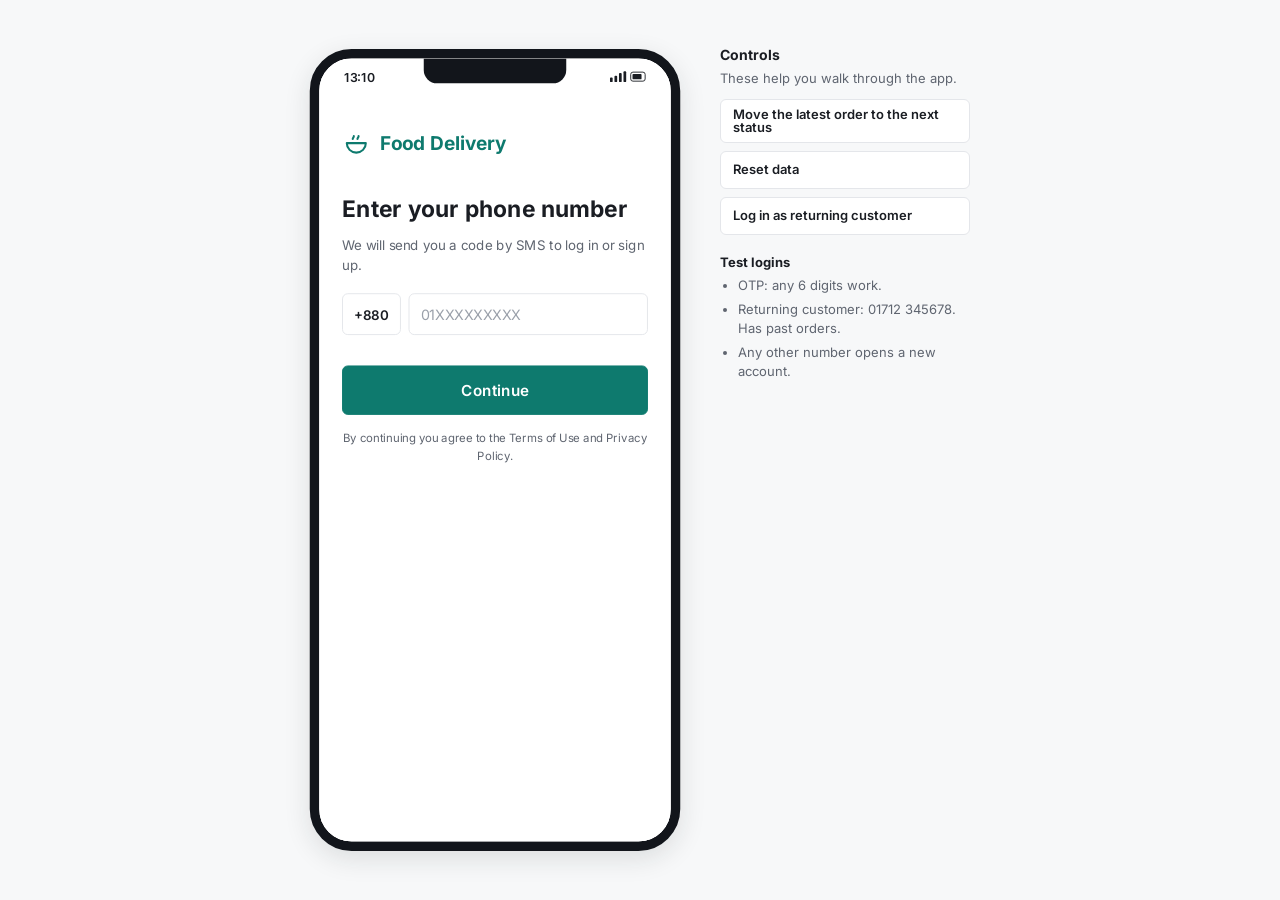
<file: food-delivery-app/index.html>
<!doctype html>
<html lang="en">
<head>
<meta charset="utf-8">
<meta name="viewport" content="width=device-width, initial-scale=1">
<title>FoodApp</title>
<link rel="icon" href="data:,">
<link rel="stylesheet" href="shared/app.css">
<link rel="stylesheet" href="customer.css">
</head>
<body>
<main class="bx-stage" id="bx-stage">
  <div class="bx-fit">
    <div class="fd-phone" id="bx-phone">
      <div class="fd-phone-notch" aria-hidden="true"></div>
      <div class="bx-app" id="bx-app" data-testid="customer-app">
      </div>
    </div>
  </div>
  <aside class="bx-proto" id="bx-proto" aria-label="Controls">
    <h2>Controls</h2>
    <p>These help you walk through the app.</p>
    <button type="button" class="fd-btn" id="bx-proto-advance" data-testid="customer-proto-advance">Move the latest order to the next status</button>
    <button type="button" class="fd-btn" id="bx-proto-reset" data-testid="customer-proto-reset">Reset data</button>
    <button type="button" class="fd-btn" data-testid="proto-login-returning" onclick="window.FD_LOGIN_RETURNING && window.FD_LOGIN_RETURNING()">Log in as returning customer</button>
    <h3>Test logins</h3>
    <ul>
      <li>OTP: any 6 digits work.</li>
      <li>Returning customer: 01712 345678. Has past orders.</li>
      <li>Any other number opens a new account.</li>
    </ul>
  </aside>
</main>
<script src="shared/data.js"></script>
<script src="shared/common.js"></script>
<script src="customer-bn.js"></script>
<script src="customer.js"></script>
</body>
</html>
</file>
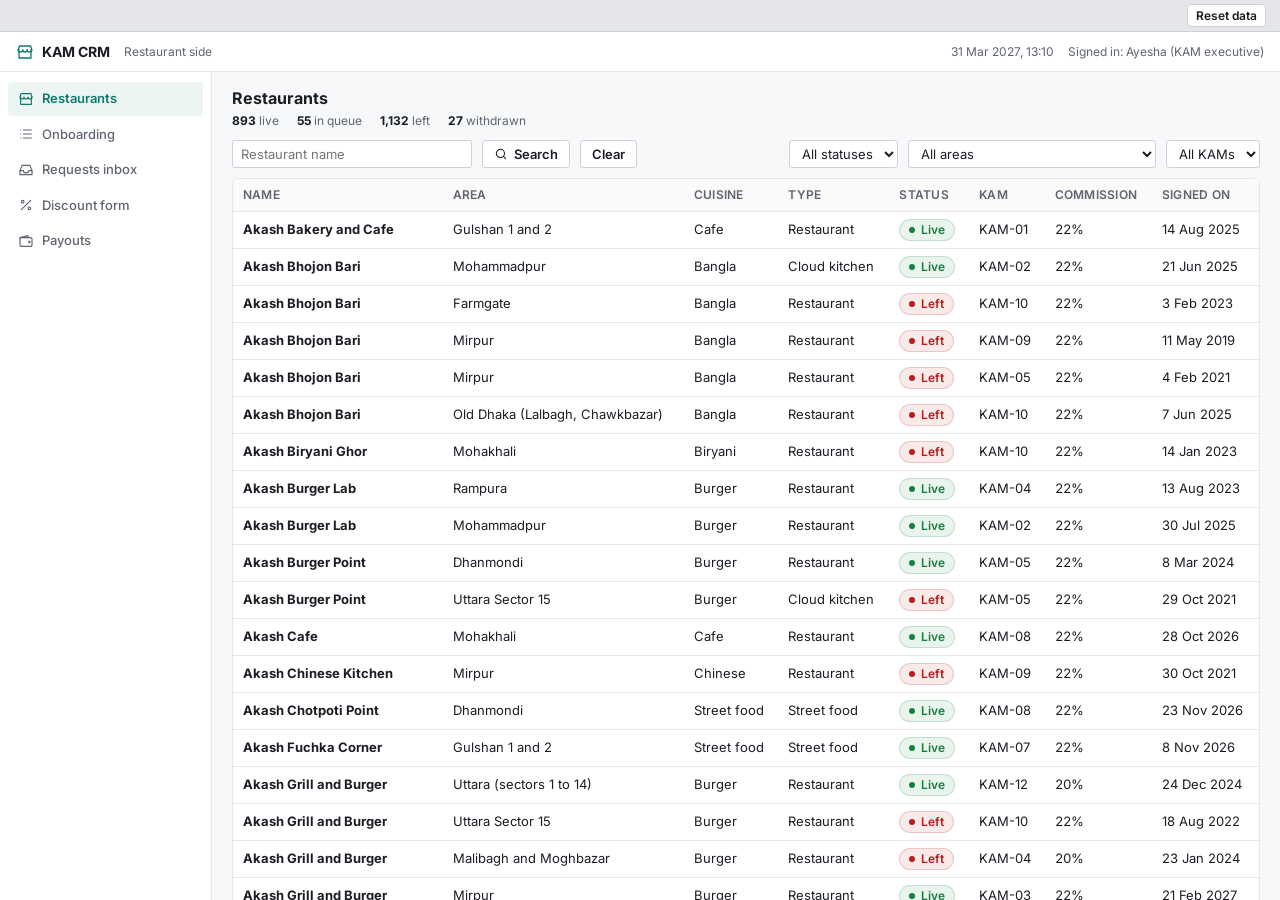
<file: kam-tool/index.html>
<!doctype html>
<html lang="en">
<head>
<meta charset="utf-8">
<meta name="viewport" content="width=device-width, initial-scale=1">
<title>KAM CRM</title>
<link rel="icon" href="data:,">
<link rel="stylesheet" href="shared/app.css">
<link rel="stylesheet" href="kam.css">
</head>
<body class="tool-strip-on">
<div class="tool-strip"><button type="button" class="tool-reset" data-testid="reset-data" onclick="if(confirm('Reset all saved data?')){try{FD_DATA.resetState()}catch(e){}location.reload()}">Reset data</button></div>
<div id="app-root" data-testid="kam-app"></div>

<script src="shared/data.js"></script>
<script src="shared/common.js"></script>
<script src="kam.js"></script>
</body>
</html>
</file>
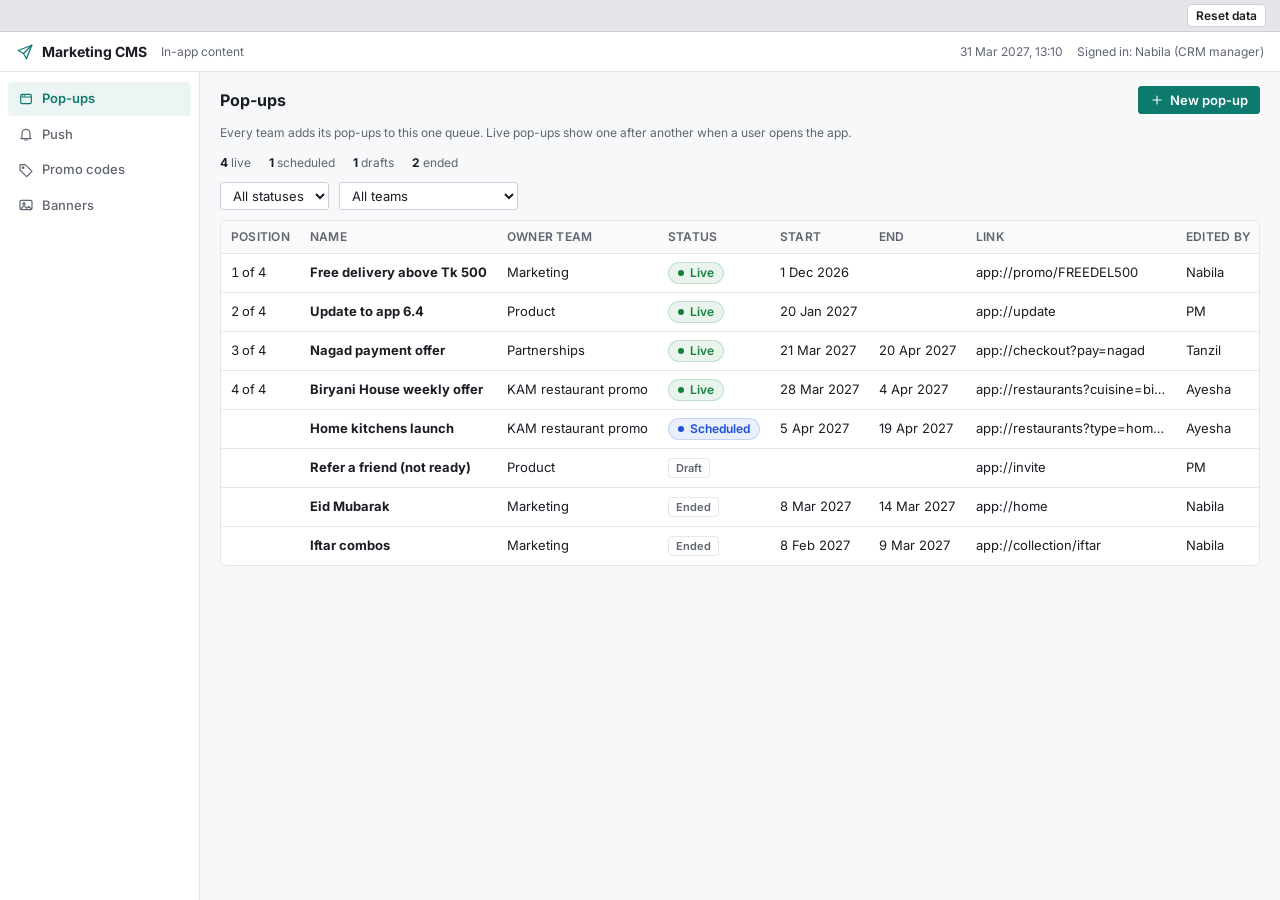
<file: marketing-tool/index.html>
<!doctype html>
<html lang="en">
<head>
<meta charset="utf-8">
<meta name="viewport" content="width=device-width, initial-scale=1">
<title>Marketing CMS</title>
<link rel="icon" href="data:,">
<link rel="stylesheet" href="shared/app.css">
<link rel="stylesheet" href="marketing.css">
</head>
<body class="tool-strip-on">
<div class="tool-strip"><button type="button" class="tool-reset" data-testid="reset-data" onclick="if(confirm('Reset all saved data?')){try{FD_DATA.resetState()}catch(e){}location.reload()}">Reset data</button></div>
<div id="app-root" data-testid="marketing-app"></div>

<script src="shared/data.js"></script>
<script src="shared/common.js"></script>
<script src="marketing.js"></script>
</body>
</html>
</file>
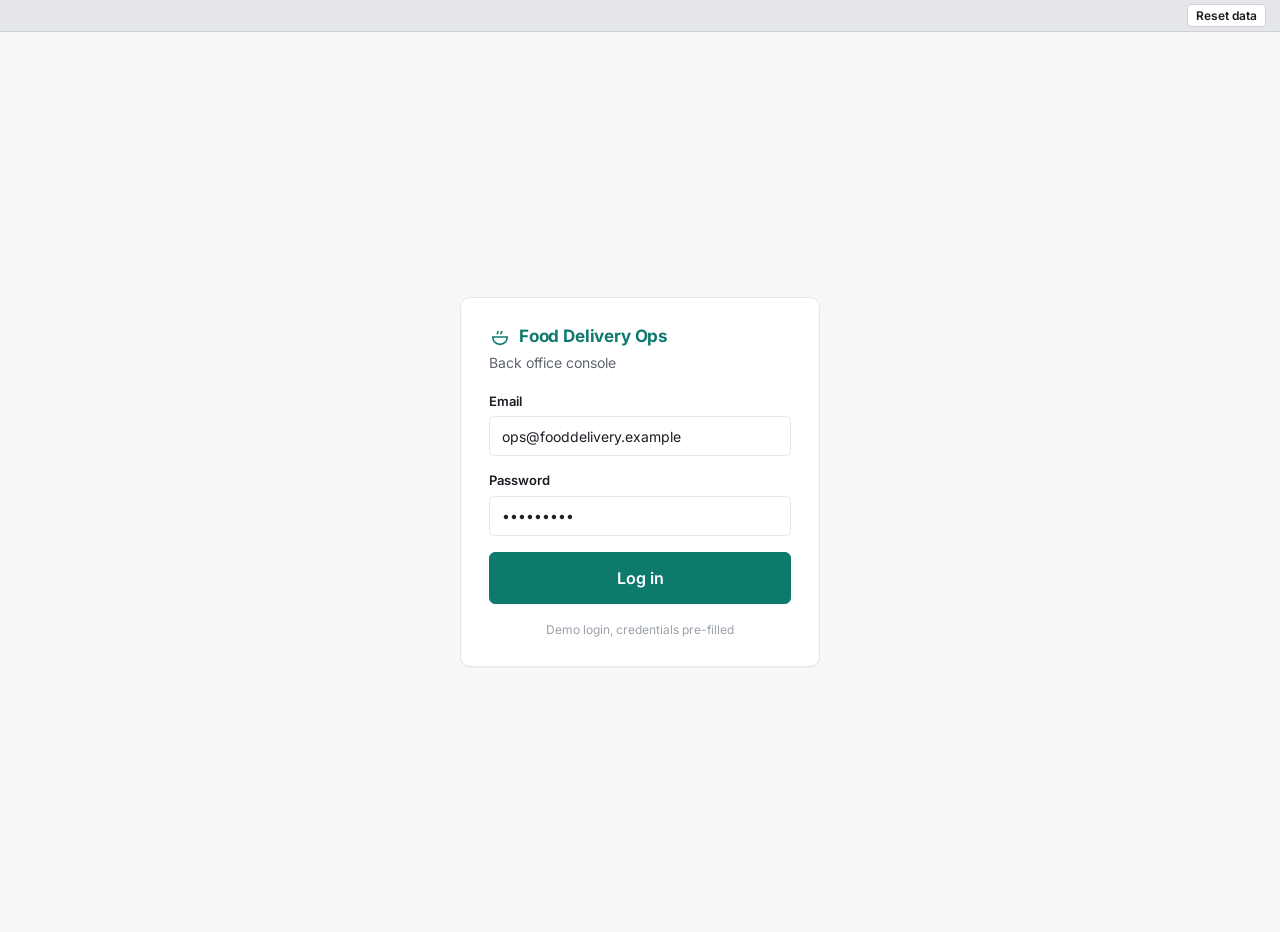
<file: ops-tool/index.html>
<!doctype html>
<html lang="en">
<head>
<meta charset="utf-8">
<meta name="viewport" content="width=device-width, initial-scale=1">
<title>Food Delivery Ops</title>
<link rel="icon" href="data:,">
<link rel="stylesheet" href="shared/app.css">
<link rel="stylesheet" href="shared/internal.css">
<link rel="stylesheet" href="ops.css">
</head>
<body class="tool-strip-on">
<div class="tool-strip"><button type="button" class="tool-reset" data-testid="reset-data" onclick="if(confirm('Reset all saved data?')){try{FD_DATA.resetState()}catch(e){}location.reload()}">Reset data</button></div>
<div id="ops-root" data-testid="ops-app"></div>

<script src="shared/data.js"></script>
<script src="shared/common.js"></script>
<script src="shared/login.js"></script>
<script src="shared/internal.js"></script>
<script src="ops.js"></script>
</body>
</html>
</file>
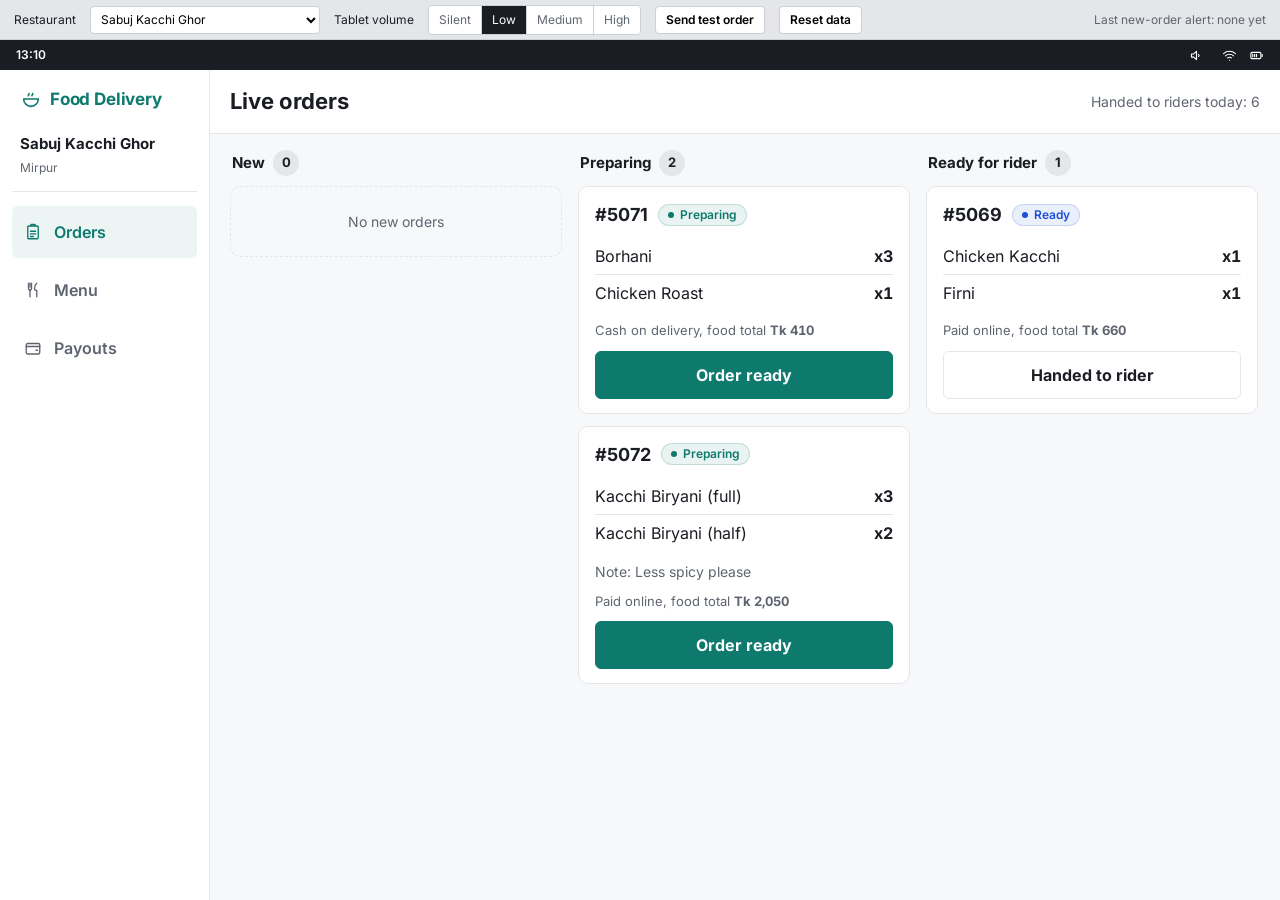
<file: restaurant-app/index.html>
<!doctype html>
<html lang="en">
<head>
<meta charset="utf-8">
<meta name="viewport" content="width=device-width, initial-scale=1">
<title>Food Delivery Restaurant</title>
<link rel="icon" href="data:,">
<link rel="stylesheet" href="shared/app.css">
<link rel="stylesheet" href="restaurant.css">
</head>
<body>
<div class="rc-root" id="rc-root" data-testid="restaurant-app"></div>

<script src="shared/data.js"></script>
<script src="shared/store.js"></script>
<script src="shared/common.js"></script>
<script src="restaurant.js"></script>
</body>
</html>
</file>
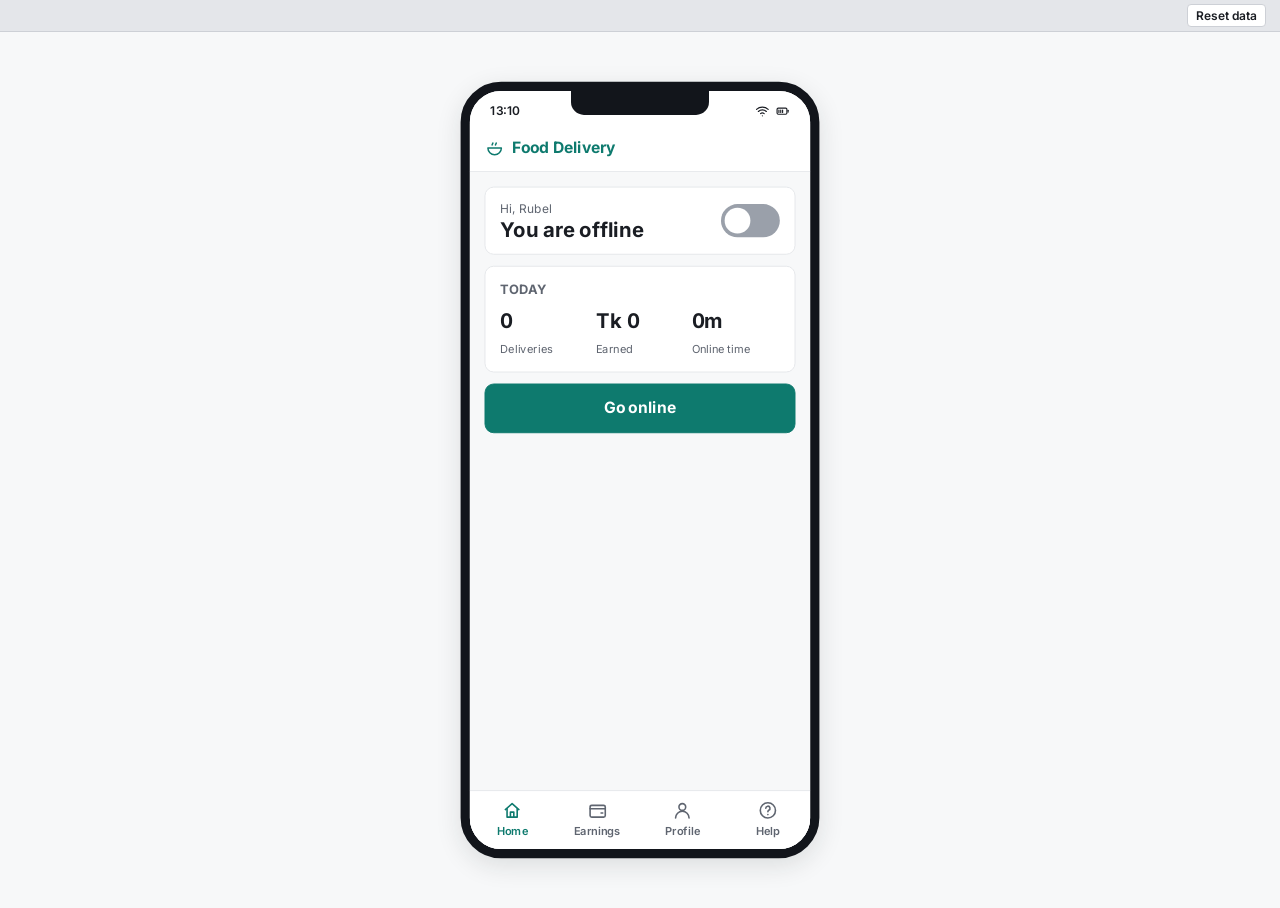
<file: rider-app/index.html>
<!doctype html>
<html lang="en">
<head>
<meta charset="utf-8">
<meta name="viewport" content="width=device-width, initial-scale=1">
<title>Food Delivery Rider</title>
<link rel="icon" href="data:,">
<link rel="stylesheet" href="shared/app.css">
<link rel="stylesheet" href="rider.css">
</head>
<body class="tool-strip-on">
<div class="tool-strip"><button type="button" class="tool-reset" data-testid="reset-data" onclick="if(confirm('Reset all saved data?')){try{FD_DATA.resetState()}catch(e){}location.reload()}">Reset data</button></div>
<main class="rd-stage" id="rd-stage">
  <div class="fd-phone" id="rd-phone">
    <div class="fd-phone-notch"></div>
    <div class="rd-app" id="rd-app" data-testid="rider-app"></div>
  </div>
</main>

<script src="shared/data.js"></script>
<script src="shared/common.js"></script>
<script src="rider.js"></script>
</body>
</html>
</file>
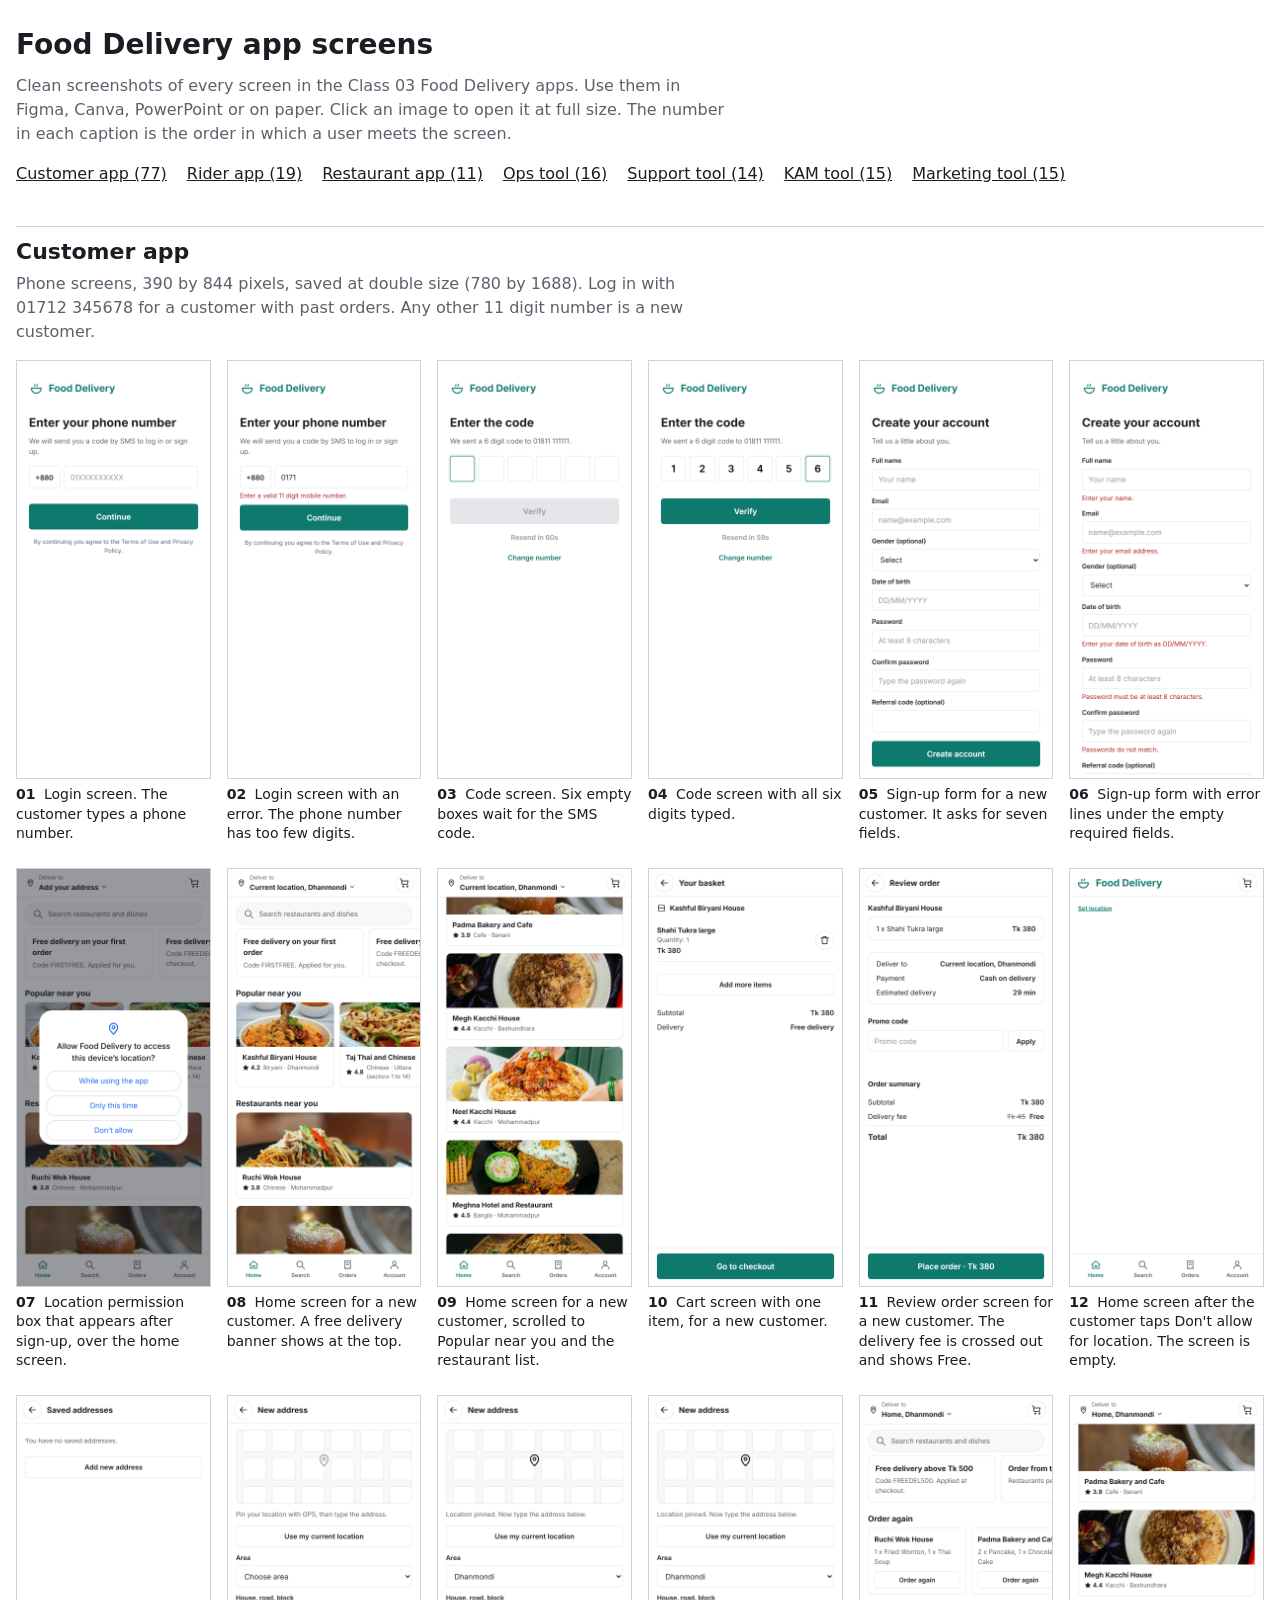
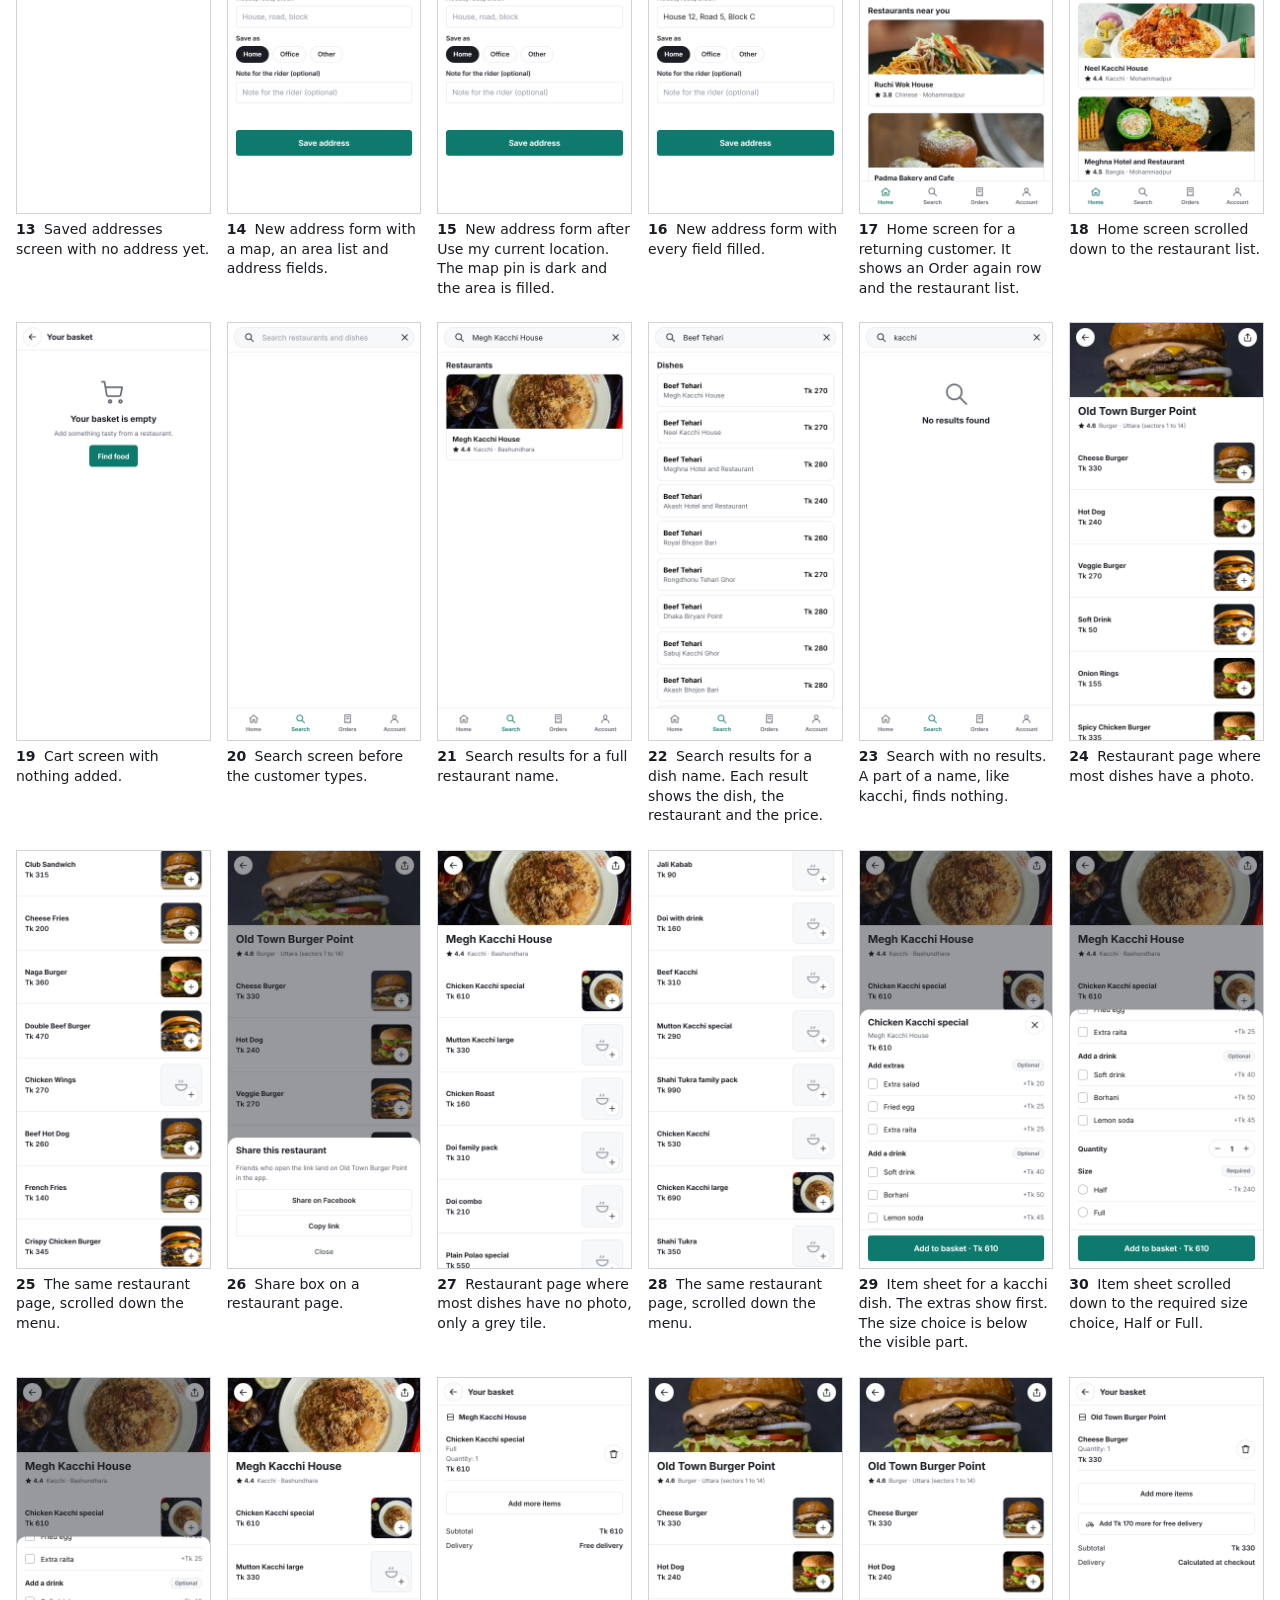
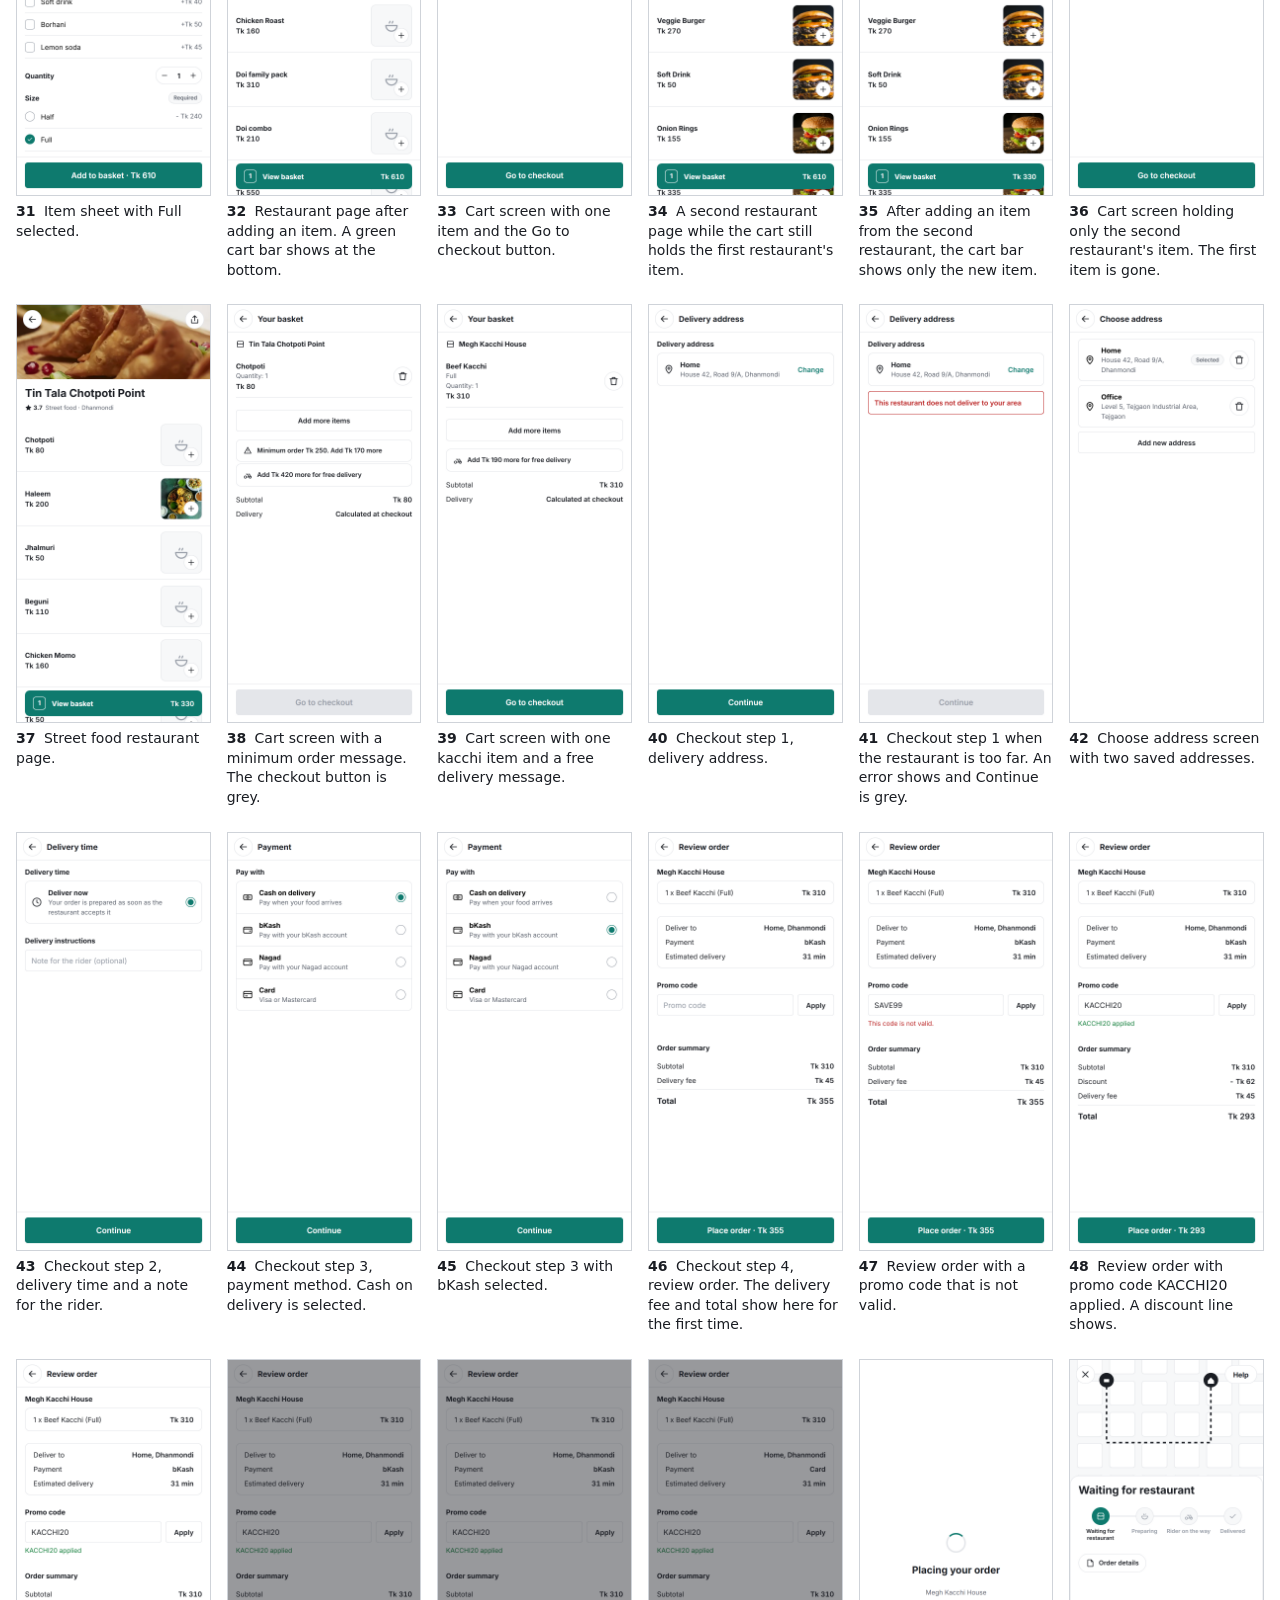
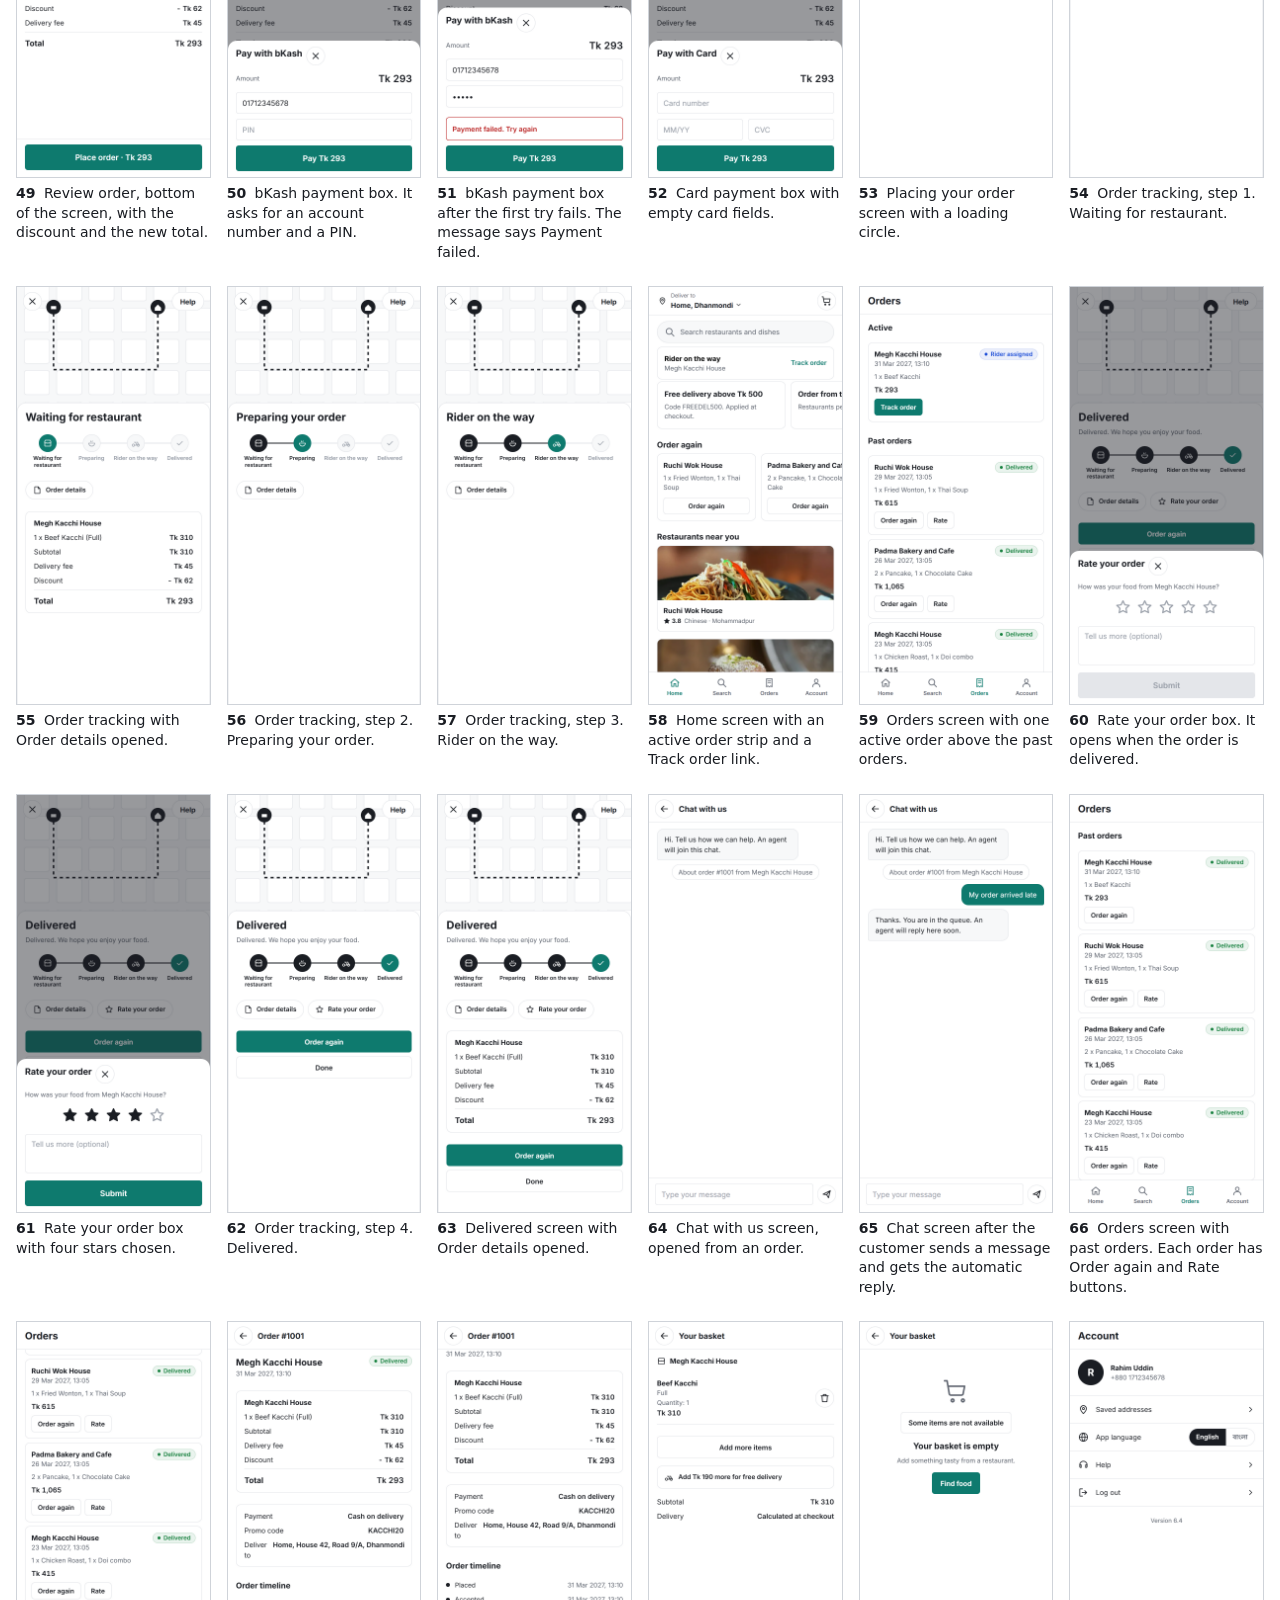
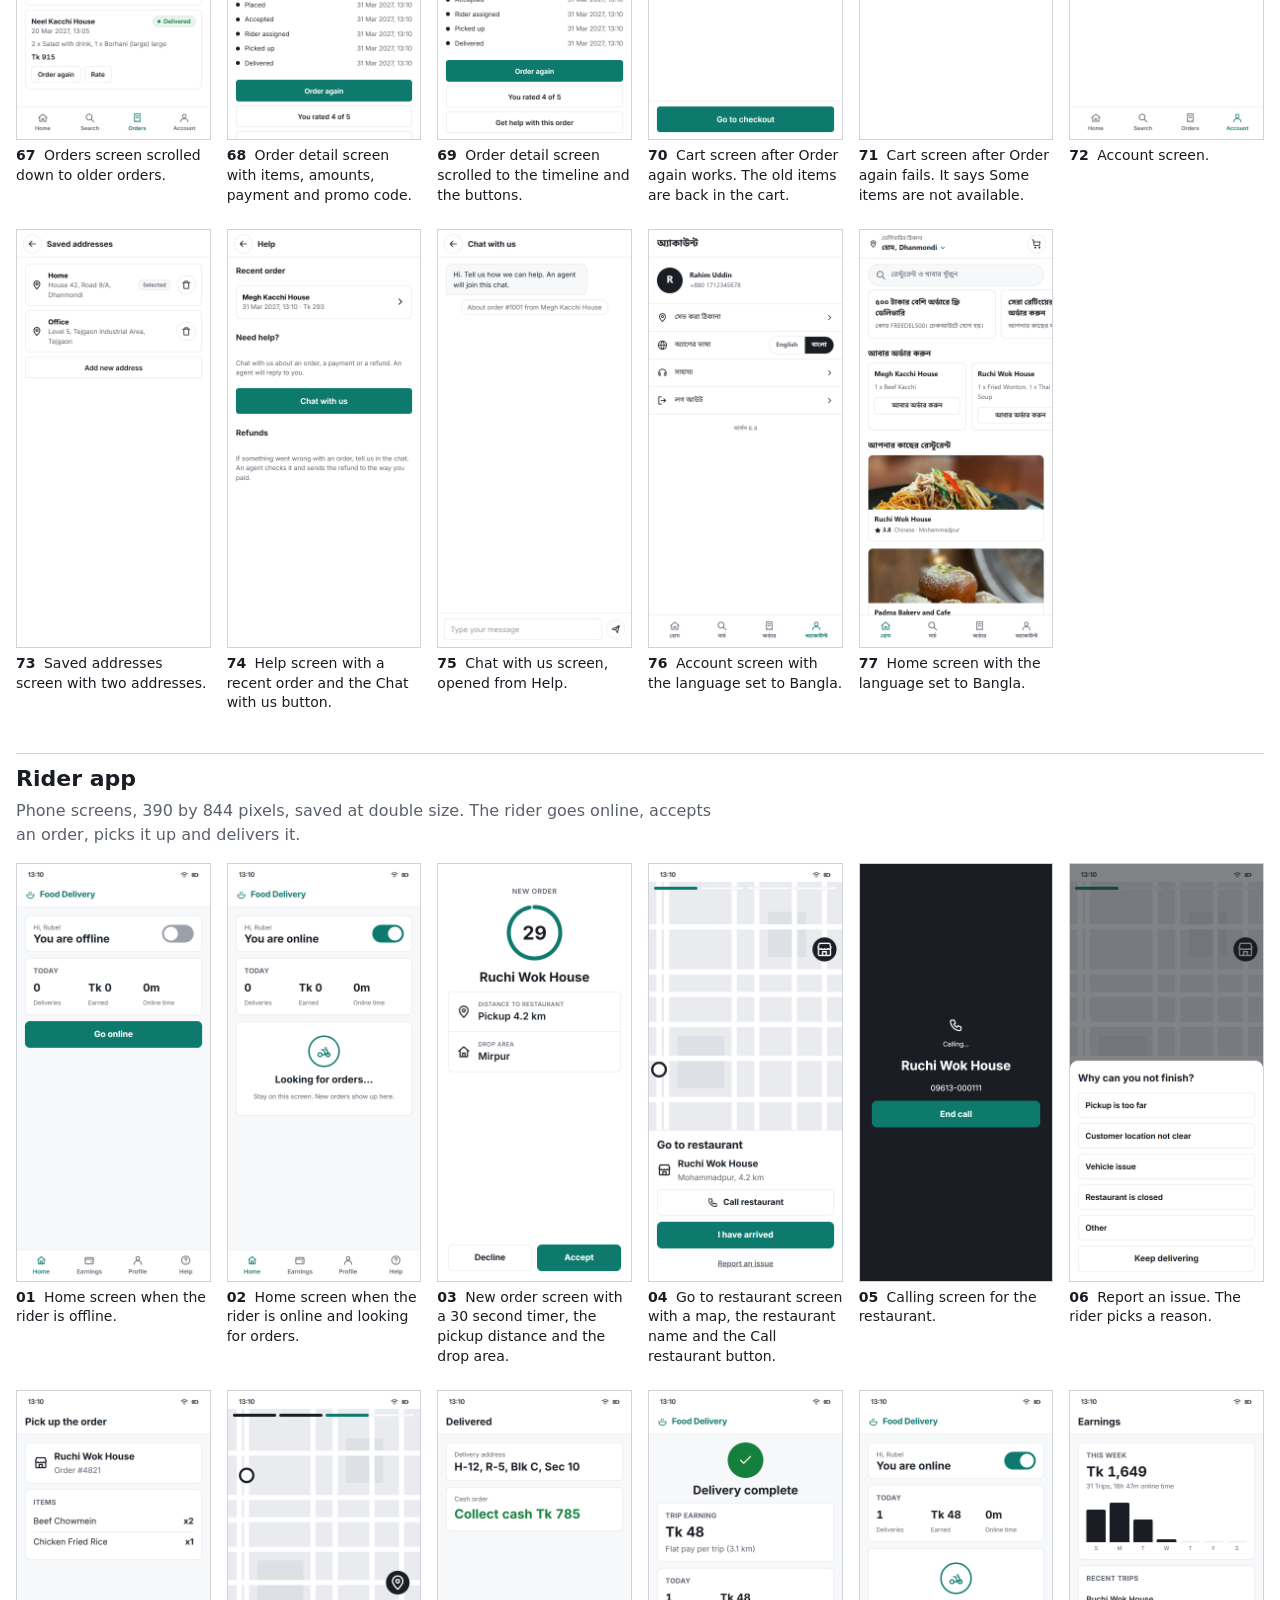
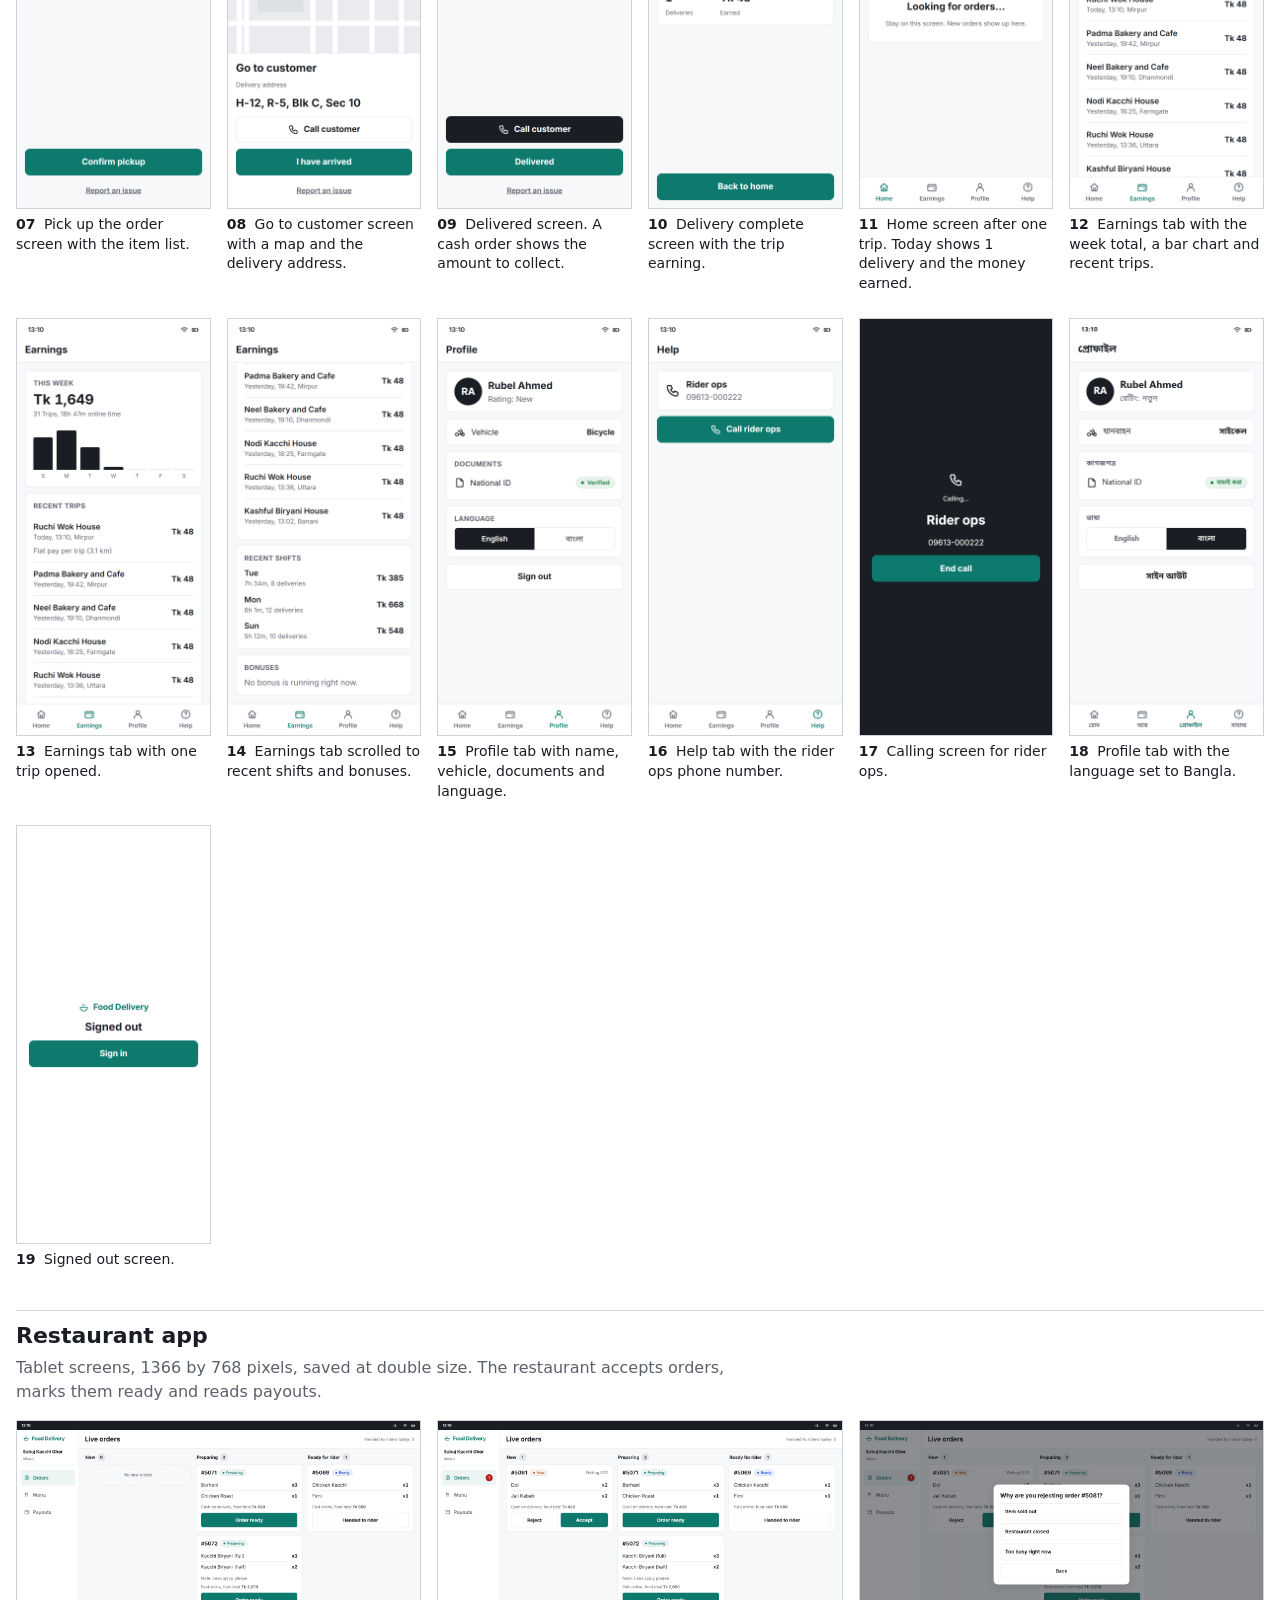
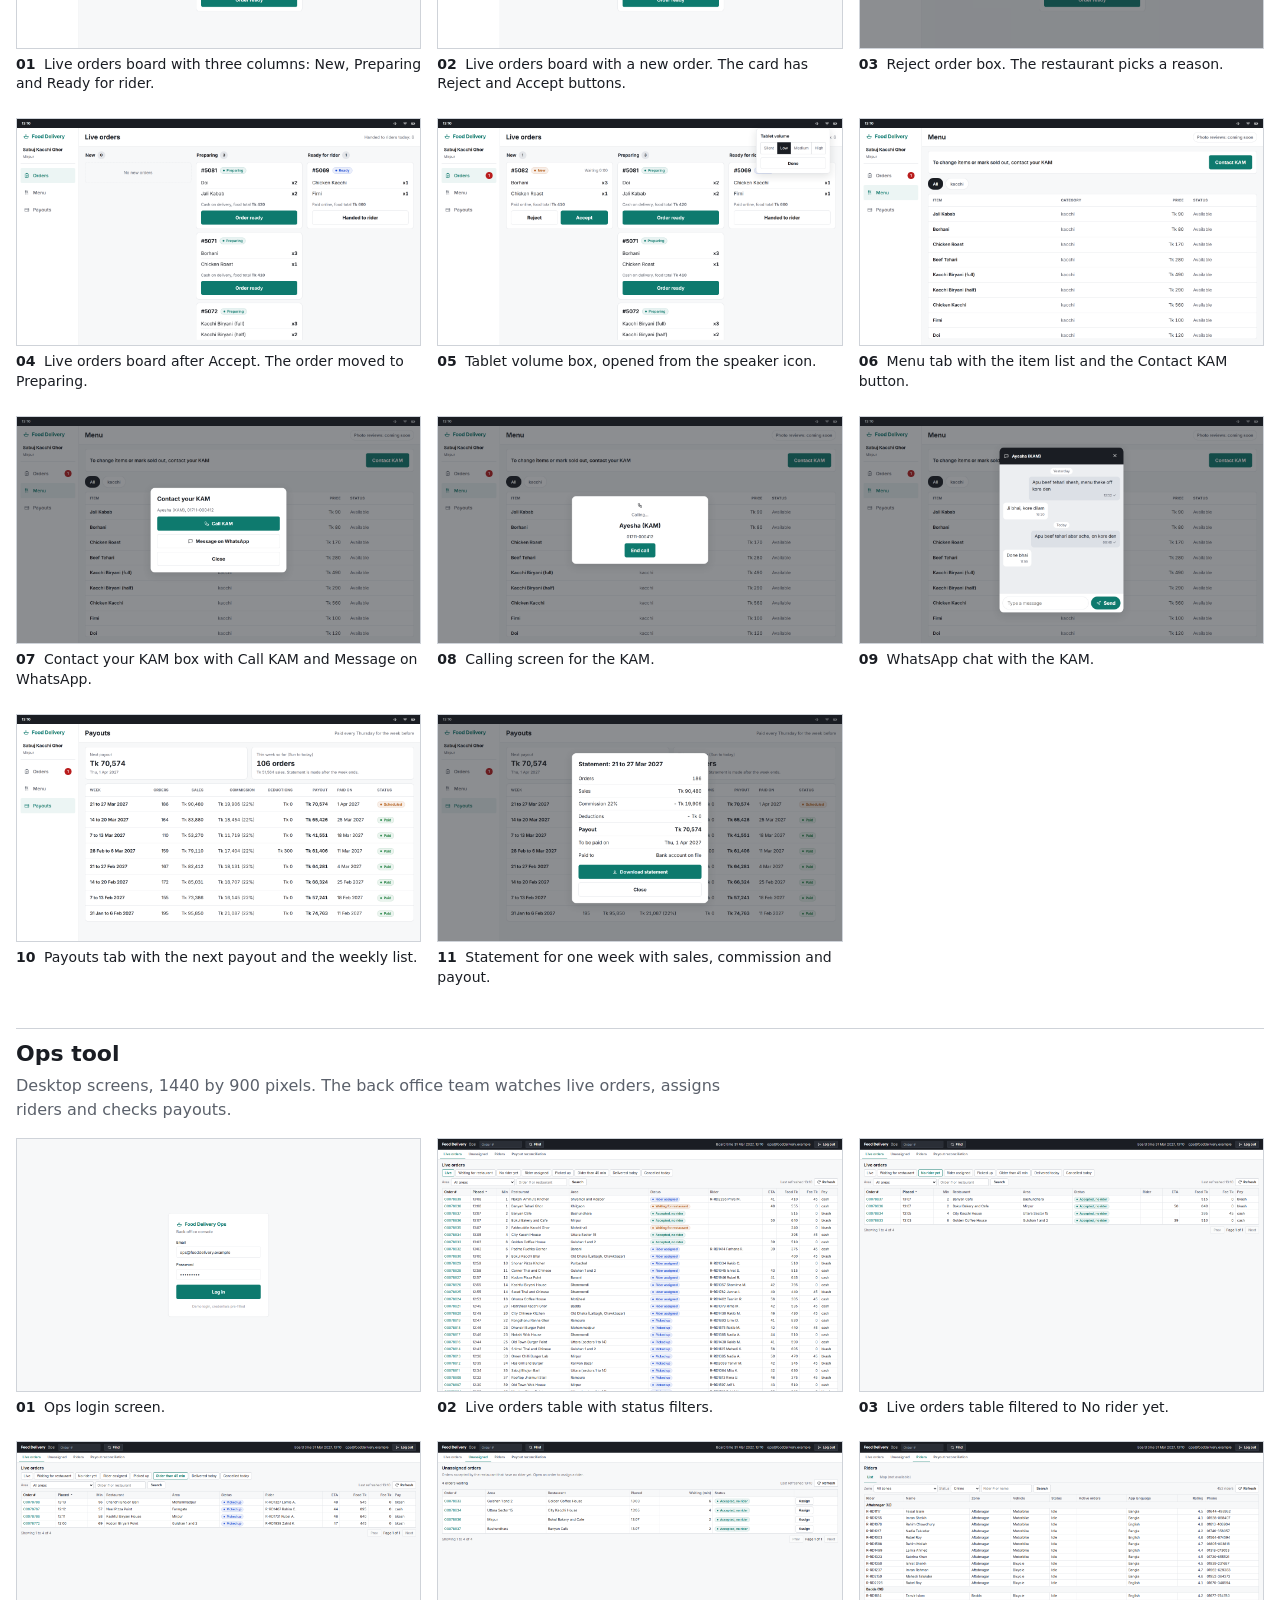
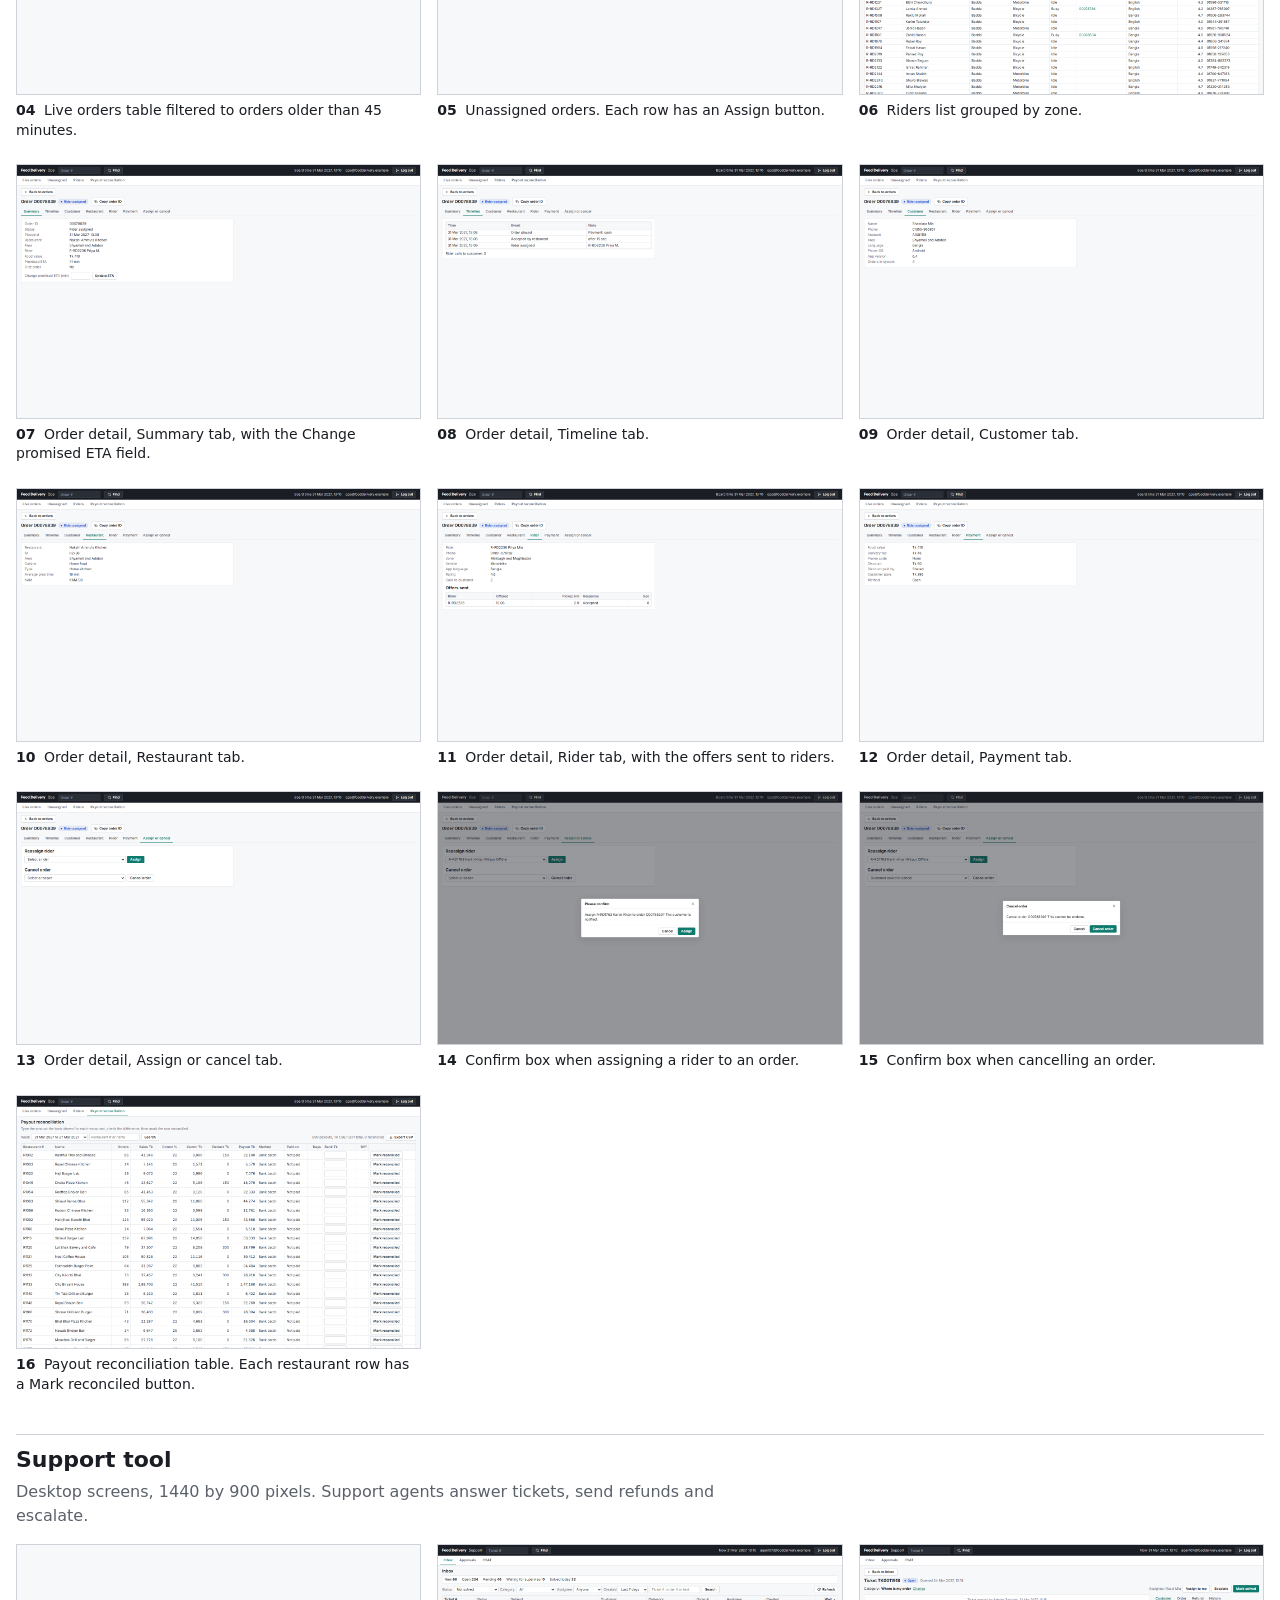
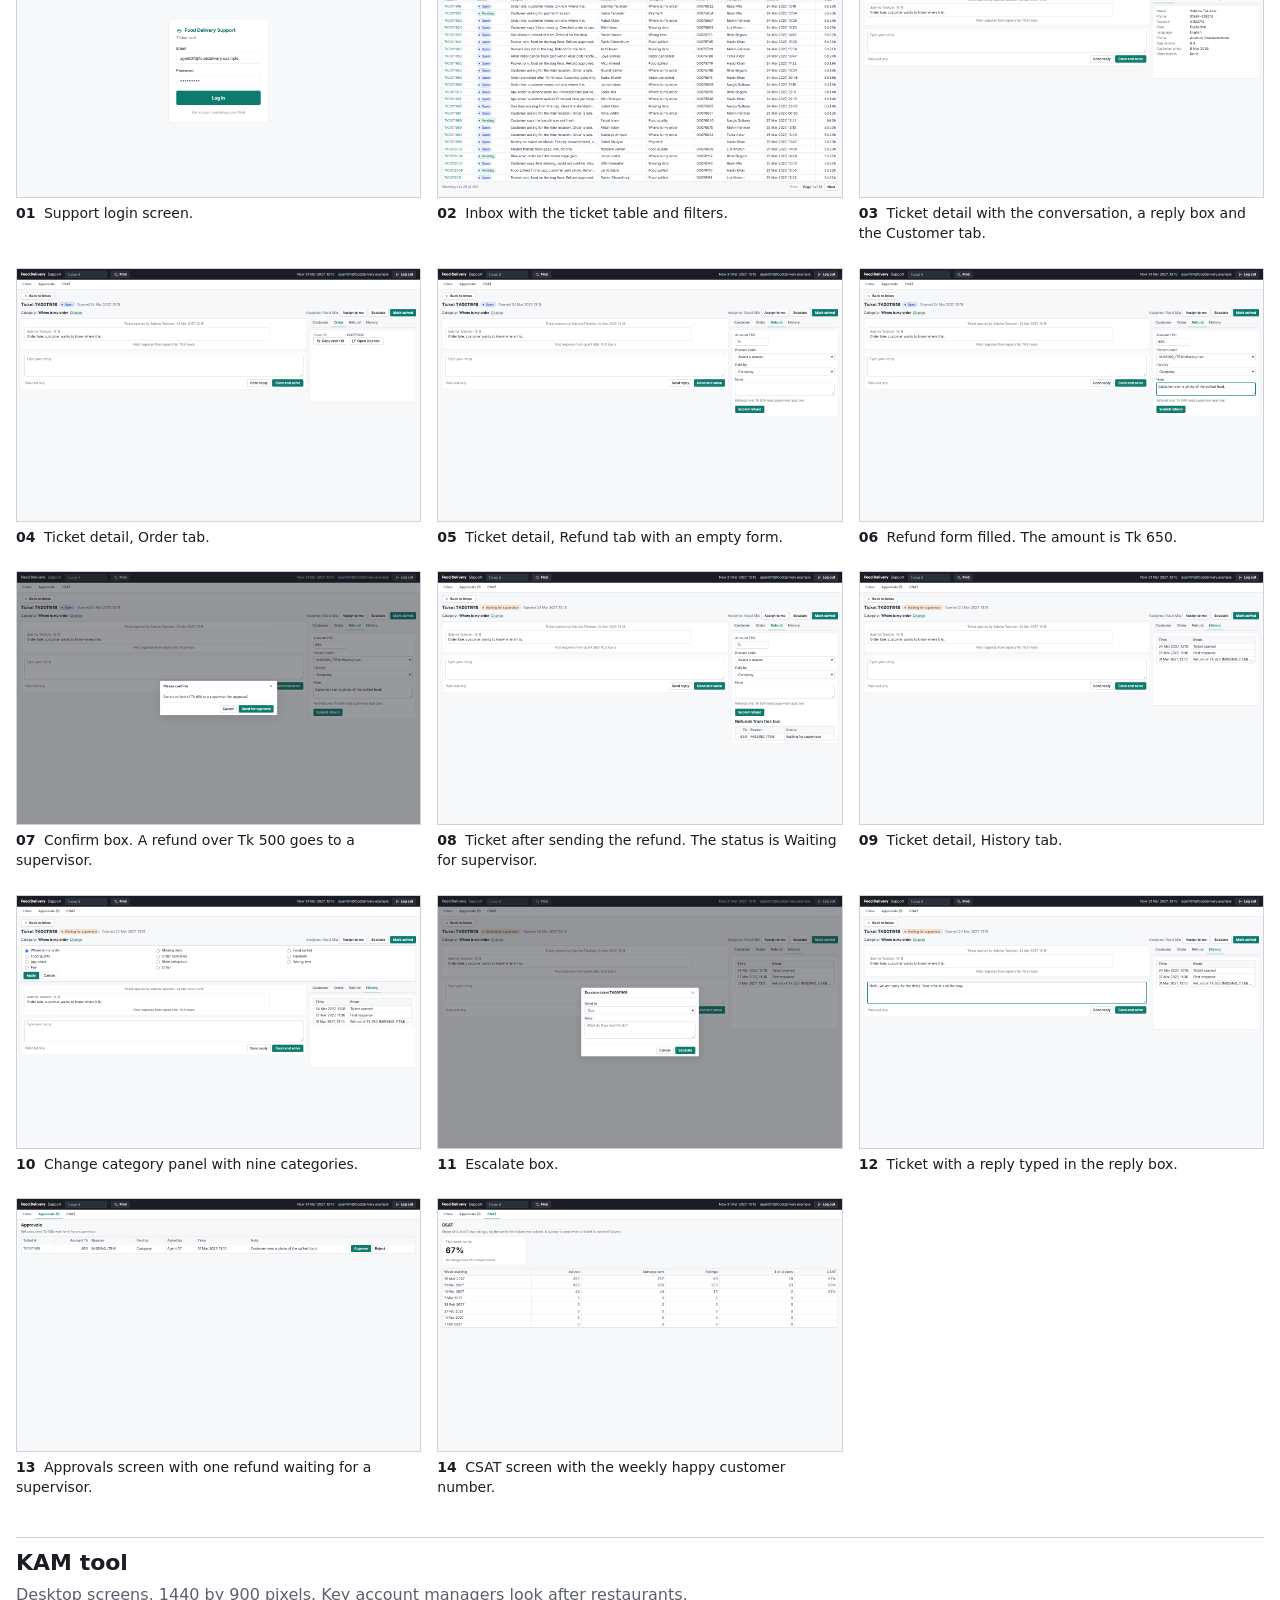
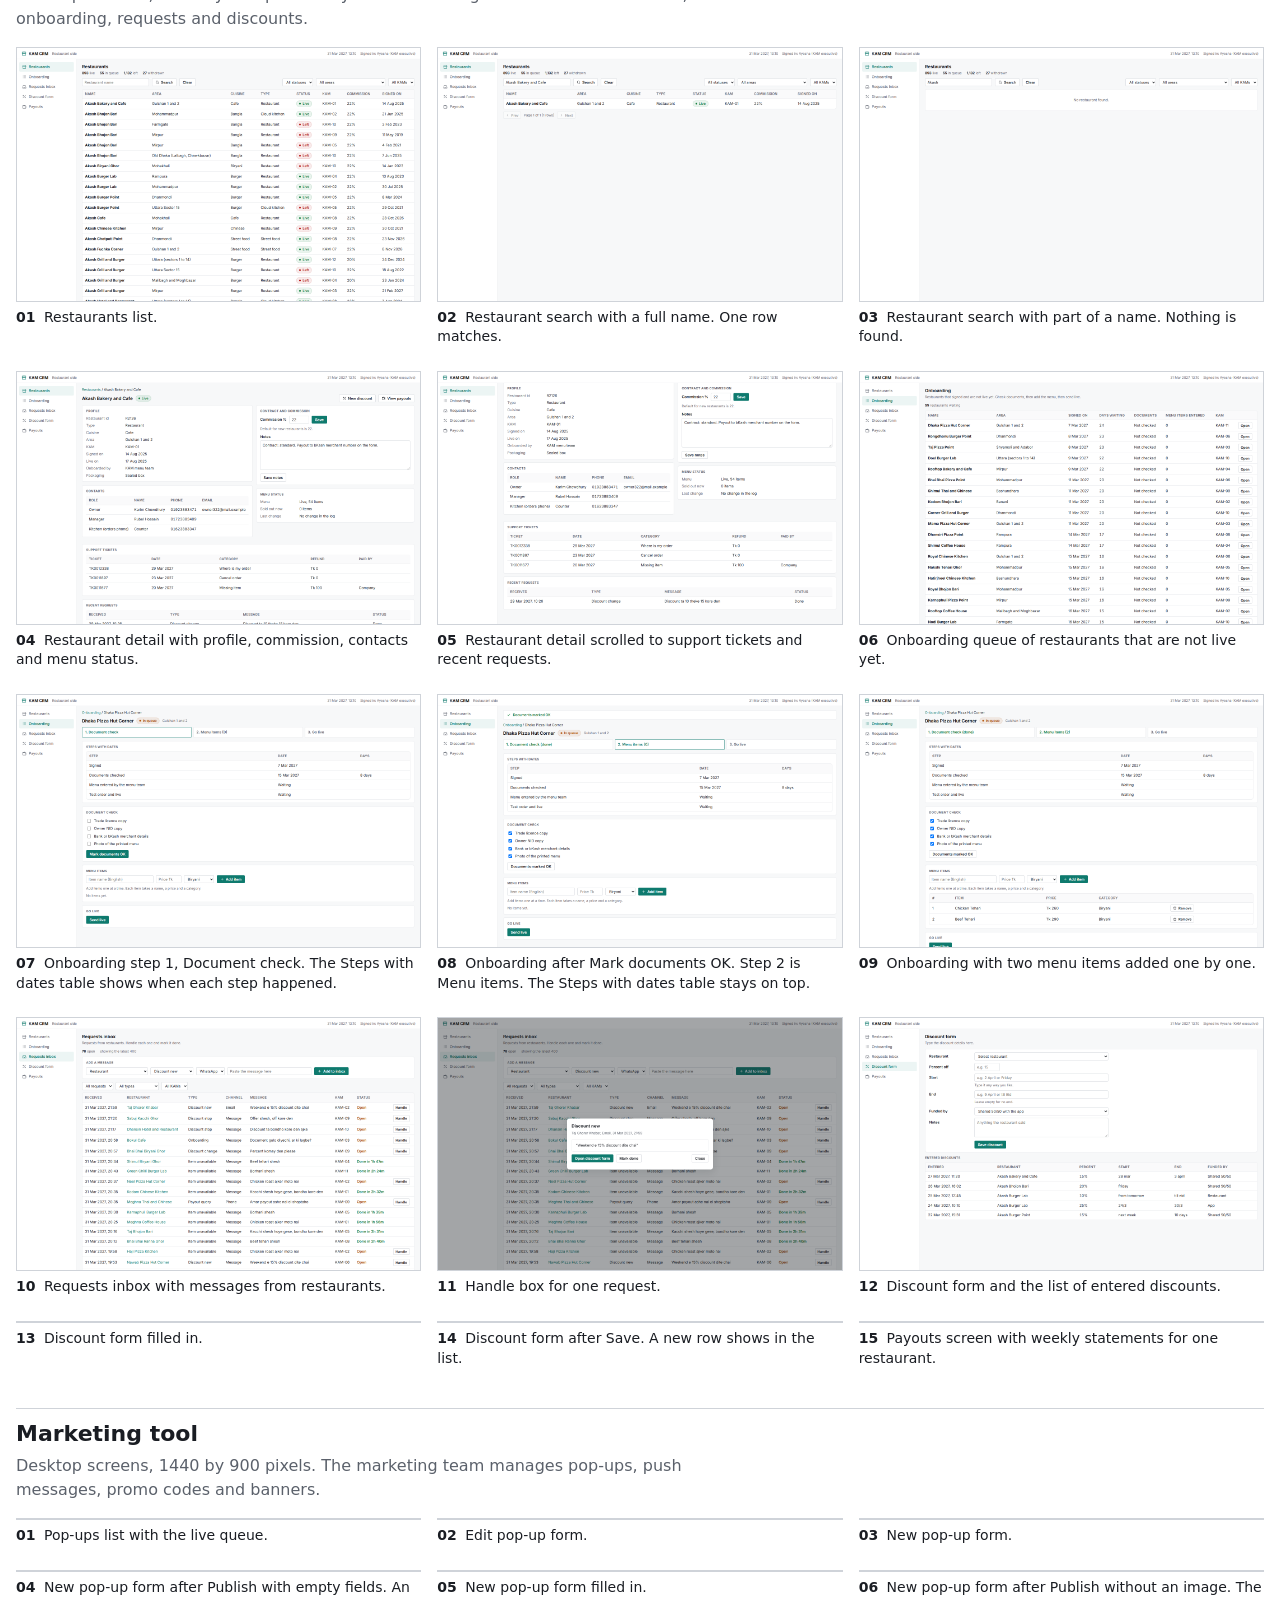
<file: screenshots/index.html>
<!doctype html>
<html lang="en">
<head>
<meta charset="utf-8">
<meta name="viewport" content="width=device-width, initial-scale=1">
<title>Food Delivery app screens</title>
<style>
:root{--ink:#1a1d23;--grey:#5b616b;--line:#cfd3d9;--bg:#ffffff}
@media (prefers-color-scheme: dark){:root{--ink:#e8eaed;--grey:#a0a6af;--line:#3a3f47;--bg:#14161a}}
*{box-sizing:border-box}
body{margin:0;background:var(--bg);color:var(--ink);font:16px/1.5 system-ui,-apple-system,"Segoe UI",Roboto,sans-serif}
main{max-width:1280px;margin:0 auto;padding:24px 16px 64px}
h1{font-size:28px;margin:0 0 8px}
h2{font-size:22px;margin:40px 0 4px;padding-top:8px;border-top:1px solid var(--line)}
p{margin:0 0 12px;color:var(--grey);max-width:70ch}
nav{display:flex;flex-wrap:wrap;gap:8px 20px;margin:16px 0 8px}
nav a{color:var(--ink)}
.grid{display:grid;gap:24px 16px;margin-top:16px}
.grid.phone{grid-template-columns:repeat(auto-fill,minmax(190px,1fr))}
.grid.wide{grid-template-columns:repeat(auto-fill,minmax(360px,1fr))}
figure{margin:0}
figure img{display:block;width:100%;height:auto;border:1px solid var(--line)}
figcaption{font-size:14px;line-height:1.4;margin-top:6px;color:var(--ink)}
figcaption b{margin-right:4px}
</style>
</head>
<body>
<main>
<h1>Food Delivery app screens</h1>
<p>Clean screenshots of every screen in the Class 03 Food Delivery apps. Use them in Figma, Canva, PowerPoint or on paper. Click an image to open it at full size. The number in each caption is the order in which a user meets the screen.</p>
<nav><a href="#customer">Customer app (77)</a>
<a href="#rider">Rider app (19)</a>
<a href="#restaurant">Restaurant app (11)</a>
<a href="#ops">Ops tool (16)</a>
<a href="#support">Support tool (14)</a>
<a href="#kam">KAM tool (15)</a>
<a href="#marketing">Marketing tool (15)</a></nav>
<section id="customer"><h2>Customer app</h2><p class="blurb">Phone screens, 390 by 844 pixels, saved at double size (780 by 1688). Log in with 01712 345678 for a customer with past orders. Any other 11 digit number is a new customer.</p><div class="grid phone"><figure><a href="customer/01-login-phone.png" target="_blank"><img src="customer/01-login-phone.png" alt="Login screen. The customer types a phone number." loading="lazy"></a><figcaption><b>01</b> Login screen. The customer types a phone number.</figcaption></figure>
<figure><a href="customer/02-login-phone-error.png" target="_blank"><img src="customer/02-login-phone-error.png" alt="Login screen with an error. The phone number has too few digits." loading="lazy"></a><figcaption><b>02</b> Login screen with an error. The phone number has too few digits.</figcaption></figure>
<figure><a href="customer/03-login-code.png" target="_blank"><img src="customer/03-login-code.png" alt="Code screen. Six empty boxes wait for the SMS code." loading="lazy"></a><figcaption><b>03</b> Code screen. Six empty boxes wait for the SMS code.</figcaption></figure>
<figure><a href="customer/04-login-code-filled.png" target="_blank"><img src="customer/04-login-code-filled.png" alt="Code screen with all six digits typed." loading="lazy"></a><figcaption><b>04</b> Code screen with all six digits typed.</figcaption></figure>
<figure><a href="customer/05-signup-form.png" target="_blank"><img src="customer/05-signup-form.png" alt="Sign-up form for a new customer. It asks for seven fields." loading="lazy"></a><figcaption><b>05</b> Sign-up form for a new customer. It asks for seven fields.</figcaption></figure>
<figure><a href="customer/06-signup-form-errors.png" target="_blank"><img src="customer/06-signup-form-errors.png" alt="Sign-up form with error lines under the empty required fields." loading="lazy"></a><figcaption><b>06</b> Sign-up form with error lines under the empty required fields.</figcaption></figure>
<figure><a href="customer/07-location-prompt.png" target="_blank"><img src="customer/07-location-prompt.png" alt="Location permission box that appears after sign-up, over the home screen." loading="lazy"></a><figcaption><b>07</b> Location permission box that appears after sign-up, over the home screen.</figcaption></figure>
<figure><a href="customer/08-home-new-customer.png" target="_blank"><img src="customer/08-home-new-customer.png" alt="Home screen for a new customer. A free delivery banner shows at the top." loading="lazy"></a><figcaption><b>08</b> Home screen for a new customer. A free delivery banner shows at the top.</figcaption></figure>
<figure><a href="customer/09-home-new-customer-scrolled.png" target="_blank"><img src="customer/09-home-new-customer-scrolled.png" alt="Home screen for a new customer, scrolled to Popular near you and the restaurant list." loading="lazy"></a><figcaption><b>09</b> Home screen for a new customer, scrolled to Popular near you and the restaurant list.</figcaption></figure>
<figure><a href="customer/10-cart-new-customer.png" target="_blank"><img src="customer/10-cart-new-customer.png" alt="Cart screen with one item, for a new customer." loading="lazy"></a><figcaption><b>10</b> Cart screen with one item, for a new customer.</figcaption></figure>
<figure><a href="customer/11-checkout-review-new-customer.png" target="_blank"><img src="customer/11-checkout-review-new-customer.png" alt="Review order screen for a new customer. The delivery fee is crossed out and shows Free." loading="lazy"></a><figcaption><b>11</b> Review order screen for a new customer. The delivery fee is crossed out and shows Free.</figcaption></figure>
<figure><a href="customer/12-home-location-denied.png" target="_blank"><img src="customer/12-home-location-denied.png" alt="Home screen after the customer taps Don&#x27;t allow for location. The screen is empty." loading="lazy"></a><figcaption><b>12</b> Home screen after the customer taps Don&#x27;t allow for location. The screen is empty.</figcaption></figure>
<figure><a href="customer/13-addresses-none.png" target="_blank"><img src="customer/13-addresses-none.png" alt="Saved addresses screen with no address yet." loading="lazy"></a><figcaption><b>13</b> Saved addresses screen with no address yet.</figcaption></figure>
<figure><a href="customer/14-add-address-form.png" target="_blank"><img src="customer/14-add-address-form.png" alt="New address form with a map, an area list and address fields." loading="lazy"></a><figcaption><b>14</b> New address form with a map, an area list and address fields.</figcaption></figure>
<figure><a href="customer/15-add-address-pinned.png" target="_blank"><img src="customer/15-add-address-pinned.png" alt="New address form after Use my current location. The map pin is dark and the area is filled." loading="lazy"></a><figcaption><b>15</b> New address form after Use my current location. The map pin is dark and the area is filled.</figcaption></figure>
<figure><a href="customer/16-add-address-filled.png" target="_blank"><img src="customer/16-add-address-filled.png" alt="New address form with every field filled." loading="lazy"></a><figcaption><b>16</b> New address form with every field filled.</figcaption></figure>
<figure><a href="customer/17-home.png" target="_blank"><img src="customer/17-home.png" alt="Home screen for a returning customer. It shows an Order again row and the restaurant list." loading="lazy"></a><figcaption><b>17</b> Home screen for a returning customer. It shows an Order again row and the restaurant list.</figcaption></figure>
<figure><a href="customer/18-home-scrolled.png" target="_blank"><img src="customer/18-home-scrolled.png" alt="Home screen scrolled down to the restaurant list." loading="lazy"></a><figcaption><b>18</b> Home screen scrolled down to the restaurant list.</figcaption></figure>
<figure><a href="customer/19-cart-empty.png" target="_blank"><img src="customer/19-cart-empty.png" alt="Cart screen with nothing added." loading="lazy"></a><figcaption><b>19</b> Cart screen with nothing added.</figcaption></figure>
<figure><a href="customer/20-search-empty.png" target="_blank"><img src="customer/20-search-empty.png" alt="Search screen before the customer types." loading="lazy"></a><figcaption><b>20</b> Search screen before the customer types.</figcaption></figure>
<figure><a href="customer/21-search-results-restaurant.png" target="_blank"><img src="customer/21-search-results-restaurant.png" alt="Search results for a full restaurant name." loading="lazy"></a><figcaption><b>21</b> Search results for a full restaurant name.</figcaption></figure>
<figure><a href="customer/22-search-results-dish.png" target="_blank"><img src="customer/22-search-results-dish.png" alt="Search results for a dish name. Each result shows the dish, the restaurant and the price." loading="lazy"></a><figcaption><b>22</b> Search results for a dish name. Each result shows the dish, the restaurant and the price.</figcaption></figure>
<figure><a href="customer/23-search-no-results.png" target="_blank"><img src="customer/23-search-no-results.png" alt="Search with no results. A part of a name, like kacchi, finds nothing." loading="lazy"></a><figcaption><b>23</b> Search with no results. A part of a name, like kacchi, finds nothing.</figcaption></figure>
<figure><a href="customer/24-restaurant-many-photos.png" target="_blank"><img src="customer/24-restaurant-many-photos.png" alt="Restaurant page where most dishes have a photo." loading="lazy"></a><figcaption><b>24</b> Restaurant page where most dishes have a photo.</figcaption></figure>
<figure><a href="customer/25-restaurant-many-photos-scrolled.png" target="_blank"><img src="customer/25-restaurant-many-photos-scrolled.png" alt="The same restaurant page, scrolled down the menu." loading="lazy"></a><figcaption><b>25</b> The same restaurant page, scrolled down the menu.</figcaption></figure>
<figure><a href="customer/26-share-sheet.png" target="_blank"><img src="customer/26-share-sheet.png" alt="Share box on a restaurant page." loading="lazy"></a><figcaption><b>26</b> Share box on a restaurant page.</figcaption></figure>
<figure><a href="customer/27-restaurant-few-photos.png" target="_blank"><img src="customer/27-restaurant-few-photos.png" alt="Restaurant page where most dishes have no photo, only a grey tile." loading="lazy"></a><figcaption><b>27</b> Restaurant page where most dishes have no photo, only a grey tile.</figcaption></figure>
<figure><a href="customer/28-restaurant-few-photos-scrolled.png" target="_blank"><img src="customer/28-restaurant-few-photos-scrolled.png" alt="The same restaurant page, scrolled down the menu." loading="lazy"></a><figcaption><b>28</b> The same restaurant page, scrolled down the menu.</figcaption></figure>
<figure><a href="customer/29-item-sheet-top.png" target="_blank"><img src="customer/29-item-sheet-top.png" alt="Item sheet for a kacchi dish. The extras show first. The size choice is below the visible part." loading="lazy"></a><figcaption><b>29</b> Item sheet for a kacchi dish. The extras show first. The size choice is below the visible part.</figcaption></figure>
<figure><a href="customer/30-item-sheet-size-choice.png" target="_blank"><img src="customer/30-item-sheet-size-choice.png" alt="Item sheet scrolled down to the required size choice, Half or Full." loading="lazy"></a><figcaption><b>30</b> Item sheet scrolled down to the required size choice, Half or Full.</figcaption></figure>
<figure><a href="customer/31-item-sheet-size-chosen.png" target="_blank"><img src="customer/31-item-sheet-size-chosen.png" alt="Item sheet with Full selected." loading="lazy"></a><figcaption><b>31</b> Item sheet with Full selected.</figcaption></figure>
<figure><a href="customer/32-restaurant-with-cart-bar.png" target="_blank"><img src="customer/32-restaurant-with-cart-bar.png" alt="Restaurant page after adding an item. A green cart bar shows at the bottom." loading="lazy"></a><figcaption><b>32</b> Restaurant page after adding an item. A green cart bar shows at the bottom.</figcaption></figure>
<figure><a href="customer/33-cart.png" target="_blank"><img src="customer/33-cart.png" alt="Cart screen with one item and the Go to checkout button." loading="lazy"></a><figcaption><b>33</b> Cart screen with one item and the Go to checkout button.</figcaption></figure>
<figure><a href="customer/34-restaurant-cart-bar-first-cart.png" target="_blank"><img src="customer/34-restaurant-cart-bar-first-cart.png" alt="A second restaurant page while the cart still holds the first restaurant&#x27;s item." loading="lazy"></a><figcaption><b>34</b> A second restaurant page while the cart still holds the first restaurant&#x27;s item.</figcaption></figure>
<figure><a href="customer/35-restaurant-cart-bar-second-restaurant.png" target="_blank"><img src="customer/35-restaurant-cart-bar-second-restaurant.png" alt="After adding an item from the second restaurant, the cart bar shows only the new item." loading="lazy"></a><figcaption><b>35</b> After adding an item from the second restaurant, the cart bar shows only the new item.</figcaption></figure>
<figure><a href="customer/36-cart-second-restaurant.png" target="_blank"><img src="customer/36-cart-second-restaurant.png" alt="Cart screen holding only the second restaurant&#x27;s item. The first item is gone." loading="lazy"></a><figcaption><b>36</b> Cart screen holding only the second restaurant&#x27;s item. The first item is gone.</figcaption></figure>
<figure><a href="customer/37-restaurant-street-food.png" target="_blank"><img src="customer/37-restaurant-street-food.png" alt="Street food restaurant page." loading="lazy"></a><figcaption><b>37</b> Street food restaurant page.</figcaption></figure>
<figure><a href="customer/38-cart-minimum-order.png" target="_blank"><img src="customer/38-cart-minimum-order.png" alt="Cart screen with a minimum order message. The checkout button is grey." loading="lazy"></a><figcaption><b>38</b> Cart screen with a minimum order message. The checkout button is grey.</figcaption></figure>
<figure><a href="customer/39-cart-before-checkout.png" target="_blank"><img src="customer/39-cart-before-checkout.png" alt="Cart screen with one kacchi item and a free delivery message." loading="lazy"></a><figcaption><b>39</b> Cart screen with one kacchi item and a free delivery message.</figcaption></figure>
<figure><a href="customer/40-checkout-address.png" target="_blank"><img src="customer/40-checkout-address.png" alt="Checkout step 1, delivery address." loading="lazy"></a><figcaption><b>40</b> Checkout step 1, delivery address.</figcaption></figure>
<figure><a href="customer/41-checkout-address-too-far.png" target="_blank"><img src="customer/41-checkout-address-too-far.png" alt="Checkout step 1 when the restaurant is too far. An error shows and Continue is grey." loading="lazy"></a><figcaption><b>41</b> Checkout step 1 when the restaurant is too far. An error shows and Continue is grey.</figcaption></figure>
<figure><a href="customer/42-checkout-choose-address.png" target="_blank"><img src="customer/42-checkout-choose-address.png" alt="Choose address screen with two saved addresses." loading="lazy"></a><figcaption><b>42</b> Choose address screen with two saved addresses.</figcaption></figure>
<figure><a href="customer/43-checkout-time.png" target="_blank"><img src="customer/43-checkout-time.png" alt="Checkout step 2, delivery time and a note for the rider." loading="lazy"></a><figcaption><b>43</b> Checkout step 2, delivery time and a note for the rider.</figcaption></figure>
<figure><a href="customer/44-checkout-payment.png" target="_blank"><img src="customer/44-checkout-payment.png" alt="Checkout step 3, payment method. Cash on delivery is selected." loading="lazy"></a><figcaption><b>44</b> Checkout step 3, payment method. Cash on delivery is selected.</figcaption></figure>
<figure><a href="customer/45-checkout-payment-bkash.png" target="_blank"><img src="customer/45-checkout-payment-bkash.png" alt="Checkout step 3 with bKash selected." loading="lazy"></a><figcaption><b>45</b> Checkout step 3 with bKash selected.</figcaption></figure>
<figure><a href="customer/46-checkout-review.png" target="_blank"><img src="customer/46-checkout-review.png" alt="Checkout step 4, review order. The delivery fee and total show here for the first time." loading="lazy"></a><figcaption><b>46</b> Checkout step 4, review order. The delivery fee and total show here for the first time.</figcaption></figure>
<figure><a href="customer/47-checkout-review-code-invalid.png" target="_blank"><img src="customer/47-checkout-review-code-invalid.png" alt="Review order with a promo code that is not valid." loading="lazy"></a><figcaption><b>47</b> Review order with a promo code that is not valid.</figcaption></figure>
<figure><a href="customer/48-checkout-review-code-applied.png" target="_blank"><img src="customer/48-checkout-review-code-applied.png" alt="Review order with promo code KACCHI20 applied. A discount line shows." loading="lazy"></a><figcaption><b>48</b> Review order with promo code KACCHI20 applied. A discount line shows.</figcaption></figure>
<figure><a href="customer/49-checkout-review-code-applied-bottom.png" target="_blank"><img src="customer/49-checkout-review-code-applied-bottom.png" alt="Review order, bottom of the screen, with the discount and the new total." loading="lazy"></a><figcaption><b>49</b> Review order, bottom of the screen, with the discount and the new total.</figcaption></figure>
<figure><a href="customer/50-pay-sheet-bkash.png" target="_blank"><img src="customer/50-pay-sheet-bkash.png" alt="bKash payment box. It asks for an account number and a PIN." loading="lazy"></a><figcaption><b>50</b> bKash payment box. It asks for an account number and a PIN.</figcaption></figure>
<figure><a href="customer/51-pay-sheet-bkash-failed.png" target="_blank"><img src="customer/51-pay-sheet-bkash-failed.png" alt="bKash payment box after the first try fails. The message says Payment failed." loading="lazy"></a><figcaption><b>51</b> bKash payment box after the first try fails. The message says Payment failed.</figcaption></figure>
<figure><a href="customer/52-pay-sheet-card.png" target="_blank"><img src="customer/52-pay-sheet-card.png" alt="Card payment box with empty card fields." loading="lazy"></a><figcaption><b>52</b> Card payment box with empty card fields.</figcaption></figure>
<figure><a href="customer/53-order-placing.png" target="_blank"><img src="customer/53-order-placing.png" alt="Placing your order screen with a loading circle." loading="lazy"></a><figcaption><b>53</b> Placing your order screen with a loading circle.</figcaption></figure>
<figure><a href="customer/54-tracking-waiting-for-restaurant.png" target="_blank"><img src="customer/54-tracking-waiting-for-restaurant.png" alt="Order tracking, step 1. Waiting for restaurant." loading="lazy"></a><figcaption><b>54</b> Order tracking, step 1. Waiting for restaurant.</figcaption></figure>
<figure><a href="customer/55-tracking-order-details.png" target="_blank"><img src="customer/55-tracking-order-details.png" alt="Order tracking with Order details opened." loading="lazy"></a><figcaption><b>55</b> Order tracking with Order details opened.</figcaption></figure>
<figure><a href="customer/56-tracking-preparing.png" target="_blank"><img src="customer/56-tracking-preparing.png" alt="Order tracking, step 2. Preparing your order." loading="lazy"></a><figcaption><b>56</b> Order tracking, step 2. Preparing your order.</figcaption></figure>
<figure><a href="customer/57-tracking-rider-on-the-way.png" target="_blank"><img src="customer/57-tracking-rider-on-the-way.png" alt="Order tracking, step 3. Rider on the way." loading="lazy"></a><figcaption><b>57</b> Order tracking, step 3. Rider on the way.</figcaption></figure>
<figure><a href="customer/58-home-with-active-order.png" target="_blank"><img src="customer/58-home-with-active-order.png" alt="Home screen with an active order strip and a Track order link." loading="lazy"></a><figcaption><b>58</b> Home screen with an active order strip and a Track order link.</figcaption></figure>
<figure><a href="customer/59-orders-list-active.png" target="_blank"><img src="customer/59-orders-list-active.png" alt="Orders screen with one active order above the past orders." loading="lazy"></a><figcaption><b>59</b> Orders screen with one active order above the past orders.</figcaption></figure>
<figure><a href="customer/60-rate-sheet.png" target="_blank"><img src="customer/60-rate-sheet.png" alt="Rate your order box. It opens when the order is delivered." loading="lazy"></a><figcaption><b>60</b> Rate your order box. It opens when the order is delivered.</figcaption></figure>
<figure><a href="customer/61-rate-sheet-stars-chosen.png" target="_blank"><img src="customer/61-rate-sheet-stars-chosen.png" alt="Rate your order box with four stars chosen." loading="lazy"></a><figcaption><b>61</b> Rate your order box with four stars chosen.</figcaption></figure>
<figure><a href="customer/62-tracking-delivered.png" target="_blank"><img src="customer/62-tracking-delivered.png" alt="Order tracking, step 4. Delivered." loading="lazy"></a><figcaption><b>62</b> Order tracking, step 4. Delivered.</figcaption></figure>
<figure><a href="customer/63-tracking-delivered-details.png" target="_blank"><img src="customer/63-tracking-delivered-details.png" alt="Delivered screen with Order details opened." loading="lazy"></a><figcaption><b>63</b> Delivered screen with Order details opened.</figcaption></figure>
<figure><a href="customer/64-chat.png" target="_blank"><img src="customer/64-chat.png" alt="Chat with us screen, opened from an order." loading="lazy"></a><figcaption><b>64</b> Chat with us screen, opened from an order.</figcaption></figure>
<figure><a href="customer/65-chat-reply.png" target="_blank"><img src="customer/65-chat-reply.png" alt="Chat screen after the customer sends a message and gets the automatic reply." loading="lazy"></a><figcaption><b>65</b> Chat screen after the customer sends a message and gets the automatic reply.</figcaption></figure>
<figure><a href="customer/66-orders-list.png" target="_blank"><img src="customer/66-orders-list.png" alt="Orders screen with past orders. Each order has Order again and Rate buttons." loading="lazy"></a><figcaption><b>66</b> Orders screen with past orders. Each order has Order again and Rate buttons.</figcaption></figure>
<figure><a href="customer/67-orders-list-scrolled.png" target="_blank"><img src="customer/67-orders-list-scrolled.png" alt="Orders screen scrolled down to older orders." loading="lazy"></a><figcaption><b>67</b> Orders screen scrolled down to older orders.</figcaption></figure>
<figure><a href="customer/68-order-detail.png" target="_blank"><img src="customer/68-order-detail.png" alt="Order detail screen with items, amounts, payment and promo code." loading="lazy"></a><figcaption><b>68</b> Order detail screen with items, amounts, payment and promo code.</figcaption></figure>
<figure><a href="customer/69-order-detail-scrolled.png" target="_blank"><img src="customer/69-order-detail-scrolled.png" alt="Order detail screen scrolled to the timeline and the buttons." loading="lazy"></a><figcaption><b>69</b> Order detail screen scrolled to the timeline and the buttons.</figcaption></figure>
<figure><a href="customer/70-order-again-cart.png" target="_blank"><img src="customer/70-order-again-cart.png" alt="Cart screen after Order again works. The old items are back in the cart." loading="lazy"></a><figcaption><b>70</b> Cart screen after Order again works. The old items are back in the cart.</figcaption></figure>
<figure><a href="customer/71-order-again-failed.png" target="_blank"><img src="customer/71-order-again-failed.png" alt="Cart screen after Order again fails. It says Some items are not available." loading="lazy"></a><figcaption><b>71</b> Cart screen after Order again fails. It says Some items are not available.</figcaption></figure>
<figure><a href="customer/72-account.png" target="_blank"><img src="customer/72-account.png" alt="Account screen." loading="lazy"></a><figcaption><b>72</b> Account screen.</figcaption></figure>
<figure><a href="customer/73-saved-addresses.png" target="_blank"><img src="customer/73-saved-addresses.png" alt="Saved addresses screen with two addresses." loading="lazy"></a><figcaption><b>73</b> Saved addresses screen with two addresses.</figcaption></figure>
<figure><a href="customer/74-help.png" target="_blank"><img src="customer/74-help.png" alt="Help screen with a recent order and the Chat with us button." loading="lazy"></a><figcaption><b>74</b> Help screen with a recent order and the Chat with us button.</figcaption></figure>
<figure><a href="customer/75-help-chat.png" target="_blank"><img src="customer/75-help-chat.png" alt="Chat with us screen, opened from Help." loading="lazy"></a><figcaption><b>75</b> Chat with us screen, opened from Help.</figcaption></figure>
<figure><a href="customer/76-account-bangla.png" target="_blank"><img src="customer/76-account-bangla.png" alt="Account screen with the language set to Bangla." loading="lazy"></a><figcaption><b>76</b> Account screen with the language set to Bangla.</figcaption></figure>
<figure><a href="customer/77-home-bangla.png" target="_blank"><img src="customer/77-home-bangla.png" alt="Home screen with the language set to Bangla." loading="lazy"></a><figcaption><b>77</b> Home screen with the language set to Bangla.</figcaption></figure></div></section>
<section id="rider"><h2>Rider app</h2><p class="blurb">Phone screens, 390 by 844 pixels, saved at double size. The rider goes online, accepts an order, picks it up and delivers it.</p><div class="grid phone"><figure><a href="rider/01-home-offline.png" target="_blank"><img src="rider/01-home-offline.png" alt="Home screen when the rider is offline." loading="lazy"></a><figcaption><b>01</b> Home screen when the rider is offline.</figcaption></figure>
<figure><a href="rider/02-home-online-searching.png" target="_blank"><img src="rider/02-home-online-searching.png" alt="Home screen when the rider is online and looking for orders." loading="lazy"></a><figcaption><b>02</b> Home screen when the rider is online and looking for orders.</figcaption></figure>
<figure><a href="rider/03-new-order-offer.png" target="_blank"><img src="rider/03-new-order-offer.png" alt="New order screen with a 30 second timer, the pickup distance and the drop area." loading="lazy"></a><figcaption><b>03</b> New order screen with a 30 second timer, the pickup distance and the drop area.</figcaption></figure>
<figure><a href="rider/04-go-to-restaurant.png" target="_blank"><img src="rider/04-go-to-restaurant.png" alt="Go to restaurant screen with a map, the restaurant name and the Call restaurant button." loading="lazy"></a><figcaption><b>04</b> Go to restaurant screen with a map, the restaurant name and the Call restaurant button.</figcaption></figure>
<figure><a href="rider/05-call-restaurant.png" target="_blank"><img src="rider/05-call-restaurant.png" alt="Calling screen for the restaurant." loading="lazy"></a><figcaption><b>05</b> Calling screen for the restaurant.</figcaption></figure>
<figure><a href="rider/06-issue-sheet.png" target="_blank"><img src="rider/06-issue-sheet.png" alt="Report an issue. The rider picks a reason." loading="lazy"></a><figcaption><b>06</b> Report an issue. The rider picks a reason.</figcaption></figure>
<figure><a href="rider/07-pick-up-the-order.png" target="_blank"><img src="rider/07-pick-up-the-order.png" alt="Pick up the order screen with the item list." loading="lazy"></a><figcaption><b>07</b> Pick up the order screen with the item list.</figcaption></figure>
<figure><a href="rider/08-go-to-customer.png" target="_blank"><img src="rider/08-go-to-customer.png" alt="Go to customer screen with a map and the delivery address." loading="lazy"></a><figcaption><b>08</b> Go to customer screen with a map and the delivery address.</figcaption></figure>
<figure><a href="rider/09-deliver-collect-payment.png" target="_blank"><img src="rider/09-deliver-collect-payment.png" alt="Delivered screen. A cash order shows the amount to collect." loading="lazy"></a><figcaption><b>09</b> Delivered screen. A cash order shows the amount to collect.</figcaption></figure>
<figure><a href="rider/10-delivery-complete.png" target="_blank"><img src="rider/10-delivery-complete.png" alt="Delivery complete screen with the trip earning." loading="lazy"></a><figcaption><b>10</b> Delivery complete screen with the trip earning.</figcaption></figure>
<figure><a href="rider/11-home-online-after-trip.png" target="_blank"><img src="rider/11-home-online-after-trip.png" alt="Home screen after one trip. Today shows 1 delivery and the money earned." loading="lazy"></a><figcaption><b>11</b> Home screen after one trip. Today shows 1 delivery and the money earned.</figcaption></figure>
<figure><a href="rider/12-earnings.png" target="_blank"><img src="rider/12-earnings.png" alt="Earnings tab with the week total, a bar chart and recent trips." loading="lazy"></a><figcaption><b>12</b> Earnings tab with the week total, a bar chart and recent trips.</figcaption></figure>
<figure><a href="rider/13-earnings-trip-open.png" target="_blank"><img src="rider/13-earnings-trip-open.png" alt="Earnings tab with one trip opened." loading="lazy"></a><figcaption><b>13</b> Earnings tab with one trip opened.</figcaption></figure>
<figure><a href="rider/14-earnings-scrolled.png" target="_blank"><img src="rider/14-earnings-scrolled.png" alt="Earnings tab scrolled to recent shifts and bonuses." loading="lazy"></a><figcaption><b>14</b> Earnings tab scrolled to recent shifts and bonuses.</figcaption></figure>
<figure><a href="rider/15-profile.png" target="_blank"><img src="rider/15-profile.png" alt="Profile tab with name, vehicle, documents and language." loading="lazy"></a><figcaption><b>15</b> Profile tab with name, vehicle, documents and language.</figcaption></figure>
<figure><a href="rider/16-help.png" target="_blank"><img src="rider/16-help.png" alt="Help tab with the rider ops phone number." loading="lazy"></a><figcaption><b>16</b> Help tab with the rider ops phone number.</figcaption></figure>
<figure><a href="rider/17-help-call-rider-ops.png" target="_blank"><img src="rider/17-help-call-rider-ops.png" alt="Calling screen for rider ops." loading="lazy"></a><figcaption><b>17</b> Calling screen for rider ops.</figcaption></figure>
<figure><a href="rider/18-profile-bangla.png" target="_blank"><img src="rider/18-profile-bangla.png" alt="Profile tab with the language set to Bangla." loading="lazy"></a><figcaption><b>18</b> Profile tab with the language set to Bangla.</figcaption></figure>
<figure><a href="rider/19-signed-out.png" target="_blank"><img src="rider/19-signed-out.png" alt="Signed out screen." loading="lazy"></a><figcaption><b>19</b> Signed out screen.</figcaption></figure></div></section>
<section id="restaurant"><h2>Restaurant app</h2><p class="blurb">Tablet screens, 1366 by 768 pixels, saved at double size. The restaurant accepts orders, marks them ready and reads payouts.</p><div class="grid wide"><figure><a href="restaurant/01-live-orders.png" target="_blank"><img src="restaurant/01-live-orders.png" alt="Live orders board with three columns: New, Preparing and Ready for rider." loading="lazy"></a><figcaption><b>01</b> Live orders board with three columns: New, Preparing and Ready for rider.</figcaption></figure>
<figure><a href="restaurant/02-live-orders-new-order.png" target="_blank"><img src="restaurant/02-live-orders-new-order.png" alt="Live orders board with a new order. The card has Reject and Accept buttons." loading="lazy"></a><figcaption><b>02</b> Live orders board with a new order. The card has Reject and Accept buttons.</figcaption></figure>
<figure><a href="restaurant/03-reject-order-reasons.png" target="_blank"><img src="restaurant/03-reject-order-reasons.png" alt="Reject order box. The restaurant picks a reason." loading="lazy"></a><figcaption><b>03</b> Reject order box. The restaurant picks a reason.</figcaption></figure>
<figure><a href="restaurant/04-live-orders-order-accepted.png" target="_blank"><img src="restaurant/04-live-orders-order-accepted.png" alt="Live orders board after Accept. The order moved to Preparing." loading="lazy"></a><figcaption><b>04</b> Live orders board after Accept. The order moved to Preparing.</figcaption></figure>
<figure><a href="restaurant/05-tablet-volume-popup.png" target="_blank"><img src="restaurant/05-tablet-volume-popup.png" alt="Tablet volume box, opened from the speaker icon." loading="lazy"></a><figcaption><b>05</b> Tablet volume box, opened from the speaker icon.</figcaption></figure>
<figure><a href="restaurant/06-menu.png" target="_blank"><img src="restaurant/06-menu.png" alt="Menu tab with the item list and the Contact KAM button." loading="lazy"></a><figcaption><b>06</b> Menu tab with the item list and the Contact KAM button.</figcaption></figure>
<figure><a href="restaurant/07-contact-kam.png" target="_blank"><img src="restaurant/07-contact-kam.png" alt="Contact your KAM box with Call KAM and Message on WhatsApp." loading="lazy"></a><figcaption><b>07</b> Contact your KAM box with Call KAM and Message on WhatsApp.</figcaption></figure>
<figure><a href="restaurant/08-kam-calling.png" target="_blank"><img src="restaurant/08-kam-calling.png" alt="Calling screen for the KAM." loading="lazy"></a><figcaption><b>08</b> Calling screen for the KAM.</figcaption></figure>
<figure><a href="restaurant/09-kam-whatsapp-chat.png" target="_blank"><img src="restaurant/09-kam-whatsapp-chat.png" alt="WhatsApp chat with the KAM." loading="lazy"></a><figcaption><b>09</b> WhatsApp chat with the KAM.</figcaption></figure>
<figure><a href="restaurant/10-payouts.png" target="_blank"><img src="restaurant/10-payouts.png" alt="Payouts tab with the next payout and the weekly list." loading="lazy"></a><figcaption><b>10</b> Payouts tab with the next payout and the weekly list.</figcaption></figure>
<figure><a href="restaurant/11-payout-statement.png" target="_blank"><img src="restaurant/11-payout-statement.png" alt="Statement for one week with sales, commission and payout." loading="lazy"></a><figcaption><b>11</b> Statement for one week with sales, commission and payout.</figcaption></figure></div></section>
<section id="ops"><h2>Ops tool</h2><p class="blurb">Desktop screens, 1440 by 900 pixels. The back office team watches live orders, assigns riders and checks payouts.</p><div class="grid wide"><figure><a href="ops/01-login.png" target="_blank"><img src="ops/01-login.png" alt="Ops login screen." loading="lazy"></a><figcaption><b>01</b> Ops login screen.</figcaption></figure>
<figure><a href="ops/02-live-orders.png" target="_blank"><img src="ops/02-live-orders.png" alt="Live orders table with status filters." loading="lazy"></a><figcaption><b>02</b> Live orders table with status filters.</figcaption></figure>
<figure><a href="ops/03-live-orders-no-rider-yet.png" target="_blank"><img src="ops/03-live-orders-no-rider-yet.png" alt="Live orders table filtered to No rider yet." loading="lazy"></a><figcaption><b>03</b> Live orders table filtered to No rider yet.</figcaption></figure>
<figure><a href="ops/04-live-orders-older-than-45-min.png" target="_blank"><img src="ops/04-live-orders-older-than-45-min.png" alt="Live orders table filtered to orders older than 45 minutes." loading="lazy"></a><figcaption><b>04</b> Live orders table filtered to orders older than 45 minutes.</figcaption></figure>
<figure><a href="ops/05-unassigned-orders.png" target="_blank"><img src="ops/05-unassigned-orders.png" alt="Unassigned orders. Each row has an Assign button." loading="lazy"></a><figcaption><b>05</b> Unassigned orders. Each row has an Assign button.</figcaption></figure>
<figure><a href="ops/06-riders-online.png" target="_blank"><img src="ops/06-riders-online.png" alt="Riders list grouped by zone." loading="lazy"></a><figcaption><b>06</b> Riders list grouped by zone.</figcaption></figure>
<figure><a href="ops/07-order-detail-summary.png" target="_blank"><img src="ops/07-order-detail-summary.png" alt="Order detail, Summary tab, with the Change promised ETA field." loading="lazy"></a><figcaption><b>07</b> Order detail, Summary tab, with the Change promised ETA field.</figcaption></figure>
<figure><a href="ops/08-order-detail-timeline.png" target="_blank"><img src="ops/08-order-detail-timeline.png" alt="Order detail, Timeline tab." loading="lazy"></a><figcaption><b>08</b> Order detail, Timeline tab.</figcaption></figure>
<figure><a href="ops/09-order-detail-customer.png" target="_blank"><img src="ops/09-order-detail-customer.png" alt="Order detail, Customer tab." loading="lazy"></a><figcaption><b>09</b> Order detail, Customer tab.</figcaption></figure>
<figure><a href="ops/10-order-detail-restaurant.png" target="_blank"><img src="ops/10-order-detail-restaurant.png" alt="Order detail, Restaurant tab." loading="lazy"></a><figcaption><b>10</b> Order detail, Restaurant tab.</figcaption></figure>
<figure><a href="ops/11-order-detail-rider.png" target="_blank"><img src="ops/11-order-detail-rider.png" alt="Order detail, Rider tab, with the offers sent to riders." loading="lazy"></a><figcaption><b>11</b> Order detail, Rider tab, with the offers sent to riders.</figcaption></figure>
<figure><a href="ops/12-order-detail-payment.png" target="_blank"><img src="ops/12-order-detail-payment.png" alt="Order detail, Payment tab." loading="lazy"></a><figcaption><b>12</b> Order detail, Payment tab.</figcaption></figure>
<figure><a href="ops/13-order-detail-assign.png" target="_blank"><img src="ops/13-order-detail-assign.png" alt="Order detail, Assign or cancel tab." loading="lazy"></a><figcaption><b>13</b> Order detail, Assign or cancel tab.</figcaption></figure>
<figure><a href="ops/14-order-detail-assign-confirm.png" target="_blank"><img src="ops/14-order-detail-assign-confirm.png" alt="Confirm box when assigning a rider to an order." loading="lazy"></a><figcaption><b>14</b> Confirm box when assigning a rider to an order.</figcaption></figure>
<figure><a href="ops/15-order-detail-cancel-confirm.png" target="_blank"><img src="ops/15-order-detail-cancel-confirm.png" alt="Confirm box when cancelling an order." loading="lazy"></a><figcaption><b>15</b> Confirm box when cancelling an order.</figcaption></figure>
<figure><a href="ops/16-payout-reconciliation.png" target="_blank"><img src="ops/16-payout-reconciliation.png" alt="Payout reconciliation table. Each restaurant row has a Mark reconciled button." loading="lazy"></a><figcaption><b>16</b> Payout reconciliation table. Each restaurant row has a Mark reconciled button.</figcaption></figure></div></section>
<section id="support"><h2>Support tool</h2><p class="blurb">Desktop screens, 1440 by 900 pixels. Support agents answer tickets, send refunds and escalate.</p><div class="grid wide"><figure><a href="support/01-login.png" target="_blank"><img src="support/01-login.png" alt="Support login screen." loading="lazy"></a><figcaption><b>01</b> Support login screen.</figcaption></figure>
<figure><a href="support/02-inbox.png" target="_blank"><img src="support/02-inbox.png" alt="Inbox with the ticket table and filters." loading="lazy"></a><figcaption><b>02</b> Inbox with the ticket table and filters.</figcaption></figure>
<figure><a href="support/03-ticket-detail.png" target="_blank"><img src="support/03-ticket-detail.png" alt="Ticket detail with the conversation, a reply box and the Customer tab." loading="lazy"></a><figcaption><b>03</b> Ticket detail with the conversation, a reply box and the Customer tab.</figcaption></figure>
<figure><a href="support/04-ticket-side-order.png" target="_blank"><img src="support/04-ticket-side-order.png" alt="Ticket detail, Order tab." loading="lazy"></a><figcaption><b>04</b> Ticket detail, Order tab.</figcaption></figure>
<figure><a href="support/05-ticket-side-refund.png" target="_blank"><img src="support/05-ticket-side-refund.png" alt="Ticket detail, Refund tab with an empty form." loading="lazy"></a><figcaption><b>05</b> Ticket detail, Refund tab with an empty form.</figcaption></figure>
<figure><a href="support/06-ticket-refund-filled.png" target="_blank"><img src="support/06-ticket-refund-filled.png" alt="Refund form filled. The amount is Tk 650." loading="lazy"></a><figcaption><b>06</b> Refund form filled. The amount is Tk 650.</figcaption></figure>
<figure><a href="support/07-ticket-refund-confirm.png" target="_blank"><img src="support/07-ticket-refund-confirm.png" alt="Confirm box. A refund over Tk 500 goes to a supervisor." loading="lazy"></a><figcaption><b>07</b> Confirm box. A refund over Tk 500 goes to a supervisor.</figcaption></figure>
<figure><a href="support/08-ticket-refund-submitted.png" target="_blank"><img src="support/08-ticket-refund-submitted.png" alt="Ticket after sending the refund. The status is Waiting for supervisor." loading="lazy"></a><figcaption><b>08</b> Ticket after sending the refund. The status is Waiting for supervisor.</figcaption></figure>
<figure><a href="support/09-ticket-side-history.png" target="_blank"><img src="support/09-ticket-side-history.png" alt="Ticket detail, History tab." loading="lazy"></a><figcaption><b>09</b> Ticket detail, History tab.</figcaption></figure>
<figure><a href="support/10-ticket-change-category.png" target="_blank"><img src="support/10-ticket-change-category.png" alt="Change category panel with nine categories." loading="lazy"></a><figcaption><b>10</b> Change category panel with nine categories.</figcaption></figure>
<figure><a href="support/11-ticket-escalate.png" target="_blank"><img src="support/11-ticket-escalate.png" alt="Escalate box." loading="lazy"></a><figcaption><b>11</b> Escalate box.</figcaption></figure>
<figure><a href="support/12-ticket-reply-typed.png" target="_blank"><img src="support/12-ticket-reply-typed.png" alt="Ticket with a reply typed in the reply box." loading="lazy"></a><figcaption><b>12</b> Ticket with a reply typed in the reply box.</figcaption></figure>
<figure><a href="support/13-approvals-refund-waiting.png" target="_blank"><img src="support/13-approvals-refund-waiting.png" alt="Approvals screen with one refund waiting for a supervisor." loading="lazy"></a><figcaption><b>13</b> Approvals screen with one refund waiting for a supervisor.</figcaption></figure>
<figure><a href="support/14-csat-weekly.png" target="_blank"><img src="support/14-csat-weekly.png" alt="CSAT screen with the weekly happy customer number." loading="lazy"></a><figcaption><b>14</b> CSAT screen with the weekly happy customer number.</figcaption></figure></div></section>
<section id="kam"><h2>KAM tool</h2><p class="blurb">Desktop screens, 1440 by 900 pixels. Key account managers look after restaurants, onboarding, requests and discounts.</p><div class="grid wide"><figure><a href="kam/01-restaurants-list.png" target="_blank"><img src="kam/01-restaurants-list.png" alt="Restaurants list." loading="lazy"></a><figcaption><b>01</b> Restaurants list.</figcaption></figure>
<figure><a href="kam/02-restaurants-search-result.png" target="_blank"><img src="kam/02-restaurants-search-result.png" alt="Restaurant search with a full name. One row matches." loading="lazy"></a><figcaption><b>02</b> Restaurant search with a full name. One row matches.</figcaption></figure>
<figure><a href="kam/03-restaurants-search-no-match.png" target="_blank"><img src="kam/03-restaurants-search-no-match.png" alt="Restaurant search with part of a name. Nothing is found." loading="lazy"></a><figcaption><b>03</b> Restaurant search with part of a name. Nothing is found.</figcaption></figure>
<figure><a href="kam/04-restaurant-detail.png" target="_blank"><img src="kam/04-restaurant-detail.png" alt="Restaurant detail with profile, commission, contacts and menu status." loading="lazy"></a><figcaption><b>04</b> Restaurant detail with profile, commission, contacts and menu status.</figcaption></figure>
<figure><a href="kam/05-restaurant-detail-scrolled.png" target="_blank"><img src="kam/05-restaurant-detail-scrolled.png" alt="Restaurant detail scrolled to support tickets and recent requests." loading="lazy"></a><figcaption><b>05</b> Restaurant detail scrolled to support tickets and recent requests.</figcaption></figure>
<figure><a href="kam/06-onboarding-queue.png" target="_blank"><img src="kam/06-onboarding-queue.png" alt="Onboarding queue of restaurants that are not live yet." loading="lazy"></a><figcaption><b>06</b> Onboarding queue of restaurants that are not live yet.</figcaption></figure>
<figure><a href="kam/07-onboarding-document-check.png" target="_blank"><img src="kam/07-onboarding-document-check.png" alt="Onboarding step 1, Document check. The Steps with dates table shows when each step happened." loading="lazy"></a><figcaption><b>07</b> Onboarding step 1, Document check. The Steps with dates table shows when each step happened.</figcaption></figure>
<figure><a href="kam/08-onboarding-documents-ok.png" target="_blank"><img src="kam/08-onboarding-documents-ok.png" alt="Onboarding after Mark documents OK. Step 2 is Menu items. The Steps with dates table stays on top." loading="lazy"></a><figcaption><b>08</b> Onboarding after Mark documents OK. Step 2 is Menu items. The Steps with dates table stays on top.</figcaption></figure>
<figure><a href="kam/09-onboarding-menu-items-added.png" target="_blank"><img src="kam/09-onboarding-menu-items-added.png" alt="Onboarding with two menu items added one by one." loading="lazy"></a><figcaption><b>09</b> Onboarding with two menu items added one by one.</figcaption></figure>
<figure><a href="kam/10-requests-inbox.png" target="_blank"><img src="kam/10-requests-inbox.png" alt="Requests inbox with messages from restaurants." loading="lazy"></a><figcaption><b>10</b> Requests inbox with messages from restaurants.</figcaption></figure>
<figure><a href="kam/11-request-handle.png" target="_blank"><img src="kam/11-request-handle.png" alt="Handle box for one request." loading="lazy"></a><figcaption><b>11</b> Handle box for one request.</figcaption></figure>
<figure><a href="kam/12-discount-form.png" target="_blank"><img src="kam/12-discount-form.png" alt="Discount form and the list of entered discounts." loading="lazy"></a><figcaption><b>12</b> Discount form and the list of entered discounts.</figcaption></figure>
<figure><a href="kam/13-discount-form-filled.png" target="_blank"><img src="kam/13-discount-form-filled.png" alt="Discount form filled in." loading="lazy"></a><figcaption><b>13</b> Discount form filled in.</figcaption></figure>
<figure><a href="kam/14-discount-saved.png" target="_blank"><img src="kam/14-discount-saved.png" alt="Discount form after Save. A new row shows in the list." loading="lazy"></a><figcaption><b>14</b> Discount form after Save. A new row shows in the list.</figcaption></figure>
<figure><a href="kam/15-payouts.png" target="_blank"><img src="kam/15-payouts.png" alt="Payouts screen with weekly statements for one restaurant." loading="lazy"></a><figcaption><b>15</b> Payouts screen with weekly statements for one restaurant.</figcaption></figure></div></section>
<section id="marketing"><h2>Marketing tool</h2><p class="blurb">Desktop screens, 1440 by 900 pixels. The marketing team manages pop-ups, push messages, promo codes and banners.</p><div class="grid wide"><figure><a href="marketing/01-popups-list.png" target="_blank"><img src="marketing/01-popups-list.png" alt="Pop-ups list with the live queue." loading="lazy"></a><figcaption><b>01</b> Pop-ups list with the live queue.</figcaption></figure>
<figure><a href="marketing/02-popup-edit.png" target="_blank"><img src="marketing/02-popup-edit.png" alt="Edit pop-up form." loading="lazy"></a><figcaption><b>02</b> Edit pop-up form.</figcaption></figure>
<figure><a href="marketing/03-popup-new.png" target="_blank"><img src="marketing/03-popup-new.png" alt="New pop-up form." loading="lazy"></a><figcaption><b>03</b> New pop-up form.</figcaption></figure>
<figure><a href="marketing/04-popup-new-publish-errors.png" target="_blank"><img src="marketing/04-popup-new-publish-errors.png" alt="New pop-up form after Publish with empty fields. An error shows." loading="lazy"></a><figcaption><b>04</b> New pop-up form after Publish with empty fields. An error shows.</figcaption></figure>
<figure><a href="marketing/05-popup-new-filled.png" target="_blank"><img src="marketing/05-popup-new-filled.png" alt="New pop-up form filled in." loading="lazy"></a><figcaption><b>05</b> New pop-up form filled in.</figcaption></figure>
<figure><a href="marketing/06-popup-publish-result.png" target="_blank"><img src="marketing/06-popup-publish-result.png" alt="New pop-up form after Publish without an image. The error says Choose an image." loading="lazy"></a><figcaption><b>06</b> New pop-up form after Publish without an image. The error says Choose an image.</figcaption></figure>
<figure><a href="marketing/07-push-list.png" target="_blank"><img src="marketing/07-push-list.png" alt="Push messages list and the custom audience tickets." loading="lazy"></a><figcaption><b>07</b> Push messages list and the custom audience tickets.</figcaption></figure>
<figure><a href="marketing/08-push-engineering-ticket.png" target="_blank"><img src="marketing/08-push-engineering-ticket.png" alt="Ticket to Engineering box for a custom audience." loading="lazy"></a><figcaption><b>08</b> Ticket to Engineering box for a custom audience.</figcaption></figure>
<figure><a href="marketing/09-push-new.png" target="_blank"><img src="marketing/09-push-new.png" alt="New push form." loading="lazy"></a><figcaption><b>09</b> New push form.</figcaption></figure>
<figure><a href="marketing/10-push-send-confirm.png" target="_blank"><img src="marketing/10-push-send-confirm.png" alt="New push form with the Send to All users confirm step." loading="lazy"></a><figcaption><b>10</b> New push form with the Send to All users confirm step.</figcaption></figure>
<figure><a href="marketing/11-promo-codes-list.png" target="_blank"><img src="marketing/11-promo-codes-list.png" alt="Promo codes list." loading="lazy"></a><figcaption><b>11</b> Promo codes list.</figcaption></figure>
<figure><a href="marketing/12-promo-code-edit-end-date.png" target="_blank"><img src="marketing/12-promo-code-edit-end-date.png" alt="Edit end date box for one promo code." loading="lazy"></a><figcaption><b>12</b> Edit end date box for one promo code.</figcaption></figure>
<figure><a href="marketing/13-promo-code-new.png" target="_blank"><img src="marketing/13-promo-code-new.png" alt="New promo code form." loading="lazy"></a><figcaption><b>13</b> New promo code form.</figcaption></figure>
<figure><a href="marketing/14-banners-list.png" target="_blank"><img src="marketing/14-banners-list.png" alt="Banners list with five home screen slots." loading="lazy"></a><figcaption><b>14</b> Banners list with five home screen slots.</figcaption></figure>
<figure><a href="marketing/15-banner-edit.png" target="_blank"><img src="marketing/15-banner-edit.png" alt="Edit banner box for slot 1." loading="lazy"></a><figcaption><b>15</b> Edit banner box for slot 1.</figcaption></figure></div></section>
</main>
</body>
</html>
</file>
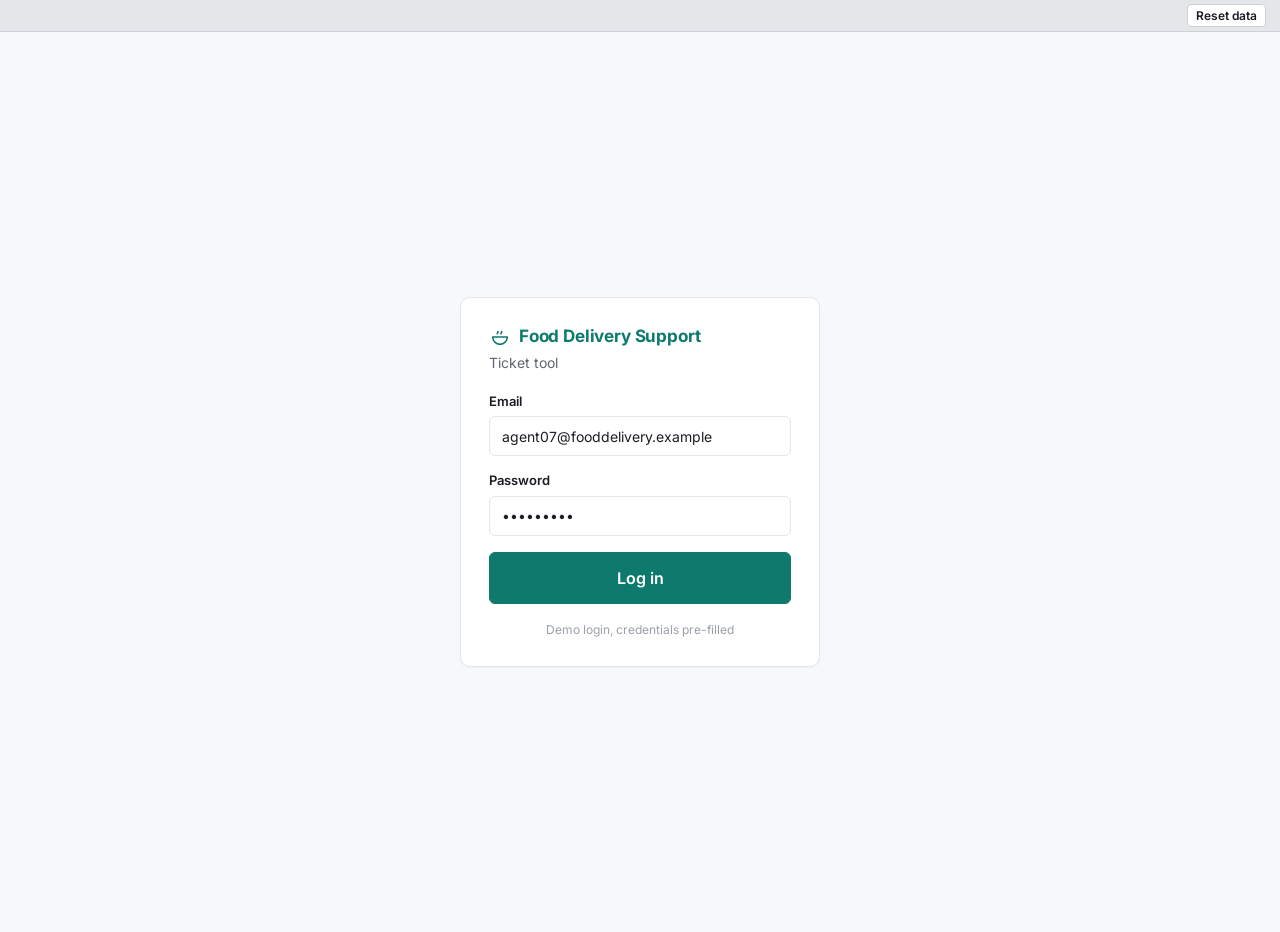
<file: support-tool/index.html>
<!doctype html>
<html lang="en">
<head>
<meta charset="utf-8">
<meta name="viewport" content="width=device-width, initial-scale=1">
<title>Food Delivery Support</title>
<link rel="icon" href="data:,">
<link rel="stylesheet" href="shared/app.css">
<link rel="stylesheet" href="shared/internal.css">
<link rel="stylesheet" href="support.css">
</head>
<body class="tool-strip-on">
<div class="tool-strip"><button type="button" class="tool-reset" data-testid="reset-data" onclick="if(confirm('Reset all saved data?')){try{FD_DATA.resetState()}catch(e){}location.reload()}">Reset data</button></div>
<div id="support-root" data-testid="support-app"></div>

<script src="shared/data.js"></script>
<script src="shared/common.js"></script>
<script src="shared/login.js"></script>
<script src="shared/internal.js"></script>
<script src="support.js"></script>
</body>
</html>
</file>
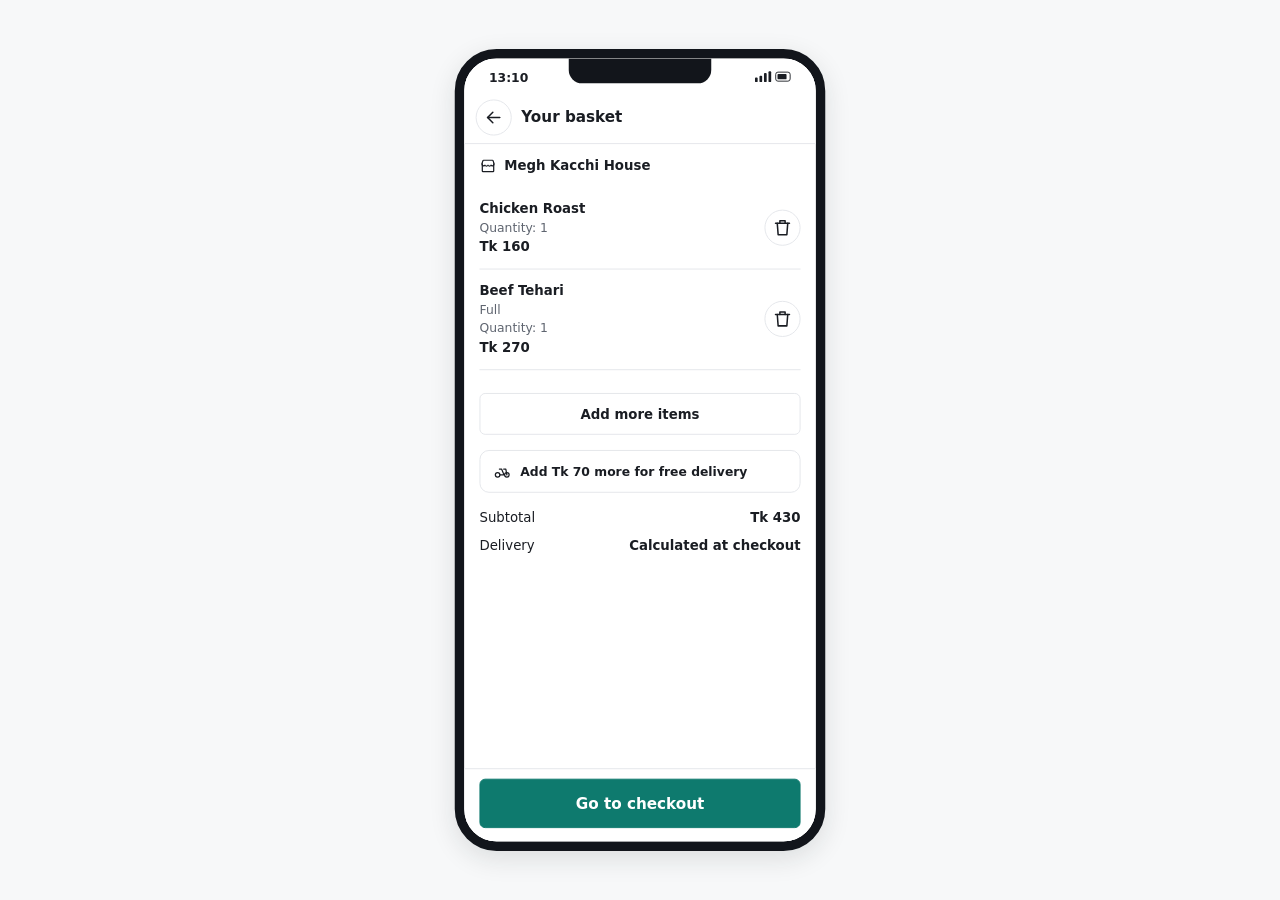
<file: screens/cart.html>
<!doctype html>
<html lang="en">
<head>
<meta charset="utf-8">
<meta name="viewport" content="width=device-width, initial-scale=1">
<title>FoodApp basket screen</title>
<link rel="icon" href="data:,">
<style>
:root {
  --fd-primary: #0E7A6E;
  --fd-primary-dark: #0A5F56;
  --fd-ink: #1A1D23;
  --fd-grey: #5F6570;
  --fd-grey-light: #9AA0AA;
  --fd-hair: #E4E6EA;
  --fd-bg: #F7F8F9;
  --fd-white: #FFFFFF;
  --fd-radius: 10px;
  --fd-radius-sm: 6px;
  --fd-status-placed: #B45309;
  --fd-status-accepted: #0E7A6E;
  --fd-status-transit: #1D4ED8;
  --fd-status-delivered: #15803D;
  --fd-status-cancelled: #B91C1C;
  --fd-font: "Inter", system-ui, -apple-system, "Segoe UI", Roboto, "Noto Sans Bengali", "Nirmala UI", sans-serif;
  --fd-font-bn: "Noto Sans Bengali", "Nirmala UI", sans-serif;
  --fd-shadow-card: 0 1px 2px rgba(26, 29, 35, .04);
  --fd-shadow-pop: 0 8px 28px rgba(26, 29, 35, .12);
  --fd-t: 160ms;
}
*, *::before, *::after { box-sizing: border-box; }
html, body { margin: 0; padding: 0; }
body {
  font-family: var(--fd-font);
  color: var(--fd-ink);
  background: var(--fd-bg);
  font-size: 14px;
  line-height: 1.5;
  -webkit-font-smoothing: antialiased;
  text-rendering: optimizeLegibility;
}
a { color: var(--fd-primary); text-decoration: none; }
a:hover { text-decoration: underline; }
.fd-phone {
  position: relative;
  width: 390px;
  height: 844px;
  flex: none;
  background: var(--fd-white);
  border: 10px solid #12151B;
  border-radius: 44px;
  box-shadow: var(--fd-shadow-pop);
  overflow: hidden;
  transform-origin: center center;
}
@media (max-height: 900px) {
.fd-phone { transform: scale(.92); }
}
@media (max-height: 820px) {
.fd-phone { transform: scale(.86); }
}
@media (max-height: 760px) {
.fd-phone { transform: scale(.80); }
}
@media (max-height: 700px) {
.fd-phone { transform: scale(.74); }
}
.fd-phone-notch {
  position: absolute;
  top: 0;
  left: 50%;
  transform: translateX(-50%);
  width: 150px;
  height: 26px;
  background: #12151B;
  border-bottom-left-radius: 14px;
  border-bottom-right-radius: 14px;
  z-index: 5;
}
.bx-stage {
  min-height: 100vh;
  display: flex;
  align-items: center;
  justify-content: center;
  gap: 40px;
  padding: 20px;
  background: var(--fd-bg);
}
:root { --bx-scale: 1; }
@media (max-height: 900px) {
:root { --bx-scale: 0.95; }
}
@media (max-height: 840px) {
:root { --bx-scale: 0.88; }
}
@media (max-height: 780px) {
:root { --bx-scale: 0.84; }
}
@media (max-height: 720px) {
:root { --bx-scale: 0.76; }
}
.bx-fit {
  width: calc(390px * var(--bx-scale));
  height: calc(844px * var(--bx-scale));
  flex: none;
  display: flex;
  align-items: center;
  justify-content: center;
}
.bx-fit > .fd-phone { transform: scale(var(--bx-scale)); transform-origin: center center; position: relative; }
.bx-app {
  position: absolute;
  inset: 0;
  display: flex;
  flex-direction: column;
  overflow: hidden;
  background: var(--fd-white);
  font-family: var(--fd-font);
  color: var(--fd-ink);
}
.bx-status {
  flex: none;
  height: 34px;
  padding: 8px 26px 0;
  display: flex;
  align-items: center;
  justify-content: space-between;
  font-size: 13px;
  font-weight: 600;
  background: var(--fd-white);
}
.bx-sysicons { width: 38px; height: 12px; fill: currentColor; }
.bx-status-icons .bx-ic { display: none; }
.bx-view { flex: 1 1 auto; min-height: 0; position: relative; overflow: hidden; }
.bx-screen, .bx-col { display: flex; flex-direction: column; height: 100%; min-height: 0; }
.bx-body { flex: 1 1 auto; min-height: 0; overflow-y: auto; overflow-x: hidden; overscroll-behavior: contain; }
.bx-grow { flex: 1 1 auto; min-width: 0; }
.bx-left { text-align: left; }
.bx-spacer { height: 24px; flex: none; }
.bx-muted { color: var(--fd-grey); font-size: 13px; }
.bx-pad { padding: 12px 16px; }
.bx-money { font-variant-numeric: tabular-nums; white-space: nowrap; font-weight: 600; }
.bx-ic { width: 22px; height: 22px; flex: none; fill: none; stroke: currentColor; stroke-width: 1.75; stroke-linecap: round; stroke-linejoin: round; }
.bx-ic-sm { width: 18px; height: 18px; }
.bx-ic-xl { width: 56px; height: 56px; stroke-width: 1.4; }
.bx-hd {
  flex: none;
  display: flex;
  align-items: center;
  gap: 10px;
  min-height: 56px;
  padding: 8px 12px;
  background: var(--fd-white);
  border-bottom: 1px solid var(--fd-hair);
}
.bx-hd-title { font-size: 16px; font-weight: 700; }
.bx-iconbtn {
  position: relative;
  flex: none;
  width: 38px; height: 38px;
  display: inline-flex; align-items: center; justify-content: center;
  background: var(--fd-white);
  color: var(--fd-ink);
  border: 1px solid var(--fd-hair);
  border-radius: 999px;
  cursor: pointer;
}
.bx-iconbtn:hover { border-color: var(--fd-grey-light); }
.bx-btn:focus-visible, .bx-iconbtn:focus-visible { outline: 2px solid var(--fd-primary); outline-offset: 2px; }
.bx-btn {
  display: inline-flex; align-items: center; justify-content: center; gap: 8px;
  height: 44px; padding: 0 16px;
  font-family: inherit; font-size: 14px; font-weight: 600;
  color: var(--fd-ink);
  background: var(--fd-white);
  border: 1px solid var(--fd-hair);
  border-radius: var(--fd-radius-sm);
  cursor: pointer;
}
.bx-btn:hover { border-color: var(--fd-grey-light); }
.bx-btn:disabled { opacity: .5; cursor: not-allowed; }
.bx-btn-primary { color: var(--fd-white); background: var(--fd-primary); border-color: var(--fd-primary); }
.bx-btn-primary:hover { background: var(--fd-primary-dark); border-color: var(--fd-primary-dark); }
.bx-btn-block { display: flex; width: 100%; }
.bx-btn-lg { height: 52px; font-size: 16px; }
.bx-rc-name { font-weight: 700; font-size: 14px; }
.bx-empty { display: flex; flex-direction: column; align-items: center; gap: 6px; padding: 56px 32px; text-align: center; color: var(--fd-grey); }
.bx-empty h3 { margin: 8px 0 0; font-size: 17px; color: var(--fd-ink); }
.bx-empty p { margin: 0 0 8px; }
.bx-layer { position: absolute; inset: 0; pointer-events: none; z-index: 20; }
.bx-layer > * { pointer-events: auto; }
.bx-toast {
  position: absolute; left: 24px; right: 24px; bottom: 84px; padding: 12px 16px; text-align: center;
  font-size: 13px; font-weight: 600; color: var(--fd-white); background: var(--fd-ink); border-radius: var(--fd-radius-sm); z-index: 60;
}
.bx-cart-rest { display: flex; align-items: center; gap: 8px; }
.bx-lines { padding-top: 0; }
.bx-line { display: flex; align-items: center; gap: 12px; padding: 12px 0; border-bottom: 1px solid var(--fd-hair); }
.bx-nudge { display: flex; align-items: center; gap: 10px; margin: 4px 16px; padding: 12px 14px; font-size: 13px; font-weight: 600; background: var(--fd-white); border: 1px solid var(--fd-hair); border-radius: var(--fd-radius); }
.bx-bill { display: flex; flex-direction: column; gap: 8px; }
.bx-bill-row { display: flex; justify-content: space-between; gap: 12px; font-size: 14px; }
.bx-foot { flex: none; padding: 10px 16px 14px; background: var(--fd-white); border-top: 1px solid var(--fd-hair); }
@media (max-width: 500px) {
.bx-stage { padding: 0; min-height: 100vh; display: block; }
.bx-fit { width: 100%; height: 100vh; height: 100dvh; display: block; }
.bx-fit > .fd-phone {
    width: 100%; height: 100%; border: 0; border-radius: 0; box-shadow: none; transform: none;
  }
.fd-phone-notch, .bx-status { display: none; }
}
.bx-btn-primary:disabled, .bx-btn-primary:disabled:hover { opacity: 1; color: var(--fd-grey-light); background: var(--fd-hair); border-color: var(--fd-hair); }
</style>
</head>
<body>
<!-- FoodApp basket screen. One file, no other files needed. Open it in a browser. -->
<main class="bx-stage">
  <div class="bx-fit">
    <div class="fd-phone">
      <div class="fd-phone-notch" aria-hidden="true"></div>
      <div class="bx-app">
<div class="bx-status" aria-hidden="true"><span class="bx-status-time">13:10</span><span class="bx-status-icons"><svg viewBox="0 0 40 12" class="bx-sysicons"><rect x="0" y="7" width="3" height="5" rx="1"/><rect x="5" y="5" width="3" height="7" rx="1"/><rect x="10" y="2" width="3" height="10" rx="1"/><rect x="15" y="0" width="3" height="12" rx="1"/><rect x="23" y="1" width="16" height="10" rx="2.5" fill="none" stroke="currentColor"/><rect x="25" y="3" width="10" height="6" rx="1"/></svg></span></div><div class="bx-view"><div class="bx-col bx-screen"><div class="bx-hd"><button type="button" class="bx-iconbtn" data-go="Goes back to the previous screen" aria-label="Back"><svg viewBox="0 0 24 24" class="bx-ic " aria-hidden="true"><path d="M19 12H5"/><path d="m11 6-6 6 6 6"/></svg></button><div class="bx-hd-title">Your basket</div><div class="bx-grow"></div></div><div class="bx-body" id="body"></div><div class="bx-foot" id="foot"></div></div></div>
        <div class="bx-layer"></div>
      </div>
    </div>
  </div>
</main>
<script>
var ICONS = {"store":"<path d=\"M4 9v10a1 1 0 0 0 1 1h14a1 1 0 0 0 1-1V9\"/><path d=\"M3.5 9l1.4-4.4A1 1 0 0 1 5.85 4h12.3a1 1 0 0 1 .95.6L20.5 9a2.5 2.5 0 0 1-4.25 2 2.5 2.5 0 0 1-4.25 0 2.5 2.5 0 0 1-4.25 0A2.5 2.5 0 0 1 3.5 9Z\"/>","trash":"<path d=\"M4 7h16\"/><path d=\"M9 7V4h6v3\"/><path d=\"M6 7l1 13h10l1-13\"/>","bike":"<circle cx=\"5.5\" cy=\"17.5\" r=\"3.2\"/><circle cx=\"18.5\" cy=\"17.5\" r=\"3.2\"/><path d=\"M8.5 17.5h6l-3.5-8H8\"/><path d=\"M14 9.5h3l1.5 8\"/>","cart":"<circle cx=\"9\" cy=\"20\" r=\"1.2\"/><circle cx=\"18\" cy=\"20\" r=\"1.2\"/><path d=\"M2 3h2.2l1.9 11.2a1.5 1.5 0 0 0 1.5 1.25h9.1a1.5 1.5 0 0 0 1.47-1.2l1.33-6.55H5.4\"/>"};
var layer = document.querySelector('.bx-layer');
function toast(msg) {
  var old = layer.querySelectorAll('.bx-toast');
  for (var i = 0; i < old.length; i++) { old[i].remove(); }
  var n = document.createElement('div');
  n.className = 'bx-toast'; n.setAttribute('role', 'status'); n.textContent = msg;
  layer.appendChild(n);
  setTimeout(function () { n.remove(); }, 2400);
}
function money(n) {
  var s = String(Math.round(n)), head = s.slice(0, -3), tail = s.slice(-3);
  if (s.length > 3) { s = head.replace(/\B(?=(\d{2})+(?!\d))/g, ',') + ',' + tail; }
  return 'Tk ' + s;
}
function icon(name, cls) {
  return '<svg viewBox="0 0 24 24" class="bx-ic ' + (cls || '') + '" aria-hidden="true">' + ICONS[name] + '</svg>';
}
function esc(s) { return String(s).replace(/&/g, '&amp;').replace(/</g, '&lt;').replace(/>/g, '&gt;'); }

var FREE_DELIVERY_MIN = 500;
var lines = [
  { name: 'Chicken Roast', opts: [], qty: 1, unit: 160 },
  { name: 'Beef Tehari', opts: ['Full'], qty: 1, unit: 270 }
];

function paint() {
  var body = document.getElementById('body'), foot = document.getElementById('foot');
  if (!lines.length) {
    body.innerHTML = '<div class="bx-empty">' + icon('cart', 'bx-ic-xl') + '<h3>Your basket is empty</h3><p class="bx-muted">Add something tasty from a restaurant.</p>' +
      '<button type="button" class="bx-btn bx-btn-primary" data-go="Opens the home screen">Find food</button></div>';
    foot.innerHTML = '';
    return;
  }
  var sub = 0;
  lines.forEach(function (l) { sub += l.unit * l.qty; });
  var free = sub >= FREE_DELIVERY_MIN;
  var h = '<div class="bx-pad"><div class="bx-cart-rest">' + icon('store', 'bx-ic-sm') + '<span class="bx-rc-name">Megh Kacchi House</span></div></div><div class="bx-pad bx-lines">';
  lines.forEach(function (l, i) {
    h += '<div class="bx-line"><div class="bx-grow bx-left"><div class="bx-rc-name">' + esc(l.name) + '</div>' +
      (l.opts.length ? '<div class="bx-muted">' + esc(l.opts.join(', ')) + '</div>' : '') +
      '<div class="bx-muted">Quantity: ' + l.qty + '</div><div class="bx-money">' + money(l.unit * l.qty) + '</div></div>' +
      '<button type="button" class="bx-iconbtn" data-remove="' + i + '" aria-label="Delete">' + icon('trash') + '</button></div>';
  });
  h += '</div><div class="bx-pad"><button type="button" class="bx-btn bx-btn-block" data-go="Opens the restaurant menu">Add more items</button></div>';
  if (!free) {
    h += '<div class="bx-nudge">' + icon('bike', 'bx-ic-sm') + '<span>Add ' + money(FREE_DELIVERY_MIN - sub) + ' more for free delivery</span></div>';
  }
  h += '<div class="bx-pad bx-bill"><div class="bx-bill-row"><span>Subtotal</span><span class="bx-money">' + money(sub) + '</span></div>' +
    '<div class="bx-bill-row"><span>Delivery</span><span class="bx-money">' + (free ? 'Free delivery' : 'Calculated at checkout') + '</span></div></div><div class="bx-spacer"></div>';
  body.innerHTML = h;
  foot.innerHTML = '<button type="button" class="bx-btn bx-btn-primary bx-btn-block bx-btn-lg" data-go="Opens the checkout screen">Go to checkout</button>';
}

document.addEventListener('click', function (e) {
  var rm = e.target.closest('[data-remove]');
  if (rm) { lines.splice(Number(rm.getAttribute('data-remove')), 1); paint(); return; }
  var go = e.target.closest('[data-go]');
  if (go) { toast(go.getAttribute('data-go')); }
});
paint();
</script>
</body>
</html>
</file>
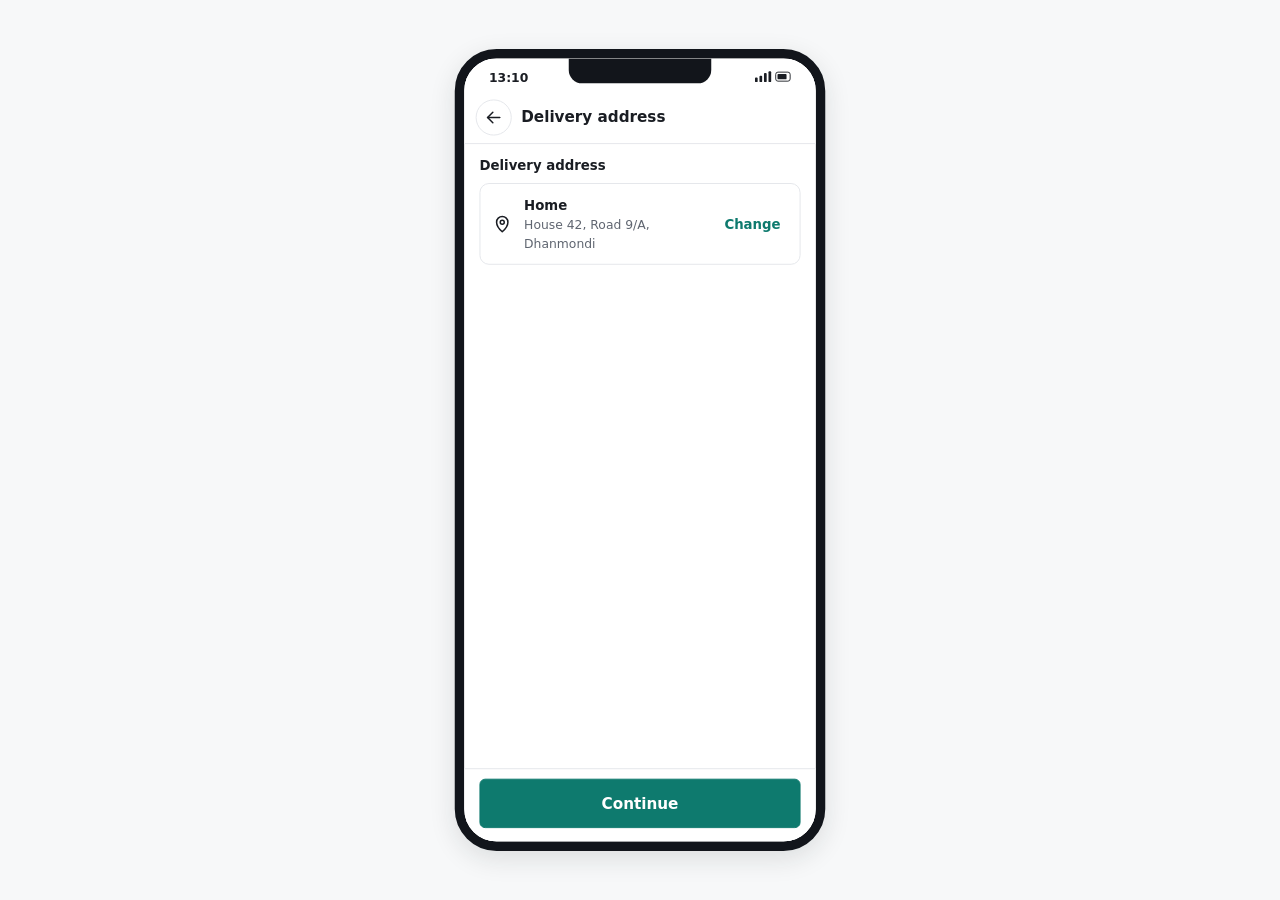
<file: screens/checkout.html>
<!doctype html>
<html lang="en">
<head>
<meta charset="utf-8">
<meta name="viewport" content="width=device-width, initial-scale=1">
<title>FoodApp checkout screens</title>
<link rel="icon" href="data:,">
<style>
:root {
  --fd-primary: #0E7A6E;
  --fd-primary-dark: #0A5F56;
  --fd-ink: #1A1D23;
  --fd-grey: #5F6570;
  --fd-grey-light: #9AA0AA;
  --fd-hair: #E4E6EA;
  --fd-bg: #F7F8F9;
  --fd-white: #FFFFFF;
  --fd-radius: 10px;
  --fd-radius-sm: 6px;
  --fd-status-placed: #B45309;
  --fd-status-accepted: #0E7A6E;
  --fd-status-transit: #1D4ED8;
  --fd-status-delivered: #15803D;
  --fd-status-cancelled: #B91C1C;
  --fd-font: "Inter", system-ui, -apple-system, "Segoe UI", Roboto, "Noto Sans Bengali", "Nirmala UI", sans-serif;
  --fd-font-bn: "Noto Sans Bengali", "Nirmala UI", sans-serif;
  --fd-shadow-card: 0 1px 2px rgba(26, 29, 35, .04);
  --fd-shadow-pop: 0 8px 28px rgba(26, 29, 35, .12);
  --fd-t: 160ms;
}
*, *::before, *::after { box-sizing: border-box; }
html, body { margin: 0; padding: 0; }
body {
  font-family: var(--fd-font);
  color: var(--fd-ink);
  background: var(--fd-bg);
  font-size: 14px;
  line-height: 1.5;
  -webkit-font-smoothing: antialiased;
  text-rendering: optimizeLegibility;
}
a { color: var(--fd-primary); text-decoration: none; }
a:hover { text-decoration: underline; }
.fd-phone {
  position: relative;
  width: 390px;
  height: 844px;
  flex: none;
  background: var(--fd-white);
  border: 10px solid #12151B;
  border-radius: 44px;
  box-shadow: var(--fd-shadow-pop);
  overflow: hidden;
  transform-origin: center center;
}
@media (max-height: 900px) {
.fd-phone { transform: scale(.92); }
}
@media (max-height: 820px) {
.fd-phone { transform: scale(.86); }
}
@media (max-height: 760px) {
.fd-phone { transform: scale(.80); }
}
@media (max-height: 700px) {
.fd-phone { transform: scale(.74); }
}
.fd-phone-notch {
  position: absolute;
  top: 0;
  left: 50%;
  transform: translateX(-50%);
  width: 150px;
  height: 26px;
  background: #12151B;
  border-bottom-left-radius: 14px;
  border-bottom-right-radius: 14px;
  z-index: 5;
}
.bx-stage {
  min-height: 100vh;
  display: flex;
  align-items: center;
  justify-content: center;
  gap: 40px;
  padding: 20px;
  background: var(--fd-bg);
}
:root { --bx-scale: 1; }
@media (max-height: 900px) {
:root { --bx-scale: 0.95; }
}
@media (max-height: 840px) {
:root { --bx-scale: 0.88; }
}
@media (max-height: 780px) {
:root { --bx-scale: 0.84; }
}
@media (max-height: 720px) {
:root { --bx-scale: 0.76; }
}
.bx-fit {
  width: calc(390px * var(--bx-scale));
  height: calc(844px * var(--bx-scale));
  flex: none;
  display: flex;
  align-items: center;
  justify-content: center;
}
.bx-fit > .fd-phone { transform: scale(var(--bx-scale)); transform-origin: center center; position: relative; }
.bx-app {
  position: absolute;
  inset: 0;
  display: flex;
  flex-direction: column;
  overflow: hidden;
  background: var(--fd-white);
  font-family: var(--fd-font);
  color: var(--fd-ink);
}
.bx-status {
  flex: none;
  height: 34px;
  padding: 8px 26px 0;
  display: flex;
  align-items: center;
  justify-content: space-between;
  font-size: 13px;
  font-weight: 600;
  background: var(--fd-white);
}
.bx-sysicons { width: 38px; height: 12px; fill: currentColor; }
.bx-status-icons .bx-ic { display: none; }
.bx-view { flex: 1 1 auto; min-height: 0; position: relative; overflow: hidden; }
.bx-screen, .bx-col { display: flex; flex-direction: column; height: 100%; min-height: 0; }
.bx-body { flex: 1 1 auto; min-height: 0; overflow-y: auto; overflow-x: hidden; overscroll-behavior: contain; }
.bx-grow { flex: 1 1 auto; min-width: 0; }
.bx-left { text-align: left; }
.bx-spacer { height: 24px; flex: none; }
.bx-muted { color: var(--fd-grey); font-size: 13px; }
.bx-pad { padding: 12px 16px; }
.bx-money { font-variant-numeric: tabular-nums; white-space: nowrap; font-weight: 600; }
.bx-h3 { margin: 0 0 8px; font-size: 14px; }
.bx-ic { width: 22px; height: 22px; flex: none; fill: none; stroke: currentColor; stroke-width: 1.75; stroke-linecap: round; stroke-linejoin: round; }
.bx-hd {
  flex: none;
  display: flex;
  align-items: center;
  gap: 10px;
  min-height: 56px;
  padding: 8px 12px;
  background: var(--fd-white);
  border-bottom: 1px solid var(--fd-hair);
}
.bx-hd-title { font-size: 16px; font-weight: 700; }
.bx-iconbtn {
  position: relative;
  flex: none;
  width: 38px; height: 38px;
  display: inline-flex; align-items: center; justify-content: center;
  background: var(--fd-white);
  color: var(--fd-ink);
  border: 1px solid var(--fd-hair);
  border-radius: 999px;
  cursor: pointer;
}
.bx-iconbtn:hover { border-color: var(--fd-grey-light); }
.bx-btn:focus-visible, .bx-iconbtn:focus-visible { outline: 2px solid var(--fd-primary); outline-offset: 2px; }
.bx-btn {
  display: inline-flex; align-items: center; justify-content: center; gap: 8px;
  height: 44px; padding: 0 16px;
  font-family: inherit; font-size: 14px; font-weight: 600;
  color: var(--fd-ink);
  background: var(--fd-white);
  border: 1px solid var(--fd-hair);
  border-radius: var(--fd-radius-sm);
  cursor: pointer;
}
.bx-btn:hover { border-color: var(--fd-grey-light); }
.bx-btn:disabled { opacity: .5; cursor: not-allowed; }
.bx-btn-primary { color: var(--fd-white); background: var(--fd-primary); border-color: var(--fd-primary); }
.bx-btn-primary:hover { background: var(--fd-primary-dark); border-color: var(--fd-primary-dark); }
.bx-btn-block { display: flex; width: 100%; }
.bx-btn-lg { height: 52px; font-size: 16px; }
.bx-link { background: none; border: 0; padding: 4px 8px; font: inherit; font-weight: 600; color: var(--fd-primary); cursor: pointer; }
.bx-link:disabled { color: var(--fd-grey-light); cursor: default; }
.bx-input {
  width: 100%; height: 44px; padding: 0 12px;
  font-family: inherit; font-size: 15px; color: var(--fd-ink);
  background: var(--fd-white);
  border: 1px solid var(--fd-hair);
  border-radius: var(--fd-radius-sm);
}
.bx-input:focus { outline: none; border-color: var(--fd-primary); box-shadow: 0 0 0 3px rgba(14, 122, 110, .12); }
.bx-input::placeholder { color: var(--fd-grey-light); }
select.bx-input { appearance: auto; }
.bx-error { color: var(--fd-status-cancelled); font-size: 13px; min-height: 18px; margin: 6px 0; }
.bx-ok { color: var(--fd-status-delivered); font-size: 13px; min-height: 18px; margin: 6px 0; }
.bx-card { background: var(--fd-white); border: 1px solid var(--fd-hair); border-radius: var(--fd-radius); }
.bx-rc-name { font-weight: 700; font-size: 14px; }
.bx-layer { position: absolute; inset: 0; pointer-events: none; z-index: 20; }
.bx-layer > * { pointer-events: auto; }
.bx-mark { flex: none; width: 20px; height: 20px; display: inline-flex; align-items: center; justify-content: center; border: 1.5px solid var(--fd-grey-light); border-radius: 999px; }
.bx-mark.is-on { border-color: var(--fd-primary); background: var(--fd-primary); color: var(--fd-white); }
.bx-mark.is-radio.is-on { box-shadow: inset 0 0 0 3px var(--fd-white); }
.bx-toast {
  position: absolute; left: 24px; right: 24px; bottom: 84px; padding: 12px 16px; text-align: center;
  font-size: 13px; font-weight: 600; color: var(--fd-white); background: var(--fd-ink); border-radius: var(--fd-radius-sm); z-index: 60;
}
.bx-bill { display: flex; flex-direction: column; gap: 8px; }
.bx-bill-row { display: flex; justify-content: space-between; gap: 12px; font-size: 14px; }
.bx-bill-row.is-total { padding-top: 10px; border-top: 1px solid var(--fd-hair); font-weight: 700; font-size: 16px; }
.bx-foot { flex: none; padding: 10px 16px 14px; background: var(--fd-white); border-top: 1px solid var(--fd-hair); }
.bx-addrcard { display: flex; align-items: center; gap: 12px; padding: 12px; }
.bx-paylist { overflow: hidden; }
.bx-pay { display: flex; align-items: center; gap: 12px; width: 100%; padding: 12px; font: inherit; text-align: left; background: var(--fd-white); border: 0; border-bottom: 1px solid var(--fd-hair); cursor: pointer; }
.bx-pay:last-child { border-bottom: 0; }
.bx-promo-row { display: flex; gap: 8px; }
.bx-promo-row .bx-btn { flex: none; }
@media (max-width: 500px) {
.bx-stage { padding: 0; min-height: 100vh; display: block; }
.bx-fit { width: 100%; height: 100vh; height: 100dvh; display: block; }
.bx-fit > .fd-phone {
    width: 100%; height: 100%; border: 0; border-radius: 0; box-shadow: none; transform: none;
  }
.fd-phone-notch, .bx-status { display: none; }
}
.bx-btn-primary:disabled, .bx-btn-primary:disabled:hover { opacity: 1; color: var(--fd-grey-light); background: var(--fd-hair); border-color: var(--fd-hair); }
.bx-strike { margin-right: 4px; font-weight: 400; color: var(--fd-grey); }
</style>
</head>
<body>
<!-- FoodApp checkout, four steps in one file. Open it in a browser. -->
<main class="bx-stage">
  <div class="bx-fit">
    <div class="fd-phone">
      <div class="fd-phone-notch" aria-hidden="true"></div>
      <div class="bx-app">
<div class="bx-status" aria-hidden="true"><span class="bx-status-time">13:10</span><span class="bx-status-icons"><svg viewBox="0 0 40 12" class="bx-sysicons"><rect x="0" y="7" width="3" height="5" rx="1"/><rect x="5" y="5" width="3" height="7" rx="1"/><rect x="10" y="2" width="3" height="10" rx="1"/><rect x="15" y="0" width="3" height="12" rx="1"/><rect x="23" y="1" width="16" height="10" rx="2.5" fill="none" stroke="currentColor"/><rect x="25" y="3" width="10" height="6" rx="1"/></svg></span></div><div class="bx-view"><div class="bx-col bx-screen" id="screen"><div class="bx-hd"><button type="button" class="bx-iconbtn" id="back" aria-label="Back"><svg viewBox="0 0 24 24" class="bx-ic " aria-hidden="true"><path d="M19 12H5"/><path d="m11 6-6 6 6 6"/></svg></button><div class="bx-hd-title" id="title"></div><div class="bx-grow"></div></div><div class="bx-body" id="body"></div><div class="bx-foot" id="foot"></div></div></div>
        <div class="bx-layer"></div>
      </div>
    </div>
  </div>
</main>
<script>
var ICONS = {"pin":"<path d=\"M12 21s-6.5-5.7-6.5-11a6.5 6.5 0 0 1 13 0c0 5.3-6.5 11-6.5 11z\"/><circle cx=\"12\" cy=\"10\" r=\"2.3\"/>","clock":"<circle cx=\"12\" cy=\"12\" r=\"9\"/><path d=\"M12 7v5l3 2\"/>","cash":"<rect x=\"3\" y=\"7\" width=\"18\" height=\"10\" rx=\"1.5\"/><circle cx=\"12\" cy=\"12\" r=\"2.5\"/><path d=\"M6.5 12h.01M17.5 12h.01\"/>","wallet":"<rect x=\"3\" y=\"6\" width=\"18\" height=\"13\" rx=\"2\"/><path d=\"M3 10h18\"/><path d=\"M16 14.5h2\"/>","card":"<rect x=\"3\" y=\"5\" width=\"18\" height=\"14\" rx=\"2\"/><path d=\"M3 10h18\"/><path d=\"M7 15h4\"/>"};
var layer = document.querySelector('.bx-layer');
function toast(msg) {
  var old = layer.querySelectorAll('.bx-toast');
  for (var i = 0; i < old.length; i++) { old[i].remove(); }
  var n = document.createElement('div');
  n.className = 'bx-toast'; n.setAttribute('role', 'status'); n.textContent = msg;
  layer.appendChild(n);
  setTimeout(function () { n.remove(); }, 2400);
}
function money(n) {
  var s = String(Math.round(n)), head = s.slice(0, -3), tail = s.slice(-3);
  if (s.length > 3) { s = head.replace(/\B(?=(\d{2})+(?!\d))/g, ',') + ',' + tail; }
  return 'Tk ' + s;
}
function icon(name, cls) {
  return '<svg viewBox="0 0 24 24" class="bx-ic ' + (cls || '') + '" aria-hidden="true">' + ICONS[name] + '</svg>';
}
function esc(s) { return String(s).replace(/&/g, '&amp;').replace(/</g, '&lt;').replace(/>/g, '&gt;'); }

var STEPS = ['address', 'time', 'payment', 'review'];
var TITLES = { address: 'Delivery address', time: 'Delivery time', payment: 'Payment', review: 'Review order' };
var FREE_DELIVERY_MIN = 500, DELIVERY_FEE = 45;
var lines = [
  { name: 'Chicken Roast', opts: [], qty: 1, unit: 160 },
  { name: 'Beef Tehari', opts: ['Full'], qty: 1, unit: 270 }
];
var PAY = [
  ['cash', 'Cash on delivery', 'Pay when your food arrives', 'cash'],
  ['bkash', 'bKash', 'Pay with your bKash account', 'wallet'],
  ['nagad', 'Nagad', 'Pay with your Nagad account', 'wallet'],
  ['card', 'Card', 'Visa or Mastercard', 'card']
];
var step = 0, method = 'cash', promo = '', promoMsg = '', promoOk = false;

function subtotal() { var s = 0; lines.forEach(function (l) { s += l.unit * l.qty; }); return s; }

function pricing() {
  var sub = subtotal(), discount = 0;
  var free = promoOk || sub - discount >= FREE_DELIVERY_MIN;
  return { sub: sub, free: free, fee: free ? 0 : DELIVERY_FEE, total: sub - discount + (free ? 0 : DELIVERY_FEE) };
}

function applyPromo(code) {
  code = code.trim().toUpperCase();
  promo = code; promoOk = false; promoMsg = '';
  if (!code) { return; }
  if (code === 'FREEDEL500') {
    if (subtotal() >= FREE_DELIVERY_MIN) { promoOk = true; promoMsg = code + ' applied'; }
    else { promoMsg = 'Add ' + money(FREE_DELIVERY_MIN - subtotal()) + ' more to use this code.'; }
  } else { promoMsg = 'This code is not valid.'; }
}

function paint() {
  var s = STEPS[step], body = document.getElementById('body'), foot = document.getElementById('foot');
  document.getElementById('title').textContent = TITLES[s];
  document.getElementById('screen').setAttribute('data-step', s);
  var h = '', label = 'Continue';
  if (s === 'address') {
    h = '<div class="bx-pad"><h3 class="bx-h3">Delivery address</h3><div class="bx-card bx-addrcard">' + icon('pin') +
      '<div class="bx-grow bx-left"><div class="bx-rc-name">Home</div><div class="bx-muted">House 42, Road 9/A, Dhanmondi</div></div>' +
      '<button type="button" class="bx-link" data-note="Opens the address list">Change</button></div></div>';
  } else if (s === 'time') {
    h = '<div class="bx-pad"><h3 class="bx-h3">Delivery time</h3><div class="bx-card bx-paylist"><div class="bx-pay is-on" role="radio" aria-checked="true">' + icon('clock') +
      '<div class="bx-grow bx-left"><div class="bx-rc-name">Deliver now</div><div class="bx-muted">Your order is prepared as soon as the restaurant accepts it</div></div><span class="bx-mark is-radio is-on"></span></div></div></div>' +
      '<div class="bx-pad"><h3 class="bx-h3">Delivery instructions</h3><input class="bx-input" placeholder="Note for the rider (optional)"></div>';
  } else if (s === 'payment') {
    h = '<div class="bx-pad"><h3 class="bx-h3">Pay with</h3><div class="bx-card bx-paylist">';
    PAY.forEach(function (m) {
      var on = method === m[0];
      h += '<button type="button" class="bx-pay' + (on ? ' is-on' : '') + '" data-pay="' + m[0] + '" role="radio" aria-checked="' + on + '">' + icon(m[3]) +
        '<div class="bx-grow bx-left"><div class="bx-rc-name">' + m[1] + '</div><div class="bx-muted">' + m[2] + '</div></div><span class="bx-mark is-radio' + (on ? ' is-on' : '') + '"></span></button>';
    });
    h += '</div></div>';
  } else {
    var p = pricing(), payName = PAY.filter(function (m) { return m[0] === method; })[0][1];
    h = '<div class="bx-pad"><h3 class="bx-h3">Megh Kacchi House</h3><div class="bx-card bx-pad bx-bill">';
    lines.forEach(function (l) {
      h += '<div class="bx-bill-row"><span>' + l.qty + ' x ' + esc(l.name) + (l.opts.length ? ' (' + esc(l.opts.join(', ')) + ')' : '') + '</span><span class="bx-money">' + money(l.unit * l.qty) + '</span></div>';
    });
    h += '</div></div><div class="bx-pad"><div class="bx-card bx-pad bx-bill"><div class="bx-bill-row"><span>Deliver to</span><span class="bx-money">Home, Dhanmondi</span></div>' +
      '<div class="bx-bill-row"><span>Payment</span><span class="bx-money">' + payName + '</span></div>' +
      '<div class="bx-bill-row"><span>Estimated delivery</span><span class="bx-money">35 min</span></div></div></div>' +
      '<div class="bx-pad"><h3 class="bx-h3">Promo code</h3><div class="bx-promo-row"><input class="bx-input" id="promo" placeholder="Promo code" value="' + esc(promo) + '" aria-label="Promo code">' +
      '<button type="button" class="bx-btn" data-apply="1">Apply</button></div><div class="' + (promoOk || !promoMsg ? 'bx-ok' : 'bx-error') + '">' + esc(promoMsg) + '</div></div>' +
      '<div class="bx-pad bx-bill"><h3 class="bx-h3">Order summary</h3><div class="bx-bill-row"><span>Subtotal</span><span class="bx-money">' + money(p.sub) + '</span></div>' +
      '<div class="bx-bill-row"><span>Delivery fee</span><span class="bx-money">' + (p.free ? '<s class="bx-strike">' + money(DELIVERY_FEE) + '</s> Free' : money(p.fee)) + '</span></div>' +
      '<div class="bx-bill-row is-total"><span>Total</span><span class="bx-money">' + money(p.total) + '</span></div></div>';
    label = 'Place order &middot; ' + money(p.total);
  }
  body.innerHTML = h + '<div class="bx-spacer"></div>';
  foot.innerHTML = '<button type="button" class="bx-btn bx-btn-primary bx-btn-block bx-btn-lg" data-next="1">' + label + '</button>';
  body.scrollTop = 0;
}

document.addEventListener('click', function (e) {
  var t;
  if ((t = e.target.closest('[data-pay]'))) { method = t.getAttribute('data-pay'); paint(); return; }
  if (e.target.closest('[data-apply]')) { applyPromo(document.getElementById('promo').value); paint(); return; }
  if ((t = e.target.closest('[data-note]'))) { toast(t.getAttribute('data-note')); return; }
  if (e.target.closest('[data-next]')) {
    if (step < STEPS.length - 1) { step += 1; paint(); } else { toast('Order placed'); }
    return;
  }
  if (e.target.closest('#back')) {
    if (step > 0) { step -= 1; paint(); } else { toast('Goes back to the basket'); }
  }
});
paint();
</script>
</body>
</html>
</file>
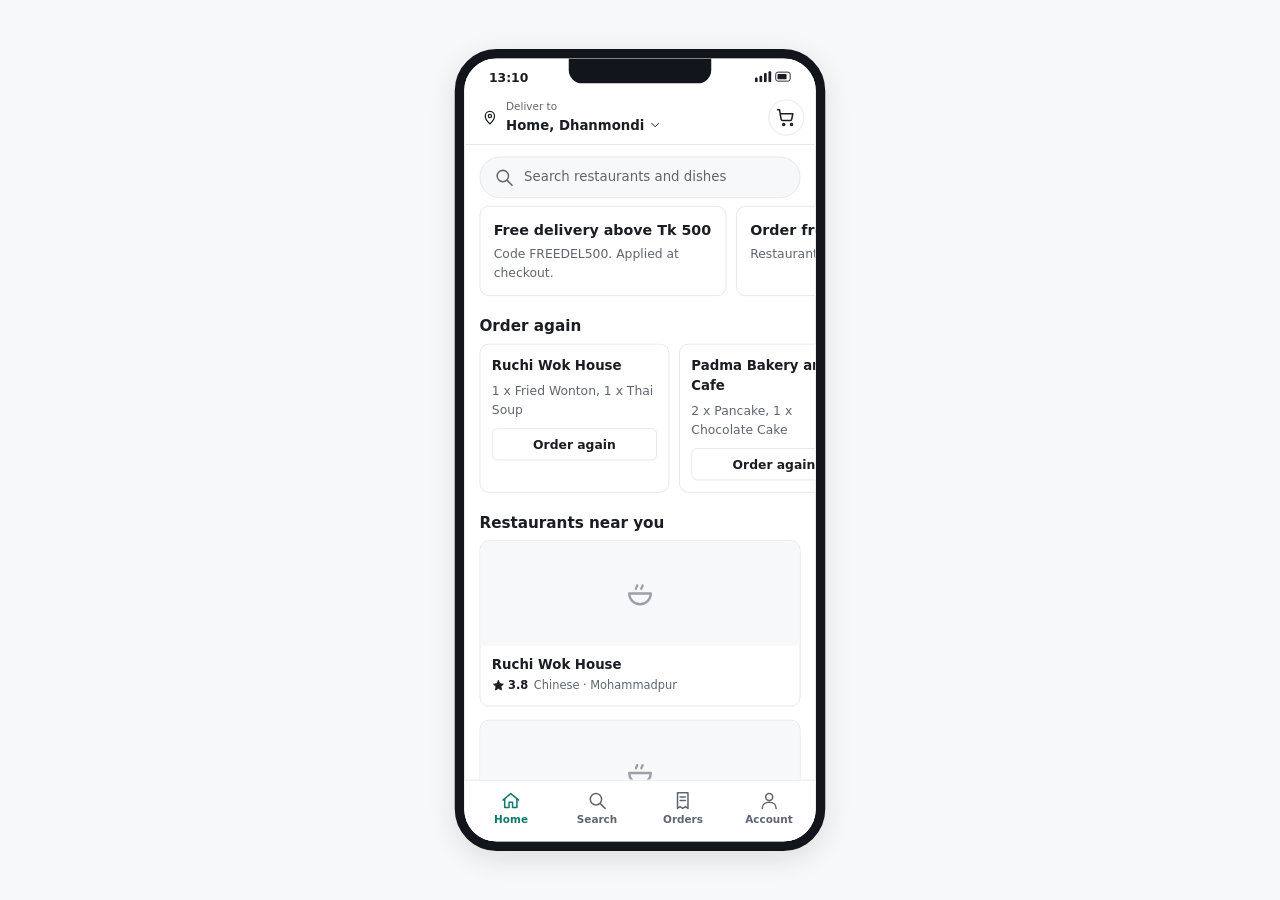
<file: screens/home.html>
<!doctype html>
<html lang="en">
<head>
<meta charset="utf-8">
<meta name="viewport" content="width=device-width, initial-scale=1">
<title>FoodApp home screen</title>
<link rel="icon" href="data:,">
<style>
:root {
  --fd-primary: #0E7A6E;
  --fd-primary-dark: #0A5F56;
  --fd-ink: #1A1D23;
  --fd-grey: #5F6570;
  --fd-grey-light: #9AA0AA;
  --fd-hair: #E4E6EA;
  --fd-bg: #F7F8F9;
  --fd-white: #FFFFFF;
  --fd-radius: 10px;
  --fd-radius-sm: 6px;
  --fd-status-placed: #B45309;
  --fd-status-accepted: #0E7A6E;
  --fd-status-transit: #1D4ED8;
  --fd-status-delivered: #15803D;
  --fd-status-cancelled: #B91C1C;
  --fd-font: "Inter", system-ui, -apple-system, "Segoe UI", Roboto, "Noto Sans Bengali", "Nirmala UI", sans-serif;
  --fd-font-bn: "Noto Sans Bengali", "Nirmala UI", sans-serif;
  --fd-shadow-card: 0 1px 2px rgba(26, 29, 35, .04);
  --fd-shadow-pop: 0 8px 28px rgba(26, 29, 35, .12);
  --fd-t: 160ms;
}
*, *::before, *::after { box-sizing: border-box; }
html, body { margin: 0; padding: 0; }
body {
  font-family: var(--fd-font);
  color: var(--fd-ink);
  background: var(--fd-bg);
  font-size: 14px;
  line-height: 1.5;
  -webkit-font-smoothing: antialiased;
  text-rendering: optimizeLegibility;
}
a { color: var(--fd-primary); text-decoration: none; }
a:hover { text-decoration: underline; }
.fd-phone {
  position: relative;
  width: 390px;
  height: 844px;
  flex: none;
  background: var(--fd-white);
  border: 10px solid #12151B;
  border-radius: 44px;
  box-shadow: var(--fd-shadow-pop);
  overflow: hidden;
  transform-origin: center center;
}
@media (max-height: 900px) {
.fd-phone { transform: scale(.92); }
}
@media (max-height: 820px) {
.fd-phone { transform: scale(.86); }
}
@media (max-height: 760px) {
.fd-phone { transform: scale(.80); }
}
@media (max-height: 700px) {
.fd-phone { transform: scale(.74); }
}
.fd-phone-notch {
  position: absolute;
  top: 0;
  left: 50%;
  transform: translateX(-50%);
  width: 150px;
  height: 26px;
  background: #12151B;
  border-bottom-left-radius: 14px;
  border-bottom-right-radius: 14px;
  z-index: 5;
}
.bx-stage {
  min-height: 100vh;
  display: flex;
  align-items: center;
  justify-content: center;
  gap: 40px;
  padding: 20px;
  background: var(--fd-bg);
}
:root { --bx-scale: 1; }
@media (max-height: 900px) {
:root { --bx-scale: 0.95; }
}
@media (max-height: 840px) {
:root { --bx-scale: 0.88; }
}
@media (max-height: 780px) {
:root { --bx-scale: 0.84; }
}
@media (max-height: 720px) {
:root { --bx-scale: 0.76; }
}
.bx-fit {
  width: calc(390px * var(--bx-scale));
  height: calc(844px * var(--bx-scale));
  flex: none;
  display: flex;
  align-items: center;
  justify-content: center;
}
.bx-fit > .fd-phone { transform: scale(var(--bx-scale)); transform-origin: center center; position: relative; }
.bx-app {
  position: absolute;
  inset: 0;
  display: flex;
  flex-direction: column;
  overflow: hidden;
  background: var(--fd-white);
  font-family: var(--fd-font);
  color: var(--fd-ink);
}
.bx-status {
  flex: none;
  height: 34px;
  padding: 8px 26px 0;
  display: flex;
  align-items: center;
  justify-content: space-between;
  font-size: 13px;
  font-weight: 600;
  background: var(--fd-white);
}
.bx-sysicons { width: 38px; height: 12px; fill: currentColor; }
.bx-status-icons .bx-ic { display: none; }
.bx-view { flex: 1 1 auto; min-height: 0; position: relative; overflow: hidden; }
.bx-screen, .bx-col { display: flex; flex-direction: column; height: 100%; min-height: 0; }
.bx-body { flex: 1 1 auto; min-height: 0; overflow-y: auto; overflow-x: hidden; overscroll-behavior: contain; }
.bx-grow { flex: 1 1 auto; min-width: 0; }
.bx-spacer { height: 24px; flex: none; }
.bx-muted { color: var(--fd-grey); font-size: 13px; }
.bx-clamp { display: -webkit-box; -webkit-line-clamp: 2; -webkit-box-orient: vertical; overflow: hidden; }
.bx-ic { width: 22px; height: 22px; flex: none; fill: none; stroke: currentColor; stroke-width: 1.75; stroke-linecap: round; stroke-linejoin: round; }
.bx-ic-xs { width: 14px; height: 14px; }
.bx-ic-sm { width: 18px; height: 18px; }
.bx-hd {
  flex: none;
  display: flex;
  align-items: center;
  gap: 10px;
  min-height: 56px;
  padding: 8px 12px;
  background: var(--fd-white);
  border-bottom: 1px solid var(--fd-hair);
}
.bx-iconbtn {
  position: relative;
  flex: none;
  width: 38px; height: 38px;
  display: inline-flex; align-items: center; justify-content: center;
  background: var(--fd-white);
  color: var(--fd-ink);
  border: 1px solid var(--fd-hair);
  border-radius: 999px;
  cursor: pointer;
}
.bx-iconbtn:hover { border-color: var(--fd-grey-light); }
.bx-tabbar {
  flex: none;
  display: flex;
  background: var(--fd-white);
  border-top: 1px solid var(--fd-hair);
  padding: 6px 4px 10px;
}
.bx-tab {
  flex: 1;
  display: flex; flex-direction: column; align-items: center; gap: 2px;
  padding: 4px 0;
  background: none; border: 0;
  font: inherit; font-size: 11px; font-weight: 600;
  color: var(--fd-grey);
  cursor: pointer;
}
.bx-tab.is-active { color: var(--fd-primary); }
.bx-tab:focus-visible, .bx-btn:focus-visible, .bx-iconbtn:focus-visible { outline: 2px solid var(--fd-primary); outline-offset: 2px; }
.bx-btn {
  display: inline-flex; align-items: center; justify-content: center; gap: 8px;
  height: 44px; padding: 0 16px;
  font-family: inherit; font-size: 14px; font-weight: 600;
  color: var(--fd-ink);
  background: var(--fd-white);
  border: 1px solid var(--fd-hair);
  border-radius: var(--fd-radius-sm);
  cursor: pointer;
}
.bx-btn:hover { border-color: var(--fd-grey-light); }
.bx-btn:disabled { opacity: .5; cursor: not-allowed; }
.bx-btn-sm { height: 34px; padding: 0 12px; font-size: 13px; }
.bx-tile {
  display: flex; align-items: center; justify-content: center;
  width: 100%; height: 100%;
  background: var(--fd-bg);
  color: var(--fd-grey-light);
}
.bx-tile .bx-ic { width: 34px; height: 34px; }
.bx-sec-hd { display: flex; align-items: center; justify-content: space-between; padding: 14px 16px 6px; }
.bx-sec-hd h3 { margin: 0; font-size: 16px; }
.bx-hd-home { gap: 8px; }
.bx-addr { display: flex; align-items: center; gap: 8px; min-width: 0; background: none; border: 0; font: inherit; color: var(--fd-ink); cursor: pointer; text-align: left; }
.bx-addr-text { display: flex; flex-direction: column; min-width: 0; }
.bx-addr-l { font-size: 11px; color: var(--fd-grey); }
.bx-addr-v { display: inline-flex; align-items: center; gap: 4px; font-size: 14px; font-weight: 700; white-space: nowrap; overflow: hidden; text-overflow: ellipsis; }
.bx-searchbar {
  display: flex; align-items: center; gap: 10px;
  width: calc(100% - 32px); margin: 12px 16px 4px; height: 44px; padding: 0 14px;
  font: inherit; font-size: 14px; color: var(--fd-grey);
  background: var(--fd-bg); border: 1px solid var(--fd-hair); border-radius: 999px; cursor: pointer; text-align: left;
}
.bx-banners { display: flex; gap: 10px; padding: 4px 16px 6px; overflow-x: auto; scrollbar-width: none; }
.bx-banner { flex: none; width: 260px; padding: 14px; background: var(--fd-white); border: 1px solid var(--fd-hair); border-radius: var(--fd-radius); }
.bx-banner-t { font-weight: 700; font-size: 15px; margin-bottom: 4px; }
.bx-hscroll { display: flex; gap: 10px; padding: 0 16px 6px; overflow-x: auto; scrollbar-width: none; }
.bx-again { flex: none; width: 200px; display: flex; flex-direction: column; gap: 6px; padding: 12px; background: var(--fd-white); border: 1px solid var(--fd-hair); border-radius: var(--fd-radius); }
.bx-again .bx-btn { margin-top: 4px; }
.bx-list { display: flex; flex-direction: column; gap: 14px; padding: 0 16px; }
.bx-rc {
  display: flex; flex-direction: column; text-align: left; padding: 0;
  font: inherit; color: var(--fd-ink); cursor: pointer; overflow: hidden;
  background: var(--fd-white); border: 1px solid var(--fd-hair); border-radius: var(--fd-radius);
}
.bx-rc .bx-tile { height: 110px; border-radius: 0; }
.bx-rc-body { padding: 10px 12px 12px; display: flex; flex-direction: column; gap: 2px; }
.bx-rc-name { font-weight: 700; font-size: 14px; }
.bx-rc-meta { display: flex; align-items: center; gap: 6px; font-size: 12px; color: var(--fd-grey); }
.bx-rating { display: inline-flex; align-items: center; gap: 3px; font-weight: 700; color: var(--fd-ink); }
.bx-rating .bx-ic { fill: var(--fd-ink); }
.bx-body > .bx-rc { width: calc(100% - 32px); margin: 0 16px 12px; }
.bx-layer { position: absolute; inset: 0; pointer-events: none; z-index: 20; }
.bx-layer > * { pointer-events: auto; }
.bx-toast {
  position: absolute; left: 24px; right: 24px; bottom: 84px; padding: 12px 16px; text-align: center;
  font-size: 13px; font-weight: 600; color: var(--fd-white); background: var(--fd-ink); border-radius: var(--fd-radius-sm); z-index: 60;
}
@media (max-width: 500px) {
.bx-stage { padding: 0; min-height: 100vh; display: block; }
.bx-fit { width: 100%; height: 100vh; height: 100dvh; display: block; }
.bx-fit > .fd-phone {
    width: 100%; height: 100%; border: 0; border-radius: 0; box-shadow: none; transform: none;
  }
.fd-phone-notch, .bx-status { display: none; }
}
</style>
</head>
<body>
<!-- FoodApp home screen. One file, no other files needed. Open it in a browser. -->
<main class="bx-stage">
  <div class="bx-fit">
    <div class="fd-phone">
      <div class="fd-phone-notch" aria-hidden="true"></div>
      <div class="bx-app">
<div class="bx-status" aria-hidden="true"><span class="bx-status-time">13:10</span><span class="bx-status-icons"><svg viewBox="0 0 40 12" class="bx-sysicons"><rect x="0" y="7" width="3" height="5" rx="1"/><rect x="5" y="5" width="3" height="7" rx="1"/><rect x="10" y="2" width="3" height="10" rx="1"/><rect x="15" y="0" width="3" height="12" rx="1"/><rect x="23" y="1" width="16" height="10" rx="2.5" fill="none" stroke="currentColor"/><rect x="25" y="3" width="10" height="6" rx="1"/></svg></span></div><div class="bx-view"><div class="bx-col bx-screen"><div class="bx-hd bx-hd-home"><button type="button" class="bx-addr" data-go="address"><svg viewBox="0 0 24 24" class="bx-ic bx-ic-sm" aria-hidden="true"><path d="M12 21s-6.5-5.7-6.5-11a6.5 6.5 0 0 1 13 0c0 5.3-6.5 11-6.5 11z"/><circle cx="12" cy="10" r="2.3"/></svg><span class="bx-addr-text"><span class="bx-addr-l">Deliver to</span><span class="bx-addr-v">Home, Dhanmondi<svg viewBox="0 0 24 24" class="bx-ic bx-ic-xs" aria-hidden="true"><path d="m6 9 6 6 6-6"/></svg></span></span></button><div class="bx-grow"></div><button type="button" class="bx-iconbtn" data-go="basket" aria-label="Basket"><svg viewBox="0 0 24 24" class="bx-ic " aria-hidden="true"><circle cx="9" cy="20" r="1.2"/><circle cx="18" cy="20" r="1.2"/><path d="M2 3h2.2l1.9 11.2a1.5 1.5 0 0 0 1.5 1.25h9.1a1.5 1.5 0 0 0 1.47-1.2l1.33-6.55H5.4"/></svg></button></div><div class="bx-body"><button type="button" class="bx-searchbar" data-go="search"><svg viewBox="0 0 24 24" class="bx-ic " aria-hidden="true"><circle cx="10.5" cy="10.5" r="6.5"/><path d="M15.5 15.5 21 21"/></svg><span>Search restaurants and dishes</span></button><div class="bx-banners"><div class="bx-banner"><div class="bx-banner-t">Free delivery above Tk 500</div><div class="bx-muted">Code FREEDEL500. Applied at checkout.</div></div><div class="bx-banner"><div class="bx-banner-t">Order from the best rated</div><div class="bx-muted">Restaurants people near you love.</div></div></div><div class="bx-sec-hd"><h3>Order again</h3></div><div class="bx-hscroll"><div class="bx-again"><div class="bx-rc-name">Ruchi Wok House</div><div class="bx-muted bx-clamp">1 x Fried Wonton, 1 x Thai Soup</div><button type="button" class="bx-btn bx-btn-sm" data-go="Order again">Order again</button></div><div class="bx-again"><div class="bx-rc-name">Padma Bakery and Cafe</div><div class="bx-muted bx-clamp">2 x Pancake, 1 x Chocolate Cake</div><button type="button" class="bx-btn bx-btn-sm" data-go="Order again">Order again</button></div></div><div class="bx-sec-hd"><h3>Restaurants near you</h3></div><div class="bx-list"><button type="button" class="bx-rc" data-restaurant="Ruchi Wok House"><div class="bx-tile"><svg viewBox="0 0 24 24" class="bx-ic " aria-hidden="true"><path d="M4 12h16a8 8 0 0 1-16 0Z"/><path d="M9 8.5c0-1.2.9-1.2.9-2.4M13 8.5c0-1.2.9-1.2.9-2.4"/></svg></div><div class="bx-rc-body"><div class="bx-rc-name">Ruchi Wok House</div><div class="bx-rc-meta"><span class="bx-rating"><svg viewBox="0 0 24 24" class="bx-ic bx-ic-xs" aria-hidden="true"><path d="m12 3 2.7 5.6 6.1.8-4.5 4.3 1.1 6.1L12 17l-5.4 2.8 1.1-6.1L3.2 9.4l6.1-.8z"/></svg>3.8</span><span>Chinese &middot; Mohammadpur</span></div></div></button><button type="button" class="bx-rc" data-restaurant="Padma Bakery and Cafe"><div class="bx-tile"><svg viewBox="0 0 24 24" class="bx-ic " aria-hidden="true"><path d="M4 12h16a8 8 0 0 1-16 0Z"/><path d="M9 8.5c0-1.2.9-1.2.9-2.4M13 8.5c0-1.2.9-1.2.9-2.4"/></svg></div><div class="bx-rc-body"><div class="bx-rc-name">Padma Bakery and Cafe</div><div class="bx-rc-meta"><span class="bx-rating"><svg viewBox="0 0 24 24" class="bx-ic bx-ic-xs" aria-hidden="true"><path d="m12 3 2.7 5.6 6.1.8-4.5 4.3 1.1 6.1L12 17l-5.4 2.8 1.1-6.1L3.2 9.4l6.1-.8z"/></svg>3.9</span><span>Cafe &middot; Banani</span></div></div></button><button type="button" class="bx-rc" data-restaurant="Megh Kacchi House"><div class="bx-tile"><svg viewBox="0 0 24 24" class="bx-ic " aria-hidden="true"><path d="M4 12h16a8 8 0 0 1-16 0Z"/><path d="M9 8.5c0-1.2.9-1.2.9-2.4M13 8.5c0-1.2.9-1.2.9-2.4"/></svg></div><div class="bx-rc-body"><div class="bx-rc-name">Megh Kacchi House</div><div class="bx-rc-meta"><span class="bx-rating"><svg viewBox="0 0 24 24" class="bx-ic bx-ic-xs" aria-hidden="true"><path d="m12 3 2.7 5.6 6.1.8-4.5 4.3 1.1 6.1L12 17l-5.4 2.8 1.1-6.1L3.2 9.4l6.1-.8z"/></svg>4.4</span><span>Kacchi &middot; Bashundhara</span></div></div></button><button type="button" class="bx-rc" data-restaurant="Neel Kacchi House"><div class="bx-tile"><svg viewBox="0 0 24 24" class="bx-ic " aria-hidden="true"><path d="M4 12h16a8 8 0 0 1-16 0Z"/><path d="M9 8.5c0-1.2.9-1.2.9-2.4M13 8.5c0-1.2.9-1.2.9-2.4"/></svg></div><div class="bx-rc-body"><div class="bx-rc-name">Neel Kacchi House</div><div class="bx-rc-meta"><span class="bx-rating"><svg viewBox="0 0 24 24" class="bx-ic bx-ic-xs" aria-hidden="true"><path d="m12 3 2.7 5.6 6.1.8-4.5 4.3 1.1 6.1L12 17l-5.4 2.8 1.1-6.1L3.2 9.4l6.1-.8z"/></svg>4.4</span><span>Kacchi &middot; Mohammadpur</span></div></div></button><button type="button" class="bx-rc" data-restaurant="Meghna Hotel and Restaurant"><div class="bx-tile"><svg viewBox="0 0 24 24" class="bx-ic " aria-hidden="true"><path d="M4 12h16a8 8 0 0 1-16 0Z"/><path d="M9 8.5c0-1.2.9-1.2.9-2.4M13 8.5c0-1.2.9-1.2.9-2.4"/></svg></div><div class="bx-rc-body"><div class="bx-rc-name">Meghna Hotel and Restaurant</div><div class="bx-rc-meta"><span class="bx-rating"><svg viewBox="0 0 24 24" class="bx-ic bx-ic-xs" aria-hidden="true"><path d="m12 3 2.7 5.6 6.1.8-4.5 4.3 1.1 6.1L12 17l-5.4 2.8 1.1-6.1L3.2 9.4l6.1-.8z"/></svg>4.5</span><span>Bangla &middot; Mohammadpur</span></div></div></button><button type="button" class="bx-rc" data-restaurant="Haji Grill and Burger"><div class="bx-tile"><svg viewBox="0 0 24 24" class="bx-ic " aria-hidden="true"><path d="M4 12h16a8 8 0 0 1-16 0Z"/><path d="M9 8.5c0-1.2.9-1.2.9-2.4M13 8.5c0-1.2.9-1.2.9-2.4"/></svg></div><div class="bx-rc-body"><div class="bx-rc-name">Haji Grill and Burger</div><div class="bx-rc-meta"><span class="bx-rating"><svg viewBox="0 0 24 24" class="bx-ic bx-ic-xs" aria-hidden="true"><path d="m12 3 2.7 5.6 6.1.8-4.5 4.3 1.1 6.1L12 17l-5.4 2.8 1.1-6.1L3.2 9.4l6.1-.8z"/></svg>3.6</span><span>Burger &middot; Mohammadpur</span></div></div></button></div><div class="bx-spacer"></div></div></div></div><nav class="bx-tabbar" aria-label="Main"><button type="button" class="bx-tab is-active" data-tab="home"><svg viewBox="0 0 24 24" class="bx-ic " aria-hidden="true"><path d="M3 11.5 12 4l9 7.5"/><path d="M5 10v10h5v-6h4v6h5V10"/></svg><span>Home</span></button><button type="button" class="bx-tab" data-tab="search"><svg viewBox="0 0 24 24" class="bx-ic " aria-hidden="true"><circle cx="10.5" cy="10.5" r="6.5"/><path d="M15.5 15.5 21 21"/></svg><span>Search</span></button><button type="button" class="bx-tab" data-tab="orders"><svg viewBox="0 0 24 24" class="bx-ic " aria-hidden="true"><path d="M6 3h12v18l-3-2-3 2-3-2-3 2z"/><path d="M9 8h6M9 12h6"/></svg><span>Orders</span></button><button type="button" class="bx-tab" data-tab="account"><svg viewBox="0 0 24 24" class="bx-ic " aria-hidden="true"><circle cx="12" cy="8" r="4"/><path d="M4 21c0-4.4 3.6-7 8-7s8 2.6 8 7"/></svg><span>Account</span></button></nav>
        <div class="bx-layer"></div>
      </div>
    </div>
  </div>
</main>
<script>
var ICONS = {"pin":"<path d=\"M12 21s-6.5-5.7-6.5-11a6.5 6.5 0 0 1 13 0c0 5.3-6.5 11-6.5 11z\"/><circle cx=\"12\" cy=\"10\" r=\"2.3\"/>"};
var layer = document.querySelector('.bx-layer');
function toast(msg) {
  var old = layer.querySelectorAll('.bx-toast');
  for (var i = 0; i < old.length; i++) { old[i].remove(); }
  var n = document.createElement('div');
  n.className = 'bx-toast'; n.setAttribute('role', 'status'); n.textContent = msg;
  layer.appendChild(n);
  setTimeout(function () { n.remove(); }, 2400);
}
function money(n) {
  var s = String(Math.round(n)), head = s.slice(0, -3), tail = s.slice(-3);
  if (s.length > 3) { s = head.replace(/\B(?=(\d{2})+(?!\d))/g, ',') + ',' + tail; }
  return 'Tk ' + s;
}
function icon(name, cls) {
  return '<svg viewBox="0 0 24 24" class="bx-ic ' + (cls || '') + '" aria-hidden="true">' + ICONS[name] + '</svg>';
}
function esc(s) { return String(s).replace(/&/g, '&amp;').replace(/</g, '&lt;').replace(/>/g, '&gt;'); }

var notes = {
  address: 'Opens the address list',
  basket: 'Opens the basket screen',
  search: 'Opens the search screen',
  'Order again': 'Adds the last order to the basket'
};
document.addEventListener('click', function (e) {
  var go = e.target.closest('[data-go]');
  if (go) { toast(notes[go.getAttribute('data-go')] || 'Opens another screen'); return; }
  var rc = e.target.closest('[data-restaurant]');
  if (rc) { toast('Opens the menu of ' + rc.getAttribute('data-restaurant')); return; }
  var tab = e.target.closest('[data-tab]');
  if (tab && tab.getAttribute('data-tab') !== 'home') { toast('Opens the ' + tab.getAttribute('data-tab') + ' screen'); }
});
</script>
</body>
</html>
</file>
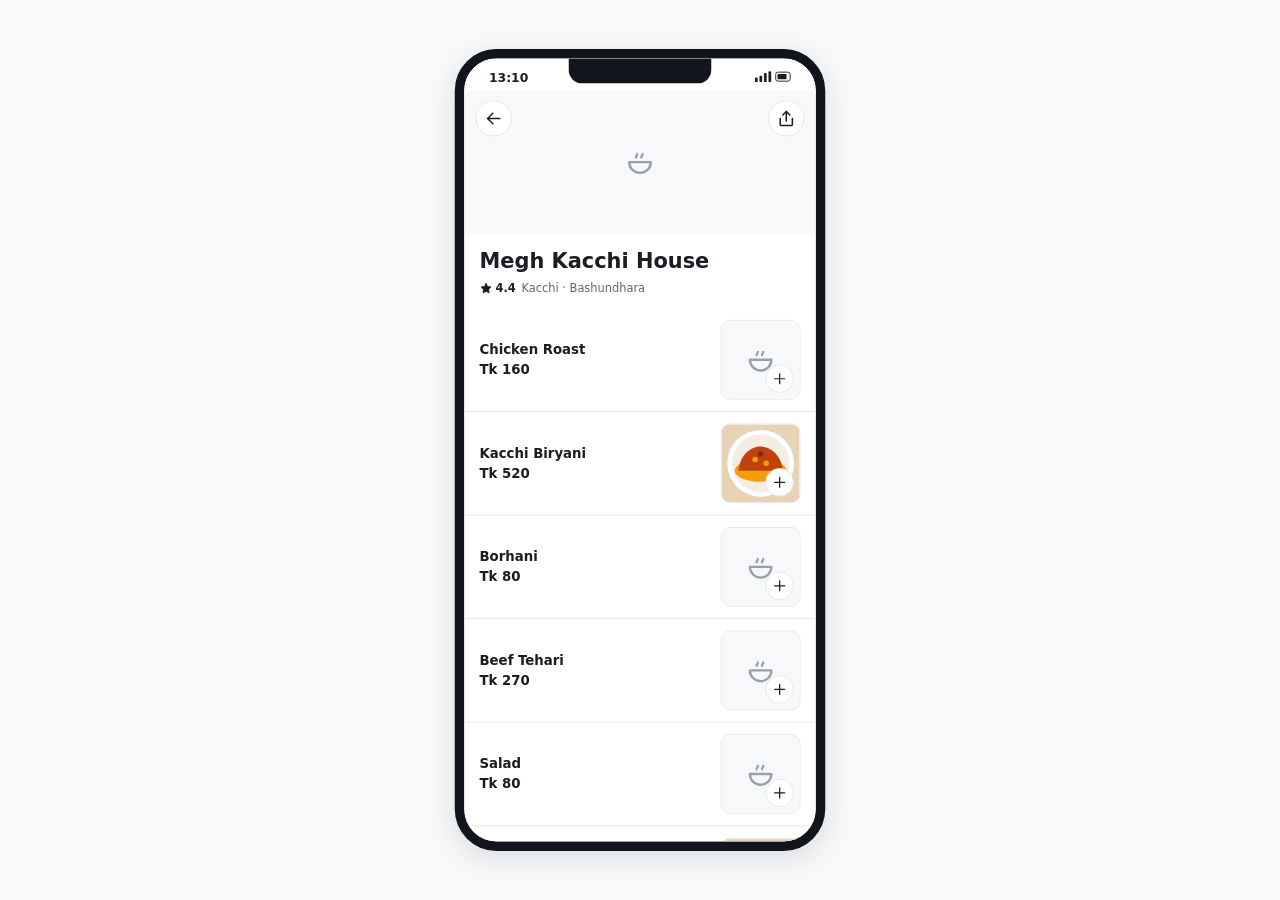
<file: screens/restaurant.html>
<!doctype html>
<html lang="en">
<head>
<meta charset="utf-8">
<meta name="viewport" content="width=device-width, initial-scale=1">
<title>FoodApp restaurant menu screen</title>
<link rel="icon" href="data:,">
<style>
:root {
  --fd-primary: #0E7A6E;
  --fd-primary-dark: #0A5F56;
  --fd-ink: #1A1D23;
  --fd-grey: #5F6570;
  --fd-grey-light: #9AA0AA;
  --fd-hair: #E4E6EA;
  --fd-bg: #F7F8F9;
  --fd-white: #FFFFFF;
  --fd-radius: 10px;
  --fd-radius-sm: 6px;
  --fd-status-placed: #B45309;
  --fd-status-accepted: #0E7A6E;
  --fd-status-transit: #1D4ED8;
  --fd-status-delivered: #15803D;
  --fd-status-cancelled: #B91C1C;
  --fd-font: "Inter", system-ui, -apple-system, "Segoe UI", Roboto, "Noto Sans Bengali", "Nirmala UI", sans-serif;
  --fd-font-bn: "Noto Sans Bengali", "Nirmala UI", sans-serif;
  --fd-shadow-card: 0 1px 2px rgba(26, 29, 35, .04);
  --fd-shadow-pop: 0 8px 28px rgba(26, 29, 35, .12);
  --fd-t: 160ms;
}
*, *::before, *::after { box-sizing: border-box; }
html, body { margin: 0; padding: 0; }
body {
  font-family: var(--fd-font);
  color: var(--fd-ink);
  background: var(--fd-bg);
  font-size: 14px;
  line-height: 1.5;
  -webkit-font-smoothing: antialiased;
  text-rendering: optimizeLegibility;
}
a { color: var(--fd-primary); text-decoration: none; }
a:hover { text-decoration: underline; }
.fd-phone {
  position: relative;
  width: 390px;
  height: 844px;
  flex: none;
  background: var(--fd-white);
  border: 10px solid #12151B;
  border-radius: 44px;
  box-shadow: var(--fd-shadow-pop);
  overflow: hidden;
  transform-origin: center center;
}
@media (max-height: 900px) {
.fd-phone { transform: scale(.92); }
}
@media (max-height: 820px) {
.fd-phone { transform: scale(.86); }
}
@media (max-height: 760px) {
.fd-phone { transform: scale(.80); }
}
@media (max-height: 700px) {
.fd-phone { transform: scale(.74); }
}
.fd-phone-notch {
  position: absolute;
  top: 0;
  left: 50%;
  transform: translateX(-50%);
  width: 150px;
  height: 26px;
  background: #12151B;
  border-bottom-left-radius: 14px;
  border-bottom-right-radius: 14px;
  z-index: 5;
}
.bx-stage {
  min-height: 100vh;
  display: flex;
  align-items: center;
  justify-content: center;
  gap: 40px;
  padding: 20px;
  background: var(--fd-bg);
}
:root { --bx-scale: 1; }
@media (max-height: 900px) {
:root { --bx-scale: 0.95; }
}
@media (max-height: 840px) {
:root { --bx-scale: 0.88; }
}
@media (max-height: 780px) {
:root { --bx-scale: 0.84; }
}
@media (max-height: 720px) {
:root { --bx-scale: 0.76; }
}
.bx-fit {
  width: calc(390px * var(--bx-scale));
  height: calc(844px * var(--bx-scale));
  flex: none;
  display: flex;
  align-items: center;
  justify-content: center;
}
.bx-fit > .fd-phone { transform: scale(var(--bx-scale)); transform-origin: center center; position: relative; }
.bx-app {
  position: absolute;
  inset: 0;
  display: flex;
  flex-direction: column;
  overflow: hidden;
  background: var(--fd-white);
  font-family: var(--fd-font);
  color: var(--fd-ink);
}
.bx-status {
  flex: none;
  height: 34px;
  padding: 8px 26px 0;
  display: flex;
  align-items: center;
  justify-content: space-between;
  font-size: 13px;
  font-weight: 600;
  background: var(--fd-white);
}
.bx-sysicons { width: 38px; height: 12px; fill: currentColor; }
.bx-status-icons .bx-ic { display: none; }
.bx-view { flex: 1 1 auto; min-height: 0; position: relative; overflow: hidden; }
.bx-screen, .bx-col { display: flex; flex-direction: column; height: 100%; min-height: 0; }
.bx-rel { position: relative; }
.bx-body { flex: 1 1 auto; min-height: 0; overflow-y: auto; overflow-x: hidden; overscroll-behavior: contain; }
.bx-grow { flex: 1 1 auto; min-width: 0; }
.bx-left { text-align: left; }
.bx-spacer { height: 24px; flex: none; }
.bx-muted { color: var(--fd-grey); font-size: 13px; }
.bx-pad { padding: 12px 16px; }
.bx-money { font-variant-numeric: tabular-nums; white-space: nowrap; font-weight: 600; }
.bx-ic { width: 22px; height: 22px; flex: none; fill: none; stroke: currentColor; stroke-width: 1.75; stroke-linecap: round; stroke-linejoin: round; }
.bx-ic-xs { width: 14px; height: 14px; }
.bx-iconbtn {
  position: relative;
  flex: none;
  width: 38px; height: 38px;
  display: inline-flex; align-items: center; justify-content: center;
  background: var(--fd-white);
  color: var(--fd-ink);
  border: 1px solid var(--fd-hair);
  border-radius: 999px;
  cursor: pointer;
}
.bx-iconbtn:hover { border-color: var(--fd-grey-light); }
.bx-btn:focus-visible, .bx-iconbtn:focus-visible { outline: 2px solid var(--fd-primary); outline-offset: 2px; }
.bx-btn {
  display: inline-flex; align-items: center; justify-content: center; gap: 8px;
  height: 44px; padding: 0 16px;
  font-family: inherit; font-size: 14px; font-weight: 600;
  color: var(--fd-ink);
  background: var(--fd-white);
  border: 1px solid var(--fd-hair);
  border-radius: var(--fd-radius-sm);
  cursor: pointer;
}
.bx-btn:hover { border-color: var(--fd-grey-light); }
.bx-btn:disabled { opacity: .5; cursor: not-allowed; }
.bx-btn-primary { color: var(--fd-white); background: var(--fd-primary); border-color: var(--fd-primary); }
.bx-btn-primary:hover { background: var(--fd-primary-dark); border-color: var(--fd-primary-dark); }
.bx-btn-block { display: flex; width: 100%; }
.bx-btn-lg { height: 52px; font-size: 16px; }
.bx-chip-tag {
  flex: none; display: inline-block; padding: 2px 9px; font-size: 11px; font-weight: 600;
  color: var(--fd-grey); background: var(--fd-bg); border: 1px solid var(--fd-hair); border-radius: 999px;
}
.bx-tile {
  display: flex; align-items: center; justify-content: center;
  width: 100%; height: 100%;
  background: var(--fd-bg);
  color: var(--fd-grey-light);
}
.bx-tile .bx-ic { width: 34px; height: 34px; }
.bx-rc-name { font-weight: 700; font-size: 14px; }
.bx-rc-meta { display: flex; align-items: center; gap: 6px; font-size: 12px; color: var(--fd-grey); }
.bx-rating { display: inline-flex; align-items: center; gap: 3px; font-weight: 700; color: var(--fd-ink); }
.bx-rating .bx-ic { fill: var(--fd-ink); }
.bx-hero { position: relative; height: 150px; flex: none; }
.bx-hero .bx-tile { border-radius: 0; }
.bx-hero-top { position: absolute; top: 10px; left: 12px; right: 12px; display: flex; align-items: center; z-index: 2; }
.bx-hero-top .bx-iconbtn { background: var(--fd-white); }
.bx-rest-head h1 { margin: 0 0 4px; font-size: 22px; }
.bx-menu-item { display: flex; align-items: center; gap: 12px; padding: 12px 16px; border-bottom: 1px solid var(--fd-hair); }
.bx-item-img { position: relative; flex: none; width: 84px; height: 84px; border: 1px solid var(--fd-hair); border-radius: var(--fd-radius); overflow: hidden; }
.bx-plus {
  position: absolute; right: 6px; bottom: 6px;
  width: 30px; height: 30px; display: inline-flex; align-items: center; justify-content: center;
  color: var(--fd-ink); background: var(--fd-white); border: 1px solid var(--fd-hair); border-radius: 999px; cursor: pointer;
}
.bx-plus:disabled { opacity: .4; cursor: not-allowed; }
.bx-plus .bx-ic { width: 18px; height: 18px; }
.bx-cartbar-wrap { position: absolute; left: 0; right: 0; bottom: 0; padding: 0 16px 12px; pointer-events: none; }
.bx-cartbar {
  pointer-events: auto; display: flex; align-items: center; gap: 12px; width: 100%; height: 52px; padding: 0 16px;
  font: inherit; font-weight: 700; color: var(--fd-white); background: var(--fd-primary); border: 0; border-radius: var(--fd-radius); cursor: pointer;
}
.bx-cartbar-n { display: inline-flex; align-items: center; justify-content: center; min-width: 26px; height: 26px; border: 1px solid var(--fd-white); border-radius: 6px; font-size: 13px; }
.bx-layer { position: absolute; inset: 0; pointer-events: none; z-index: 20; }
.bx-layer > * { pointer-events: auto; }
.bx-sheet-wrap { position: absolute; inset: 0; display: flex; flex-direction: column; justify-content: flex-end; }
.bx-scrim { position: absolute; inset: 0; background: rgba(26, 29, 35, .45); }
.bx-sheet { position: relative; max-height: 88%; overflow-y: auto; background: var(--fd-white); border-radius: 18px 18px 0 0; animation: bx-up 200ms ease; }
.bx-sheet-title { margin: 0 0 4px; font-size: 18px; }
.bx-item-head { display: flex; align-items: flex-start; gap: 8px; margin-bottom: 4px; }
.bx-item-price { margin-bottom: 6px; }
.bx-opt-hd { display: flex; align-items: center; justify-content: space-between; margin: 14px 0 4px; }
.bx-opt { display: flex; align-items: center; gap: 12px; width: 100%; padding: 12px 0; font: inherit; text-align: left; background: none; border: 0; border-bottom: 1px solid var(--fd-hair); cursor: pointer; }
.bx-mark { flex: none; width: 20px; height: 20px; display: inline-flex; align-items: center; justify-content: center; border: 1.5px solid var(--fd-grey-light); border-radius: 999px; }
.bx-mark.is-box { border-radius: 5px; }
.bx-opt.is-on .bx-mark, .bx-mark.is-on { border-color: var(--fd-primary); background: var(--fd-primary); color: var(--fd-white); }
.bx-qtyrow { display: flex; align-items: center; justify-content: space-between; margin: 16px 0; }
.bx-stepper { display: inline-flex; align-items: center; border: 1px solid var(--fd-hair); border-radius: 999px; }
.bx-stepper button { width: 34px; height: 34px; display: inline-flex; align-items: center; justify-content: center; background: none; border: 0; cursor: pointer; color: var(--fd-ink); }
.bx-stepper .bx-ic { width: 16px; height: 16px; }
.bx-stepper-n { min-width: 24px; text-align: center; font-weight: 700; }
.bx-toast {
  position: absolute; left: 24px; right: 24px; bottom: 84px; padding: 12px 16px; text-align: center;
  font-size: 13px; font-weight: 600; color: var(--fd-white); background: var(--fd-ink); border-radius: var(--fd-radius-sm); z-index: 60;
}
@media (max-width: 500px) {
.bx-stage { padding: 0; min-height: 100vh; display: block; }
.bx-fit { width: 100%; height: 100vh; height: 100dvh; display: block; }
.bx-fit > .fd-phone {
    width: 100%; height: 100%; border: 0; border-radius: 0; box-shadow: none; transform: none;
  }
.fd-phone-notch, .bx-status { display: none; }
}
.bx-photo { width: 100%; height: 100%; }
.bx-photo svg { display: block; width: 100%; height: 100%; }
.bx-sheet.bx-sheet-item { display: flex; flex-direction: column; overflow: hidden; max-height: 62%; }
.bx-sheet-in { display: flex; flex-direction: column; flex: 1 1 auto; min-height: 0; }
.bx-sheet-scroll { flex: 1 1 auto; min-height: 0; overflow-y: auto; overscroll-behavior: contain; }
.bx-sheet-foot { flex: none; padding: 10px 16px 14px; background: var(--fd-white); border-top: 1px solid var(--fd-hair); }
.bx-btn-primary:disabled, .bx-btn-primary:disabled:hover { opacity: 1; color: var(--fd-grey-light); background: var(--fd-hair); border-color: var(--fd-hair); }
</style>
</head>
<body>
<!-- FoodApp restaurant menu screen. One file, no other files needed. Open it in a browser. -->
<main class="bx-stage">
  <div class="bx-fit">
    <div class="fd-phone">
      <div class="fd-phone-notch" aria-hidden="true"></div>
      <div class="bx-app">
<div class="bx-status" aria-hidden="true"><span class="bx-status-time">13:10</span><span class="bx-status-icons"><svg viewBox="0 0 40 12" class="bx-sysicons"><rect x="0" y="7" width="3" height="5" rx="1"/><rect x="5" y="5" width="3" height="7" rx="1"/><rect x="10" y="2" width="3" height="10" rx="1"/><rect x="15" y="0" width="3" height="12" rx="1"/><rect x="23" y="1" width="16" height="10" rx="2.5" fill="none" stroke="currentColor"/><rect x="25" y="3" width="10" height="6" rx="1"/></svg></span></div><div class="bx-view"><div class="bx-col bx-rel bx-screen"><div class="bx-body"><div class="bx-hero"><div class="bx-tile"><svg viewBox="0 0 24 24" class="bx-ic " aria-hidden="true"><path d="M4 12h16a8 8 0 0 1-16 0Z"/><path d="M9 8.5c0-1.2.9-1.2.9-2.4M13 8.5c0-1.2.9-1.2.9-2.4"/></svg></div><div class="bx-hero-top"><button type="button" class="bx-iconbtn" data-go="Back to the previous screen" aria-label="Back"><svg viewBox="0 0 24 24" class="bx-ic " aria-hidden="true"><path d="M19 12H5"/><path d="m11 6-6 6 6 6"/></svg></button><div class="bx-grow"></div><button type="button" class="bx-iconbtn" data-go="Share" aria-label="Share"><svg viewBox="0 0 24 24" class="bx-ic " aria-hidden="true"><path d="M12 15V4"/><path d="m8 8 4-4 4 4"/><path d="M5 12v7a1 1 0 0 0 1 1h12a1 1 0 0 0 1-1v-7"/></svg></button></div></div><div class="bx-pad bx-rest-head"><h1>Megh Kacchi House</h1><div class="bx-rc-meta"><span class="bx-rating"><svg viewBox="0 0 24 24" class="bx-ic bx-ic-xs" aria-hidden="true"><path d="m12 3 2.7 5.6 6.1.8-4.5 4.3 1.1 6.1L12 17l-5.4 2.8 1.1-6.1L3.2 9.4l6.1-.8z"/></svg>4.4</span><span>Kacchi &middot; Bashundhara</span></div></div><div class="bx-cat bx-menu-list" id="menu"></div><div class="bx-spacer"></div></div><div class="bx-cartbar-wrap" id="cartbar"></div></div></div>
        <div class="bx-layer"></div>
      </div>
    </div>
  </div>
</main>
<script>
var ICONS = {"bowl":"<path d=\"M4 12h16a8 8 0 0 1-16 0Z\"/><path d=\"M9 8.5c0-1.2.9-1.2.9-2.4M13 8.5c0-1.2.9-1.2.9-2.4\"/>","plus":"<path d=\"M12 5v14M5 12h14\"/>","x":"<path d=\"M6 6l12 12M18 6 6 18\"/>","check":"<path d=\"m5 12.5 4.5 4.5L19 7.5\"/>","minus":"<path d=\"M5 12h14\"/>"};
var layer = document.querySelector('.bx-layer');
function toast(msg) {
  var old = layer.querySelectorAll('.bx-toast');
  for (var i = 0; i < old.length; i++) { old[i].remove(); }
  var n = document.createElement('div');
  n.className = 'bx-toast'; n.setAttribute('role', 'status'); n.textContent = msg;
  layer.appendChild(n);
  setTimeout(function () { n.remove(); }, 2400);
}
function money(n) {
  var s = String(Math.round(n)), head = s.slice(0, -3), tail = s.slice(-3);
  if (s.length > 3) { s = head.replace(/\B(?=(\d{2})+(?!\d))/g, ',') + ',' + tail; }
  return 'Tk ' + s;
}
function icon(name, cls) {
  return '<svg viewBox="0 0 24 24" class="bx-ic ' + (cls || '') + '" aria-hidden="true">' + ICONS[name] + '</svg>';
}
function esc(s) { return String(s).replace(/&/g, '&amp;').replace(/</g, '&lt;').replace(/>/g, '&gt;'); }

var MENU = [["Chicken Roast",160,0,"Mains",0],["Kacchi Biryani",520,1,"Mains",250],["Borhani",80,0,"Drinks",0],["Beef Tehari",270,0,"Mains",130],["Salad",80,0,"Mains",0],["Mutton Rezala",580,1,"Mains",0],["Firni",90,0,"Desserts",0],["Chicken Kacchi",530,0,"Mains",210],["Jali Kabab",90,0,"Mains",0],["Plain Polao",140,1,"Mains",0],["Soft Drink",60,0,"Drinks",0],["Doi",110,0,"Desserts",0]];
var PHOTOS = ["<svg viewBox=\"0 0 84 84\" aria-hidden=\"true\"><rect width=\"84\" height=\"84\" fill=\"#E7D3B5\"/><circle cx=\"42\" cy=\"42\" r=\"36\" fill=\"#FFFFFF\"/><circle cx=\"42\" cy=\"42\" r=\"31\" fill=\"#F3EDE3\"/><ellipse cx=\"42\" cy=\"50\" rx=\"28\" ry=\"12\" fill=\"#FCA5A5\"/><path d=\"M18 50c2-18 14-26 24-26s22 8 24 26z\" fill=\"#B91C1C\"/><circle cx=\"36\" cy=\"38\" r=\"3\" fill=\"#FCA5A5\"/><circle cx=\"48\" cy=\"42\" r=\"3\" fill=\"#FCA5A5\"/><circle cx=\"42\" cy=\"32\" r=\"3\" fill=\"#7F1D1D\"/></svg>","<svg viewBox=\"0 0 84 84\" aria-hidden=\"true\"><rect width=\"84\" height=\"84\" fill=\"#E7D3B5\"/><circle cx=\"42\" cy=\"42\" r=\"36\" fill=\"#FFFFFF\"/><circle cx=\"42\" cy=\"42\" r=\"31\" fill=\"#F3EDE3\"/><ellipse cx=\"42\" cy=\"50\" rx=\"28\" ry=\"12\" fill=\"#F59E0B\"/><path d=\"M18 50c2-18 14-26 24-26s22 8 24 26z\" fill=\"#C2410C\"/><circle cx=\"36\" cy=\"38\" r=\"3\" fill=\"#F59E0B\"/><circle cx=\"48\" cy=\"42\" r=\"3\" fill=\"#F59E0B\"/><circle cx=\"42\" cy=\"32\" r=\"3\" fill=\"#7C2D12\"/></svg>","<svg viewBox=\"0 0 84 84\" aria-hidden=\"true\"><rect width=\"84\" height=\"84\" fill=\"#E7D3B5\"/><circle cx=\"42\" cy=\"42\" r=\"36\" fill=\"#FFFFFF\"/><circle cx=\"42\" cy=\"42\" r=\"31\" fill=\"#F3EDE3\"/><ellipse cx=\"42\" cy=\"50\" rx=\"28\" ry=\"12\" fill=\"#FDE68A\"/><path d=\"M18 50c2-18 14-26 24-26s22 8 24 26z\" fill=\"#A16207\"/><circle cx=\"36\" cy=\"38\" r=\"3\" fill=\"#FDE68A\"/><circle cx=\"48\" cy=\"42\" r=\"3\" fill=\"#FDE68A\"/><circle cx=\"42\" cy=\"32\" r=\"3\" fill=\"#713F12\"/></svg>"];
// MENU rows: [name, price, hasPhoto, kind, half-size price drop]
var EXTRAS = [['Extra salad', 20], ['Fried egg', 25], ['Extra raita', 25]];
var DRINKS = [['Soft drink', 40], ['Borhani', 50], ['Lemon soda', 45]];
var basket = [];

function paintMenu() {
  var html = '';
  MENU.forEach(function (m, i) {
    var img = m[2] ? '<div class="bx-photo">' + PHOTOS[i % PHOTOS.length] + '</div>' : '<div class="bx-tile">' + icon('bowl') + '</div>';
    html += '<div class="bx-menu-item"><div class="bx-grow bx-left"><div class="bx-rc-name">' + esc(m[0]) + '</div><div class="bx-money">' + money(m[1]) + '</div></div>' +
      '<div class="bx-item-img">' + img + '<button type="button" class="bx-plus" data-add="' + i + '" aria-label="Add ' + esc(m[0]) + '">' + icon('plus') + '</button></div></div>';
  });
  document.getElementById('menu').innerHTML = html;
}

function paintBar() {
  var bar = document.getElementById('cartbar');
  if (!basket.length) { bar.innerHTML = ''; return; }
  var n = 0, total = 0;
  basket.forEach(function (l) { n += l.qty; total += l.unit * l.qty; });
  bar.innerHTML = '<button type="button" class="bx-cartbar" data-basket="1"><span class="bx-cartbar-n">' + n + '</span><span class="bx-grow bx-left">View basket</span><span class="bx-money">' + money(total) + '</span></button>';
}

function groupsFor(m) {
  var sized = m[4] > 0;
  if (m[3] !== 'Mains' && !sized) { return []; }
  var g = [{ id: 'extra', title: 'Add extras', required: false, multi: true, choices: EXTRAS.map(function (c) { return { label: c[0], price: c[1] }; }) }];
  if (sized) {
    g.push({ id: 'drink', title: 'Add a drink', required: false, multi: true, choices: DRINKS.map(function (c) { return { label: c[0], price: c[1] }; }) });
    g.push({ id: 'size', title: 'Size', required: true, multi: false, choices: [{ label: 'Half', price: -m[4] }, { label: 'Full', price: 0 }] });
  }
  return g;
}

function optMoney(p) { return p > 0 ? '+' + money(p) : (p < 0 ? '- ' + money(-p) : ''); }

function openItem(m) {
  var groups = groupsFor(m), sel = {}, qty = 1;
  var wrap = document.createElement('div');
  wrap.className = 'bx-sheet-wrap';
  wrap.innerHTML = '<div class="bx-scrim"></div><div class="bx-sheet bx-sheet-item" role="dialog"><div class="bx-sheet-in"><div class="bx-sheet-scroll bx-pad"></div><div class="bx-sheet-foot"></div></div></div>';
  layer.appendChild(wrap);
  var scroller = wrap.querySelector('.bx-sheet-scroll'), foot = wrap.querySelector('.bx-sheet-foot');
  function close() { wrap.remove(); }
  wrap.querySelector('.bx-scrim').addEventListener('click', close);

  function unit() {
    var p = m[1];
    groups.forEach(function (g) { (sel[g.id] || []).forEach(function (i) { p += g.choices[i].price; }); });
    return p;
  }
  function valid() { return groups.every(function (g) { return !g.required || (sel[g.id] || []).length > 0; }); }
  function group(g) {
    var picked = sel[g.id] || [];
    var h = '<div class="bx-opt-hd"><span class="bx-rc-name">' + g.title + '</span><span class="bx-chip-tag">' + (g.required ? 'Required' : 'Optional') + '</span></div>';
    g.choices.forEach(function (c, i) {
      var on = picked.indexOf(i) !== -1;
      h += '<button type="button" class="bx-opt' + (on ? ' is-on' : '') + '" data-group="' + g.id + '" data-i="' + i + '" role="' + (g.multi ? 'checkbox' : 'radio') + '" aria-checked="' + on + '">' +
        '<span class="bx-mark' + (g.multi ? ' is-box' : '') + '">' + (on ? icon('check', 'bx-ic-xs') : '') + '</span><span class="bx-grow bx-left">' + c.label + '</span><span class="bx-muted">' + optMoney(c.price) + '</span></button>';
    });
    return h;
  }
  function draw() {
    var keep = scroller.scrollTop;
    var h = '<div class="bx-item-head"><div class="bx-grow bx-left"><h3 class="bx-sheet-title">' + esc(m[0]) + '</h3><div class="bx-muted">Megh Kacchi House</div></div>' +
      '<button type="button" class="bx-iconbtn" data-close="1" aria-label="Close">' + icon('x') + '</button></div><div class="bx-money bx-item-price">' + money(m[1]) + '</div>';
    groups.filter(function (g) { return !g.required; }).forEach(function (g) { h += group(g); });
    h += '<div class="bx-qtyrow"><span class="bx-rc-name">Quantity</span><div class="bx-stepper"><button type="button" data-qty="-1" aria-label="Less">' + icon('minus') +
      '</button><span class="bx-stepper-n">' + qty + '</span><button type="button" data-qty="1" aria-label="More">' + icon('plus') + '</button></div></div>';
    groups.filter(function (g) { return g.required; }).forEach(function (g) { h += group(g); });
    scroller.innerHTML = h;
    scroller.scrollTop = keep;
    foot.innerHTML = '<button type="button" class="bx-btn bx-btn-primary bx-btn-block bx-btn-lg" data-confirm="1">Add to basket &middot; ' + money(unit() * qty) + '</button>';
  }
  wrap.addEventListener('click', function (e) {
    var t;
    if ((t = e.target.closest('[data-close]'))) { close(); return; }
    if ((t = e.target.closest('[data-qty]'))) { qty = Math.max(1, qty + Number(t.getAttribute('data-qty'))); draw(); return; }
    if ((t = e.target.closest('[data-group]'))) {
      var gid = t.getAttribute('data-group'), i = Number(t.getAttribute('data-i'));
      var g = groups.filter(function (x) { return x.id === gid; })[0], picked = sel[gid] || [];
      if (g.multi) { sel[gid] = picked.indexOf(i) !== -1 ? picked.filter(function (x) { return x !== i; }) : picked.concat([i]); }
      else { sel[gid] = [i]; }
      draw(); return;
    }
    if ((t = e.target.closest('[data-confirm]'))) {
      if (!valid()) { return; }
      var labels = [];
      groups.forEach(function (g) { (sel[g.id] || []).forEach(function (i) { labels.push(g.choices[i].label); }); });
      basket.push({ name: m[0], opts: labels, qty: qty, unit: unit() });
      close(); paintBar(); toast('Added to basket');
    }
  });
  draw();
}

document.addEventListener('click', function (e) {
  var add = e.target.closest('[data-add]');
  if (add) { openItem(MENU[Number(add.getAttribute('data-add'))]); return; }
  if (e.target.closest('[data-basket]')) { toast('Opens the basket screen'); return; }
  var go = e.target.closest('[data-go]');
  if (go) { toast(go.getAttribute('data-go') === 'Share' ? 'Opens the share options' : 'Goes back to the previous screen'); }
});
paintMenu();
</script>
</body>
</html>
</file>
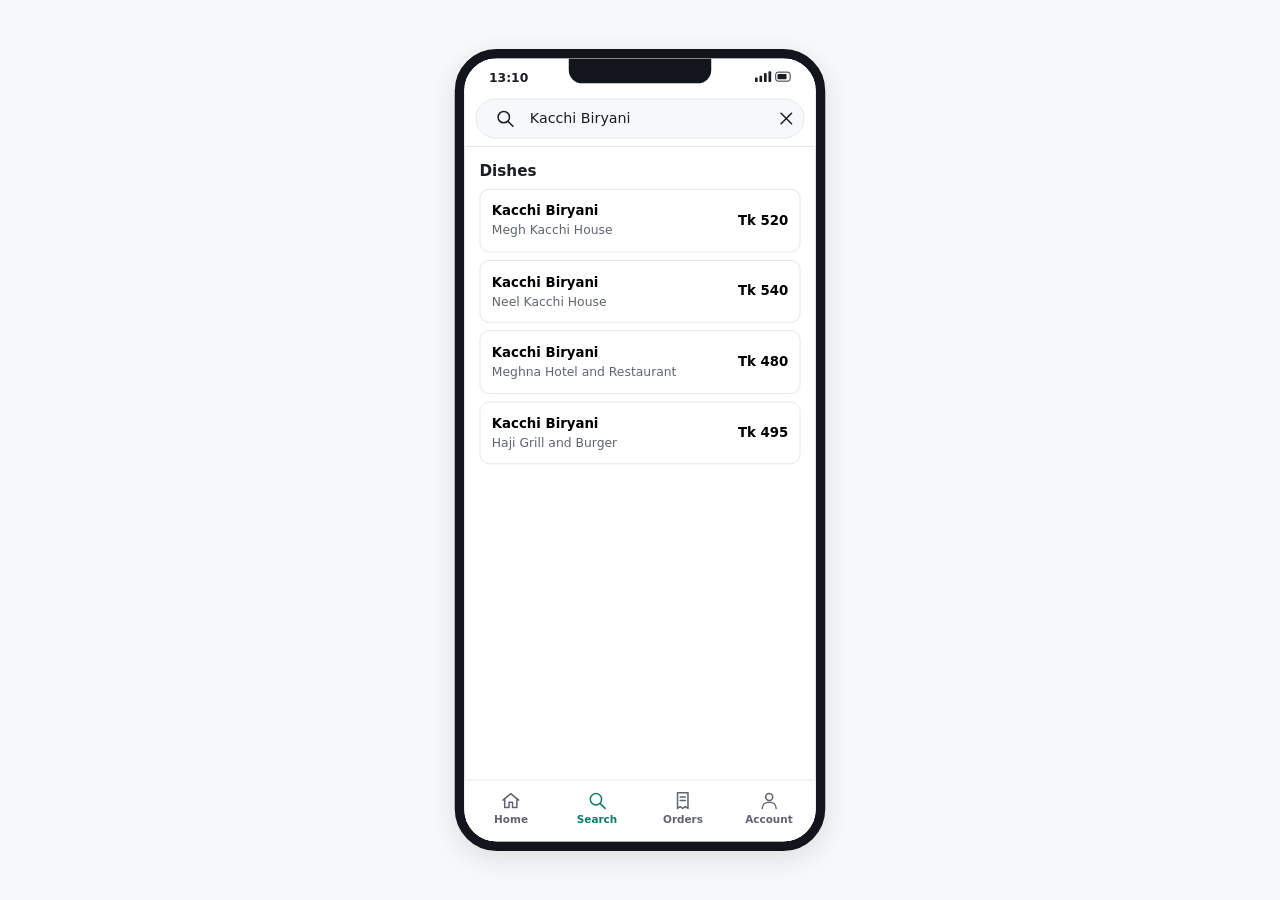
<file: screens/search.html>
<!doctype html>
<html lang="en">
<head>
<meta charset="utf-8">
<meta name="viewport" content="width=device-width, initial-scale=1">
<title>FoodApp search results screen</title>
<link rel="icon" href="data:,">
<style>
:root {
  --fd-primary: #0E7A6E;
  --fd-primary-dark: #0A5F56;
  --fd-ink: #1A1D23;
  --fd-grey: #5F6570;
  --fd-grey-light: #9AA0AA;
  --fd-hair: #E4E6EA;
  --fd-bg: #F7F8F9;
  --fd-white: #FFFFFF;
  --fd-radius: 10px;
  --fd-radius-sm: 6px;
  --fd-status-placed: #B45309;
  --fd-status-accepted: #0E7A6E;
  --fd-status-transit: #1D4ED8;
  --fd-status-delivered: #15803D;
  --fd-status-cancelled: #B91C1C;
  --fd-font: "Inter", system-ui, -apple-system, "Segoe UI", Roboto, "Noto Sans Bengali", "Nirmala UI", sans-serif;
  --fd-font-bn: "Noto Sans Bengali", "Nirmala UI", sans-serif;
  --fd-shadow-card: 0 1px 2px rgba(26, 29, 35, .04);
  --fd-shadow-pop: 0 8px 28px rgba(26, 29, 35, .12);
  --fd-t: 160ms;
}
*, *::before, *::after { box-sizing: border-box; }
html, body { margin: 0; padding: 0; }
body {
  font-family: var(--fd-font);
  color: var(--fd-ink);
  background: var(--fd-bg);
  font-size: 14px;
  line-height: 1.5;
  -webkit-font-smoothing: antialiased;
  text-rendering: optimizeLegibility;
}
a { color: var(--fd-primary); text-decoration: none; }
a:hover { text-decoration: underline; }
.fd-phone {
  position: relative;
  width: 390px;
  height: 844px;
  flex: none;
  background: var(--fd-white);
  border: 10px solid #12151B;
  border-radius: 44px;
  box-shadow: var(--fd-shadow-pop);
  overflow: hidden;
  transform-origin: center center;
}
@media (max-height: 900px) {
.fd-phone { transform: scale(.92); }
}
@media (max-height: 820px) {
.fd-phone { transform: scale(.86); }
}
@media (max-height: 760px) {
.fd-phone { transform: scale(.80); }
}
@media (max-height: 700px) {
.fd-phone { transform: scale(.74); }
}
.fd-phone-notch {
  position: absolute;
  top: 0;
  left: 50%;
  transform: translateX(-50%);
  width: 150px;
  height: 26px;
  background: #12151B;
  border-bottom-left-radius: 14px;
  border-bottom-right-radius: 14px;
  z-index: 5;
}
.bx-stage {
  min-height: 100vh;
  display: flex;
  align-items: center;
  justify-content: center;
  gap: 40px;
  padding: 20px;
  background: var(--fd-bg);
}
:root { --bx-scale: 1; }
@media (max-height: 900px) {
:root { --bx-scale: 0.95; }
}
@media (max-height: 840px) {
:root { --bx-scale: 0.88; }
}
@media (max-height: 780px) {
:root { --bx-scale: 0.84; }
}
@media (max-height: 720px) {
:root { --bx-scale: 0.76; }
}
.bx-fit {
  width: calc(390px * var(--bx-scale));
  height: calc(844px * var(--bx-scale));
  flex: none;
  display: flex;
  align-items: center;
  justify-content: center;
}
.bx-fit > .fd-phone { transform: scale(var(--bx-scale)); transform-origin: center center; position: relative; }
.bx-app {
  position: absolute;
  inset: 0;
  display: flex;
  flex-direction: column;
  overflow: hidden;
  background: var(--fd-white);
  font-family: var(--fd-font);
  color: var(--fd-ink);
}
.bx-status {
  flex: none;
  height: 34px;
  padding: 8px 26px 0;
  display: flex;
  align-items: center;
  justify-content: space-between;
  font-size: 13px;
  font-weight: 600;
  background: var(--fd-white);
}
.bx-sysicons { width: 38px; height: 12px; fill: currentColor; }
.bx-status-icons .bx-ic { display: none; }
.bx-view { flex: 1 1 auto; min-height: 0; position: relative; overflow: hidden; }
.bx-screen, .bx-col { display: flex; flex-direction: column; height: 100%; min-height: 0; }
.bx-body { flex: 1 1 auto; min-height: 0; overflow-y: auto; overflow-x: hidden; overscroll-behavior: contain; }
.bx-grow { flex: 1 1 auto; min-width: 0; }
.bx-left { text-align: left; }
.bx-muted { color: var(--fd-grey); font-size: 13px; }
.bx-money { font-variant-numeric: tabular-nums; white-space: nowrap; font-weight: 600; }
.bx-ic { width: 22px; height: 22px; flex: none; fill: none; stroke: currentColor; stroke-width: 1.75; stroke-linecap: round; stroke-linejoin: round; }
.bx-ic-xs { width: 14px; height: 14px; }
.bx-ic-xl { width: 56px; height: 56px; stroke-width: 1.4; }
.bx-hd {
  flex: none;
  display: flex;
  align-items: center;
  gap: 10px;
  min-height: 56px;
  padding: 8px 12px;
  background: var(--fd-white);
  border-bottom: 1px solid var(--fd-hair);
}
.bx-iconbtn {
  position: relative;
  flex: none;
  width: 38px; height: 38px;
  display: inline-flex; align-items: center; justify-content: center;
  background: var(--fd-white);
  color: var(--fd-ink);
  border: 1px solid var(--fd-hair);
  border-radius: 999px;
  cursor: pointer;
}
.bx-iconbtn:hover { border-color: var(--fd-grey-light); }
.bx-tabbar {
  flex: none;
  display: flex;
  background: var(--fd-white);
  border-top: 1px solid var(--fd-hair);
  padding: 6px 4px 10px;
}
.bx-tab {
  flex: 1;
  display: flex; flex-direction: column; align-items: center; gap: 2px;
  padding: 4px 0;
  background: none; border: 0;
  font: inherit; font-size: 11px; font-weight: 600;
  color: var(--fd-grey);
  cursor: pointer;
}
.bx-tab.is-active { color: var(--fd-primary); }
.bx-tab:focus-visible, .bx-iconbtn:focus-visible { outline: 2px solid var(--fd-primary); outline-offset: 2px; }
.bx-input {
  width: 100%; height: 44px; padding: 0 12px;
  font-family: inherit; font-size: 15px; color: var(--fd-ink);
  background: var(--fd-white);
  border: 1px solid var(--fd-hair);
  border-radius: var(--fd-radius-sm);
}
.bx-input:focus { outline: none; border-color: var(--fd-primary); box-shadow: 0 0 0 3px rgba(14, 122, 110, .12); }
.bx-input::placeholder { color: var(--fd-grey-light); }
select.bx-input { appearance: auto; }
.bx-tile {
  display: flex; align-items: center; justify-content: center;
  width: 100%; height: 100%;
  background: var(--fd-bg);
  color: var(--fd-grey-light);
}
.bx-tile .bx-ic { width: 34px; height: 34px; }
.bx-sec-hd { display: flex; align-items: center; justify-content: space-between; padding: 14px 16px 6px; }
.bx-sec-hd h3 { margin: 0; font-size: 16px; }
.bx-rc {
  display: flex; flex-direction: column; text-align: left; padding: 0;
  font: inherit; color: var(--fd-ink); cursor: pointer; overflow: hidden;
  background: var(--fd-white); border: 1px solid var(--fd-hair); border-radius: var(--fd-radius);
}
.bx-rc .bx-tile { height: 110px; border-radius: 0; }
.bx-rc-body { padding: 10px 12px 12px; display: flex; flex-direction: column; gap: 2px; }
.bx-rc-name { font-weight: 700; font-size: 14px; }
.bx-rc-meta { display: flex; align-items: center; gap: 6px; font-size: 12px; color: var(--fd-grey); }
.bx-rating { display: inline-flex; align-items: center; gap: 3px; font-weight: 700; color: var(--fd-ink); }
.bx-rating .bx-ic { fill: var(--fd-ink); }
.bx-searchfield { flex: 1; display: flex; align-items: center; gap: 8px; padding-left: 12px; background: var(--fd-bg); border: 1px solid var(--fd-hair); border-radius: 999px; height: 42px; color: var(--fd-grey); }
.bx-searchfield .bx-input { border: 0; background: transparent; height: 40px; padding: 0; box-shadow: none; }
.bx-searchfield .bx-input::-webkit-search-cancel-button { display: none; }
.bx-searchfield .bx-iconbtn { border: 0; background: transparent; width: 36px; height: 36px; }
.bx-dish { display: flex; align-items: center; gap: 12px; width: calc(100% - 32px); margin: 0 16px 8px; padding: 12px; font: inherit; text-align: left; cursor: pointer; background: var(--fd-white); border: 1px solid var(--fd-hair); border-radius: var(--fd-radius); }
.bx-body > .bx-rc { width: calc(100% - 32px); margin: 0 16px 12px; }
.bx-empty { display: flex; flex-direction: column; align-items: center; gap: 6px; padding: 56px 32px; text-align: center; color: var(--fd-grey); }
.bx-empty h3 { margin: 8px 0 0; font-size: 17px; color: var(--fd-ink); }
.bx-empty p { margin: 0 0 8px; }
.bx-layer { position: absolute; inset: 0; pointer-events: none; z-index: 20; }
.bx-layer > * { pointer-events: auto; }
.bx-toast {
  position: absolute; left: 24px; right: 24px; bottom: 84px; padding: 12px 16px; text-align: center;
  font-size: 13px; font-weight: 600; color: var(--fd-white); background: var(--fd-ink); border-radius: var(--fd-radius-sm); z-index: 60;
}
@media (max-width: 500px) {
.bx-stage { padding: 0; min-height: 100vh; display: block; }
.bx-fit { width: 100%; height: 100vh; height: 100dvh; display: block; }
.bx-fit > .fd-phone {
    width: 100%; height: 100%; border: 0; border-radius: 0; box-shadow: none; transform: none;
  }
.fd-phone-notch, .bx-status { display: none; }
}
</style>
</head>
<body>
<!-- FoodApp search results screen. One file, no other files needed. Open it in a browser. -->
<main class="bx-stage">
  <div class="bx-fit">
    <div class="fd-phone">
      <div class="fd-phone-notch" aria-hidden="true"></div>
      <div class="bx-app">
<div class="bx-status" aria-hidden="true"><span class="bx-status-time">13:10</span><span class="bx-status-icons"><svg viewBox="0 0 40 12" class="bx-sysicons"><rect x="0" y="7" width="3" height="5" rx="1"/><rect x="5" y="5" width="3" height="7" rx="1"/><rect x="10" y="2" width="3" height="10" rx="1"/><rect x="15" y="0" width="3" height="12" rx="1"/><rect x="23" y="1" width="16" height="10" rx="2.5" fill="none" stroke="currentColor"/><rect x="25" y="3" width="10" height="6" rx="1"/></svg></span></div><div class="bx-view"><div class="bx-col bx-screen"><div class="bx-hd"><div class="bx-searchfield"><button type="button" class="bx-iconbtn" id="go" aria-label="Search"><svg viewBox="0 0 24 24" class="bx-ic " aria-hidden="true"><circle cx="10.5" cy="10.5" r="6.5"/><path d="M15.5 15.5 21 21"/></svg></button><input class="bx-input bx-input-search" id="q" type="search" enterkeyhint="search" placeholder="Search restaurants and dishes" aria-label="Search" value="Kacchi Biryani"><button type="button" class="bx-iconbtn" id="clear" aria-label="Clear"><svg viewBox="0 0 24 24" class="bx-ic " aria-hidden="true"><path d="M6 6l12 12M18 6 6 18"/></svg></button></div></div><div class="bx-body" id="results"></div></div></div><nav class="bx-tabbar" aria-label="Main"><button type="button" class="bx-tab" data-tab="home"><svg viewBox="0 0 24 24" class="bx-ic " aria-hidden="true"><path d="M3 11.5 12 4l9 7.5"/><path d="M5 10v10h5v-6h4v6h5V10"/></svg><span>Home</span></button><button type="button" class="bx-tab is-active" data-tab="search"><svg viewBox="0 0 24 24" class="bx-ic " aria-hidden="true"><circle cx="10.5" cy="10.5" r="6.5"/><path d="M15.5 15.5 21 21"/></svg><span>Search</span></button><button type="button" class="bx-tab" data-tab="orders"><svg viewBox="0 0 24 24" class="bx-ic " aria-hidden="true"><path d="M6 3h12v18l-3-2-3 2-3-2-3 2z"/><path d="M9 8h6M9 12h6"/></svg><span>Orders</span></button><button type="button" class="bx-tab" data-tab="account"><svg viewBox="0 0 24 24" class="bx-ic " aria-hidden="true"><circle cx="12" cy="8" r="4"/><path d="M4 21c0-4.4 3.6-7 8-7s8 2.6 8 7"/></svg><span>Account</span></button></nav>
        <div class="bx-layer"></div>
      </div>
    </div>
  </div>
</main>
<script>
var ICONS = {"bowl":"<path d=\"M4 12h16a8 8 0 0 1-16 0Z\"/><path d=\"M9 8.5c0-1.2.9-1.2.9-2.4M13 8.5c0-1.2.9-1.2.9-2.4\"/>","star":"<path d=\"m12 3 2.7 5.6 6.1.8-4.5 4.3 1.1 6.1L12 17l-5.4 2.8 1.1-6.1L3.2 9.4l6.1-.8z\"/>","search":"<circle cx=\"10.5\" cy=\"10.5\" r=\"6.5\"/><path d=\"M15.5 15.5 21 21\"/>"};
var layer = document.querySelector('.bx-layer');
function toast(msg) {
  var old = layer.querySelectorAll('.bx-toast');
  for (var i = 0; i < old.length; i++) { old[i].remove(); }
  var n = document.createElement('div');
  n.className = 'bx-toast'; n.setAttribute('role', 'status'); n.textContent = msg;
  layer.appendChild(n);
  setTimeout(function () { n.remove(); }, 2400);
}
function money(n) {
  var s = String(Math.round(n)), head = s.slice(0, -3), tail = s.slice(-3);
  if (s.length > 3) { s = head.replace(/\B(?=(\d{2})+(?!\d))/g, ',') + ',' + tail; }
  return 'Tk ' + s;
}
function icon(name, cls) {
  return '<svg viewBox="0 0 24 24" class="bx-ic ' + (cls || '') + '" aria-hidden="true">' + ICONS[name] + '</svg>';
}
function esc(s) { return String(s).replace(/&/g, '&amp;').replace(/</g, '&lt;').replace(/>/g, '&gt;'); }

var DATA = {"restaurants":[{"name":"Ruchi Wok House","rating":"3.8","cuisine":"Chinese","area":"Mohammadpur"},{"name":"Padma Bakery and Cafe","rating":"3.9","cuisine":"Cafe","area":"Banani"},{"name":"Megh Kacchi House","rating":"4.4","cuisine":"Kacchi","area":"Bashundhara"},{"name":"Neel Kacchi House","rating":"4.4","cuisine":"Kacchi","area":"Mohammadpur"},{"name":"Meghna Hotel and Restaurant","rating":"4.5","cuisine":"Bangla","area":"Mohammadpur"},{"name":"Haji Grill and Burger","rating":"3.6","cuisine":"Burger","area":"Mohammadpur"}],"dishes":[["Kacchi Biryani","Megh Kacchi House",520],["Kacchi Biryani","Neel Kacchi House",540],["Kacchi Biryani","Meghna Hotel and Restaurant",480],["Kacchi Biryani","Haji Grill and Burger",495],["Chicken Roast","Megh Kacchi House",160],["Chicken Roast","Neel Kacchi House",170],["Beef Burger","Haji Grill and Burger",320],["Fried Wonton","Ruchi Wok House",210],["Pancake","Padma Bakery and Cafe",240]]};

var q = document.getElementById('q');
var results = document.getElementById('results');

function run() {
  var text = q.value.trim().toLowerCase();
  results.innerHTML = '';
  if (!text) { return; }
  var rs = DATA.restaurants.filter(function (r) { return r.name.toLowerCase() === text; });
  var ds = DATA.dishes.filter(function (d) { return d[0].toLowerCase() === text; });
  if (!rs.length && !ds.length) {
    results.innerHTML = '<div class="bx-empty">' + icon('search', 'bx-ic-xl') + '<h3>No results found</h3></div>';
    return;
  }
  var html = '';
  if (rs.length) {
    html += '<div class="bx-sec-hd"><h3>Restaurants</h3></div>';
    rs.forEach(function (r) {
      html += '<button type="button" class="bx-rc" data-restaurant="' + esc(r.name) + '"><div class="bx-tile">' + icon('bowl') + '</div>' +
        '<div class="bx-rc-body"><div class="bx-rc-name">' + esc(r.name) + '</div><div class="bx-rc-meta"><span class="bx-rating">' +
        icon('star', 'bx-ic-xs') + r.rating + '</span><span>' + r.cuisine + ' &middot; ' + r.area + '</span></div></div></button>';
    });
  }
  if (ds.length) {
    html += '<div class="bx-sec-hd"><h3>Dishes</h3></div>';
    ds.forEach(function (d) {
      html += '<button type="button" class="bx-dish" data-restaurant="' + esc(d[1]) + '"><div class="bx-grow bx-left"><div class="bx-rc-name">' +
        esc(d[0]) + '</div><div class="bx-muted">' + esc(d[1]) + '</div></div><span class="bx-money">' + money(d[2]) + '</span></button>';
    });
  }
  results.innerHTML = html;
}
q.addEventListener('keydown', function (e) { if (e.key === 'Enter') { run(); } });
document.getElementById('go').addEventListener('click', run);
document.getElementById('clear').addEventListener('click', function () { q.value = ''; run(); q.focus(); });
document.addEventListener('click', function (e) {
  var rc = e.target.closest('[data-restaurant]');
  if (rc) { toast('Opens the menu of ' + rc.getAttribute('data-restaurant')); return; }
  var tab = e.target.closest('[data-tab]');
  if (tab && tab.getAttribute('data-tab') !== 'search') { toast('Opens the ' + tab.getAttribute('data-tab') + ' screen'); }
});
run();
</script>
</body>
</html>
</file>
<file: food-delivery-app/shared/app.css>
@font-face {
  font-family: "Inter";
  font-style: normal;
  font-weight: 400;
  font-display: swap;
  src: url("fonts/inter-400.woff2") format("woff2");
}
@font-face {
  font-family: "Inter";
  font-style: normal;
  font-weight: 500;
  font-display: swap;
  src: url("fonts/inter-500.woff2") format("woff2");
}
@font-face {
  font-family: "Inter";
  font-style: normal;
  font-weight: 600;
  font-display: swap;
  src: url("fonts/inter-600.woff2") format("woff2");
}
@font-face {
  font-family: "Inter";
  font-style: normal;
  font-weight: 700;
  font-display: swap;
  src: url("fonts/inter-700.woff2") format("woff2");
}
@font-face {
  font-family: "Noto Sans Bengali";
  font-style: normal;
  font-weight: 400;
  font-display: swap;
  src: url("fonts/noto-bengali-400.woff2") format("woff2");
}
@font-face {
  font-family: "Noto Sans Bengali";
  font-style: normal;
  font-weight: 600;
  font-display: swap;
  src: url("fonts/noto-bengali-600.woff2") format("woff2");
}
@font-face {
  font-family: "Noto Sans Bengali";
  font-style: normal;
  font-weight: 700;
  font-display: swap;
  src: url("fonts/noto-bengali-700.woff2") format("woff2");
}

:root {
  --fd-primary: #0E7A6E;
  --fd-primary-dark: #0A5F56;
  --fd-ink: #1A1D23;
  --fd-grey: #5F6570;
  --fd-grey-light: #9AA0AA;
  --fd-hair: #E4E6EA;
  --fd-bg: #F7F8F9;
  --fd-white: #FFFFFF;
  --fd-radius: 10px;
  --fd-radius-sm: 6px;
  --fd-status-placed: #B45309;
  --fd-status-accepted: #0E7A6E;
  --fd-status-transit: #1D4ED8;
  --fd-status-delivered: #15803D;
  --fd-status-cancelled: #B91C1C;

  --fd-font: "Inter", "Noto Sans Bengali", "Nirmala UI", system-ui, sans-serif;
  --fd-font-bn: "Noto Sans Bengali", "Nirmala UI", sans-serif;
  --fd-shadow-card: 0 1px 2px rgba(26, 29, 35, .04);
  --fd-shadow-pop: 0 8px 28px rgba(26, 29, 35, .12);
  --fd-t: 160ms;
}

*, *::before, *::after { box-sizing: border-box; }
html, body { margin: 0; padding: 0; }
body {
  font-family: var(--fd-font);
  color: var(--fd-ink);
  background: var(--fd-bg);
  font-size: 14px;
  line-height: 1.5;
  -webkit-font-smoothing: antialiased;
  text-rendering: optimizeLegibility;
}
a { color: var(--fd-primary); text-decoration: none; }
a:hover { text-decoration: underline; }
.fd-bn { font-family: var(--fd-font-bn); }

.nomotion *, .nomotion *::before, .nomotion *::after {
  animation-duration: 0s !important;
  animation-delay: 0s !important;
  transition-duration: 0s !important;
  transition-delay: 0s !important;
}

.fd-icon {
  width: 24px;
  height: 24px;
  flex: none;
  fill: none;
  stroke: currentColor;
  stroke-width: 1.75;
  stroke-linecap: round;
  stroke-linejoin: round;
}
.fd-icon-sm { width: 18px; height: 18px; }
.fd-icon-lg { width: 32px; height: 32px; }

.fd-wordmark {
  display: inline-flex;
  align-items: center;
  gap: 8px;
  color: var(--fd-primary);
  line-height: 1;
}
.fd-wordmark-mark {
  width: 22px;
  height: 22px;
  fill: none;
  stroke: currentColor;
  stroke-width: 1.75;
  stroke-linecap: round;
  stroke-linejoin: round;
}
.fd-wordmark-text {
  font-weight: 700;
  font-size: 17px;
  letter-spacing: -.01em;
  color: var(--fd-primary);
}

.fd-topbar {
  display: flex;
  align-items: center;
  gap: 16px;
  height: 56px;
  padding: 0 20px;
  background: var(--fd-white);
  border-bottom: 1px solid var(--fd-hair);
}
.fd-topbar-spacer { flex: 1 1 auto; }
.fd-topbar .fd-topbar-nav {
  display: flex;
  align-items: center;
  gap: 4px;
}
.fd-topbar-nav a {
  color: var(--fd-grey);
  padding: 6px 10px;
  border-radius: var(--fd-radius-sm);
  font-weight: 500;
  text-decoration: none;
}
.fd-topbar-nav a:hover { color: var(--fd-ink); background: var(--fd-bg); }
.fd-topbar-nav a.is-active { color: var(--fd-primary); background: rgba(14, 122, 110, .08); }

.fd-card {
  background: var(--fd-white);
  border: 1px solid var(--fd-hair);
  border-radius: var(--fd-radius);
  box-shadow: var(--fd-shadow-card);
}
.fd-card-pad { padding: 16px; }

.fd-btn {
  display: inline-flex;
  align-items: center;
  justify-content: center;
  gap: 8px;
  height: 40px;
  padding: 0 16px;
  font-family: inherit;
  font-size: 14px;
  font-weight: 600;
  line-height: 1;
  color: var(--fd-ink);
  background: var(--fd-white);
  border: 1px solid var(--fd-hair);
  border-radius: var(--fd-radius-sm);
  cursor: pointer;
  transition: background var(--fd-t) ease, border-color var(--fd-t) ease, color var(--fd-t) ease;
}
.fd-btn:hover { border-color: var(--fd-grey-light); }
.fd-btn:focus-visible { outline: 2px solid var(--fd-primary); outline-offset: 2px; }
.fd-btn:disabled { opacity: .5; cursor: not-allowed; }
.fd-btn .fd-icon { width: 18px; height: 18px; }

.fd-btn-primary {
  color: var(--fd-white);
  background: var(--fd-primary);
  border-color: var(--fd-primary);
}
.fd-btn-primary:hover { background: var(--fd-primary-dark); border-color: var(--fd-primary-dark); }

.fd-btn-ghost {
  color: var(--fd-grey);
  background: transparent;
  border-color: transparent;
}
.fd-btn-ghost:hover { color: var(--fd-ink); background: var(--fd-bg); border-color: transparent; }

.fd-btn-block { width: 100%; }
.fd-btn-lg { height: 52px; padding: 0 20px; font-size: 16px; }

.fd-pill {
  display: inline-flex;
  align-items: center;
  gap: 6px;
  height: 22px;
  padding: 0 9px;
  font-size: 12px;
  font-weight: 600;
  line-height: 1;
  border-radius: 999px;
  border: 1px solid transparent;
  white-space: nowrap;
}
.fd-pill::before {
  content: "";
  width: 6px;
  height: 6px;
  border-radius: 999px;
  background: currentColor;
}
.fd-pill[data-status="placed"]     { color: var(--fd-status-placed);    background: rgba(180, 83, 9, .09);  border-color: rgba(180, 83, 9, .18); }
.fd-pill[data-status="accepted"]   { color: var(--fd-status-accepted);  background: rgba(14, 122, 110, .09); border-color: rgba(14, 122, 110, .18); }
.fd-pill[data-status="transit"]    { color: var(--fd-status-transit);   background: rgba(29, 78, 216, .09); border-color: rgba(29, 78, 216, .18); }
.fd-pill[data-status="delivered"]  { color: var(--fd-status-delivered); background: rgba(21, 128, 61, .09); border-color: rgba(21, 128, 61, .18); }
.fd-pill[data-status="cancelled"]  { color: var(--fd-status-cancelled); background: rgba(185, 28, 28, .09); border-color: rgba(185, 28, 28, .18); }

.fd-table {
  width: 100%;
  border-collapse: collapse;
  font-size: 14px;
}
.fd-table th {
  text-align: left;
  font-weight: 600;
  color: var(--fd-grey);
  font-size: 12px;
  letter-spacing: .02em;
  text-transform: uppercase;
  padding: 10px 12px;
  border-bottom: 1px solid var(--fd-hair);
  white-space: nowrap;
}
.fd-table td {
  padding: 12px;
  border-bottom: 1px solid var(--fd-hair);
  vertical-align: middle;
}
.fd-table tbody tr:hover { background: var(--fd-bg); }
.fd-table tbody tr:last-child td { border-bottom: none; }
.fd-table-dense th { padding: 7px 10px; }
.fd-table-dense td { padding: 7px 10px; font-size: 13px; }

.fd-input {
  width: 100%;
  height: 40px;
  padding: 0 12px;
  font-family: inherit;
  font-size: 14px;
  color: var(--fd-ink);
  background: var(--fd-white);
  border: 1px solid var(--fd-hair);
  border-radius: var(--fd-radius-sm);
  transition: border-color var(--fd-t) ease, box-shadow var(--fd-t) ease;
}
.fd-input::placeholder { color: var(--fd-grey-light); }
.fd-input:focus {
  outline: none;
  border-color: var(--fd-primary);
  box-shadow: 0 0 0 3px rgba(14, 122, 110, .12);
}
textarea.fd-input { height: auto; padding: 10px 12px; resize: vertical; }

.fd-field { display: flex; flex-direction: column; gap: 6px; }
.fd-field > label {
  font-size: 13px;
  font-weight: 600;
  color: var(--fd-ink);
}
.fd-field .fd-field-hint { font-size: 12px; color: var(--fd-grey); }

.fd-money {
  font-variant-numeric: tabular-nums;
  font-feature-settings: "tnum" 1;
  white-space: nowrap;
}
td.fd-money, th.fd-money { text-align: right; }

.fd-phone-stage {
  min-height: 100vh;
  display: flex;
  align-items: center;
  justify-content: center;
  padding: 24px;
  background: var(--fd-bg);
}
.fd-phone {
  position: relative;
  width: 390px;
  height: 844px;
  flex: none;
  background: var(--fd-white);
  border: 10px solid #12151B;
  border-radius: 44px;
  box-shadow: var(--fd-shadow-pop);
  overflow: hidden;
  transform-origin: center center;
}
@media (max-height: 900px) { .fd-phone { transform: scale(.92); } }
@media (max-height: 820px) { .fd-phone { transform: scale(.86); } }
@media (max-height: 760px) { .fd-phone { transform: scale(.80); } }
@media (max-height: 700px) { .fd-phone { transform: scale(.74); } }
.fd-phone-notch {
  position: absolute;
  top: 0;
  left: 50%;
  transform: translateX(-50%);
  width: 150px;
  height: 26px;
  background: #12151B;
  border-bottom-left-radius: 14px;
  border-bottom-right-radius: 14px;
  z-index: 5;
}
.fd-phone-screen {
  position: absolute;
  inset: 0;
  overflow-y: auto;
  overflow-x: hidden;
  -webkit-overflow-scrolling: touch;
}

.fd-muted { color: var(--fd-grey); }
.fd-hair { border-bottom: 1px solid var(--fd-hair); }
.fd-stack { display: flex; flex-direction: column; }
.fd-row { display: flex; align-items: center; }
.fd-gap-8 { gap: 8px; }
.fd-gap-12 { gap: 12px; }
.fd-gap-16 { gap: 16px; }

:root { --ws-strip: 0px; }
body.ws-strip-on { --ws-strip: 32px; }
.ws-strip { flex: none; height: 32px; display: flex; align-items: center; gap: 14px; padding: 0 14px; background: #E4E6EA; color: var(--fd-grey); font-size: 12px; border-bottom: 1px solid #CDD0D6; white-space: nowrap; overflow: hidden; }
.ws-back { display: inline-flex; align-items: center; gap: 4px; color: var(--fd-ink); font-weight: 600; font-size: 12px; text-decoration: none; padding: 3px 8px 3px 4px; border: 1px solid #CDD0D6; border-radius: 4px; background: #fff; }
.ws-back:hover { border-color: var(--fd-grey-light); text-decoration: none; }
.ws-back svg { width: 14px; height: 14px; flex: none; }
.ws-panel-link { margin: 0 0 14px; }
body.ws-strip-narrow .ws-strip { display: none; }
@media (max-width: 760px) {
  body.ws-strip-narrow { --ws-strip: 32px; }
  body.ws-strip-narrow .ws-strip { display: flex; }
}
@media (max-width: 520px) { .ws-note { display: none; } }

.ws-reset { margin-left: auto; cursor: pointer; padding: 3px 8px; font-family: inherit; }
</file>
<file: food-delivery-app/customer.css>
.bx-stage {
  min-height: calc(100vh - var(--ws-strip, 0px));
  display: flex;
  align-items: center;
  justify-content: center;
  gap: 40px;
  padding: 20px;
  background: var(--fd-bg);
}
:root { --bx-scale: 1; }
@media (max-height: 900px) { :root { --bx-scale: 0.95; } }
@media (max-height: 840px) { :root { --bx-scale: 0.88; } }
@media (max-height: 780px) { :root { --bx-scale: 0.84; } }
@media (max-height: 720px) { :root { --bx-scale: 0.76; } }
.bx-fit {
  width: calc(390px * var(--bx-scale));
  height: calc(844px * var(--bx-scale));
  flex: none;
  display: flex;
  align-items: center;
  justify-content: center;
}
.bx-fit > .fd-phone { transform: scale(var(--bx-scale)); transform-origin: center center; position: relative; }

.bx-proto {
  width: 250px;
  flex: none;
  font-size: 13px;
  color: var(--fd-grey);
}
.bx-proto h2 { margin: 0 0 4px; font-size: 14px; color: var(--fd-ink); }
.bx-proto h3 { margin: 18px 0 4px; font-size: 13px; color: var(--fd-ink); }
.bx-proto p { margin: 0 0 10px; }
.bx-proto .fd-btn { display: flex; width: 100%; height: auto; min-height: 38px; padding: 8px 12px; margin-bottom: 8px; text-align: left; justify-content: flex-start; font-size: 13px; }
.bx-proto ul { margin: 0; padding-left: 18px; }
.bx-proto li { margin-bottom: 4px; }
@media (max-width: 760px) { .bx-proto { display: none; } }

.bx-proto { align-self: flex-start; padding-top: 24px; }

.bx-app {
  position: absolute;
  inset: 0;
  display: flex;
  flex-direction: column;
  overflow: hidden;
  background: var(--fd-white);
  font-family: var(--fd-font);
  color: var(--fd-ink);
}
.bx-app.is-bn { font-family: var(--fd-font-bn); }
.bx-status {
  flex: none;
  height: 34px;
  padding: 8px 26px 0;
  display: flex;
  align-items: center;
  justify-content: space-between;
  font-size: 13px;
  font-weight: 600;
  background: var(--fd-white);
}
.bx-sysicons { width: 38px; height: 12px; fill: currentColor; }
.bx-status-icons .bx-ic { display: none; }
.bx-view { flex: 1 1 auto; min-height: 0; position: relative; overflow: hidden; }
.bx-screen, .bx-col { display: flex; flex-direction: column; height: 100%; min-height: 0; }
.bx-rel { position: relative; }
.bx-body { flex: 1 1 auto; min-height: 0; overflow-y: auto; overflow-x: hidden; overscroll-behavior: contain; }
.bx-grow { flex: 1 1 auto; min-width: 0; }
.bx-left { text-align: left; }
.bx-center { text-align: center; margin-top: 12px; }
.bx-spacer { height: 24px; flex: none; }
.bx-hidden { display: none !important; }
.bx-muted { color: var(--fd-grey); font-size: 13px; }
.bx-pad { padding: 12px 16px; }
.bx-stack-8 { display: flex; flex-direction: column; gap: 8px; }
.bx-stack-12 { display: flex; flex-direction: column; gap: 12px; }
.bx-clamp { display: -webkit-box; -webkit-line-clamp: 2; -webkit-box-orient: vertical; overflow: hidden; }
.bx-money { font-variant-numeric: tabular-nums; white-space: nowrap; font-weight: 600; }
.bx-h2 { margin: 0; font-size: 18px; }
.bx-h3 { margin: 0 0 8px; font-size: 14px; }

.bx-ic { width: 22px; height: 22px; flex: none; fill: none; stroke: currentColor; stroke-width: 1.75; stroke-linecap: round; stroke-linejoin: round; }
.bx-ic-xs { width: 14px; height: 14px; }
.bx-ic-sm { width: 18px; height: 18px; }
.bx-ic-lg { width: 30px; height: 30px; }
.bx-ic-xl { width: 56px; height: 56px; stroke-width: 1.4; }
.bx-star { width: 34px; height: 34px; color: var(--fd-grey-light); }
.bx-star.is-on { fill: var(--fd-ink); color: var(--fd-ink); }

.bx-hd {
  flex: none;
  display: flex;
  align-items: center;
  gap: 10px;
  min-height: 56px;
  padding: 8px 12px;
  background: var(--fd-white);
  border-bottom: 1px solid var(--fd-hair);
}
.bx-hd-title { font-size: 16px; font-weight: 700; }
.bx-hd-title.bx-big { font-size: 20px; padding-left: 4px; }
.bx-iconbtn {
  position: relative;
  flex: none;
  width: 38px; height: 38px;
  display: inline-flex; align-items: center; justify-content: center;
  background: var(--fd-white);
  color: var(--fd-ink);
  border: 1px solid var(--fd-hair);
  border-radius: 999px;
  cursor: pointer;
}
.bx-iconbtn:hover { border-color: var(--fd-grey-light); }
.bx-badge {
  position: absolute; top: -4px; right: -4px;
  min-width: 18px; height: 18px; padding: 0 5px;
  border-radius: 999px;
  background: var(--fd-primary); color: var(--fd-white);
  font-size: 11px; font-weight: 700; line-height: 18px; text-align: center;
}
.bx-tabbar {
  flex: none;
  display: flex;
  background: var(--fd-white);
  border-top: 1px solid var(--fd-hair);
  padding: 6px 4px 10px;
}
.bx-tabbar.is-hidden { display: none; }
.bx-tab {
  flex: 1;
  display: flex; flex-direction: column; align-items: center; gap: 2px;
  padding: 4px 0;
  background: none; border: 0;
  font: inherit; font-size: 11px; font-weight: 600;
  color: var(--fd-grey);
  cursor: pointer;
}
.bx-tab.is-active { color: var(--fd-primary); }
.bx-tab:focus-visible, .bx-btn:focus-visible, .bx-iconbtn:focus-visible { outline: 2px solid var(--fd-primary); outline-offset: 2px; }

.bx-btn {
  display: inline-flex; align-items: center; justify-content: center; gap: 8px;
  height: 44px; padding: 0 16px;
  font-family: inherit; font-size: 14px; font-weight: 600;
  color: var(--fd-ink);
  background: var(--fd-white);
  border: 1px solid var(--fd-hair);
  border-radius: var(--fd-radius-sm);
  cursor: pointer;
}
.bx-btn:hover { border-color: var(--fd-grey-light); }
.bx-btn:disabled { opacity: .5; cursor: not-allowed; }
.bx-btn-primary { color: var(--fd-white); background: var(--fd-primary); border-color: var(--fd-primary); }
.bx-btn-primary:hover { background: var(--fd-primary-dark); border-color: var(--fd-primary-dark); }
.bx-btn-ghost { border-color: transparent; background: transparent; color: var(--fd-grey); }
.bx-btn-block { display: flex; width: 100%; }
.bx-btn-lg { height: 52px; font-size: 16px; }
.bx-btn-sm { height: 34px; padding: 0 12px; font-size: 13px; }
.bx-link { background: none; border: 0; padding: 4px 8px; font: inherit; font-weight: 600; color: var(--fd-primary); cursor: pointer; }
.bx-link:disabled { color: var(--fd-grey-light); cursor: default; }
.bx-link-text { color: var(--fd-primary); font-weight: 600; font-size: 13px; }
.bx-input {
  width: 100%; height: 44px; padding: 0 12px;
  font-family: inherit; font-size: 15px; color: var(--fd-ink);
  background: var(--fd-white);
  border: 1px solid var(--fd-hair);
  border-radius: var(--fd-radius-sm);
}
.bx-input:focus { outline: none; border-color: var(--fd-primary); box-shadow: 0 0 0 3px rgba(14, 122, 110, .12); }
.bx-input::placeholder { color: var(--fd-grey-light); }
select.bx-input { appearance: auto; }
.bx-ta { height: auto; padding: 10px 12px; margin-bottom: 12px; resize: none; }
.bx-field { display: flex; flex-direction: column; gap: 6px; }
.bx-field label { font-size: 13px; font-weight: 600; }
.bx-error { color: var(--fd-status-cancelled); font-size: 13px; min-height: 18px; margin: 6px 0; }
.bx-ok { color: var(--fd-status-delivered); font-size: 13px; min-height: 18px; margin: 6px 0; }
.bx-fine { font-size: 12px; color: var(--fd-grey); text-align: center; margin: 16px 0 0; }
.bx-two { display: grid; grid-template-columns: 1fr 1fr; gap: 10px; }

.bx-card { background: var(--fd-white); border: 1px solid var(--fd-hair); border-radius: var(--fd-radius); }
.bx-chips { display: flex; gap: 8px; padding: 6px 16px 10px; overflow-x: auto; scrollbar-width: none; }
.bx-field .bx-chips { padding: 0; }
.bx-chips.bx-wrap { flex-wrap: wrap; overflow: visible; }
.bx-chip {
  flex: none; height: 34px; padding: 0 14px;
  font: inherit; font-size: 13px; font-weight: 600;
  color: var(--fd-ink); background: var(--fd-white);
  border: 1px solid var(--fd-hair); border-radius: 999px; cursor: pointer;
}
.bx-chip.is-on { color: var(--fd-white); background: var(--fd-ink); border-color: var(--fd-ink); }
.bx-chip-tag {
  flex: none; display: inline-block; padding: 2px 9px; font-size: 11px; font-weight: 600;
  color: var(--fd-grey); background: var(--fd-bg); border: 1px solid var(--fd-hair); border-radius: 999px;
}
.bx-tile {
  display: flex; align-items: center; justify-content: center;
  width: 100%; height: 100%;
  background: var(--fd-bg);
  color: var(--fd-grey-light);
}
.bx-tile .bx-ic { width: 34px; height: 34px; }
.bx-sec-hd { display: flex; align-items: center; justify-content: space-between; padding: 14px 16px 6px; }
.bx-sec-hd h3 { margin: 0; font-size: 16px; }

.bx-login { display: flex; flex-direction: column; height: 100%; overflow-y: auto; background: var(--fd-white); }
.bx-login-top { padding: 40px 24px 8px; }
.bx-wordmark { display: inline-flex; align-items: center; gap: 10px; color: var(--fd-primary); font-weight: 700; font-size: 20px; }
.bx-login-body { padding: 24px; }
.bx-login-body h1 { margin: 0 0 8px; font-size: 24px; }
.bx-login-body .bx-muted { margin: 0 0 20px; font-size: 14px; }
.bx-phone-row { display: flex; gap: 8px; }
.bx-prefix { display: inline-flex; align-items: center; padding: 0 12px; height: 44px; font-weight: 600; border: 1px solid var(--fd-hair); border-radius: var(--fd-radius-sm); }
.bx-login-body .bx-btn { margin-top: 8px; }
.bx-otp-row { display: flex; gap: 8px; justify-content: space-between; margin-bottom: 8px; }
.bx-otp { width: 100%; min-width: 0; height: 52px; text-align: center; font-size: 20px; font-weight: 600; font-family: inherit; border: 1px solid var(--fd-hair); border-radius: var(--fd-radius-sm); }
.bx-otp:focus { outline: none; border-color: var(--fd-primary); box-shadow: 0 0 0 3px rgba(14, 122, 110, .12); }

.bx-hd-home { gap: 8px; }
.bx-addr { display: flex; align-items: center; gap: 8px; min-width: 0; background: none; border: 0; font: inherit; color: var(--fd-ink); cursor: pointer; text-align: left; }
.bx-addr-text { display: flex; flex-direction: column; min-width: 0; }
.bx-addr-l { font-size: 11px; color: var(--fd-grey); }
.bx-addr-v { display: inline-flex; align-items: center; gap: 4px; font-size: 14px; font-weight: 700; white-space: nowrap; overflow: hidden; text-overflow: ellipsis; }
.bx-searchbar {
  display: flex; align-items: center; gap: 10px;
  width: calc(100% - 32px); margin: 12px 16px 4px; height: 44px; padding: 0 14px;
  font: inherit; font-size: 14px; color: var(--fd-grey);
  background: var(--fd-bg); border: 1px solid var(--fd-hair); border-radius: 999px; cursor: pointer; text-align: left;
}
.bx-active {
  display: flex; align-items: center; justify-content: space-between; gap: 8px;
  width: calc(100% - 32px); margin: 8px 16px 0; padding: 12px 14px;
  font: inherit; text-align: left; cursor: pointer;
  background: var(--fd-white); border: 1px solid var(--fd-hair); border-radius: var(--fd-radius);
}
.bx-active-t { font-weight: 700; }
.bx-banners { display: flex; gap: 10px; padding: 4px 16px 6px; overflow-x: auto; scrollbar-width: none; }
.bx-banner { flex: none; width: 260px; padding: 14px; background: var(--fd-white); border: 1px solid var(--fd-hair); border-radius: var(--fd-radius); }
.bx-banner-t { font-weight: 700; font-size: 15px; margin-bottom: 4px; }
.bx-hscroll { display: flex; gap: 10px; padding: 0 16px 6px; overflow-x: auto; scrollbar-width: none; }
.bx-again { flex: none; width: 200px; display: flex; flex-direction: column; gap: 6px; padding: 12px; background: var(--fd-white); border: 1px solid var(--fd-hair); border-radius: var(--fd-radius); }
.bx-again .bx-btn { margin-top: 4px; }
.bx-invite {
  display: flex; align-items: center; gap: 12px;
  width: calc(100% - 32px); margin: 12px 16px 0; padding: 14px;
  font: inherit; cursor: pointer;
  background: var(--fd-white); border: 1px solid var(--fd-hair); border-radius: var(--fd-radius);
}
.bx-list { display: flex; flex-direction: column; gap: 14px; padding: 0 16px; }
.bx-rc {
  display: flex; flex-direction: column; text-align: left; padding: 0;
  font: inherit; color: var(--fd-ink); cursor: pointer; overflow: hidden;
  background: var(--fd-white); border: 1px solid var(--fd-hair); border-radius: var(--fd-radius);
}
.bx-rc .bx-tile { height: 110px; border-radius: 0; }
.bx-rc-body { padding: 10px 12px 12px; display: flex; flex-direction: column; gap: 2px; }
.bx-rc-name { font-weight: 700; font-size: 14px; }
.bx-rc-meta { display: flex; align-items: center; gap: 6px; font-size: 12px; color: var(--fd-grey); }
.bx-rating { display: inline-flex; align-items: center; gap: 3px; font-weight: 700; color: var(--fd-ink); }
.bx-rating .bx-ic { fill: var(--fd-ink); }
.bx-closed { font-size: 12px; font-weight: 600; color: var(--fd-status-cancelled); }
.bx-rc.is-compact { flex: none; width: 200px; }
.bx-rc.is-compact .bx-tile { height: 90px; }

.bx-searchfield { flex: 1; display: flex; align-items: center; gap: 8px; padding-left: 12px; background: var(--fd-bg); border: 1px solid var(--fd-hair); border-radius: 999px; height: 42px; color: var(--fd-grey); }
.bx-searchfield .bx-input { border: 0; background: transparent; height: 40px; padding: 0; box-shadow: none; }
.bx-searchfield .bx-input::-webkit-search-cancel-button { display: none; }
.bx-searchfield .bx-iconbtn { border: 0; background: transparent; width: 36px; height: 36px; }
.bx-dish { display: flex; align-items: center; gap: 12px; width: calc(100% - 32px); margin: 0 16px 8px; padding: 12px; font: inherit; text-align: left; cursor: pointer; background: var(--fd-white); border: 1px solid var(--fd-hair); border-radius: var(--fd-radius); }
.bx-body > .bx-rc { width: calc(100% - 32px); margin: 0 16px 12px; }
.bx-empty { display: flex; flex-direction: column; align-items: center; gap: 6px; padding: 56px 32px; text-align: center; color: var(--fd-grey); }
.bx-empty h3 { margin: 8px 0 0; font-size: 17px; color: var(--fd-ink); }
.bx-empty p { margin: 0 0 8px; }

.bx-hero { position: relative; height: 150px; flex: none; }
.bx-hero .bx-tile { border-radius: 0; }
.bx-hero-top { position: absolute; top: 10px; left: 12px; right: 12px; display: flex; align-items: center; z-index: 2; }
.bx-hero-top .bx-iconbtn { background: var(--fd-white); }
.bx-rest-head h1 { margin: 0 0 4px; font-size: 22px; }
.bx-infobox { display: flex; gap: 12px; margin-top: 12px; padding: 12px; background: var(--fd-white); border: 1px solid var(--fd-hair); border-radius: var(--fd-radius); }
.bx-info-col { flex: 1; display: flex; align-items: center; gap: 8px; }
.bx-info-t { font-weight: 700; font-size: 13px; }
.bx-closed-bar { margin-top: 10px; padding: 10px 12px; font-size: 13px; font-weight: 600; color: var(--fd-status-cancelled); background: var(--fd-white); border: 1px solid var(--fd-status-cancelled); border-radius: var(--fd-radius-sm); }
.bx-cattabs { position: sticky; top: 0; z-index: 3; display: flex; gap: 6px; overflow-x: auto; padding: 8px 12px; background: var(--fd-white); border-bottom: 1px solid var(--fd-hair); scrollbar-width: none; }
.bx-cattab { flex: none; padding: 6px 12px; font: inherit; font-size: 13px; font-weight: 600; color: var(--fd-grey); background: none; border: 0; cursor: pointer; }
.bx-cattab:hover { color: var(--fd-ink); }
.bx-cat-t { margin: 0; padding: 16px 16px 6px; font-size: 16px; }
.bx-menu-item { display: flex; align-items: center; gap: 12px; padding: 12px 16px; border-bottom: 1px solid var(--fd-hair); }
.bx-item-img { position: relative; flex: none; width: 84px; height: 84px; border: 1px solid var(--fd-hair); border-radius: var(--fd-radius); overflow: hidden; }
.bx-plus {
  position: absolute; right: 6px; bottom: 6px;
  width: 30px; height: 30px; display: inline-flex; align-items: center; justify-content: center;
  color: var(--fd-ink); background: var(--fd-white); border: 1px solid var(--fd-hair); border-radius: 999px; cursor: pointer;
}
.bx-plus:disabled { opacity: .4; cursor: not-allowed; }
.bx-plus .bx-ic { width: 18px; height: 18px; }
.bx-cartbar-wrap { position: absolute; left: 0; right: 0; bottom: 0; padding: 0 16px 12px; pointer-events: none; }
.bx-cartbar {
  pointer-events: auto; display: flex; align-items: center; gap: 12px; width: 100%; height: 52px; padding: 0 16px;
  font: inherit; font-weight: 700; color: var(--fd-white); background: var(--fd-primary); border: 0; border-radius: var(--fd-radius); cursor: pointer;
}
.bx-cartbar-n { display: inline-flex; align-items: center; justify-content: center; min-width: 26px; height: 26px; border: 1px solid var(--fd-white); border-radius: 6px; font-size: 13px; }

.bx-layer { position: absolute; inset: 0; pointer-events: none; z-index: 20; }
.bx-layer > * { pointer-events: auto; }
.bx-sheet-wrap { position: absolute; inset: 0; display: flex; flex-direction: column; justify-content: flex-end; }
.bx-scrim { position: absolute; inset: 0; background: rgba(26, 29, 35, .45); }
.bx-sheet { position: relative; max-height: 88%; overflow-y: auto; background: var(--fd-white); border-radius: 18px 18px 0 0; animation: bx-up 200ms ease; }
@keyframes bx-up { from { transform: translateY(40px); opacity: 0; } to { transform: none; opacity: 1; } }
.bx-sheet-title { margin: 0 0 4px; font-size: 18px; }
.bx-item-head { display: flex; align-items: flex-start; gap: 8px; margin-bottom: 4px; }
.bx-item-price { margin-bottom: 6px; }
.bx-opt-hd { display: flex; align-items: center; justify-content: space-between; margin: 14px 0 4px; }
.bx-opt { display: flex; align-items: center; gap: 12px; width: 100%; padding: 12px 0; font: inherit; text-align: left; background: none; border: 0; border-bottom: 1px solid var(--fd-hair); cursor: pointer; }
.bx-mark { flex: none; width: 20px; height: 20px; display: inline-flex; align-items: center; justify-content: center; border: 1.5px solid var(--fd-grey-light); border-radius: 999px; }
.bx-mark.is-box { border-radius: 5px; }
.bx-opt.is-on .bx-mark, .bx-mark.is-on { border-color: var(--fd-primary); background: var(--fd-primary); color: var(--fd-white); }
.bx-mark.is-radio.is-on { box-shadow: inset 0 0 0 3px var(--fd-white); }
.bx-qtyrow { display: flex; align-items: center; justify-content: space-between; margin: 16px 0; }
.bx-stepper { display: inline-flex; align-items: center; border: 1px solid var(--fd-hair); border-radius: 999px; }
.bx-stepper button { width: 34px; height: 34px; display: inline-flex; align-items: center; justify-content: center; background: none; border: 0; cursor: pointer; color: var(--fd-ink); }
.bx-stepper .bx-ic { width: 16px; height: 16px; }
.bx-stepper-n { min-width: 24px; text-align: center; font-weight: 700; }
.bx-toast {
  position: absolute; left: 24px; right: 24px; bottom: 84px; padding: 12px 16px; text-align: center;
  font-size: 13px; font-weight: 600; color: var(--fd-white); background: var(--fd-ink); border-radius: var(--fd-radius-sm); z-index: 60;
}
.bx-popup { position: absolute; inset: 0; z-index: 50; display: flex; flex-direction: column; background: var(--fd-white); }
.bx-popup-x { position: absolute; top: 12px; right: 12px; z-index: 2; width: 40px; height: 40px; display: inline-flex; align-items: center; justify-content: center; color: var(--fd-ink); background: var(--fd-white); border: 1px solid var(--fd-hair); border-radius: 999px; cursor: pointer; }
.bx-popup-art { flex: 1; display: flex; align-items: center; justify-content: center; background: var(--fd-bg); color: var(--fd-grey-light); }
.bx-popup-body { padding: 24px 20px 28px; }
.bx-popup-body h2 { margin: 0 0 8px; font-size: 22px; }
.bx-popup-body p { margin: 0 0 20px; color: var(--fd-grey); }
.bx-placing { position: absolute; inset: 0; z-index: 55; display: flex; flex-direction: column; align-items: center; justify-content: center; gap: 8px; background: var(--fd-white); text-align: center; }
.bx-placing h2 { margin: 12px 0 0; font-size: 20px; }
.bx-spin { display: inline-block; width: 22px; height: 22px; border: 3px solid var(--fd-hair); border-top-color: var(--fd-primary); border-radius: 50%; animation: bx-rot 800ms linear infinite; }
.bx-btn-primary .bx-spin { border-color: rgba(255, 255, 255, .4); border-top-color: var(--fd-white); }
.bx-placing .bx-spin { width: 40px; height: 40px; }
@keyframes bx-rot { to { transform: rotate(360deg); } }

.bx-cart-rest { display: flex; align-items: center; gap: 8px; }
.bx-lines { padding-top: 0; }
.bx-line { display: flex; align-items: center; gap: 12px; padding: 12px 0; border-bottom: 1px solid var(--fd-hair); }
.bx-nudge { display: flex; align-items: center; gap: 10px; margin: 4px 16px; padding: 12px 14px; font-size: 13px; font-weight: 600; background: var(--fd-white); border: 1px solid var(--fd-hair); border-radius: var(--fd-radius); }
.bx-bill { display: flex; flex-direction: column; gap: 8px; }
.bx-bill-row { display: flex; justify-content: space-between; gap: 12px; font-size: 14px; }
.bx-bill-row.is-total { padding-top: 10px; border-top: 1px solid var(--fd-hair); font-weight: 700; font-size: 16px; }
.bx-foot { flex: none; padding: 10px 16px 14px; background: var(--fd-white); border-top: 1px solid var(--fd-hair); }
.bx-addrcard { display: flex; align-items: center; gap: 12px; padding: 12px; }
.bx-wide { width: 100%; font: inherit; cursor: pointer; }
.bx-addr-main { flex: 1; display: flex; align-items: center; gap: 12px; min-width: 0; font: inherit; text-align: left; background: none; border: 0; padding: 0; cursor: pointer; }
.bx-delivery-time { display: flex; align-items: center; gap: 8px; margin-top: 10px; font-size: 13px; color: var(--fd-grey); }
.bx-paylist { overflow: hidden; }
.bx-pay { display: flex; align-items: center; gap: 12px; width: 100%; padding: 12px; font: inherit; text-align: left; background: var(--fd-white); border: 0; border-bottom: 1px solid var(--fd-hair); cursor: pointer; }
.bx-pay:last-child { border-bottom: 0; }
.bx-promo-row { display: flex; gap: 8px; }
.bx-promo-row .bx-btn { flex: none; }
.bx-pay-fail { margin: 10px 0; padding: 12px; font-size: 14px; font-weight: 600; color: var(--fd-status-cancelled); background: var(--fd-white); border: 1px solid var(--fd-status-cancelled); border-radius: var(--fd-radius-sm); }
.bx-pay-fail[hidden] { display: none; }
.bx-pay-amt { display: flex; align-items: center; justify-content: space-between; margin: 12px 0; }
.bx-pay-amt-v { font-size: 20px; }
.bx-sheet .bx-input { margin-bottom: 10px; }
.bx-sheet .bx-two .bx-input { margin-bottom: 0; }
.bx-sheet .bx-two { margin-bottom: 10px; }

.bx-statusmap { position: relative; flex: none; height: 250px; }
.bx-map { display: block; width: 100%; height: 100%; }
.bx-map-bg { fill: var(--fd-bg); }
.bx-map-block { fill: var(--fd-white); stroke: var(--fd-hair); }
.bx-map-route { fill: none; stroke: var(--fd-ink); stroke-width: 3; stroke-dasharray: 6 6; }
.bx-map-pin { fill: var(--fd-ink); }
.bx-map-glyph { fill: var(--fd-white); }
.bx-map-rider { fill: var(--fd-primary); opacity: .25; }
.bx-map-rider-dot { fill: var(--fd-primary); }
.bx-helpchip { height: 38px; padding: 0 16px; font: inherit; font-weight: 700; color: var(--fd-ink); background: var(--fd-white); border: 1px solid var(--fd-hair); border-radius: 999px; cursor: pointer; }
.bx-statussheet { background: var(--fd-white); border-top-left-radius: 18px; border-top-right-radius: 18px; margin-top: -16px; position: relative; border: 1px solid var(--fd-hair); border-bottom: 0; }
.bx-status-title { margin: 0 0 4px; font-size: 22px; }
.bx-steps { display: flex; justify-content: space-between; margin-top: 18px; position: relative; }
.bx-step { flex: 1; display: flex; flex-direction: column; align-items: center; gap: 6px; text-align: center; position: relative; color: var(--fd-grey-light); }
.bx-step::before { content: ""; position: absolute; top: 17px; left: -50%; width: 100%; height: 2px; background: var(--fd-hair); z-index: 0; }
.bx-step:first-child::before { display: none; }
.bx-step.is-done::before { background: var(--fd-ink); }
.bx-step-dot { position: relative; z-index: 1; width: 36px; height: 36px; display: inline-flex; align-items: center; justify-content: center; border-radius: 999px; background: var(--fd-bg); border: 1px solid var(--fd-hair); }
.bx-step.is-done .bx-step-dot { background: var(--fd-ink); border-color: var(--fd-ink); color: var(--fd-white); }
.bx-step.is-now .bx-step-dot { background: var(--fd-primary); border-color: var(--fd-primary); }
.bx-step.is-done { color: var(--fd-ink); }
.bx-step-l { font-size: 11px; font-weight: 600; line-height: 1.25; }
.bx-riderline { display: flex; align-items: center; gap: 8px; margin-top: 16px; font-size: 14px; font-weight: 600; }
.bx-actions { display: flex; flex-wrap: wrap; gap: 8px; }
.bx-chipbtn { display: inline-flex; align-items: center; gap: 8px; height: 38px; padding: 0 14px; font: inherit; font-size: 13px; font-weight: 600; color: var(--fd-ink); background: var(--fd-white); border: 1px solid var(--fd-hair); border-radius: 999px; cursor: pointer; }
.bx-livemap { flex: 1; min-height: 0; background: var(--fd-bg); }
.bx-livemap .bx-map { height: 100%; }
.bx-rate { display: flex; justify-content: center; gap: 6px; margin: 8px 0 16px; }
.bx-ratebtn { background: none; border: 0; padding: 2px; cursor: pointer; }

.bx-order { padding: 12px; display: flex; flex-direction: column; gap: 8px; }
.bx-order-tap { display: flex; flex-direction: column; gap: 6px; width: 100%; padding: 0; font: inherit; text-align: left; color: var(--fd-ink); background: none; border: 0; cursor: pointer; }
.bx-order-top { display: flex; align-items: flex-start; gap: 8px; width: 100%; }
.bx-order-bottom { display: flex; justify-content: space-between; }
.bx-order-acts { display: flex; gap: 8px; }
.bx-timeline { display: flex; flex-direction: column; gap: 10px; }
.bx-tl-row { display: flex; align-items: center; gap: 10px; font-size: 13px; }
.bx-tl-dot { width: 8px; height: 8px; border-radius: 999px; background: var(--fd-ink); flex: none; }

.bx-chat { padding: 12px 16px; display: flex; flex-direction: column; gap: 8px; }
.bx-bubble { max-width: 80%; padding: 10px 14px; font-size: 14px; background: var(--fd-bg); border: 1px solid var(--fd-hair); border-radius: 14px 14px 14px 4px; align-self: flex-start; }
.bx-bubble.is-mine { align-self: flex-end; color: var(--fd-white); background: var(--fd-primary); border-color: var(--fd-primary); border-radius: 14px 14px 4px 14px; }
.bx-chat-order { align-self: center; padding: 4px 12px; background: var(--fd-white); border: 1px solid var(--fd-hair); border-radius: 999px; }
.bx-chat-bar { flex: none; display: flex; align-items: center; gap: 8px; padding: 10px 12px 14px; border-top: 1px solid var(--fd-hair); }

.bx-addmap { position: relative; height: 150px; overflow: hidden; border: 1px solid var(--fd-hair); border-radius: var(--fd-radius); }
.bx-addmap .bx-map { height: 100%; }
.bx-pinmark { position: absolute; top: 50%; left: 50%; transform: translate(-50%, -80%); color: var(--fd-grey-light); }
.bx-pinmark.is-on { color: var(--fd-ink); }
.bx-pinmark .bx-ic { fill: var(--fd-white); }
.bx-profile { display: flex; align-items: center; gap: 14px; padding: 20px 16px; }
.bx-avatar { width: 52px; height: 52px; display: inline-flex; align-items: center; justify-content: center; font-size: 20px; font-weight: 700; color: var(--fd-white); background: var(--fd-ink); border-radius: 999px; }
.bx-menu { border-top: 1px solid var(--fd-hair); }
.bx-menu-row { display: flex; align-items: center; gap: 14px; width: 100%; min-height: 56px; padding: 8px 16px; font: inherit; color: var(--fd-ink); background: none; border: 0; border-bottom: 1px solid var(--fd-hair); cursor: pointer; }
.bx-menu-lang { cursor: default; }
.bx-seg { display: inline-flex; border: 1px solid var(--fd-hair); border-radius: 999px; overflow: hidden; }
.bx-seg button { height: 34px; padding: 0 14px; font: inherit; font-size: 13px; font-weight: 600; color: var(--fd-grey); background: var(--fd-white); border: 0; cursor: pointer; }
.bx-seg button.is-on { color: var(--fd-white); background: var(--fd-ink); }
.bx-version { padding: 20px 16px; text-align: center; font-size: 12px; color: var(--fd-grey); }

@media (max-width: 500px) {
  .bx-stage { padding: 0; min-height: calc(100vh - var(--ws-strip, 0px)); display: block; }
  .bx-fit { width: 100%; height: calc(100vh - var(--ws-strip, 0px)); height: calc(100dvh - var(--ws-strip, 0px)); display: block; }
  .bx-fit > .fd-phone {
    width: 100%; height: 100%; border: 0; border-radius: 0; box-shadow: none; transform: none;
  }
  .fd-phone-notch, .bx-status { display: none; }
}

.bx-photo { width: 100%; height: 100%; }
.bx-photo svg { display: block; width: 100%; height: 100%; }
.bx-img { display: block; width: 100%; height: 100%; object-fit: cover; background: var(--fd-bg); }
.bx-cover { overflow: hidden; }

.bx-sheet.bx-sheet-item { display: flex; flex-direction: column; overflow: hidden; max-height: 62%; }
.bx-sheet-in { display: flex; flex-direction: column; flex: 1 1 auto; min-height: 0; }
.bx-sheet-scroll { flex: 1 1 auto; min-height: 0; overflow-y: auto; overscroll-behavior: contain; }
.bx-sheet-foot { flex: none; padding: 10px 16px 14px; background: var(--fd-white); border-top: 1px solid var(--fd-hair); }

.bx-btn-primary:disabled, .bx-btn-primary:disabled:hover { opacity: 1; color: var(--fd-grey-light); background: var(--fd-hair); border-color: var(--fd-hair); }

.bx-demo { margin-top: 28px; padding: 10px 12px; font-size: 12px; color: var(--fd-grey); background: var(--fd-white); border: 1px solid var(--fd-hair); border-radius: var(--fd-radius); }
.bx-demo-l { margin-bottom: 8px; font-weight: 600; }
.bx-demo-row { display: flex; align-items: center; justify-content: space-between; gap: 12px; }
.bx-su-field label { font-size: 13px; font-weight: 600; }
.bx-su-err { min-height: 0; margin: 0; }
.bx-su-err:empty { display: none; }

.bx-sys-wrap { position: absolute; inset: 0; z-index: 70; display: flex; align-items: center; justify-content: center; padding: 28px; }
.bx-sys-scrim { position: absolute; inset: 0; background: rgba(26, 29, 35, .45); }
.bx-sysdlg { position: relative; width: 100%; max-width: 300px; background: #F2F2F5; color: #111; border-radius: 14px; text-align: center; overflow: hidden; }
.bx-sysdlg-t { padding: 18px 18px 6px; font-size: 16px; font-weight: 600; }
.bx-sysdlg-b { padding: 0 18px 16px; font-size: 13px; }
.bx-sysdlg-btns { display: flex; flex-direction: column; }
.bx-sysdlg-btns button { height: 46px; font: inherit; font-size: 15px; color: #1D6BF3; background: none; border: 0; border-top: 1px solid #D4D4D8; cursor: pointer; }
.bx-sysdlg.is-android { background: #fff; border-radius: 26px; text-align: left; padding: 22px 0 8px; }
.bx-sysdlg.is-android .bx-sysdlg-ic { display: flex; justify-content: center; margin-bottom: 8px; color: #1D6BF3; }
.bx-sysdlg.is-android .bx-sysdlg-t { text-align: center; padding: 0 22px 14px; font-weight: 500; }
.bx-sysdlg.is-android .bx-sysdlg-btns { padding: 0 14px; gap: 8px; }
.bx-sysdlg.is-android .bx-sysdlg-btns button { border: 1px solid #D4D4D8; border-radius: 999px; height: 42px; }

.bx-link-sm { padding: 0; font-size: 12px; font-weight: 600; text-decoration: underline; }

.bx-cart-notice { margin-top: 8px; padding: 10px 14px; font-size: 14px; font-weight: 600; color: var(--fd-ink); background: var(--fd-white); border: 1px solid var(--fd-hair); border-radius: var(--fd-radius-sm); }

.bx-login-body .bx-stack-12 + .bx-btn { margin-top: 18px; }
.bx-strike { margin-right: 4px; font-weight: 400; color: var(--fd-grey); }
</file>
<file: kam-tool/shared/app.css>
@font-face {
  font-family: "Inter";
  font-style: normal;
  font-weight: 400;
  font-display: swap;
  src: url("fonts/inter-400.woff2") format("woff2");
}
@font-face {
  font-family: "Inter";
  font-style: normal;
  font-weight: 500;
  font-display: swap;
  src: url("fonts/inter-500.woff2") format("woff2");
}
@font-face {
  font-family: "Inter";
  font-style: normal;
  font-weight: 600;
  font-display: swap;
  src: url("fonts/inter-600.woff2") format("woff2");
}
@font-face {
  font-family: "Inter";
  font-style: normal;
  font-weight: 700;
  font-display: swap;
  src: url("fonts/inter-700.woff2") format("woff2");
}
@font-face {
  font-family: "Noto Sans Bengali";
  font-style: normal;
  font-weight: 400;
  font-display: swap;
  src: url("fonts/noto-bengali-400.woff2") format("woff2");
}
@font-face {
  font-family: "Noto Sans Bengali";
  font-style: normal;
  font-weight: 600;
  font-display: swap;
  src: url("fonts/noto-bengali-600.woff2") format("woff2");
}
@font-face {
  font-family: "Noto Sans Bengali";
  font-style: normal;
  font-weight: 700;
  font-display: swap;
  src: url("fonts/noto-bengali-700.woff2") format("woff2");
}

:root {
  --fd-primary: #0E7A6E;
  --fd-primary-dark: #0A5F56;
  --fd-ink: #1A1D23;
  --fd-grey: #5F6570;
  --fd-grey-light: #9AA0AA;
  --fd-hair: #E4E6EA;
  --fd-bg: #F7F8F9;
  --fd-white: #FFFFFF;
  --fd-radius: 10px;
  --fd-radius-sm: 6px;
  --fd-status-placed: #B45309;
  --fd-status-accepted: #0E7A6E;
  --fd-status-transit: #1D4ED8;
  --fd-status-delivered: #15803D;
  --fd-status-cancelled: #B91C1C;

  --fd-font: "Inter", "Noto Sans Bengali", "Nirmala UI", system-ui, sans-serif;
  --fd-font-bn: "Noto Sans Bengali", "Nirmala UI", sans-serif;
  --fd-shadow-card: 0 1px 2px rgba(26, 29, 35, .04);
  --fd-shadow-pop: 0 8px 28px rgba(26, 29, 35, .12);
  --fd-t: 160ms;
}

*, *::before, *::after { box-sizing: border-box; }
html, body { margin: 0; padding: 0; }
body {
  font-family: var(--fd-font);
  color: var(--fd-ink);
  background: var(--fd-bg);
  font-size: 14px;
  line-height: 1.5;
  -webkit-font-smoothing: antialiased;
  text-rendering: optimizeLegibility;
}
a { color: var(--fd-primary); text-decoration: none; }
a:hover { text-decoration: underline; }
.fd-bn { font-family: var(--fd-font-bn); }

.nomotion *, .nomotion *::before, .nomotion *::after {
  animation-duration: 0s !important;
  animation-delay: 0s !important;
  transition-duration: 0s !important;
  transition-delay: 0s !important;
}

.fd-icon {
  width: 24px;
  height: 24px;
  flex: none;
  fill: none;
  stroke: currentColor;
  stroke-width: 1.75;
  stroke-linecap: round;
  stroke-linejoin: round;
}
.fd-icon-sm { width: 18px; height: 18px; }
.fd-icon-lg { width: 32px; height: 32px; }

.fd-wordmark {
  display: inline-flex;
  align-items: center;
  gap: 8px;
  color: var(--fd-primary);
  line-height: 1;
}
.fd-wordmark-mark {
  width: 22px;
  height: 22px;
  fill: none;
  stroke: currentColor;
  stroke-width: 1.75;
  stroke-linecap: round;
  stroke-linejoin: round;
}
.fd-wordmark-text {
  font-weight: 700;
  font-size: 17px;
  letter-spacing: -.01em;
  color: var(--fd-primary);
}

.fd-topbar {
  display: flex;
  align-items: center;
  gap: 16px;
  height: 56px;
  padding: 0 20px;
  background: var(--fd-white);
  border-bottom: 1px solid var(--fd-hair);
}
.fd-topbar-spacer { flex: 1 1 auto; }
.fd-topbar .fd-topbar-nav {
  display: flex;
  align-items: center;
  gap: 4px;
}
.fd-topbar-nav a {
  color: var(--fd-grey);
  padding: 6px 10px;
  border-radius: var(--fd-radius-sm);
  font-weight: 500;
  text-decoration: none;
}
.fd-topbar-nav a:hover { color: var(--fd-ink); background: var(--fd-bg); }
.fd-topbar-nav a.is-active { color: var(--fd-primary); background: rgba(14, 122, 110, .08); }

.fd-card {
  background: var(--fd-white);
  border: 1px solid var(--fd-hair);
  border-radius: var(--fd-radius);
  box-shadow: var(--fd-shadow-card);
}
.fd-card-pad { padding: 16px; }

.fd-btn {
  display: inline-flex;
  align-items: center;
  justify-content: center;
  gap: 8px;
  height: 40px;
  padding: 0 16px;
  font-family: inherit;
  font-size: 14px;
  font-weight: 600;
  line-height: 1;
  color: var(--fd-ink);
  background: var(--fd-white);
  border: 1px solid var(--fd-hair);
  border-radius: var(--fd-radius-sm);
  cursor: pointer;
  transition: background var(--fd-t) ease, border-color var(--fd-t) ease, color var(--fd-t) ease;
}
.fd-btn:hover { border-color: var(--fd-grey-light); }
.fd-btn:focus-visible { outline: 2px solid var(--fd-primary); outline-offset: 2px; }
.fd-btn:disabled { opacity: .5; cursor: not-allowed; }
.fd-btn .fd-icon { width: 18px; height: 18px; }

.fd-btn-primary {
  color: var(--fd-white);
  background: var(--fd-primary);
  border-color: var(--fd-primary);
}
.fd-btn-primary:hover { background: var(--fd-primary-dark); border-color: var(--fd-primary-dark); }

.fd-btn-ghost {
  color: var(--fd-grey);
  background: transparent;
  border-color: transparent;
}
.fd-btn-ghost:hover { color: var(--fd-ink); background: var(--fd-bg); border-color: transparent; }

.fd-btn-block { width: 100%; }
.fd-btn-lg { height: 52px; padding: 0 20px; font-size: 16px; }

.fd-pill {
  display: inline-flex;
  align-items: center;
  gap: 6px;
  height: 22px;
  padding: 0 9px;
  font-size: 12px;
  font-weight: 600;
  line-height: 1;
  border-radius: 999px;
  border: 1px solid transparent;
  white-space: nowrap;
}
.fd-pill::before {
  content: "";
  width: 6px;
  height: 6px;
  border-radius: 999px;
  background: currentColor;
}
.fd-pill[data-status="placed"]     { color: var(--fd-status-placed);    background: rgba(180, 83, 9, .09);  border-color: rgba(180, 83, 9, .18); }
.fd-pill[data-status="accepted"]   { color: var(--fd-status-accepted);  background: rgba(14, 122, 110, .09); border-color: rgba(14, 122, 110, .18); }
.fd-pill[data-status="transit"]    { color: var(--fd-status-transit);   background: rgba(29, 78, 216, .09); border-color: rgba(29, 78, 216, .18); }
.fd-pill[data-status="delivered"]  { color: var(--fd-status-delivered); background: rgba(21, 128, 61, .09); border-color: rgba(21, 128, 61, .18); }
.fd-pill[data-status="cancelled"]  { color: var(--fd-status-cancelled); background: rgba(185, 28, 28, .09); border-color: rgba(185, 28, 28, .18); }

.fd-table {
  width: 100%;
  border-collapse: collapse;
  font-size: 14px;
}
.fd-table th {
  text-align: left;
  font-weight: 600;
  color: var(--fd-grey);
  font-size: 12px;
  letter-spacing: .02em;
  text-transform: uppercase;
  padding: 10px 12px;
  border-bottom: 1px solid var(--fd-hair);
  white-space: nowrap;
}
.fd-table td {
  padding: 12px;
  border-bottom: 1px solid var(--fd-hair);
  vertical-align: middle;
}
.fd-table tbody tr:hover { background: var(--fd-bg); }
.fd-table tbody tr:last-child td { border-bottom: none; }
.fd-table-dense th { padding: 7px 10px; }
.fd-table-dense td { padding: 7px 10px; font-size: 13px; }

.fd-input {
  width: 100%;
  height: 40px;
  padding: 0 12px;
  font-family: inherit;
  font-size: 14px;
  color: var(--fd-ink);
  background: var(--fd-white);
  border: 1px solid var(--fd-hair);
  border-radius: var(--fd-radius-sm);
  transition: border-color var(--fd-t) ease, box-shadow var(--fd-t) ease;
}
.fd-input::placeholder { color: var(--fd-grey-light); }
.fd-input:focus {
  outline: none;
  border-color: var(--fd-primary);
  box-shadow: 0 0 0 3px rgba(14, 122, 110, .12);
}
textarea.fd-input { height: auto; padding: 10px 12px; resize: vertical; }

.fd-field { display: flex; flex-direction: column; gap: 6px; }
.fd-field > label {
  font-size: 13px;
  font-weight: 600;
  color: var(--fd-ink);
}
.fd-field .fd-field-hint { font-size: 12px; color: var(--fd-grey); }

.fd-money {
  font-variant-numeric: tabular-nums;
  font-feature-settings: "tnum" 1;
  white-space: nowrap;
}
td.fd-money, th.fd-money { text-align: right; }

.fd-phone-stage {
  min-height: 100vh;
  display: flex;
  align-items: center;
  justify-content: center;
  padding: 24px;
  background: var(--fd-bg);
}
.fd-phone {
  position: relative;
  width: 390px;
  height: 844px;
  flex: none;
  background: var(--fd-white);
  border: 10px solid #12151B;
  border-radius: 44px;
  box-shadow: var(--fd-shadow-pop);
  overflow: hidden;
  transform-origin: center center;
}
@media (max-height: 900px) { .fd-phone { transform: scale(.92); } }
@media (max-height: 820px) { .fd-phone { transform: scale(.86); } }
@media (max-height: 760px) { .fd-phone { transform: scale(.80); } }
@media (max-height: 700px) { .fd-phone { transform: scale(.74); } }
.fd-phone-notch {
  position: absolute;
  top: 0;
  left: 50%;
  transform: translateX(-50%);
  width: 150px;
  height: 26px;
  background: #12151B;
  border-bottom-left-radius: 14px;
  border-bottom-right-radius: 14px;
  z-index: 5;
}
.fd-phone-screen {
  position: absolute;
  inset: 0;
  overflow-y: auto;
  overflow-x: hidden;
  -webkit-overflow-scrolling: touch;
}

.fd-muted { color: var(--fd-grey); }
.fd-hair { border-bottom: 1px solid var(--fd-hair); }
.fd-stack { display: flex; flex-direction: column; }
.fd-row { display: flex; align-items: center; }
.fd-gap-8 { gap: 8px; }
.fd-gap-12 { gap: 12px; }
.fd-gap-16 { gap: 16px; }

:root { --ws-strip: 0px; }
body.ws-strip-on { --ws-strip: 32px; }
.ws-strip { flex: none; height: 32px; display: flex; align-items: center; gap: 14px; padding: 0 14px; background: #E4E6EA; color: var(--fd-grey); font-size: 12px; border-bottom: 1px solid #CDD0D6; white-space: nowrap; overflow: hidden; }
.ws-back { display: inline-flex; align-items: center; gap: 4px; color: var(--fd-ink); font-weight: 600; font-size: 12px; text-decoration: none; padding: 3px 8px 3px 4px; border: 1px solid #CDD0D6; border-radius: 4px; background: #fff; }
.ws-back:hover { border-color: var(--fd-grey-light); text-decoration: none; }
.ws-back svg { width: 14px; height: 14px; flex: none; }
.ws-panel-link { margin: 0 0 14px; }
body.ws-strip-narrow .ws-strip { display: none; }
@media (max-width: 760px) {
  body.ws-strip-narrow { --ws-strip: 32px; }
  body.ws-strip-narrow .ws-strip { display: flex; }
}
@media (max-width: 520px) { .ws-note { display: none; } }

.ws-reset { margin-left: auto; cursor: pointer; padding: 3px 8px; font-family: inherit; }

:root { --tool-strip: 0px; }
body.tool-strip-on { --tool-strip: 32px; }
.tool-strip { flex: none; height: 32px; display: flex; align-items: center; justify-content: flex-end; padding: 0 14px; background: #E4E6EA; border-bottom: 1px solid #CDD0D6; }
.tool-reset { cursor: pointer; padding: 3px 8px; font-family: inherit; font-size: 12px; font-weight: 600; color: var(--fd-ink); border: 1px solid #CDD0D6; border-radius: 4px; background: #fff; }
.tool-reset:hover { border-color: var(--fd-grey-light); }
</file>
<file: kam-tool/kam.css>
html, body { height: 100%; background: var(--fd-bg); }
body { font-size: 13px; overflow: hidden; }
#app-root { height: calc(100vh - var(--tool-strip, 0px)); display: flex; flex-direction: column; min-width: 1100px; }

.kam-top {
  height: 40px; flex: none; display: flex; align-items: center; gap: 14px;
  padding: 0 16px; background: var(--fd-white); border-bottom: 1px solid var(--fd-hair);
}
.kam-brand { font-weight: 700; font-size: 14px; display: flex; align-items: center; gap: 8px; color: var(--fd-ink); }
.kam-brand svg { width: 18px; height: 18px; color: var(--fd-primary); }
.kam-top-sp { flex: 1; }
.kam-top-meta { color: var(--fd-grey); font-size: 12px; }

.kam-body { flex: 1; display: flex; min-height: 0; }
.kam-nav {
  width: 212px; flex: none; background: var(--fd-white); border-right: 1px solid var(--fd-hair);
  padding: 10px 8px; display: flex; flex-direction: column; gap: 2px; overflow-y: auto;
}
.kam-nav a {
  display: flex; align-items: center; gap: 8px; padding: 7px 10px; border-radius: 4px;
  color: var(--fd-grey); font-weight: 500; text-decoration: none; cursor: pointer;
}
.kam-nav a:hover { background: var(--fd-bg); color: var(--fd-ink); text-decoration: none; }
.kam-nav a.is-active { color: var(--fd-primary); background: rgba(14,122,110,.08); font-weight: 600; }
.kam-nav a svg { width: 16px; height: 16px; }
.kam-nav-sep { height: 1px; background: var(--fd-hair); margin: 8px 4px; }
.kam-nav-count { margin-left: auto; font-size: 11px; color: var(--fd-grey); }

.kam-main { flex: 1; min-width: 0; overflow: auto; padding: 14px 20px 40px; }
.kam-h1 { font-size: 16px; font-weight: 700; margin: 0 0 2px; }
.kam-sub { color: var(--fd-grey); font-size: 12px; margin: 0 0 12px; }
.kam-h2 { font-size: 11px; font-weight: 700; text-transform: uppercase; letter-spacing: .04em; color: var(--fd-grey); margin: 0 0 8px; }
.kam-crumb { font-size: 12px; margin-bottom: 8px; }
.kam-crumb a { cursor: pointer; }

.kam-bar { display: flex; align-items: center; flex-wrap: wrap; gap: 10px; margin-bottom: 10px; }
.kam-bar-sp { flex: 1; }
.kam-in, select.kam-in, textarea.kam-in {
  height: 28px; padding: 0 8px; font-family: inherit; font-size: 13px; color: var(--fd-ink);
  background: var(--fd-white); border: 1px solid #CDD1D7; border-radius: 3px; width: auto;
}
textarea.kam-in { height: auto; padding: 6px 8px; width: 100%; resize: vertical; line-height: 1.4; }
.kam-in:focus { outline: 2px solid rgba(14,122,110,.35); outline-offset: 0; border-color: var(--fd-primary); }
.kam-in.is-w100 { width: 100%; }
.kam-in.is-err { border-color: var(--fd-status-cancelled); }
.kam-b {
  display: inline-flex; align-items: center; justify-content: center; gap: 6px; height: 28px;
  padding: 0 11px; font-family: inherit; font-size: 13px; font-weight: 600; color: var(--fd-ink);
  background: var(--fd-white); border: 1px solid #CDD1D7; border-radius: 3px; cursor: pointer;
}
.kam-b:hover { border-color: var(--fd-grey-light); background: var(--fd-bg); }
.kam-b:disabled { opacity: .45; cursor: not-allowed; }
.kam-b svg { width: 14px; height: 14px; fill: none; stroke: currentColor; stroke-width: 1.8; stroke-linecap: round; stroke-linejoin: round; }
.kam-b.is-primary { color: #fff; background: var(--fd-primary); border-color: var(--fd-primary); }
.kam-b.is-primary:hover { background: var(--fd-primary-dark); }
.kam-b.is-sm { height: 24px; padding: 0 8px; font-size: 12px; }
.kam-link { color: var(--fd-primary); cursor: pointer; background: none; border: none; font: inherit; padding: 0; }
.kam-link:hover { text-decoration: underline; }

.kam-tw { background: var(--fd-white); border: 1px solid var(--fd-hair); border-radius: 6px; overflow-x: auto; }
.kam-tw table.fd-table { font-size: 13px; }
.kam-tw th { background: #FAFAFB; }
.kam-tw td, .kam-tw th { white-space: nowrap; }
.kam-tw td.is-wrap { white-space: normal; min-width: 220px; }
.kam-tw tr.is-click { cursor: pointer; }
.kam-empty { padding: 28px 12px; text-align: center; color: var(--fd-grey); }
.kam-pager { display: flex; align-items: center; gap: 10px; margin-top: 10px; color: var(--fd-grey); font-size: 12px; }

.kam-box { background: var(--fd-white); border: 1px solid var(--fd-hair); border-radius: 6px; padding: 12px 14px; margin-bottom: 12px; }
.kam-grid2 { display: grid; grid-template-columns: 1fr 1fr; gap: 12px; align-items: start; }
.kam-grid2 > .kam-box { margin-bottom: 0; }
.kam-kv { display: grid; grid-template-columns: 130px 1fr; gap: 6px 10px; margin: 0; }
.kam-kv dt { color: var(--fd-grey); }
.kam-kv dd { margin: 0; }
.kam-form { display: grid; grid-template-columns: 150px 1fr; gap: 10px 12px; align-items: center; max-width: 640px; }
.kam-form > label { color: var(--fd-ink); font-weight: 600; }
.kam-form > .is-top { align-self: start; padding-top: 6px; }
.kam-form .kam-hint { grid-column: 2; margin-top: -6px; }
.kam-hint { color: var(--fd-grey); font-size: 12px; }
.kam-flash {
  display: flex; align-items: center; gap: 8px; padding: 7px 12px; margin-bottom: 10px;
  background: var(--fd-white); border: 1px solid var(--fd-hair); border-radius: 4px; color: var(--fd-status-delivered); font-size: 12px; font-weight: 600;
}
.kam-flash svg { width: 14px; height: 14px; fill: none; stroke: currentColor; stroke-width: 2; stroke-linecap: round; stroke-linejoin: round; }
.kam-flash.is-err { color: var(--fd-status-cancelled); }
.kam-note {
  display: flex; gap: 8px; padding: 8px 12px; margin-bottom: 10px; background: var(--fd-white);
  border: 1px solid var(--fd-hair); border-radius: 4px; color: var(--fd-grey); font-size: 12px;
}
.kam-note svg { width: 15px; height: 15px; flex: none; margin-top: 1px; fill: none; stroke: currentColor; stroke-width: 1.8; stroke-linecap: round; stroke-linejoin: round; }
.kam-note.is-warn { color: var(--fd-status-placed); border-color: var(--fd-status-placed); }
.kam-chip { display: inline-flex; align-items: center; height: 20px; padding: 0 7px; font-size: 11px; font-weight: 600; color: var(--fd-grey); border: 1px solid var(--fd-hair); border-radius: 4px; background: var(--fd-white); white-space: nowrap; }
.kam-stats { display: flex; gap: 18px; margin: 0 0 10px; color: var(--fd-grey); font-size: 12px; }
.kam-stats b { color: var(--fd-ink); }
.kam-check { display: flex; align-items: center; gap: 8px; padding: 4px 0; }
.kam-steps { display: flex; gap: 6px; margin-bottom: 12px; }
.kam-step { flex: 1; padding: 8px 10px; border: 1px solid var(--fd-hair); border-radius: 4px; background: var(--fd-white); color: var(--fd-grey); font-weight: 600; }
.kam-step.is-on { color: var(--fd-primary); border-color: var(--fd-primary); }
.kam-step.is-done { color: var(--fd-status-delivered); }

.kam-ov { position: fixed; inset: 0; background: rgba(26,29,35,.4); z-index: 50; display: flex; align-items: center; justify-content: center; }
.kam-modal { width: 940px; max-width: calc(100vw - 40px); height: 560px; max-height: calc(100vh - 40px); background: var(--fd-white); border-radius: 8px; display: flex; box-shadow: var(--fd-shadow-pop); overflow: hidden; }
.kam-modal.is-small { width: 520px; height: auto; display: block; padding: 16px; }
.kam-wz-side { width: 190px; flex: none; border-right: 1px solid var(--fd-hair); padding: 18px 14px; }
.kam-wz-side h3 { margin: 0 0 18px; font-size: 15px; }
.kam-wz-st { display: flex; align-items: center; gap: 8px; padding: 6px 4px; color: var(--fd-grey); }
.kam-wz-st i { width: 18px; height: 18px; border-radius: 50%; border: 1px solid var(--fd-hair); display: inline-flex; align-items: center; justify-content: center; font-style: normal; font-size: 11px; font-weight: 700; }
.kam-wz-st.is-on { color: var(--fd-ink); font-weight: 600; }
.kam-wz-st.is-on i { background: var(--fd-primary); color: #fff; border-color: var(--fd-primary); }
.kam-wz-st.is-done i { background: var(--fd-white); color: var(--fd-status-delivered); border-color: var(--fd-status-delivered); }
.kam-wz-main { flex: 1; min-width: 0; display: flex; flex-direction: column; }
.kam-wz-head { display: flex; align-items: center; padding: 12px 18px; border-bottom: 1px solid var(--fd-hair); font-weight: 700; font-size: 14px; }
.kam-wz-head .kam-b { margin-left: auto; }
.kam-wz-body { flex: 1; overflow: auto; padding: 14px 18px; }
.kam-wz-foot { display: flex; align-items: center; gap: 8px; padding: 10px 18px; border-top: 1px solid var(--fd-hair); }
.kam-wz-foot .kam-bar-sp { flex: 1; }
.kam-drop { border: 1px dashed #B5BAC2; border-radius: 6px; padding: 26px; text-align: center; color: var(--fd-grey); }
.kam-badge-ok { color: var(--fd-status-delivered); font-weight: 600; }
.kam-badge-err { color: var(--fd-status-cancelled); font-weight: 600; }
.kam-badge-warn { color: var(--fd-status-placed); font-weight: 600; }
.kam-mono { font-variant-numeric: tabular-nums; }
.kam-wz-st i svg { width: 12px; height: 12px; stroke-width: 2.4; }
</file>
<file: marketing-tool/shared/app.css>
@font-face {
  font-family: "Inter";
  font-style: normal;
  font-weight: 400;
  font-display: swap;
  src: url("fonts/inter-400.woff2") format("woff2");
}
@font-face {
  font-family: "Inter";
  font-style: normal;
  font-weight: 500;
  font-display: swap;
  src: url("fonts/inter-500.woff2") format("woff2");
}
@font-face {
  font-family: "Inter";
  font-style: normal;
  font-weight: 600;
  font-display: swap;
  src: url("fonts/inter-600.woff2") format("woff2");
}
@font-face {
  font-family: "Inter";
  font-style: normal;
  font-weight: 700;
  font-display: swap;
  src: url("fonts/inter-700.woff2") format("woff2");
}
@font-face {
  font-family: "Noto Sans Bengali";
  font-style: normal;
  font-weight: 400;
  font-display: swap;
  src: url("fonts/noto-bengali-400.woff2") format("woff2");
}
@font-face {
  font-family: "Noto Sans Bengali";
  font-style: normal;
  font-weight: 600;
  font-display: swap;
  src: url("fonts/noto-bengali-600.woff2") format("woff2");
}
@font-face {
  font-family: "Noto Sans Bengali";
  font-style: normal;
  font-weight: 700;
  font-display: swap;
  src: url("fonts/noto-bengali-700.woff2") format("woff2");
}

:root {
  --fd-primary: #0E7A6E;
  --fd-primary-dark: #0A5F56;
  --fd-ink: #1A1D23;
  --fd-grey: #5F6570;
  --fd-grey-light: #9AA0AA;
  --fd-hair: #E4E6EA;
  --fd-bg: #F7F8F9;
  --fd-white: #FFFFFF;
  --fd-radius: 10px;
  --fd-radius-sm: 6px;
  --fd-status-placed: #B45309;
  --fd-status-accepted: #0E7A6E;
  --fd-status-transit: #1D4ED8;
  --fd-status-delivered: #15803D;
  --fd-status-cancelled: #B91C1C;

  --fd-font: "Inter", "Noto Sans Bengali", "Nirmala UI", system-ui, sans-serif;
  --fd-font-bn: "Noto Sans Bengali", "Nirmala UI", sans-serif;
  --fd-shadow-card: 0 1px 2px rgba(26, 29, 35, .04);
  --fd-shadow-pop: 0 8px 28px rgba(26, 29, 35, .12);
  --fd-t: 160ms;
}

*, *::before, *::after { box-sizing: border-box; }
html, body { margin: 0; padding: 0; }
body {
  font-family: var(--fd-font);
  color: var(--fd-ink);
  background: var(--fd-bg);
  font-size: 14px;
  line-height: 1.5;
  -webkit-font-smoothing: antialiased;
  text-rendering: optimizeLegibility;
}
a { color: var(--fd-primary); text-decoration: none; }
a:hover { text-decoration: underline; }
.fd-bn { font-family: var(--fd-font-bn); }

.nomotion *, .nomotion *::before, .nomotion *::after {
  animation-duration: 0s !important;
  animation-delay: 0s !important;
  transition-duration: 0s !important;
  transition-delay: 0s !important;
}

.fd-icon {
  width: 24px;
  height: 24px;
  flex: none;
  fill: none;
  stroke: currentColor;
  stroke-width: 1.75;
  stroke-linecap: round;
  stroke-linejoin: round;
}
.fd-icon-sm { width: 18px; height: 18px; }
.fd-icon-lg { width: 32px; height: 32px; }

.fd-wordmark {
  display: inline-flex;
  align-items: center;
  gap: 8px;
  color: var(--fd-primary);
  line-height: 1;
}
.fd-wordmark-mark {
  width: 22px;
  height: 22px;
  fill: none;
  stroke: currentColor;
  stroke-width: 1.75;
  stroke-linecap: round;
  stroke-linejoin: round;
}
.fd-wordmark-text {
  font-weight: 700;
  font-size: 17px;
  letter-spacing: -.01em;
  color: var(--fd-primary);
}

.fd-topbar {
  display: flex;
  align-items: center;
  gap: 16px;
  height: 56px;
  padding: 0 20px;
  background: var(--fd-white);
  border-bottom: 1px solid var(--fd-hair);
}
.fd-topbar-spacer { flex: 1 1 auto; }
.fd-topbar .fd-topbar-nav {
  display: flex;
  align-items: center;
  gap: 4px;
}
.fd-topbar-nav a {
  color: var(--fd-grey);
  padding: 6px 10px;
  border-radius: var(--fd-radius-sm);
  font-weight: 500;
  text-decoration: none;
}
.fd-topbar-nav a:hover { color: var(--fd-ink); background: var(--fd-bg); }
.fd-topbar-nav a.is-active { color: var(--fd-primary); background: rgba(14, 122, 110, .08); }

.fd-card {
  background: var(--fd-white);
  border: 1px solid var(--fd-hair);
  border-radius: var(--fd-radius);
  box-shadow: var(--fd-shadow-card);
}
.fd-card-pad { padding: 16px; }

.fd-btn {
  display: inline-flex;
  align-items: center;
  justify-content: center;
  gap: 8px;
  height: 40px;
  padding: 0 16px;
  font-family: inherit;
  font-size: 14px;
  font-weight: 600;
  line-height: 1;
  color: var(--fd-ink);
  background: var(--fd-white);
  border: 1px solid var(--fd-hair);
  border-radius: var(--fd-radius-sm);
  cursor: pointer;
  transition: background var(--fd-t) ease, border-color var(--fd-t) ease, color var(--fd-t) ease;
}
.fd-btn:hover { border-color: var(--fd-grey-light); }
.fd-btn:focus-visible { outline: 2px solid var(--fd-primary); outline-offset: 2px; }
.fd-btn:disabled { opacity: .5; cursor: not-allowed; }
.fd-btn .fd-icon { width: 18px; height: 18px; }

.fd-btn-primary {
  color: var(--fd-white);
  background: var(--fd-primary);
  border-color: var(--fd-primary);
}
.fd-btn-primary:hover { background: var(--fd-primary-dark); border-color: var(--fd-primary-dark); }

.fd-btn-ghost {
  color: var(--fd-grey);
  background: transparent;
  border-color: transparent;
}
.fd-btn-ghost:hover { color: var(--fd-ink); background: var(--fd-bg); border-color: transparent; }

.fd-btn-block { width: 100%; }
.fd-btn-lg { height: 52px; padding: 0 20px; font-size: 16px; }

.fd-pill {
  display: inline-flex;
  align-items: center;
  gap: 6px;
  height: 22px;
  padding: 0 9px;
  font-size: 12px;
  font-weight: 600;
  line-height: 1;
  border-radius: 999px;
  border: 1px solid transparent;
  white-space: nowrap;
}
.fd-pill::before {
  content: "";
  width: 6px;
  height: 6px;
  border-radius: 999px;
  background: currentColor;
}
.fd-pill[data-status="placed"]     { color: var(--fd-status-placed);    background: rgba(180, 83, 9, .09);  border-color: rgba(180, 83, 9, .18); }
.fd-pill[data-status="accepted"]   { color: var(--fd-status-accepted);  background: rgba(14, 122, 110, .09); border-color: rgba(14, 122, 110, .18); }
.fd-pill[data-status="transit"]    { color: var(--fd-status-transit);   background: rgba(29, 78, 216, .09); border-color: rgba(29, 78, 216, .18); }
.fd-pill[data-status="delivered"]  { color: var(--fd-status-delivered); background: rgba(21, 128, 61, .09); border-color: rgba(21, 128, 61, .18); }
.fd-pill[data-status="cancelled"]  { color: var(--fd-status-cancelled); background: rgba(185, 28, 28, .09); border-color: rgba(185, 28, 28, .18); }

.fd-table {
  width: 100%;
  border-collapse: collapse;
  font-size: 14px;
}
.fd-table th {
  text-align: left;
  font-weight: 600;
  color: var(--fd-grey);
  font-size: 12px;
  letter-spacing: .02em;
  text-transform: uppercase;
  padding: 10px 12px;
  border-bottom: 1px solid var(--fd-hair);
  white-space: nowrap;
}
.fd-table td {
  padding: 12px;
  border-bottom: 1px solid var(--fd-hair);
  vertical-align: middle;
}
.fd-table tbody tr:hover { background: var(--fd-bg); }
.fd-table tbody tr:last-child td { border-bottom: none; }
.fd-table-dense th { padding: 7px 10px; }
.fd-table-dense td { padding: 7px 10px; font-size: 13px; }

.fd-input {
  width: 100%;
  height: 40px;
  padding: 0 12px;
  font-family: inherit;
  font-size: 14px;
  color: var(--fd-ink);
  background: var(--fd-white);
  border: 1px solid var(--fd-hair);
  border-radius: var(--fd-radius-sm);
  transition: border-color var(--fd-t) ease, box-shadow var(--fd-t) ease;
}
.fd-input::placeholder { color: var(--fd-grey-light); }
.fd-input:focus {
  outline: none;
  border-color: var(--fd-primary);
  box-shadow: 0 0 0 3px rgba(14, 122, 110, .12);
}
textarea.fd-input { height: auto; padding: 10px 12px; resize: vertical; }

.fd-field { display: flex; flex-direction: column; gap: 6px; }
.fd-field > label {
  font-size: 13px;
  font-weight: 600;
  color: var(--fd-ink);
}
.fd-field .fd-field-hint { font-size: 12px; color: var(--fd-grey); }

.fd-money {
  font-variant-numeric: tabular-nums;
  font-feature-settings: "tnum" 1;
  white-space: nowrap;
}
td.fd-money, th.fd-money { text-align: right; }

.fd-phone-stage {
  min-height: 100vh;
  display: flex;
  align-items: center;
  justify-content: center;
  padding: 24px;
  background: var(--fd-bg);
}
.fd-phone {
  position: relative;
  width: 390px;
  height: 844px;
  flex: none;
  background: var(--fd-white);
  border: 10px solid #12151B;
  border-radius: 44px;
  box-shadow: var(--fd-shadow-pop);
  overflow: hidden;
  transform-origin: center center;
}
@media (max-height: 900px) { .fd-phone { transform: scale(.92); } }
@media (max-height: 820px) { .fd-phone { transform: scale(.86); } }
@media (max-height: 760px) { .fd-phone { transform: scale(.80); } }
@media (max-height: 700px) { .fd-phone { transform: scale(.74); } }
.fd-phone-notch {
  position: absolute;
  top: 0;
  left: 50%;
  transform: translateX(-50%);
  width: 150px;
  height: 26px;
  background: #12151B;
  border-bottom-left-radius: 14px;
  border-bottom-right-radius: 14px;
  z-index: 5;
}
.fd-phone-screen {
  position: absolute;
  inset: 0;
  overflow-y: auto;
  overflow-x: hidden;
  -webkit-overflow-scrolling: touch;
}

.fd-muted { color: var(--fd-grey); }
.fd-hair { border-bottom: 1px solid var(--fd-hair); }
.fd-stack { display: flex; flex-direction: column; }
.fd-row { display: flex; align-items: center; }
.fd-gap-8 { gap: 8px; }
.fd-gap-12 { gap: 12px; }
.fd-gap-16 { gap: 16px; }

:root { --ws-strip: 0px; }
body.ws-strip-on { --ws-strip: 32px; }
.ws-strip { flex: none; height: 32px; display: flex; align-items: center; gap: 14px; padding: 0 14px; background: #E4E6EA; color: var(--fd-grey); font-size: 12px; border-bottom: 1px solid #CDD0D6; white-space: nowrap; overflow: hidden; }
.ws-back { display: inline-flex; align-items: center; gap: 4px; color: var(--fd-ink); font-weight: 600; font-size: 12px; text-decoration: none; padding: 3px 8px 3px 4px; border: 1px solid #CDD0D6; border-radius: 4px; background: #fff; }
.ws-back:hover { border-color: var(--fd-grey-light); text-decoration: none; }
.ws-back svg { width: 14px; height: 14px; flex: none; }
.ws-panel-link { margin: 0 0 14px; }
body.ws-strip-narrow .ws-strip { display: none; }
@media (max-width: 760px) {
  body.ws-strip-narrow { --ws-strip: 32px; }
  body.ws-strip-narrow .ws-strip { display: flex; }
}
@media (max-width: 520px) { .ws-note { display: none; } }

.ws-reset { margin-left: auto; cursor: pointer; padding: 3px 8px; font-family: inherit; }

:root { --tool-strip: 0px; }
body.tool-strip-on { --tool-strip: 32px; }
.tool-strip { flex: none; height: 32px; display: flex; align-items: center; justify-content: flex-end; padding: 0 14px; background: #E4E6EA; border-bottom: 1px solid #CDD0D6; }
.tool-reset { cursor: pointer; padding: 3px 8px; font-family: inherit; font-size: 12px; font-weight: 600; color: var(--fd-ink); border: 1px solid #CDD0D6; border-radius: 4px; background: #fff; }
.tool-reset:hover { border-color: var(--fd-grey-light); }
</file>
<file: marketing-tool/marketing.css>
html, body { height: 100%; background: var(--fd-bg); }
body { font-size: 13px; overflow: hidden; }
#app-root { height: calc(100vh - var(--tool-strip, 0px)); display: flex; flex-direction: column; min-width: 1100px; }

.mk-top {
  height: 40px; flex: none; display: flex; align-items: center; gap: 14px;
  padding: 0 16px; background: var(--fd-white); border-bottom: 1px solid var(--fd-hair);
}
.mk-brand { font-weight: 700; font-size: 14px; display: flex; align-items: center; gap: 8px; color: var(--fd-ink); }
.mk-brand svg { width: 18px; height: 18px; color: var(--fd-primary); }
.mk-top-sp { flex: 1; }
.mk-top-meta { color: var(--fd-grey); font-size: 12px; }

.mk-body { flex: 1; display: flex; min-height: 0; }
.mk-nav {
  width: 200px; flex: none; background: var(--fd-white); border-right: 1px solid var(--fd-hair);
  padding: 10px 8px; display: flex; flex-direction: column; gap: 2px; overflow-y: auto;
}
.mk-nav a {
  display: flex; align-items: center; gap: 8px; padding: 7px 10px; border-radius: 4px;
  color: var(--fd-grey); font-weight: 500; text-decoration: none; cursor: pointer;
}
.mk-nav a:hover { background: var(--fd-bg); color: var(--fd-ink); text-decoration: none; }
.mk-nav a.is-active { color: var(--fd-primary); background: rgba(14,122,110,.08); font-weight: 600; }
.mk-nav a svg { width: 16px; height: 16px; }
.mk-nav-sep { height: 1px; background: var(--fd-hair); margin: 8px 4px; }
.mk-nav-count { margin-left: auto; font-size: 11px; color: var(--fd-grey); }

.mk-main { flex: 1; min-width: 0; overflow: auto; padding: 14px 20px 40px; }
.mk-h1 { font-size: 16px; font-weight: 700; margin: 0 0 2px; }
.mk-sub { color: var(--fd-grey); font-size: 12px; margin: 0 0 12px; }
.mk-h2 { font-size: 11px; font-weight: 700; text-transform: uppercase; letter-spacing: .04em; color: var(--fd-grey); margin: 0 0 8px; }
.mk-crumb { font-size: 12px; margin-bottom: 8px; }
.mk-crumb a { cursor: pointer; }

.mk-bar { display: flex; align-items: center; flex-wrap: wrap; gap: 10px; margin-bottom: 10px; }
.mk-bar-sp { flex: 1; }
.mk-in, select.mk-in, textarea.mk-in {
  height: 28px; padding: 0 8px; font-family: inherit; font-size: 13px; color: var(--fd-ink);
  background: var(--fd-white); border: 1px solid #CDD1D7; border-radius: 3px; width: auto;
}
textarea.mk-in { height: auto; padding: 6px 8px; width: 100%; resize: vertical; line-height: 1.4; }
.mk-in:focus { outline: 2px solid rgba(14,122,110,.35); outline-offset: 0; border-color: var(--fd-primary); }
.mk-in.is-w100 { width: 100%; }
.mk-in.is-err { border-color: var(--fd-status-cancelled); }
.mk-b {
  display: inline-flex; align-items: center; justify-content: center; gap: 6px; height: 28px;
  padding: 0 11px; font-family: inherit; font-size: 13px; font-weight: 600; color: var(--fd-ink);
  background: var(--fd-white); border: 1px solid #CDD1D7; border-radius: 3px; cursor: pointer;
}
.mk-b:hover { border-color: var(--fd-grey-light); background: var(--fd-bg); }
.mk-b:disabled { opacity: .45; cursor: not-allowed; }
.mk-b svg { width: 14px; height: 14px; fill: none; stroke: currentColor; stroke-width: 1.8; stroke-linecap: round; stroke-linejoin: round; }
.mk-b.is-primary { color: #fff; background: var(--fd-primary); border-color: var(--fd-primary); }
.mk-b.is-primary:hover { background: var(--fd-primary-dark); }
.mk-b.is-sm { height: 24px; padding: 0 8px; font-size: 12px; }
.mk-link { color: var(--fd-primary); cursor: pointer; background: none; border: none; font: inherit; padding: 0; }
.mk-link:hover { text-decoration: underline; }

.mk-tw { background: var(--fd-white); border: 1px solid var(--fd-hair); border-radius: 6px; overflow-x: auto; }
.mk-tw table.fd-table { font-size: 13px; }
.mk-tw th { background: #FAFAFB; }
.mk-tw td, .mk-tw th { white-space: nowrap; }
.mk-tw td.is-wrap { white-space: normal; min-width: 220px; }
.mk-tw tr.is-click { cursor: pointer; }
.mk-empty { padding: 28px 12px; text-align: center; color: var(--fd-grey); }
.mk-pager { display: flex; align-items: center; gap: 10px; margin-top: 10px; color: var(--fd-grey); font-size: 12px; }

.mk-box { background: var(--fd-white); border: 1px solid var(--fd-hair); border-radius: 6px; padding: 12px 14px; margin-bottom: 12px; }
.mk-grid2 { display: grid; grid-template-columns: 1fr 1fr; gap: 12px; align-items: start; }
.mk-grid2 > .mk-box { margin-bottom: 0; }
.mk-kv { display: grid; grid-template-columns: 130px 1fr; gap: 6px 10px; margin: 0; }
.mk-kv dt { color: var(--fd-grey); }
.mk-kv dd { margin: 0; }
.mk-form { display: grid; grid-template-columns: 150px 1fr; gap: 10px 12px; align-items: center; max-width: 640px; }
.mk-form > label { color: var(--fd-ink); font-weight: 600; }
.mk-form > .is-top { align-self: start; padding-top: 6px; }
.mk-form .mk-hint { grid-column: 2; margin-top: -6px; }
.mk-hint { color: var(--fd-grey); font-size: 12px; }
.mk-flash {
  display: flex; align-items: center; gap: 8px; padding: 7px 12px; margin-bottom: 10px;
  background: var(--fd-white); border: 1px solid var(--fd-hair); border-radius: 4px; color: var(--fd-status-delivered); font-size: 12px; font-weight: 600;
}
.mk-flash svg { width: 14px; height: 14px; fill: none; stroke: currentColor; stroke-width: 2; stroke-linecap: round; stroke-linejoin: round; }
.mk-flash.is-err { color: var(--fd-status-cancelled); }
.mk-note {
  display: flex; gap: 8px; padding: 8px 12px; margin-bottom: 10px; background: var(--fd-white);
  border: 1px solid var(--fd-hair); border-radius: 4px; color: var(--fd-grey); font-size: 12px;
}
.mk-note svg { width: 15px; height: 15px; flex: none; margin-top: 1px; fill: none; stroke: currentColor; stroke-width: 1.8; stroke-linecap: round; stroke-linejoin: round; }
.mk-note.is-warn { color: var(--fd-status-placed); border-color: var(--fd-status-placed); }
.mk-chip { display: inline-flex; align-items: center; height: 20px; padding: 0 7px; font-size: 11px; font-weight: 600; color: var(--fd-grey); border: 1px solid var(--fd-hair); border-radius: 4px; background: var(--fd-white); white-space: nowrap; }
.mk-stats { display: flex; gap: 18px; margin: 0 0 10px; color: var(--fd-grey); font-size: 12px; }
.mk-stats b { color: var(--fd-ink); }
.mk-check { display: flex; align-items: center; gap: 8px; padding: 4px 0; }
.mk-steps { display: flex; gap: 6px; margin-bottom: 12px; }
.mk-step { flex: 1; padding: 8px 10px; border: 1px solid var(--fd-hair); border-radius: 4px; background: var(--fd-white); color: var(--fd-grey); font-weight: 600; }
.mk-step.is-on { color: var(--fd-primary); border-color: var(--fd-primary); }
.mk-step.is-done { color: var(--fd-status-delivered); }

.mk-ov { position: fixed; inset: 0; background: rgba(26,29,35,.4); z-index: 50; display: flex; align-items: center; justify-content: center; }
.mk-modal { width: 940px; max-width: calc(100vw - 40px); height: 560px; max-height: calc(100vh - 40px); background: var(--fd-white); border-radius: 8px; display: flex; box-shadow: var(--fd-shadow-pop); overflow: hidden; }
.mk-modal.is-small { width: 520px; height: auto; display: block; padding: 16px; }
.mk-wz-side { width: 190px; flex: none; border-right: 1px solid var(--fd-hair); padding: 18px 14px; }
.mk-wz-side h3 { margin: 0 0 18px; font-size: 15px; }
.mk-wz-st { display: flex; align-items: center; gap: 8px; padding: 6px 4px; color: var(--fd-grey); }
.mk-wz-st i { width: 18px; height: 18px; border-radius: 50%; border: 1px solid var(--fd-hair); display: inline-flex; align-items: center; justify-content: center; font-style: normal; font-size: 11px; font-weight: 700; }
.mk-wz-st.is-on { color: var(--fd-ink); font-weight: 600; }
.mk-wz-st.is-on i { background: var(--fd-primary); color: #fff; border-color: var(--fd-primary); }
.mk-wz-st.is-done i { background: var(--fd-white); color: var(--fd-status-delivered); border-color: var(--fd-status-delivered); }
.mk-wz-main { flex: 1; min-width: 0; display: flex; flex-direction: column; }
.mk-wz-head { display: flex; align-items: center; padding: 12px 18px; border-bottom: 1px solid var(--fd-hair); font-weight: 700; font-size: 14px; }
.mk-wz-head .mk-b { margin-left: auto; }
.mk-wz-body { flex: 1; overflow: auto; padding: 14px 18px; }
.mk-wz-foot { display: flex; align-items: center; gap: 8px; padding: 10px 18px; border-top: 1px solid var(--fd-hair); }
.mk-wz-foot .mk-bar-sp { flex: 1; }
.mk-drop { border: 1px dashed #B5BAC2; border-radius: 6px; padding: 26px; text-align: center; color: var(--fd-grey); }
.mk-badge-ok { color: var(--fd-status-delivered); font-weight: 600; }
.mk-badge-err { color: var(--fd-status-cancelled); font-weight: 600; }
.mk-badge-warn { color: var(--fd-status-placed); font-weight: 600; }
.mk-mono { font-variant-numeric: tabular-nums; }

.mk-tabs { display: flex; gap: 2px; margin-bottom: 12px; border-bottom: 1px solid var(--fd-hair); }
.mk-tab { padding: 7px 12px; color: var(--fd-grey); font-weight: 600; cursor: pointer; background: none; border: none; border-bottom: 2px solid transparent; font-family: inherit; font-size: 13px; }
.mk-tab:hover { color: var(--fd-ink); }
.mk-tab.is-on { color: var(--fd-primary); border-bottom-color: var(--fd-primary); }
.mk-split { display: grid; grid-template-columns: minmax(0, 640px) minmax(0, 1fr); gap: 20px; align-items: start; }
.mk-queue { margin: 0; padding: 0; list-style: none; }
.mk-queue li { display: flex; gap: 10px; align-items: baseline; padding: 6px 0; border-bottom: 1px solid var(--fd-hair); }
.mk-queue li:last-child { border-bottom: none; }
.mk-queue .mk-n { width: 18px; font-weight: 700; color: var(--fd-grey); }
.mk-count { font-size: 11px; color: var(--fd-grey); text-align: right; }
.mk-radio { display: flex; align-items: center; gap: 6px; margin-right: 14px; }
.mk-form.is-wide { max-width: 760px; }
.mk-modal.is-small { width: 560px; }
.mk-lock { display: flex; align-items: center; gap: 8px; }
.mk-ph { height: 120px; border: 1px dashed #B5BAC2; border-radius: 6px; display: flex; align-items: center; justify-content: center; color: var(--fd-grey); text-align: center; padding: 10px; }
.mk-code { font-weight: 700; font-variant-numeric: tabular-nums; letter-spacing: .02em; }
.mk-tw td.is-trunc { max-width: 210px; overflow: hidden; text-overflow: ellipsis; }
.mk-tw + .mk-note { margin-top: 10px; }
</file>
<file: ops-tool/shared/app.css>
@font-face {
  font-family: "Inter";
  font-style: normal;
  font-weight: 400;
  font-display: swap;
  src: url("fonts/inter-400.woff2") format("woff2");
}
@font-face {
  font-family: "Inter";
  font-style: normal;
  font-weight: 500;
  font-display: swap;
  src: url("fonts/inter-500.woff2") format("woff2");
}
@font-face {
  font-family: "Inter";
  font-style: normal;
  font-weight: 600;
  font-display: swap;
  src: url("fonts/inter-600.woff2") format("woff2");
}
@font-face {
  font-family: "Inter";
  font-style: normal;
  font-weight: 700;
  font-display: swap;
  src: url("fonts/inter-700.woff2") format("woff2");
}
@font-face {
  font-family: "Noto Sans Bengali";
  font-style: normal;
  font-weight: 400;
  font-display: swap;
  src: url("fonts/noto-bengali-400.woff2") format("woff2");
}
@font-face {
  font-family: "Noto Sans Bengali";
  font-style: normal;
  font-weight: 600;
  font-display: swap;
  src: url("fonts/noto-bengali-600.woff2") format("woff2");
}
@font-face {
  font-family: "Noto Sans Bengali";
  font-style: normal;
  font-weight: 700;
  font-display: swap;
  src: url("fonts/noto-bengali-700.woff2") format("woff2");
}

:root {
  --fd-primary: #0E7A6E;
  --fd-primary-dark: #0A5F56;
  --fd-ink: #1A1D23;
  --fd-grey: #5F6570;
  --fd-grey-light: #9AA0AA;
  --fd-hair: #E4E6EA;
  --fd-bg: #F7F8F9;
  --fd-white: #FFFFFF;
  --fd-radius: 10px;
  --fd-radius-sm: 6px;
  --fd-status-placed: #B45309;
  --fd-status-accepted: #0E7A6E;
  --fd-status-transit: #1D4ED8;
  --fd-status-delivered: #15803D;
  --fd-status-cancelled: #B91C1C;

  --fd-font: "Inter", "Noto Sans Bengali", "Nirmala UI", system-ui, sans-serif;
  --fd-font-bn: "Noto Sans Bengali", "Nirmala UI", sans-serif;
  --fd-shadow-card: 0 1px 2px rgba(26, 29, 35, .04);
  --fd-shadow-pop: 0 8px 28px rgba(26, 29, 35, .12);
  --fd-t: 160ms;
}

*, *::before, *::after { box-sizing: border-box; }
html, body { margin: 0; padding: 0; }
body {
  font-family: var(--fd-font);
  color: var(--fd-ink);
  background: var(--fd-bg);
  font-size: 14px;
  line-height: 1.5;
  -webkit-font-smoothing: antialiased;
  text-rendering: optimizeLegibility;
}
a { color: var(--fd-primary); text-decoration: none; }
a:hover { text-decoration: underline; }
.fd-bn { font-family: var(--fd-font-bn); }

.nomotion *, .nomotion *::before, .nomotion *::after {
  animation-duration: 0s !important;
  animation-delay: 0s !important;
  transition-duration: 0s !important;
  transition-delay: 0s !important;
}

.fd-icon {
  width: 24px;
  height: 24px;
  flex: none;
  fill: none;
  stroke: currentColor;
  stroke-width: 1.75;
  stroke-linecap: round;
  stroke-linejoin: round;
}
.fd-icon-sm { width: 18px; height: 18px; }
.fd-icon-lg { width: 32px; height: 32px; }

.fd-wordmark {
  display: inline-flex;
  align-items: center;
  gap: 8px;
  color: var(--fd-primary);
  line-height: 1;
}
.fd-wordmark-mark {
  width: 22px;
  height: 22px;
  fill: none;
  stroke: currentColor;
  stroke-width: 1.75;
  stroke-linecap: round;
  stroke-linejoin: round;
}
.fd-wordmark-text {
  font-weight: 700;
  font-size: 17px;
  letter-spacing: -.01em;
  color: var(--fd-primary);
}

.fd-topbar {
  display: flex;
  align-items: center;
  gap: 16px;
  height: 56px;
  padding: 0 20px;
  background: var(--fd-white);
  border-bottom: 1px solid var(--fd-hair);
}
.fd-topbar-spacer { flex: 1 1 auto; }
.fd-topbar .fd-topbar-nav {
  display: flex;
  align-items: center;
  gap: 4px;
}
.fd-topbar-nav a {
  color: var(--fd-grey);
  padding: 6px 10px;
  border-radius: var(--fd-radius-sm);
  font-weight: 500;
  text-decoration: none;
}
.fd-topbar-nav a:hover { color: var(--fd-ink); background: var(--fd-bg); }
.fd-topbar-nav a.is-active { color: var(--fd-primary); background: rgba(14, 122, 110, .08); }

.fd-card {
  background: var(--fd-white);
  border: 1px solid var(--fd-hair);
  border-radius: var(--fd-radius);
  box-shadow: var(--fd-shadow-card);
}
.fd-card-pad { padding: 16px; }

.fd-btn {
  display: inline-flex;
  align-items: center;
  justify-content: center;
  gap: 8px;
  height: 40px;
  padding: 0 16px;
  font-family: inherit;
  font-size: 14px;
  font-weight: 600;
  line-height: 1;
  color: var(--fd-ink);
  background: var(--fd-white);
  border: 1px solid var(--fd-hair);
  border-radius: var(--fd-radius-sm);
  cursor: pointer;
  transition: background var(--fd-t) ease, border-color var(--fd-t) ease, color var(--fd-t) ease;
}
.fd-btn:hover { border-color: var(--fd-grey-light); }
.fd-btn:focus-visible { outline: 2px solid var(--fd-primary); outline-offset: 2px; }
.fd-btn:disabled { opacity: .5; cursor: not-allowed; }
.fd-btn .fd-icon { width: 18px; height: 18px; }

.fd-btn-primary {
  color: var(--fd-white);
  background: var(--fd-primary);
  border-color: var(--fd-primary);
}
.fd-btn-primary:hover { background: var(--fd-primary-dark); border-color: var(--fd-primary-dark); }

.fd-btn-ghost {
  color: var(--fd-grey);
  background: transparent;
  border-color: transparent;
}
.fd-btn-ghost:hover { color: var(--fd-ink); background: var(--fd-bg); border-color: transparent; }

.fd-btn-block { width: 100%; }
.fd-btn-lg { height: 52px; padding: 0 20px; font-size: 16px; }

.fd-pill {
  display: inline-flex;
  align-items: center;
  gap: 6px;
  height: 22px;
  padding: 0 9px;
  font-size: 12px;
  font-weight: 600;
  line-height: 1;
  border-radius: 999px;
  border: 1px solid transparent;
  white-space: nowrap;
}
.fd-pill::before {
  content: "";
  width: 6px;
  height: 6px;
  border-radius: 999px;
  background: currentColor;
}
.fd-pill[data-status="placed"]     { color: var(--fd-status-placed);    background: rgba(180, 83, 9, .09);  border-color: rgba(180, 83, 9, .18); }
.fd-pill[data-status="accepted"]   { color: var(--fd-status-accepted);  background: rgba(14, 122, 110, .09); border-color: rgba(14, 122, 110, .18); }
.fd-pill[data-status="transit"]    { color: var(--fd-status-transit);   background: rgba(29, 78, 216, .09); border-color: rgba(29, 78, 216, .18); }
.fd-pill[data-status="delivered"]  { color: var(--fd-status-delivered); background: rgba(21, 128, 61, .09); border-color: rgba(21, 128, 61, .18); }
.fd-pill[data-status="cancelled"]  { color: var(--fd-status-cancelled); background: rgba(185, 28, 28, .09); border-color: rgba(185, 28, 28, .18); }

.fd-table {
  width: 100%;
  border-collapse: collapse;
  font-size: 14px;
}
.fd-table th {
  text-align: left;
  font-weight: 600;
  color: var(--fd-grey);
  font-size: 12px;
  letter-spacing: .02em;
  text-transform: uppercase;
  padding: 10px 12px;
  border-bottom: 1px solid var(--fd-hair);
  white-space: nowrap;
}
.fd-table td {
  padding: 12px;
  border-bottom: 1px solid var(--fd-hair);
  vertical-align: middle;
}
.fd-table tbody tr:hover { background: var(--fd-bg); }
.fd-table tbody tr:last-child td { border-bottom: none; }
.fd-table-dense th { padding: 7px 10px; }
.fd-table-dense td { padding: 7px 10px; font-size: 13px; }

.fd-input {
  width: 100%;
  height: 40px;
  padding: 0 12px;
  font-family: inherit;
  font-size: 14px;
  color: var(--fd-ink);
  background: var(--fd-white);
  border: 1px solid var(--fd-hair);
  border-radius: var(--fd-radius-sm);
  transition: border-color var(--fd-t) ease, box-shadow var(--fd-t) ease;
}
.fd-input::placeholder { color: var(--fd-grey-light); }
.fd-input:focus {
  outline: none;
  border-color: var(--fd-primary);
  box-shadow: 0 0 0 3px rgba(14, 122, 110, .12);
}
textarea.fd-input { height: auto; padding: 10px 12px; resize: vertical; }

.fd-field { display: flex; flex-direction: column; gap: 6px; }
.fd-field > label {
  font-size: 13px;
  font-weight: 600;
  color: var(--fd-ink);
}
.fd-field .fd-field-hint { font-size: 12px; color: var(--fd-grey); }

.fd-money {
  font-variant-numeric: tabular-nums;
  font-feature-settings: "tnum" 1;
  white-space: nowrap;
}
td.fd-money, th.fd-money { text-align: right; }

.fd-phone-stage {
  min-height: 100vh;
  display: flex;
  align-items: center;
  justify-content: center;
  padding: 24px;
  background: var(--fd-bg);
}
.fd-phone {
  position: relative;
  width: 390px;
  height: 844px;
  flex: none;
  background: var(--fd-white);
  border: 10px solid #12151B;
  border-radius: 44px;
  box-shadow: var(--fd-shadow-pop);
  overflow: hidden;
  transform-origin: center center;
}
@media (max-height: 900px) { .fd-phone { transform: scale(.92); } }
@media (max-height: 820px) { .fd-phone { transform: scale(.86); } }
@media (max-height: 760px) { .fd-phone { transform: scale(.80); } }
@media (max-height: 700px) { .fd-phone { transform: scale(.74); } }
.fd-phone-notch {
  position: absolute;
  top: 0;
  left: 50%;
  transform: translateX(-50%);
  width: 150px;
  height: 26px;
  background: #12151B;
  border-bottom-left-radius: 14px;
  border-bottom-right-radius: 14px;
  z-index: 5;
}
.fd-phone-screen {
  position: absolute;
  inset: 0;
  overflow-y: auto;
  overflow-x: hidden;
  -webkit-overflow-scrolling: touch;
}

.fd-muted { color: var(--fd-grey); }
.fd-hair { border-bottom: 1px solid var(--fd-hair); }
.fd-stack { display: flex; flex-direction: column; }
.fd-row { display: flex; align-items: center; }
.fd-gap-8 { gap: 8px; }
.fd-gap-12 { gap: 12px; }
.fd-gap-16 { gap: 16px; }

:root { --ws-strip: 0px; }
body.ws-strip-on { --ws-strip: 32px; }
.ws-strip { flex: none; height: 32px; display: flex; align-items: center; gap: 14px; padding: 0 14px; background: #E4E6EA; color: var(--fd-grey); font-size: 12px; border-bottom: 1px solid #CDD0D6; white-space: nowrap; overflow: hidden; }
.ws-back { display: inline-flex; align-items: center; gap: 4px; color: var(--fd-ink); font-weight: 600; font-size: 12px; text-decoration: none; padding: 3px 8px 3px 4px; border: 1px solid #CDD0D6; border-radius: 4px; background: #fff; }
.ws-back:hover { border-color: var(--fd-grey-light); text-decoration: none; }
.ws-back svg { width: 14px; height: 14px; flex: none; }
.ws-panel-link { margin: 0 0 14px; }
body.ws-strip-narrow .ws-strip { display: none; }
@media (max-width: 760px) {
  body.ws-strip-narrow { --ws-strip: 32px; }
  body.ws-strip-narrow .ws-strip { display: flex; }
}
@media (max-width: 520px) { .ws-note { display: none; } }

.ws-reset { margin-left: auto; cursor: pointer; padding: 3px 8px; font-family: inherit; }

:root { --tool-strip: 0px; }
body.tool-strip-on { --tool-strip: 32px; }
.tool-strip { flex: none; height: 32px; display: flex; align-items: center; justify-content: flex-end; padding: 0 14px; background: #E4E6EA; border-bottom: 1px solid #CDD0D6; }
.tool-reset { cursor: pointer; padding: 3px 8px; font-family: inherit; font-size: 12px; font-weight: 600; color: var(--fd-ink); border: 1px solid #CDD0D6; border-radius: 4px; background: #fff; }
.tool-reset:hover { border-color: var(--fd-grey-light); }
</file>
<file: ops-tool/shared/internal.css>
html, body { height: 100%; }
body { overflow: hidden; font-size: 12px; line-height: 1.35; background: var(--fd-bg); }
.in-app { height: calc(100vh - var(--tool-strip, 0px)); min-width: 1280px; display: flex; flex-direction: column; }
.in-icon { width: 14px; height: 14px; flex: none; fill: none; stroke: currentColor; stroke-width: 2; stroke-linecap: round; stroke-linejoin: round; vertical-align: -2px; }
.in-muted { color: var(--fd-grey); }
.in-spacer { flex: 1 1 auto; }
.in-mono { font-variant-numeric: tabular-nums; }
.in-right { text-align: right; }

.in-top { flex: none; height: 38px; display: flex; align-items: center; gap: 14px; padding: 0 14px; background: var(--fd-ink); color: #fff; }
.in-brand { display: flex; align-items: center; gap: 8px; font-weight: 700; font-size: 13px; white-space: nowrap; }
.in-brand em { font-style: normal; font-weight: 400; color: #C9CDD4; }
.in-top .in-input { background: #2A2E36; border-color: #3B404A; color: #fff; width: 150px; }
.in-top .in-input::placeholder { color: #9AA0AA; }
.in-top .in-btn { background: #2A2E36; border-color: #3B404A; color: #fff; }
.in-top-info { color: #C9CDD4; white-space: nowrap; }
.in-nav { flex: none; display: flex; background: var(--fd-white); border-bottom: 1px solid var(--fd-hair); padding: 0 8px; }
.in-nav a { padding: 8px 12px; color: var(--fd-grey); font-weight: 600; text-decoration: none; border-bottom: 2px solid transparent; cursor: pointer; }
.in-nav a:hover { color: var(--fd-ink); text-decoration: none; }
.in-nav a.is-active { color: var(--fd-primary); border-bottom-color: var(--fd-primary); }
.in-nav a.is-off { color: var(--fd-grey-light); cursor: default; }
.in-main { flex: 1 1 auto; overflow: auto; padding: 10px 14px 18px; }
.in-h1 { font-size: 15px; font-weight: 700; margin: 0 0 6px; }
.in-sub { margin: 0 0 8px; color: var(--fd-grey); }

.in-input, .in-select, .in-textarea {
  height: 26px; padding: 0 6px; font: inherit; font-size: 12px; color: var(--fd-ink);
  background: var(--fd-white); border: 1px solid #C9CDD4; border-radius: 3px;
}
.in-textarea { height: auto; padding: 5px 6px; resize: vertical; width: 100%; }
.in-input:focus, .in-select:focus, .in-textarea:focus { outline: 2px solid var(--fd-primary); outline-offset: -1px; }
.in-btn {
  display: inline-flex; align-items: center; gap: 5px; height: 26px; padding: 0 10px; font: inherit; font-size: 12px; font-weight: 600;
  color: var(--fd-ink); background: var(--fd-white); border: 1px solid #C9CDD4; border-radius: 3px; cursor: pointer; white-space: nowrap;
}
.in-btn:hover { background: var(--fd-bg); }
.in-btn:disabled { opacity: .45; cursor: not-allowed; }
.in-btn-primary { color: #fff; background: var(--fd-primary); border-color: var(--fd-primary); }
.in-btn-primary:hover { background: var(--fd-primary-dark); }
.in-link { background: none; border: 0; padding: 0; font: inherit; color: var(--fd-primary); cursor: pointer; text-decoration: underline; }
.in-x { background: none; border: 0; cursor: pointer; color: var(--fd-grey); padding: 2px; }
.in-toolbar { display: flex; flex-wrap: wrap; align-items: center; gap: 6px; margin-bottom: 8px; }
.in-toolbar label { color: var(--fd-grey); }
.in-chips { display: flex; flex-wrap: wrap; gap: 4px; margin-bottom: 8px; }
.in-chip { height: 24px; padding: 0 9px; font: inherit; font-size: 12px; background: var(--fd-white); border: 1px solid #C9CDD4; border-radius: 3px; cursor: pointer; color: var(--fd-ink); }
.in-chip:hover { background: var(--fd-bg); }
.in-chip.is-on { border-color: var(--fd-primary); color: var(--fd-primary); font-weight: 700; }

.in-tablewrap { background: var(--fd-white); border: 1px solid var(--fd-hair); overflow-x: auto; }
.in-table { width: 100%; border-collapse: collapse; font-size: 12px; }
.in-table th { text-align: left; font-weight: 600; color: var(--fd-grey); background: var(--fd-bg); padding: 4px 6px; border: 1px solid var(--fd-hair); white-space: nowrap; }
.in-table th.is-sort { cursor: pointer; color: var(--fd-ink); }
.in-table td { padding: 3px 6px; border: 1px solid var(--fd-hair); white-space: nowrap; max-width: 220px; overflow: hidden; text-overflow: ellipsis; }
.in-table tbody tr:hover { background: var(--fd-bg); }
.in-table tr.in-group td { background: var(--fd-bg); font-weight: 700; color: var(--fd-ink); }
.in-table td.in-num, .in-table th.in-num { text-align: right; font-variant-numeric: tabular-nums; }
.in-empty { padding: 18px; text-align: center; color: var(--fd-grey); }
.in-pill { height: 18px; padding: 0 7px; font-size: 11px; }
.in-pill::before { width: 5px; height: 5px; }
.in-tag { display: inline-block; padding: 0 6px; border: 1px solid #C9CDD4; border-radius: 3px; color: var(--fd-grey); font-size: 11px; }
.in-pager { display: flex; align-items: center; gap: 8px; padding: 6px 0 0; }

.in-panel { background: var(--fd-white); border: 1px solid var(--fd-hair); border-radius: 4px; padding: 10px 12px; }
.in-tabs { display: flex; gap: 0; border-bottom: 1px solid var(--fd-hair); margin-bottom: 8px; }
.in-tabs button { background: none; border: 0; border-bottom: 2px solid transparent; padding: 6px 10px; font: inherit; font-weight: 600; color: var(--fd-grey); cursor: pointer; }
.in-tabs button:hover { color: var(--fd-ink); }
.in-tabs button.is-active { color: var(--fd-primary); border-bottom-color: var(--fd-primary); }
.in-kv { display: grid; grid-template-columns: 150px 1fr; gap: 3px 10px; margin: 0; }
.in-kv dt { color: var(--fd-grey); }
.in-kv dd { margin: 0; overflow-wrap: anywhere; }
.in-field { display: flex; flex-direction: column; gap: 3px; margin-bottom: 8px; }
.in-field > label { color: var(--fd-grey); font-weight: 600; }
.in-note { color: var(--fd-grey); font-size: 11px; }
.in-warn { padding: 5px 8px; border: 1px solid #C9CDD4; border-radius: 3px; background: var(--fd-white); }
.in-err { color: var(--fd-status-cancelled); }

.in-toast { position: fixed; right: 16px; bottom: 16px; z-index: 50; max-width: 360px; padding: 8px 12px; background: var(--fd-ink); color: #fff; border-radius: 4px; box-shadow: var(--fd-shadow-pop); }
.in-modal-back { position: fixed; inset: 0; z-index: 40; background: rgba(26, 29, 35, .45); display: flex; align-items: center; justify-content: center; }
.in-modal { width: 420px; max-width: 92vw; background: var(--fd-white); border: 1px solid #C9CDD4; border-radius: 4px; box-shadow: var(--fd-shadow-pop); }
.in-modal-head { display: flex; justify-content: space-between; align-items: center; padding: 8px 12px; font-weight: 700; border-bottom: 1px solid var(--fd-hair); }
.in-modal-body { padding: 12px; }
.in-modal-body p { margin: 0; }
.in-modal-foot { display: flex; justify-content: flex-end; gap: 6px; padding: 8px 12px; border-top: 1px solid var(--fd-hair); }

.in-loading { padding: 30px; text-align: center; color: var(--fd-grey); }
</file>
<file: ops-tool/ops.css>
.ops-order-head { display: flex; align-items: center; gap: 10px; margin-bottom: 8px; }
.ops-order-head h1 { margin: 0; font-size: 15px; }
.ops-detail { display: block; max-width: 760px; }
.ops-assign-row { display: flex; gap: 6px; align-items: center; margin-bottom: 6px; }
.ops-assign-row .in-select { width: 360px; }
.ops-eta { display: flex; gap: 6px; align-items: center; margin-top: 10px; }
.ops-eta .in-input { width: 70px; }
.ops-recon-input { width: 78px; text-align: right; }
.ops-subtle-tab { color: var(--fd-grey-light); padding: 8px 12px; font-weight: 600; cursor: not-allowed; }
.ops-strip { display: flex; gap: 14px; color: var(--fd-grey); margin-bottom: 6px; }
</file>
<file: restaurant-app/shared/app.css>
@font-face {
  font-family: "Inter";
  font-style: normal;
  font-weight: 400;
  font-display: swap;
  src: url("fonts/inter-400.woff2") format("woff2");
}
@font-face {
  font-family: "Inter";
  font-style: normal;
  font-weight: 500;
  font-display: swap;
  src: url("fonts/inter-500.woff2") format("woff2");
}
@font-face {
  font-family: "Inter";
  font-style: normal;
  font-weight: 600;
  font-display: swap;
  src: url("fonts/inter-600.woff2") format("woff2");
}
@font-face {
  font-family: "Inter";
  font-style: normal;
  font-weight: 700;
  font-display: swap;
  src: url("fonts/inter-700.woff2") format("woff2");
}
@font-face {
  font-family: "Noto Sans Bengali";
  font-style: normal;
  font-weight: 400;
  font-display: swap;
  src: url("fonts/noto-bengali-400.woff2") format("woff2");
}
@font-face {
  font-family: "Noto Sans Bengali";
  font-style: normal;
  font-weight: 600;
  font-display: swap;
  src: url("fonts/noto-bengali-600.woff2") format("woff2");
}
@font-face {
  font-family: "Noto Sans Bengali";
  font-style: normal;
  font-weight: 700;
  font-display: swap;
  src: url("fonts/noto-bengali-700.woff2") format("woff2");
}

:root {
  --fd-primary: #0E7A6E;
  --fd-primary-dark: #0A5F56;
  --fd-ink: #1A1D23;
  --fd-grey: #5F6570;
  --fd-grey-light: #9AA0AA;
  --fd-hair: #E4E6EA;
  --fd-bg: #F7F8F9;
  --fd-white: #FFFFFF;
  --fd-radius: 10px;
  --fd-radius-sm: 6px;
  --fd-status-placed: #B45309;
  --fd-status-accepted: #0E7A6E;
  --fd-status-transit: #1D4ED8;
  --fd-status-delivered: #15803D;
  --fd-status-cancelled: #B91C1C;

  --fd-font: "Inter", "Noto Sans Bengali", "Nirmala UI", system-ui, sans-serif;
  --fd-font-bn: "Noto Sans Bengali", "Nirmala UI", sans-serif;
  --fd-shadow-card: 0 1px 2px rgba(26, 29, 35, .04);
  --fd-shadow-pop: 0 8px 28px rgba(26, 29, 35, .12);
  --fd-t: 160ms;
}

*, *::before, *::after { box-sizing: border-box; }
html, body { margin: 0; padding: 0; }
body {
  font-family: var(--fd-font);
  color: var(--fd-ink);
  background: var(--fd-bg);
  font-size: 14px;
  line-height: 1.5;
  -webkit-font-smoothing: antialiased;
  text-rendering: optimizeLegibility;
}
a { color: var(--fd-primary); text-decoration: none; }
a:hover { text-decoration: underline; }
.fd-bn { font-family: var(--fd-font-bn); }

.nomotion *, .nomotion *::before, .nomotion *::after {
  animation-duration: 0s !important;
  animation-delay: 0s !important;
  transition-duration: 0s !important;
  transition-delay: 0s !important;
}

.fd-icon {
  width: 24px;
  height: 24px;
  flex: none;
  fill: none;
  stroke: currentColor;
  stroke-width: 1.75;
  stroke-linecap: round;
  stroke-linejoin: round;
}
.fd-icon-sm { width: 18px; height: 18px; }
.fd-icon-lg { width: 32px; height: 32px; }

.fd-wordmark {
  display: inline-flex;
  align-items: center;
  gap: 8px;
  color: var(--fd-primary);
  line-height: 1;
}
.fd-wordmark-mark {
  width: 22px;
  height: 22px;
  fill: none;
  stroke: currentColor;
  stroke-width: 1.75;
  stroke-linecap: round;
  stroke-linejoin: round;
}
.fd-wordmark-text {
  font-weight: 700;
  font-size: 17px;
  letter-spacing: -.01em;
  color: var(--fd-primary);
}

.fd-topbar {
  display: flex;
  align-items: center;
  gap: 16px;
  height: 56px;
  padding: 0 20px;
  background: var(--fd-white);
  border-bottom: 1px solid var(--fd-hair);
}
.fd-topbar-spacer { flex: 1 1 auto; }
.fd-topbar .fd-topbar-nav {
  display: flex;
  align-items: center;
  gap: 4px;
}
.fd-topbar-nav a {
  color: var(--fd-grey);
  padding: 6px 10px;
  border-radius: var(--fd-radius-sm);
  font-weight: 500;
  text-decoration: none;
}
.fd-topbar-nav a:hover { color: var(--fd-ink); background: var(--fd-bg); }
.fd-topbar-nav a.is-active { color: var(--fd-primary); background: rgba(14, 122, 110, .08); }

.fd-card {
  background: var(--fd-white);
  border: 1px solid var(--fd-hair);
  border-radius: var(--fd-radius);
  box-shadow: var(--fd-shadow-card);
}
.fd-card-pad { padding: 16px; }

.fd-btn {
  display: inline-flex;
  align-items: center;
  justify-content: center;
  gap: 8px;
  height: 40px;
  padding: 0 16px;
  font-family: inherit;
  font-size: 14px;
  font-weight: 600;
  line-height: 1;
  color: var(--fd-ink);
  background: var(--fd-white);
  border: 1px solid var(--fd-hair);
  border-radius: var(--fd-radius-sm);
  cursor: pointer;
  transition: background var(--fd-t) ease, border-color var(--fd-t) ease, color var(--fd-t) ease;
}
.fd-btn:hover { border-color: var(--fd-grey-light); }
.fd-btn:focus-visible { outline: 2px solid var(--fd-primary); outline-offset: 2px; }
.fd-btn:disabled { opacity: .5; cursor: not-allowed; }
.fd-btn .fd-icon { width: 18px; height: 18px; }

.fd-btn-primary {
  color: var(--fd-white);
  background: var(--fd-primary);
  border-color: var(--fd-primary);
}
.fd-btn-primary:hover { background: var(--fd-primary-dark); border-color: var(--fd-primary-dark); }

.fd-btn-ghost {
  color: var(--fd-grey);
  background: transparent;
  border-color: transparent;
}
.fd-btn-ghost:hover { color: var(--fd-ink); background: var(--fd-bg); border-color: transparent; }

.fd-btn-block { width: 100%; }
.fd-btn-lg { height: 52px; padding: 0 20px; font-size: 16px; }

.fd-pill {
  display: inline-flex;
  align-items: center;
  gap: 6px;
  height: 22px;
  padding: 0 9px;
  font-size: 12px;
  font-weight: 600;
  line-height: 1;
  border-radius: 999px;
  border: 1px solid transparent;
  white-space: nowrap;
}
.fd-pill::before {
  content: "";
  width: 6px;
  height: 6px;
  border-radius: 999px;
  background: currentColor;
}
.fd-pill[data-status="placed"]     { color: var(--fd-status-placed);    background: rgba(180, 83, 9, .09);  border-color: rgba(180, 83, 9, .18); }
.fd-pill[data-status="accepted"]   { color: var(--fd-status-accepted);  background: rgba(14, 122, 110, .09); border-color: rgba(14, 122, 110, .18); }
.fd-pill[data-status="transit"]    { color: var(--fd-status-transit);   background: rgba(29, 78, 216, .09); border-color: rgba(29, 78, 216, .18); }
.fd-pill[data-status="delivered"]  { color: var(--fd-status-delivered); background: rgba(21, 128, 61, .09); border-color: rgba(21, 128, 61, .18); }
.fd-pill[data-status="cancelled"]  { color: var(--fd-status-cancelled); background: rgba(185, 28, 28, .09); border-color: rgba(185, 28, 28, .18); }

.fd-table {
  width: 100%;
  border-collapse: collapse;
  font-size: 14px;
}
.fd-table th {
  text-align: left;
  font-weight: 600;
  color: var(--fd-grey);
  font-size: 12px;
  letter-spacing: .02em;
  text-transform: uppercase;
  padding: 10px 12px;
  border-bottom: 1px solid var(--fd-hair);
  white-space: nowrap;
}
.fd-table td {
  padding: 12px;
  border-bottom: 1px solid var(--fd-hair);
  vertical-align: middle;
}
.fd-table tbody tr:hover { background: var(--fd-bg); }
.fd-table tbody tr:last-child td { border-bottom: none; }
.fd-table-dense th { padding: 7px 10px; }
.fd-table-dense td { padding: 7px 10px; font-size: 13px; }

.fd-input {
  width: 100%;
  height: 40px;
  padding: 0 12px;
  font-family: inherit;
  font-size: 14px;
  color: var(--fd-ink);
  background: var(--fd-white);
  border: 1px solid var(--fd-hair);
  border-radius: var(--fd-radius-sm);
  transition: border-color var(--fd-t) ease, box-shadow var(--fd-t) ease;
}
.fd-input::placeholder { color: var(--fd-grey-light); }
.fd-input:focus {
  outline: none;
  border-color: var(--fd-primary);
  box-shadow: 0 0 0 3px rgba(14, 122, 110, .12);
}
textarea.fd-input { height: auto; padding: 10px 12px; resize: vertical; }

.fd-field { display: flex; flex-direction: column; gap: 6px; }
.fd-field > label {
  font-size: 13px;
  font-weight: 600;
  color: var(--fd-ink);
}
.fd-field .fd-field-hint { font-size: 12px; color: var(--fd-grey); }

.fd-money {
  font-variant-numeric: tabular-nums;
  font-feature-settings: "tnum" 1;
  white-space: nowrap;
}
td.fd-money, th.fd-money { text-align: right; }

.fd-phone-stage {
  min-height: 100vh;
  display: flex;
  align-items: center;
  justify-content: center;
  padding: 24px;
  background: var(--fd-bg);
}
.fd-phone {
  position: relative;
  width: 390px;
  height: 844px;
  flex: none;
  background: var(--fd-white);
  border: 10px solid #12151B;
  border-radius: 44px;
  box-shadow: var(--fd-shadow-pop);
  overflow: hidden;
  transform-origin: center center;
}
@media (max-height: 900px) { .fd-phone { transform: scale(.92); } }
@media (max-height: 820px) { .fd-phone { transform: scale(.86); } }
@media (max-height: 760px) { .fd-phone { transform: scale(.80); } }
@media (max-height: 700px) { .fd-phone { transform: scale(.74); } }
.fd-phone-notch {
  position: absolute;
  top: 0;
  left: 50%;
  transform: translateX(-50%);
  width: 150px;
  height: 26px;
  background: #12151B;
  border-bottom-left-radius: 14px;
  border-bottom-right-radius: 14px;
  z-index: 5;
}
.fd-phone-screen {
  position: absolute;
  inset: 0;
  overflow-y: auto;
  overflow-x: hidden;
  -webkit-overflow-scrolling: touch;
}

.fd-muted { color: var(--fd-grey); }
.fd-hair { border-bottom: 1px solid var(--fd-hair); }
.fd-stack { display: flex; flex-direction: column; }
.fd-row { display: flex; align-items: center; }
.fd-gap-8 { gap: 8px; }
.fd-gap-12 { gap: 12px; }
.fd-gap-16 { gap: 16px; }

:root { --ws-strip: 0px; }
body.ws-strip-on { --ws-strip: 32px; }
.ws-strip { flex: none; height: 32px; display: flex; align-items: center; gap: 14px; padding: 0 14px; background: #E4E6EA; color: var(--fd-grey); font-size: 12px; border-bottom: 1px solid #CDD0D6; white-space: nowrap; overflow: hidden; }
.ws-back { display: inline-flex; align-items: center; gap: 4px; color: var(--fd-ink); font-weight: 600; font-size: 12px; text-decoration: none; padding: 3px 8px 3px 4px; border: 1px solid #CDD0D6; border-radius: 4px; background: #fff; }
.ws-back:hover { border-color: var(--fd-grey-light); text-decoration: none; }
.ws-back svg { width: 14px; height: 14px; flex: none; }
.ws-panel-link { margin: 0 0 14px; }
body.ws-strip-narrow .ws-strip { display: none; }
@media (max-width: 760px) {
  body.ws-strip-narrow { --ws-strip: 32px; }
  body.ws-strip-narrow .ws-strip { display: flex; }
}
@media (max-width: 520px) { .ws-note { display: none; } }

.ws-reset { margin-left: auto; cursor: pointer; padding: 3px 8px; font-family: inherit; }
</file>
<file: restaurant-app/restaurant.css>
html, body { height: 100%; overflow: hidden; }
.rc-root { height: 100vh; display: flex; flex-direction: column; background: var(--fd-bg); min-width: 1024px; }

.rc-strip { flex: none; height: 40px; display: flex; align-items: center; gap: 14px; padding: 0 14px; background: #E4E6EA; color: var(--fd-ink); font-size: 12px; border-bottom: 1px solid #CDD0D6; }
.rc-strip b { font-weight: 700; }
.rc-strip-label { color: var(--fd-grey); font-weight: 600; text-transform: uppercase; letter-spacing: .04em; font-size: 11px; }
.rc-strip select { height: 28px; border: 1px solid #CDD0D6; border-radius: 4px; background: #fff; font: inherit; font-size: 12px; padding: 0 6px; max-width: 230px; }
.rc-segs { display: inline-flex; border: 1px solid #CDD0D6; border-radius: 4px; overflow: hidden; }
.rc-segs button { height: 28px; border: 0; background: #fff; font: inherit; font-size: 12px; padding: 0 10px; cursor: pointer; color: var(--fd-grey); }
.rc-segs button + button { border-left: 1px solid #CDD0D6; }
.rc-segs button.is-on { background: var(--fd-ink); color: #fff; }
.rc-sbtn { height: 28px; padding: 0 10px; border: 1px solid #CDD0D6; border-radius: 4px; background: #fff; font: inherit; font-size: 12px; font-weight: 600; cursor: pointer; }
.rc-sbtn:hover { border-color: var(--fd-grey-light); }
.rc-strip .rc-sp { flex: 1; }
.rc-last { color: var(--fd-grey); max-width: 340px; white-space: nowrap; overflow: hidden; text-overflow: ellipsis; }

.rc-tablet { flex: 1 1 auto; min-height: 0; display: flex; flex-direction: column; background: var(--fd-white); position: relative; }
.rc-status { flex: none; height: 30px; display: flex; align-items: center; justify-content: space-between; padding: 0 16px; background: var(--fd-ink); color: #fff; font-size: 12px; font-weight: 600; }
.rc-status-r { display: flex; align-items: center; gap: 12px; }
.rc-ic { width: 18px; height: 18px; flex: none; }
.rc-ic-sm { width: 15px; height: 15px; }
.rc-vol { display: inline-flex; align-items: center; gap: 4px; background: none; border: 0; color: #fff; font: inherit; cursor: pointer; padding: 4px 6px; border-radius: 4px; }
.rc-vol:hover { background: rgba(255,255,255,.14); }
.rc-vol:focus-visible { outline: 2px solid #fff; }
.rc-volpop { position: absolute; top: 32px; right: 40px; z-index: 60; width: 250px; background: var(--fd-white); border: 1px solid var(--fd-hair); border-radius: var(--fd-radius); box-shadow: var(--fd-shadow-pop); padding: 14px; color: var(--fd-ink); display: flex; flex-direction: column; gap: 10px; }
.rc-volpop h3 { margin: 0; font-size: 14px; }
.rc-volpop .rc-segs { width: 100%; }
.rc-volpop .rc-segs button { flex: 1; height: 40px; font-size: 13px; }

.rc-main { flex: 1 1 auto; min-height: 0; display: flex; }
.rc-rail { flex: none; width: 210px; border-right: 1px solid var(--fd-hair); background: var(--fd-white); display: flex; flex-direction: column; padding: 14px 12px; gap: 6px; }
.rc-brand { padding: 4px 8px 12px; }
.rc-rname { padding: 0 8px 14px; border-bottom: 1px solid var(--fd-hair); margin-bottom: 8px; }
.rc-rname b { display: block; font-size: 15px; }
.rc-rname span { font-size: 12px; color: var(--fd-grey); }
.rc-nav { display: flex; align-items: center; gap: 12px; height: 52px; padding: 0 12px; border: 0; border-radius: var(--fd-radius-sm); background: none; font: inherit; font-size: 16px; font-weight: 600; color: var(--fd-grey); cursor: pointer; text-align: left; width: 100%; }
.rc-nav:hover { background: var(--fd-bg); color: var(--fd-ink); }
.rc-nav.is-active { color: var(--fd-primary); background: rgba(14, 122, 110, .08); }
.rc-nav:focus-visible { outline: 2px solid var(--fd-primary); outline-offset: 2px; }
.rc-badge { margin-left: auto; min-width: 24px; height: 24px; padding: 0 7px; border-radius: 999px; background: var(--fd-status-cancelled); color: #fff; font-size: 13px; font-weight: 700; display: inline-flex; align-items: center; justify-content: center; }
.rc-content { flex: 1 1 auto; min-width: 0; display: flex; flex-direction: column; background: var(--fd-bg); }
.rc-head { flex: none; display: flex; align-items: center; gap: 16px; padding: 14px 20px; background: var(--fd-white); border-bottom: 1px solid var(--fd-hair); min-height: 64px; }
.rc-head h1 { margin: 0; font-size: 22px; font-weight: 700; }
.rc-head .rc-sp { flex: 1; }
.rc-muted { color: var(--fd-grey); }
.rc-small { font-size: 13px; }
.rc-money { font-variant-numeric: tabular-nums; white-space: nowrap; }

.rc-btn { min-height: 48px; padding: 0 20px; border-radius: var(--fd-radius-sm); border: 1px solid var(--fd-hair); background: var(--fd-white); color: var(--fd-ink); font: inherit; font-size: 16px; font-weight: 700; display: inline-flex; align-items: center; justify-content: center; gap: 8px; cursor: pointer; }
.rc-btn:hover { border-color: var(--fd-grey-light); }
.rc-btn:focus-visible { outline: 2px solid var(--fd-primary); outline-offset: 2px; }
.rc-btn-primary { background: var(--fd-primary); border-color: var(--fd-primary); color: #fff; }
.rc-btn-primary:hover { background: var(--fd-primary-dark); border-color: var(--fd-primary-dark); }
.rc-btn-block { width: 100%; }
.rc-btn-sm { min-height: 40px; font-size: 14px; padding: 0 14px; }

.rc-board { flex: 1 1 auto; min-height: 0; display: grid; grid-template-columns: repeat(3, minmax(0, 1fr)); gap: 14px; padding: 14px 20px 18px; }
.rc-col { min-height: 0; display: flex; flex-direction: column; }
.rc-col-h { flex: none; display: flex; align-items: center; gap: 8px; padding: 2px 2px 10px; font-size: 15px; font-weight: 700; }
.rc-col-h span { min-width: 26px; height: 26px; border-radius: 999px; background: #E4E6EA; font-size: 13px; display: inline-flex; align-items: center; justify-content: center; padding: 0 8px; }
.rc-col-b { flex: 1 1 auto; min-height: 0; overflow-y: auto; display: flex; flex-direction: column; gap: 12px; padding-right: 2px; }
.rc-card { background: var(--fd-white); border: 1px solid var(--fd-hair); border-radius: var(--fd-radius); padding: 14px 16px; display: flex; flex-direction: column; gap: 10px; }
.rc-card-top { display: flex; align-items: center; gap: 10px; }
.rc-card-top b { font-size: 18px; }
.rc-items { list-style: none; margin: 0; padding: 0; }
.rc-items li { display: flex; justify-content: space-between; gap: 10px; padding: 6px 0; border-bottom: 1px solid var(--fd-hair); font-size: 16px; }
.rc-items li:last-child { border-bottom: 0; }
.rc-items b { font-variant-numeric: tabular-nums; }
.rc-note { font-size: 14px; color: var(--fd-grey); }
.rc-actions { display: flex; gap: 10px; }
.rc-actions .rc-btn { flex: 1; }
.rc-empty { border: 1px dashed var(--fd-hair); border-radius: var(--fd-radius); padding: 24px 12px; text-align: center; color: var(--fd-grey); font-size: 14px; }
.rc-fadein { animation: rcfade 240ms ease-out; }
@keyframes rcfade { from { opacity: 0; transform: translateY(-6px); } to { opacity: 1; transform: none; } }

.rc-pad { flex: 1 1 auto; min-height: 0; overflow-y: auto; padding: 14px 20px 20px; display: flex; flex-direction: column; gap: 14px; }
.rc-banner { display: flex; align-items: center; gap: 14px; padding: 14px 16px; background: var(--fd-white); border: 1px solid var(--fd-hair); border-radius: var(--fd-radius); font-size: 16px; font-weight: 600; }
.rc-banner .rc-sp { flex: 1; }
.rc-chips { display: flex; gap: 8px; flex-wrap: wrap; }
.rc-chip { height: 40px; padding: 0 16px; border-radius: 999px; border: 1px solid var(--fd-hair); background: var(--fd-white); font: inherit; font-size: 14px; font-weight: 600; cursor: pointer; color: var(--fd-grey); }
.rc-chip.is-on { background: var(--fd-ink); border-color: var(--fd-ink); color: #fff; }
.rc-tablebox { background: var(--fd-white); border: 1px solid var(--fd-hair); border-radius: var(--fd-radius); overflow: hidden; }
.rc-table { width: 100%; border-collapse: collapse; font-size: 15px; }
.rc-table th { text-align: left; font-size: 12px; text-transform: uppercase; letter-spacing: .03em; color: var(--fd-grey); padding: 12px 16px; border-bottom: 1px solid var(--fd-hair); white-space: nowrap; }
.rc-table td { padding: 14px 16px; border-bottom: 1px solid var(--fd-hair); }
.rc-table tr:last-child td { border-bottom: 0; }
.rc-table .r { text-align: right; }
.rc-table tr.rc-click { cursor: pointer; }
.rc-table tr.rc-click:hover { background: var(--fd-bg); }
.rc-soon { font-size: 14px; font-weight: 600; color: var(--fd-grey); border: 1px solid var(--fd-hair); border-radius: 999px; padding: 6px 12px; background: var(--fd-white); }
.rc-pillsold { color: var(--fd-status-cancelled); background: rgba(185,28,28,.09); border: 1px solid rgba(185,28,28,.18); border-radius: 999px; padding: 2px 10px; font-size: 12px; font-weight: 700; }

.rc-kpis { display: flex; gap: 14px; }
.rc-kpi { flex: 1; background: var(--fd-white); border: 1px solid var(--fd-hair); border-radius: var(--fd-radius); padding: 14px 16px; }
.rc-kpi span { font-size: 13px; color: var(--fd-grey); }
.rc-kpi b { display: block; font-size: 24px; margin-top: 2px; font-variant-numeric: tabular-nums; }

.rc-overlay { position: absolute; inset: 0; z-index: 50; background: rgba(26,29,35,.5); display: flex; align-items: center; justify-content: center; }
.rc-modal { width: 460px; max-width: 92%; max-height: 90%; overflow-y: auto; background: var(--fd-white); border-radius: 14px; padding: 22px; display: flex; flex-direction: column; gap: 12px; box-shadow: var(--fd-shadow-pop); }
.rc-modal h2 { margin: 0; font-size: 20px; }
.rc-opt { min-height: 56px; border: 1px solid var(--fd-hair); border-radius: var(--fd-radius); background: var(--fd-white); font: inherit; font-size: 17px; font-weight: 600; text-align: left; padding: 0 16px; cursor: pointer; }
.rc-opt:hover { border-color: var(--fd-grey-light); }
.rc-lines { display: flex; flex-direction: column; }
.rc-line { display: flex; justify-content: space-between; padding: 9px 0; border-bottom: 1px solid var(--fd-hair); font-size: 16px; }
.rc-line:last-child { border-bottom: 0; }
.rc-line.is-total { font-weight: 700; font-size: 18px; }
.rc-toast { position: absolute; left: 50%; bottom: 24px; transform: translateX(-50%); z-index: 70; background: var(--fd-ink); color: #fff; padding: 12px 18px; border-radius: var(--fd-radius); font-size: 15px; font-weight: 600; }

.rc-wa { width: 420px; height: 560px; max-height: 92%; background: #fff; border-radius: 14px; overflow: hidden; display: flex; flex-direction: column; box-shadow: var(--fd-shadow-pop); }
.rc-wa-h { flex: none; display: flex; align-items: center; gap: 10px; padding: 12px 14px; background: var(--fd-ink); color: #fff; font-weight: 700; }
.rc-wa-h .rc-sp { flex: 1; }
.rc-wa-h button { background: none; border: 0; color: #fff; cursor: pointer; padding: 6px; border-radius: 4px; }
.rc-wa-b { flex: 1 1 auto; overflow-y: auto; padding: 12px; background: #ECEEF1; display: flex; flex-direction: column; gap: 8px; }
.rc-msg { max-width: 78%; padding: 8px 12px; border-radius: 10px; font-size: 15px; background: #fff; align-self: flex-start; }
.rc-msg.me { align-self: flex-end; background: #DCE0E6; }
.rc-msg small { display: block; text-align: right; font-size: 11px; color: var(--fd-grey); margin-top: 2px; }
.rc-day { align-self: center; font-size: 12px; color: var(--fd-grey); background: #fff; padding: 2px 10px; border-radius: 999px; }
.rc-wa-f { flex: none; display: flex; gap: 8px; padding: 10px; border-top: 1px solid var(--fd-hair); }
.rc-wa-f input { flex: 1; height: 44px; border: 1px solid var(--fd-hair); border-radius: 22px; padding: 0 16px; font: inherit; font-size: 15px; }
.rc-wa-f input:focus { outline: none; border-color: var(--fd-primary); }
.rc-wa-f .rc-btn { min-height: 44px; border-radius: 22px; padding: 0 16px; }

.rc-strip { white-space: nowrap; }
.rc-strip .rc-last { flex: 0 1 auto; min-width: 0; }
@media (max-width: 1250px) {
  .rc-strip { gap: 8px; padding: 0 10px; }
  .rc-strip-label { display: none; }
  .rc-strip select { max-width: 170px; }
  .rc-segs button { padding: 0 7px; }
  .rc-last { display: none; }
}
.rc-msg small .rc-ic { width: 12px; height: 12px; vertical-align: -2px; }
.rc-table td { white-space: nowrap; }
@media (max-width: 1250px) {
  .rc-rail { width: 170px; }
  .rc-table { font-size: 13px; }
  .rc-table th, .rc-table td { padding: 12px 8px; }
  .rc-pad, .rc-board, .rc-head { padding-left: 14px; padding-right: 14px; }
}
</file>
<file: rider-app/shared/app.css>
@font-face {
  font-family: "Inter";
  font-style: normal;
  font-weight: 400;
  font-display: swap;
  src: url("fonts/inter-400.woff2") format("woff2");
}
@font-face {
  font-family: "Inter";
  font-style: normal;
  font-weight: 500;
  font-display: swap;
  src: url("fonts/inter-500.woff2") format("woff2");
}
@font-face {
  font-family: "Inter";
  font-style: normal;
  font-weight: 600;
  font-display: swap;
  src: url("fonts/inter-600.woff2") format("woff2");
}
@font-face {
  font-family: "Inter";
  font-style: normal;
  font-weight: 700;
  font-display: swap;
  src: url("fonts/inter-700.woff2") format("woff2");
}
@font-face {
  font-family: "Noto Sans Bengali";
  font-style: normal;
  font-weight: 400;
  font-display: swap;
  src: url("fonts/noto-bengali-400.woff2") format("woff2");
}
@font-face {
  font-family: "Noto Sans Bengali";
  font-style: normal;
  font-weight: 600;
  font-display: swap;
  src: url("fonts/noto-bengali-600.woff2") format("woff2");
}
@font-face {
  font-family: "Noto Sans Bengali";
  font-style: normal;
  font-weight: 700;
  font-display: swap;
  src: url("fonts/noto-bengali-700.woff2") format("woff2");
}

:root {
  --fd-primary: #0E7A6E;
  --fd-primary-dark: #0A5F56;
  --fd-ink: #1A1D23;
  --fd-grey: #5F6570;
  --fd-grey-light: #9AA0AA;
  --fd-hair: #E4E6EA;
  --fd-bg: #F7F8F9;
  --fd-white: #FFFFFF;
  --fd-radius: 10px;
  --fd-radius-sm: 6px;
  --fd-status-placed: #B45309;
  --fd-status-accepted: #0E7A6E;
  --fd-status-transit: #1D4ED8;
  --fd-status-delivered: #15803D;
  --fd-status-cancelled: #B91C1C;

  --fd-font: "Inter", "Noto Sans Bengali", "Nirmala UI", system-ui, sans-serif;
  --fd-font-bn: "Noto Sans Bengali", "Nirmala UI", sans-serif;
  --fd-shadow-card: 0 1px 2px rgba(26, 29, 35, .04);
  --fd-shadow-pop: 0 8px 28px rgba(26, 29, 35, .12);
  --fd-t: 160ms;
}

*, *::before, *::after { box-sizing: border-box; }
html, body { margin: 0; padding: 0; }
body {
  font-family: var(--fd-font);
  color: var(--fd-ink);
  background: var(--fd-bg);
  font-size: 14px;
  line-height: 1.5;
  -webkit-font-smoothing: antialiased;
  text-rendering: optimizeLegibility;
}
a { color: var(--fd-primary); text-decoration: none; }
a:hover { text-decoration: underline; }
.fd-bn { font-family: var(--fd-font-bn); }

.nomotion *, .nomotion *::before, .nomotion *::after {
  animation-duration: 0s !important;
  animation-delay: 0s !important;
  transition-duration: 0s !important;
  transition-delay: 0s !important;
}

.fd-icon {
  width: 24px;
  height: 24px;
  flex: none;
  fill: none;
  stroke: currentColor;
  stroke-width: 1.75;
  stroke-linecap: round;
  stroke-linejoin: round;
}
.fd-icon-sm { width: 18px; height: 18px; }
.fd-icon-lg { width: 32px; height: 32px; }

.fd-wordmark {
  display: inline-flex;
  align-items: center;
  gap: 8px;
  color: var(--fd-primary);
  line-height: 1;
}
.fd-wordmark-mark {
  width: 22px;
  height: 22px;
  fill: none;
  stroke: currentColor;
  stroke-width: 1.75;
  stroke-linecap: round;
  stroke-linejoin: round;
}
.fd-wordmark-text {
  font-weight: 700;
  font-size: 17px;
  letter-spacing: -.01em;
  color: var(--fd-primary);
}

.fd-topbar {
  display: flex;
  align-items: center;
  gap: 16px;
  height: 56px;
  padding: 0 20px;
  background: var(--fd-white);
  border-bottom: 1px solid var(--fd-hair);
}
.fd-topbar-spacer { flex: 1 1 auto; }
.fd-topbar .fd-topbar-nav {
  display: flex;
  align-items: center;
  gap: 4px;
}
.fd-topbar-nav a {
  color: var(--fd-grey);
  padding: 6px 10px;
  border-radius: var(--fd-radius-sm);
  font-weight: 500;
  text-decoration: none;
}
.fd-topbar-nav a:hover { color: var(--fd-ink); background: var(--fd-bg); }
.fd-topbar-nav a.is-active { color: var(--fd-primary); background: rgba(14, 122, 110, .08); }

.fd-card {
  background: var(--fd-white);
  border: 1px solid var(--fd-hair);
  border-radius: var(--fd-radius);
  box-shadow: var(--fd-shadow-card);
}
.fd-card-pad { padding: 16px; }

.fd-btn {
  display: inline-flex;
  align-items: center;
  justify-content: center;
  gap: 8px;
  height: 40px;
  padding: 0 16px;
  font-family: inherit;
  font-size: 14px;
  font-weight: 600;
  line-height: 1;
  color: var(--fd-ink);
  background: var(--fd-white);
  border: 1px solid var(--fd-hair);
  border-radius: var(--fd-radius-sm);
  cursor: pointer;
  transition: background var(--fd-t) ease, border-color var(--fd-t) ease, color var(--fd-t) ease;
}
.fd-btn:hover { border-color: var(--fd-grey-light); }
.fd-btn:focus-visible { outline: 2px solid var(--fd-primary); outline-offset: 2px; }
.fd-btn:disabled { opacity: .5; cursor: not-allowed; }
.fd-btn .fd-icon { width: 18px; height: 18px; }

.fd-btn-primary {
  color: var(--fd-white);
  background: var(--fd-primary);
  border-color: var(--fd-primary);
}
.fd-btn-primary:hover { background: var(--fd-primary-dark); border-color: var(--fd-primary-dark); }

.fd-btn-ghost {
  color: var(--fd-grey);
  background: transparent;
  border-color: transparent;
}
.fd-btn-ghost:hover { color: var(--fd-ink); background: var(--fd-bg); border-color: transparent; }

.fd-btn-block { width: 100%; }
.fd-btn-lg { height: 52px; padding: 0 20px; font-size: 16px; }

.fd-pill {
  display: inline-flex;
  align-items: center;
  gap: 6px;
  height: 22px;
  padding: 0 9px;
  font-size: 12px;
  font-weight: 600;
  line-height: 1;
  border-radius: 999px;
  border: 1px solid transparent;
  white-space: nowrap;
}
.fd-pill::before {
  content: "";
  width: 6px;
  height: 6px;
  border-radius: 999px;
  background: currentColor;
}
.fd-pill[data-status="placed"]     { color: var(--fd-status-placed);    background: rgba(180, 83, 9, .09);  border-color: rgba(180, 83, 9, .18); }
.fd-pill[data-status="accepted"]   { color: var(--fd-status-accepted);  background: rgba(14, 122, 110, .09); border-color: rgba(14, 122, 110, .18); }
.fd-pill[data-status="transit"]    { color: var(--fd-status-transit);   background: rgba(29, 78, 216, .09); border-color: rgba(29, 78, 216, .18); }
.fd-pill[data-status="delivered"]  { color: var(--fd-status-delivered); background: rgba(21, 128, 61, .09); border-color: rgba(21, 128, 61, .18); }
.fd-pill[data-status="cancelled"]  { color: var(--fd-status-cancelled); background: rgba(185, 28, 28, .09); border-color: rgba(185, 28, 28, .18); }

.fd-table {
  width: 100%;
  border-collapse: collapse;
  font-size: 14px;
}
.fd-table th {
  text-align: left;
  font-weight: 600;
  color: var(--fd-grey);
  font-size: 12px;
  letter-spacing: .02em;
  text-transform: uppercase;
  padding: 10px 12px;
  border-bottom: 1px solid var(--fd-hair);
  white-space: nowrap;
}
.fd-table td {
  padding: 12px;
  border-bottom: 1px solid var(--fd-hair);
  vertical-align: middle;
}
.fd-table tbody tr:hover { background: var(--fd-bg); }
.fd-table tbody tr:last-child td { border-bottom: none; }
.fd-table-dense th { padding: 7px 10px; }
.fd-table-dense td { padding: 7px 10px; font-size: 13px; }

.fd-input {
  width: 100%;
  height: 40px;
  padding: 0 12px;
  font-family: inherit;
  font-size: 14px;
  color: var(--fd-ink);
  background: var(--fd-white);
  border: 1px solid var(--fd-hair);
  border-radius: var(--fd-radius-sm);
  transition: border-color var(--fd-t) ease, box-shadow var(--fd-t) ease;
}
.fd-input::placeholder { color: var(--fd-grey-light); }
.fd-input:focus {
  outline: none;
  border-color: var(--fd-primary);
  box-shadow: 0 0 0 3px rgba(14, 122, 110, .12);
}
textarea.fd-input { height: auto; padding: 10px 12px; resize: vertical; }

.fd-field { display: flex; flex-direction: column; gap: 6px; }
.fd-field > label {
  font-size: 13px;
  font-weight: 600;
  color: var(--fd-ink);
}
.fd-field .fd-field-hint { font-size: 12px; color: var(--fd-grey); }

.fd-money {
  font-variant-numeric: tabular-nums;
  font-feature-settings: "tnum" 1;
  white-space: nowrap;
}
td.fd-money, th.fd-money { text-align: right; }

.fd-phone-stage {
  min-height: 100vh;
  display: flex;
  align-items: center;
  justify-content: center;
  padding: 24px;
  background: var(--fd-bg);
}
.fd-phone {
  position: relative;
  width: 390px;
  height: 844px;
  flex: none;
  background: var(--fd-white);
  border: 10px solid #12151B;
  border-radius: 44px;
  box-shadow: var(--fd-shadow-pop);
  overflow: hidden;
  transform-origin: center center;
}
@media (max-height: 900px) { .fd-phone { transform: scale(.92); } }
@media (max-height: 820px) { .fd-phone { transform: scale(.86); } }
@media (max-height: 760px) { .fd-phone { transform: scale(.80); } }
@media (max-height: 700px) { .fd-phone { transform: scale(.74); } }
.fd-phone-notch {
  position: absolute;
  top: 0;
  left: 50%;
  transform: translateX(-50%);
  width: 150px;
  height: 26px;
  background: #12151B;
  border-bottom-left-radius: 14px;
  border-bottom-right-radius: 14px;
  z-index: 5;
}
.fd-phone-screen {
  position: absolute;
  inset: 0;
  overflow-y: auto;
  overflow-x: hidden;
  -webkit-overflow-scrolling: touch;
}

.fd-muted { color: var(--fd-grey); }
.fd-hair { border-bottom: 1px solid var(--fd-hair); }
.fd-stack { display: flex; flex-direction: column; }
.fd-row { display: flex; align-items: center; }
.fd-gap-8 { gap: 8px; }
.fd-gap-12 { gap: 12px; }
.fd-gap-16 { gap: 16px; }

:root { --ws-strip: 0px; }
body.ws-strip-on { --ws-strip: 32px; }
.ws-strip { flex: none; height: 32px; display: flex; align-items: center; gap: 14px; padding: 0 14px; background: #E4E6EA; color: var(--fd-grey); font-size: 12px; border-bottom: 1px solid #CDD0D6; white-space: nowrap; overflow: hidden; }
.ws-back { display: inline-flex; align-items: center; gap: 4px; color: var(--fd-ink); font-weight: 600; font-size: 12px; text-decoration: none; padding: 3px 8px 3px 4px; border: 1px solid #CDD0D6; border-radius: 4px; background: #fff; }
.ws-back:hover { border-color: var(--fd-grey-light); text-decoration: none; }
.ws-back svg { width: 14px; height: 14px; flex: none; }
.ws-panel-link { margin: 0 0 14px; }
body.ws-strip-narrow .ws-strip { display: none; }
@media (max-width: 760px) {
  body.ws-strip-narrow { --ws-strip: 32px; }
  body.ws-strip-narrow .ws-strip { display: flex; }
}
@media (max-width: 520px) { .ws-note { display: none; } }

.ws-reset { margin-left: auto; cursor: pointer; padding: 3px 8px; font-family: inherit; }

:root { --tool-strip: 0px; }
body.tool-strip-on { --tool-strip: 32px; }
.tool-strip { flex: none; height: 32px; display: flex; align-items: center; justify-content: flex-end; padding: 0 14px; background: #E4E6EA; border-bottom: 1px solid #CDD0D6; }
.tool-reset { cursor: pointer; padding: 3px 8px; font-family: inherit; font-size: 12px; font-weight: 600; color: var(--fd-ink); border: 1px solid #CDD0D6; border-radius: 4px; background: #fff; }
.tool-reset:hover { border-color: var(--fd-grey-light); }
</file>
<file: rider-app/rider.css>
.rd-stage {
  min-height: calc(100vh - var(--tool-strip, 0px));
  display: flex;
  align-items: center;
  justify-content: center;
  padding: 16px;
  background: var(--fd-bg);
}
@media (max-width: 460px) {
  .rd-stage { padding: 0; }
  .rd-stage .fd-phone { width: 100vw; height: calc(100vh - var(--tool-strip, 0px)); border: 0; border-radius: 0; transform: none; box-shadow: none; }
  .rd-stage .fd-phone-notch { display: none; }
}

.rd-app { position: absolute; inset: 0; z-index: 1; display: flex; flex-direction: column; background: var(--fd-white); font-size: 16px; }
.rd-status { flex: none; height: 36px; padding: 8px 22px 0; display: flex; align-items: center; justify-content: space-between; font-size: 13px; font-weight: 600; color: var(--fd-ink); }
.rd-status-right { display: flex; gap: 6px; align-items: center; }
.rd-status .rd-ic { width: 16px; height: 16px; }
.rd-hd { flex: none; height: 52px; padding: 0 16px; display: flex; align-items: center; gap: 10px; border-bottom: 1px solid var(--fd-hair); background: var(--fd-white); }
.rd-hd h1 { margin: 0; font-size: 20px; font-weight: 700; flex: 1; }
.rd-body { flex: 1 1 auto; overflow-y: auto; padding: 16px; background: var(--fd-bg); display: flex; flex-direction: column; gap: 12px; }
.rd-ic { width: 22px; height: 22px; flex: none; }
.rd-ic-sm { width: 18px; height: 18px; }
.rd-ic-lg { width: 30px; height: 30px; }

.rd-tabs { flex: none; height: 64px; display: flex; border-top: 1px solid var(--fd-hair); background: var(--fd-white); }
.rd-tab { flex: 1; border: 0; background: none; font: inherit; font-size: 12px; font-weight: 600; color: var(--fd-grey); display: flex; flex-direction: column; align-items: center; justify-content: center; gap: 3px; cursor: pointer; }
.rd-tab.is-active { color: var(--fd-primary); }
.rd-tab:focus-visible { outline: 2px solid var(--fd-primary); outline-offset: -4px; }

.rd-card { background: var(--fd-white); border: 1px solid var(--fd-hair); border-radius: var(--fd-radius); padding: 14px 16px; }
.rd-card h2 { margin: 0 0 8px; font-size: 14px; font-weight: 700; color: var(--fd-grey); text-transform: uppercase; letter-spacing: .03em; }
.rd-row { display: flex; align-items: center; gap: 12px; }
.rd-row + .rd-row { margin-top: 10px; }
.rd-sp { flex: 1; }
.rd-muted { color: var(--fd-grey); }
.rd-small { font-size: 13px; }
.rd-big { font-size: 28px; font-weight: 700; line-height: 1.1; }
.rd-money { font-variant-numeric: tabular-nums; white-space: nowrap; }

.rd-btn { width: 100%; min-height: 54px; border-radius: var(--fd-radius); border: 1px solid var(--fd-hair); background: var(--fd-white); color: var(--fd-ink); font: inherit; font-size: 17px; font-weight: 700; display: inline-flex; align-items: center; justify-content: center; gap: 10px; cursor: pointer; padding: 0 16px; }
.rd-btn:hover { border-color: var(--fd-grey-light); }
.rd-btn:focus-visible { outline: 2px solid var(--fd-primary); outline-offset: 2px; }
.rd-btn-primary { background: var(--fd-primary); border-color: var(--fd-primary); color: #fff; }
.rd-btn-primary:hover { background: var(--fd-primary-dark); border-color: var(--fd-primary-dark); }
.rd-btn-dark { background: var(--fd-ink); border-color: var(--fd-ink); color: #fff; }
.rd-btn-dark:hover { background: #000; }
.rd-btn-sm { min-height: 44px; font-size: 15px; width: auto; }
.rd-btns { display: flex; gap: 10px; }
.rd-btns .rd-btn { flex: 1; }
.rd-link { background: none; border: 0; padding: 8px 0; font: inherit; font-size: 15px; font-weight: 600; color: var(--fd-grey); text-decoration: underline; cursor: pointer; align-self: center; }

.rd-switch { width: 64px; height: 36px; border-radius: 999px; border: 0; background: var(--fd-grey-light); position: relative; cursor: pointer; flex: none; }
.rd-switch::after { content: ""; position: absolute; top: 4px; left: 4px; width: 28px; height: 28px; border-radius: 50%; background: #fff; transition: transform 160ms ease; }
.rd-switch[aria-checked="true"] { background: var(--fd-primary); }
.rd-switch[aria-checked="true"]::after { transform: translateX(28px); }
.rd-switch:focus-visible { outline: 2px solid var(--fd-primary); outline-offset: 3px; }

.rd-stats { display: grid; grid-template-columns: repeat(3, 1fr); gap: 8px; }
.rd-stat b { display: block; font-size: 22px; font-weight: 700; font-variant-numeric: tabular-nums; }
.rd-stat span { font-size: 12px; color: var(--fd-grey); }

.rd-search { display: flex; flex-direction: column; align-items: center; gap: 14px; padding: 28px 16px; text-align: center; }
.rd-pulse { width: 64px; height: 64px; border-radius: 50%; border: 3px solid var(--fd-primary); display: flex; align-items: center; justify-content: center; color: var(--fd-primary); animation: rdpulse 1.6s ease-in-out infinite; }
@keyframes rdpulse { 0%,100% { transform: scale(1); } 50% { transform: scale(1.1); } }

.rd-offer { position: absolute; inset: 0; z-index: 20; background: var(--fd-white); display: flex; flex-direction: column; padding: 44px 20px 20px; gap: 14px; }
.rd-ring { position: relative; width: 120px; height: 120px; align-self: center; }
.rd-ring svg { width: 120px; height: 120px; transform: rotate(-90deg); }
.rd-ring-bg { fill: none; stroke: var(--fd-hair); stroke-width: 8; }
.rd-ring-fg { fill: none; stroke: var(--fd-primary); stroke-width: 8; stroke-linecap: round; transition: stroke-dashoffset 1s linear; }
.rd-ring-num { position: absolute; inset: 0; display: flex; align-items: center; justify-content: center; font-size: 38px; font-weight: 700; font-variant-numeric: tabular-nums; }
.rd-offer h1 { margin: 0; font-size: 26px; text-align: center; line-height: 1.2; }
.rd-offer-kicker { text-align: center; color: var(--fd-grey); font-size: 14px; font-weight: 600; text-transform: uppercase; letter-spacing: .05em; }
.rd-facts { border: 1px solid var(--fd-hair); border-radius: var(--fd-radius); }
.rd-fact { display: flex; align-items: center; gap: 14px; padding: 16px; font-size: 20px; font-weight: 600; }
.rd-fact + .rd-fact { border-top: 1px solid var(--fd-hair); }
.rd-fact small { display: block; font-size: 12px; color: var(--fd-grey); font-weight: 500; text-transform: uppercase; letter-spacing: .04em; }

.rd-map { flex: 1 1 auto; position: relative; min-height: 0; background: #E9EBEF; overflow: hidden; }
.rd-map svg.rd-mapsvg { width: 100%; height: 100%; display: block; }
.rd-steps { position: absolute; top: 10px; left: 10px; right: 10px; display: flex; gap: 6px; }
.rd-steps i { flex: 1; height: 6px; border-radius: 3px; background: rgba(255,255,255,.9); border: 1px solid var(--fd-hair); }
.rd-steps i.is-done { background: var(--fd-ink); border-color: var(--fd-ink); }
.rd-steps i.is-now { background: var(--fd-primary); border-color: var(--fd-primary); }
.rd-sheet { flex: none; background: var(--fd-white); border-top: 1px solid var(--fd-hair); padding: 16px; display: flex; flex-direction: column; gap: 12px; max-height: 62%; overflow-y: auto; }
.rd-sheet h1 { margin: 0; font-size: 22px; line-height: 1.2; }
.rd-addr { font-size: 22px; font-weight: 700; letter-spacing: .01em; line-height: 1.3; }
.rd-cash { font-size: 26px; font-weight: 700; color: var(--fd-status-delivered); }
.rd-items { list-style: none; margin: 0; padding: 0; }
.rd-items li { display: flex; justify-content: space-between; padding: 8px 0; border-bottom: 1px solid var(--fd-hair); font-size: 17px; }
.rd-items li:last-child { border-bottom: 0; }

.rd-bars { display: flex; align-items: flex-end; gap: 8px; height: 110px; }
.rd-bar { flex: 1; display: flex; flex-direction: column; justify-content: flex-end; align-items: center; gap: 4px; height: 100%; font-size: 11px; color: var(--fd-grey); }
.rd-bar i { display: block; width: 100%; background: var(--fd-ink); border-radius: 3px 3px 0 0; min-height: 2px; }
.rd-bar.is-future i { background: var(--fd-hair); }
.rd-trip { width: 100%; text-align: left; background: none; border: 0; border-bottom: 1px solid var(--fd-hair); padding: 12px 0; font: inherit; cursor: pointer; color: inherit; }
.rd-trip:last-child { border-bottom: 0; }
.rd-trip-detail { margin-top: 6px; font-size: 14px; color: var(--fd-grey); }

.rd-seg { display: flex; border: 1px solid var(--fd-hair); border-radius: var(--fd-radius-sm); overflow: hidden; }
.rd-seg button { flex: 1; min-height: 44px; border: 0; background: var(--fd-white); font: inherit; font-size: 15px; font-weight: 600; cursor: pointer; color: var(--fd-grey); }
.rd-seg button.is-on { background: var(--fd-ink); color: #fff; }
.rd-avatar { width: 56px; height: 56px; border-radius: 50%; background: var(--fd-ink); color: #fff; display: flex; align-items: center; justify-content: center; font-weight: 700; font-size: 20px; flex: none; }
.rd-doc { display: flex; align-items: center; gap: 10px; padding: 8px 0; border-bottom: 1px solid var(--fd-hair); }
.rd-doc:last-child { border-bottom: 0; }

.rd-overlay { position: absolute; inset: 0; z-index: 40; background: rgba(26, 29, 35, .55); display: flex; align-items: flex-end; }
.rd-overlay.is-full { background: var(--fd-ink); align-items: center; justify-content: center; color: #fff; flex-direction: column; gap: 14px; text-align: center; padding: 24px; }
.rd-modal { width: 100%; background: var(--fd-white); border-radius: 16px 16px 0 0; padding: 20px 16px 18px; display: flex; flex-direction: column; gap: 10px; max-height: 80%; overflow-y: auto; }
.rd-modal h2 { margin: 0 0 4px; font-size: 20px; }
.rd-opt { min-height: 52px; border: 1px solid var(--fd-hair); border-radius: var(--fd-radius); background: var(--fd-white); font: inherit; font-size: 16px; font-weight: 600; text-align: left; padding: 0 14px; cursor: pointer; }
.rd-opt:hover { border-color: var(--fd-grey-light); }
.rd-toast { position: absolute; left: 16px; right: 16px; bottom: 80px; z-index: 50; background: var(--fd-ink); color: #fff; border-radius: var(--fd-radius); padding: 12px 14px; font-size: 15px; font-weight: 600; text-align: center; }
.rd-callname { font-size: 26px; font-weight: 700; }
.rd-signed { position: absolute; inset: 0; z-index: 60; background: var(--fd-white); display: flex; flex-direction: column; align-items: center; justify-content: center; gap: 16px; padding: 24px; text-align: center; }
.rd-done-mark { width: 72px; height: 72px; border-radius: 50%; background: var(--fd-status-delivered); color: #fff; display: flex; align-items: center; justify-content: center; align-self: center; }
</file>
<file: support-tool/shared/app.css>
@font-face {
  font-family: "Inter";
  font-style: normal;
  font-weight: 400;
  font-display: swap;
  src: url("fonts/inter-400.woff2") format("woff2");
}
@font-face {
  font-family: "Inter";
  font-style: normal;
  font-weight: 500;
  font-display: swap;
  src: url("fonts/inter-500.woff2") format("woff2");
}
@font-face {
  font-family: "Inter";
  font-style: normal;
  font-weight: 600;
  font-display: swap;
  src: url("fonts/inter-600.woff2") format("woff2");
}
@font-face {
  font-family: "Inter";
  font-style: normal;
  font-weight: 700;
  font-display: swap;
  src: url("fonts/inter-700.woff2") format("woff2");
}
@font-face {
  font-family: "Noto Sans Bengali";
  font-style: normal;
  font-weight: 400;
  font-display: swap;
  src: url("fonts/noto-bengali-400.woff2") format("woff2");
}
@font-face {
  font-family: "Noto Sans Bengali";
  font-style: normal;
  font-weight: 600;
  font-display: swap;
  src: url("fonts/noto-bengali-600.woff2") format("woff2");
}
@font-face {
  font-family: "Noto Sans Bengali";
  font-style: normal;
  font-weight: 700;
  font-display: swap;
  src: url("fonts/noto-bengali-700.woff2") format("woff2");
}

:root {
  --fd-primary: #0E7A6E;
  --fd-primary-dark: #0A5F56;
  --fd-ink: #1A1D23;
  --fd-grey: #5F6570;
  --fd-grey-light: #9AA0AA;
  --fd-hair: #E4E6EA;
  --fd-bg: #F7F8F9;
  --fd-white: #FFFFFF;
  --fd-radius: 10px;
  --fd-radius-sm: 6px;
  --fd-status-placed: #B45309;
  --fd-status-accepted: #0E7A6E;
  --fd-status-transit: #1D4ED8;
  --fd-status-delivered: #15803D;
  --fd-status-cancelled: #B91C1C;

  --fd-font: "Inter", "Noto Sans Bengali", "Nirmala UI", system-ui, sans-serif;
  --fd-font-bn: "Noto Sans Bengali", "Nirmala UI", sans-serif;
  --fd-shadow-card: 0 1px 2px rgba(26, 29, 35, .04);
  --fd-shadow-pop: 0 8px 28px rgba(26, 29, 35, .12);
  --fd-t: 160ms;
}

*, *::before, *::after { box-sizing: border-box; }
html, body { margin: 0; padding: 0; }
body {
  font-family: var(--fd-font);
  color: var(--fd-ink);
  background: var(--fd-bg);
  font-size: 14px;
  line-height: 1.5;
  -webkit-font-smoothing: antialiased;
  text-rendering: optimizeLegibility;
}
a { color: var(--fd-primary); text-decoration: none; }
a:hover { text-decoration: underline; }
.fd-bn { font-family: var(--fd-font-bn); }

.nomotion *, .nomotion *::before, .nomotion *::after {
  animation-duration: 0s !important;
  animation-delay: 0s !important;
  transition-duration: 0s !important;
  transition-delay: 0s !important;
}

.fd-icon {
  width: 24px;
  height: 24px;
  flex: none;
  fill: none;
  stroke: currentColor;
  stroke-width: 1.75;
  stroke-linecap: round;
  stroke-linejoin: round;
}
.fd-icon-sm { width: 18px; height: 18px; }
.fd-icon-lg { width: 32px; height: 32px; }

.fd-wordmark {
  display: inline-flex;
  align-items: center;
  gap: 8px;
  color: var(--fd-primary);
  line-height: 1;
}
.fd-wordmark-mark {
  width: 22px;
  height: 22px;
  fill: none;
  stroke: currentColor;
  stroke-width: 1.75;
  stroke-linecap: round;
  stroke-linejoin: round;
}
.fd-wordmark-text {
  font-weight: 700;
  font-size: 17px;
  letter-spacing: -.01em;
  color: var(--fd-primary);
}

.fd-topbar {
  display: flex;
  align-items: center;
  gap: 16px;
  height: 56px;
  padding: 0 20px;
  background: var(--fd-white);
  border-bottom: 1px solid var(--fd-hair);
}
.fd-topbar-spacer { flex: 1 1 auto; }
.fd-topbar .fd-topbar-nav {
  display: flex;
  align-items: center;
  gap: 4px;
}
.fd-topbar-nav a {
  color: var(--fd-grey);
  padding: 6px 10px;
  border-radius: var(--fd-radius-sm);
  font-weight: 500;
  text-decoration: none;
}
.fd-topbar-nav a:hover { color: var(--fd-ink); background: var(--fd-bg); }
.fd-topbar-nav a.is-active { color: var(--fd-primary); background: rgba(14, 122, 110, .08); }

.fd-card {
  background: var(--fd-white);
  border: 1px solid var(--fd-hair);
  border-radius: var(--fd-radius);
  box-shadow: var(--fd-shadow-card);
}
.fd-card-pad { padding: 16px; }

.fd-btn {
  display: inline-flex;
  align-items: center;
  justify-content: center;
  gap: 8px;
  height: 40px;
  padding: 0 16px;
  font-family: inherit;
  font-size: 14px;
  font-weight: 600;
  line-height: 1;
  color: var(--fd-ink);
  background: var(--fd-white);
  border: 1px solid var(--fd-hair);
  border-radius: var(--fd-radius-sm);
  cursor: pointer;
  transition: background var(--fd-t) ease, border-color var(--fd-t) ease, color var(--fd-t) ease;
}
.fd-btn:hover { border-color: var(--fd-grey-light); }
.fd-btn:focus-visible { outline: 2px solid var(--fd-primary); outline-offset: 2px; }
.fd-btn:disabled { opacity: .5; cursor: not-allowed; }
.fd-btn .fd-icon { width: 18px; height: 18px; }

.fd-btn-primary {
  color: var(--fd-white);
  background: var(--fd-primary);
  border-color: var(--fd-primary);
}
.fd-btn-primary:hover { background: var(--fd-primary-dark); border-color: var(--fd-primary-dark); }

.fd-btn-ghost {
  color: var(--fd-grey);
  background: transparent;
  border-color: transparent;
}
.fd-btn-ghost:hover { color: var(--fd-ink); background: var(--fd-bg); border-color: transparent; }

.fd-btn-block { width: 100%; }
.fd-btn-lg { height: 52px; padding: 0 20px; font-size: 16px; }

.fd-pill {
  display: inline-flex;
  align-items: center;
  gap: 6px;
  height: 22px;
  padding: 0 9px;
  font-size: 12px;
  font-weight: 600;
  line-height: 1;
  border-radius: 999px;
  border: 1px solid transparent;
  white-space: nowrap;
}
.fd-pill::before {
  content: "";
  width: 6px;
  height: 6px;
  border-radius: 999px;
  background: currentColor;
}
.fd-pill[data-status="placed"]     { color: var(--fd-status-placed);    background: rgba(180, 83, 9, .09);  border-color: rgba(180, 83, 9, .18); }
.fd-pill[data-status="accepted"]   { color: var(--fd-status-accepted);  background: rgba(14, 122, 110, .09); border-color: rgba(14, 122, 110, .18); }
.fd-pill[data-status="transit"]    { color: var(--fd-status-transit);   background: rgba(29, 78, 216, .09); border-color: rgba(29, 78, 216, .18); }
.fd-pill[data-status="delivered"]  { color: var(--fd-status-delivered); background: rgba(21, 128, 61, .09); border-color: rgba(21, 128, 61, .18); }
.fd-pill[data-status="cancelled"]  { color: var(--fd-status-cancelled); background: rgba(185, 28, 28, .09); border-color: rgba(185, 28, 28, .18); }

.fd-table {
  width: 100%;
  border-collapse: collapse;
  font-size: 14px;
}
.fd-table th {
  text-align: left;
  font-weight: 600;
  color: var(--fd-grey);
  font-size: 12px;
  letter-spacing: .02em;
  text-transform: uppercase;
  padding: 10px 12px;
  border-bottom: 1px solid var(--fd-hair);
  white-space: nowrap;
}
.fd-table td {
  padding: 12px;
  border-bottom: 1px solid var(--fd-hair);
  vertical-align: middle;
}
.fd-table tbody tr:hover { background: var(--fd-bg); }
.fd-table tbody tr:last-child td { border-bottom: none; }
.fd-table-dense th { padding: 7px 10px; }
.fd-table-dense td { padding: 7px 10px; font-size: 13px; }

.fd-input {
  width: 100%;
  height: 40px;
  padding: 0 12px;
  font-family: inherit;
  font-size: 14px;
  color: var(--fd-ink);
  background: var(--fd-white);
  border: 1px solid var(--fd-hair);
  border-radius: var(--fd-radius-sm);
  transition: border-color var(--fd-t) ease, box-shadow var(--fd-t) ease;
}
.fd-input::placeholder { color: var(--fd-grey-light); }
.fd-input:focus {
  outline: none;
  border-color: var(--fd-primary);
  box-shadow: 0 0 0 3px rgba(14, 122, 110, .12);
}
textarea.fd-input { height: auto; padding: 10px 12px; resize: vertical; }

.fd-field { display: flex; flex-direction: column; gap: 6px; }
.fd-field > label {
  font-size: 13px;
  font-weight: 600;
  color: var(--fd-ink);
}
.fd-field .fd-field-hint { font-size: 12px; color: var(--fd-grey); }

.fd-money {
  font-variant-numeric: tabular-nums;
  font-feature-settings: "tnum" 1;
  white-space: nowrap;
}
td.fd-money, th.fd-money { text-align: right; }

.fd-phone-stage {
  min-height: 100vh;
  display: flex;
  align-items: center;
  justify-content: center;
  padding: 24px;
  background: var(--fd-bg);
}
.fd-phone {
  position: relative;
  width: 390px;
  height: 844px;
  flex: none;
  background: var(--fd-white);
  border: 10px solid #12151B;
  border-radius: 44px;
  box-shadow: var(--fd-shadow-pop);
  overflow: hidden;
  transform-origin: center center;
}
@media (max-height: 900px) { .fd-phone { transform: scale(.92); } }
@media (max-height: 820px) { .fd-phone { transform: scale(.86); } }
@media (max-height: 760px) { .fd-phone { transform: scale(.80); } }
@media (max-height: 700px) { .fd-phone { transform: scale(.74); } }
.fd-phone-notch {
  position: absolute;
  top: 0;
  left: 50%;
  transform: translateX(-50%);
  width: 150px;
  height: 26px;
  background: #12151B;
  border-bottom-left-radius: 14px;
  border-bottom-right-radius: 14px;
  z-index: 5;
}
.fd-phone-screen {
  position: absolute;
  inset: 0;
  overflow-y: auto;
  overflow-x: hidden;
  -webkit-overflow-scrolling: touch;
}

.fd-muted { color: var(--fd-grey); }
.fd-hair { border-bottom: 1px solid var(--fd-hair); }
.fd-stack { display: flex; flex-direction: column; }
.fd-row { display: flex; align-items: center; }
.fd-gap-8 { gap: 8px; }
.fd-gap-12 { gap: 12px; }
.fd-gap-16 { gap: 16px; }

:root { --ws-strip: 0px; }
body.ws-strip-on { --ws-strip: 32px; }
.ws-strip { flex: none; height: 32px; display: flex; align-items: center; gap: 14px; padding: 0 14px; background: #E4E6EA; color: var(--fd-grey); font-size: 12px; border-bottom: 1px solid #CDD0D6; white-space: nowrap; overflow: hidden; }
.ws-back { display: inline-flex; align-items: center; gap: 4px; color: var(--fd-ink); font-weight: 600; font-size: 12px; text-decoration: none; padding: 3px 8px 3px 4px; border: 1px solid #CDD0D6; border-radius: 4px; background: #fff; }
.ws-back:hover { border-color: var(--fd-grey-light); text-decoration: none; }
.ws-back svg { width: 14px; height: 14px; flex: none; }
.ws-panel-link { margin: 0 0 14px; }
body.ws-strip-narrow .ws-strip { display: none; }
@media (max-width: 760px) {
  body.ws-strip-narrow { --ws-strip: 32px; }
  body.ws-strip-narrow .ws-strip { display: flex; }
}
@media (max-width: 520px) { .ws-note { display: none; } }

.ws-reset { margin-left: auto; cursor: pointer; padding: 3px 8px; font-family: inherit; }

:root { --tool-strip: 0px; }
body.tool-strip-on { --tool-strip: 32px; }
.tool-strip { flex: none; height: 32px; display: flex; align-items: center; justify-content: flex-end; padding: 0 14px; background: #E4E6EA; border-bottom: 1px solid #CDD0D6; }
.tool-reset { cursor: pointer; padding: 3px 8px; font-family: inherit; font-size: 12px; font-weight: 600; color: var(--fd-ink); border: 1px solid #CDD0D6; border-radius: 4px; background: #fff; }
.tool-reset:hover { border-color: var(--fd-grey-light); }
</file>
<file: support-tool/shared/internal.css>
html, body { height: 100%; }
body { overflow: hidden; font-size: 12px; line-height: 1.35; background: var(--fd-bg); }
.in-app { height: calc(100vh - var(--tool-strip, 0px)); min-width: 1280px; display: flex; flex-direction: column; }
.in-icon { width: 14px; height: 14px; flex: none; fill: none; stroke: currentColor; stroke-width: 2; stroke-linecap: round; stroke-linejoin: round; vertical-align: -2px; }
.in-muted { color: var(--fd-grey); }
.in-spacer { flex: 1 1 auto; }
.in-mono { font-variant-numeric: tabular-nums; }
.in-right { text-align: right; }

.in-top { flex: none; height: 38px; display: flex; align-items: center; gap: 14px; padding: 0 14px; background: var(--fd-ink); color: #fff; }
.in-brand { display: flex; align-items: center; gap: 8px; font-weight: 700; font-size: 13px; white-space: nowrap; }
.in-brand em { font-style: normal; font-weight: 400; color: #C9CDD4; }
.in-top .in-input { background: #2A2E36; border-color: #3B404A; color: #fff; width: 150px; }
.in-top .in-input::placeholder { color: #9AA0AA; }
.in-top .in-btn { background: #2A2E36; border-color: #3B404A; color: #fff; }
.in-top-info { color: #C9CDD4; white-space: nowrap; }
.in-nav { flex: none; display: flex; background: var(--fd-white); border-bottom: 1px solid var(--fd-hair); padding: 0 8px; }
.in-nav a { padding: 8px 12px; color: var(--fd-grey); font-weight: 600; text-decoration: none; border-bottom: 2px solid transparent; cursor: pointer; }
.in-nav a:hover { color: var(--fd-ink); text-decoration: none; }
.in-nav a.is-active { color: var(--fd-primary); border-bottom-color: var(--fd-primary); }
.in-nav a.is-off { color: var(--fd-grey-light); cursor: default; }
.in-main { flex: 1 1 auto; overflow: auto; padding: 10px 14px 18px; }
.in-h1 { font-size: 15px; font-weight: 700; margin: 0 0 6px; }
.in-sub { margin: 0 0 8px; color: var(--fd-grey); }

.in-input, .in-select, .in-textarea {
  height: 26px; padding: 0 6px; font: inherit; font-size: 12px; color: var(--fd-ink);
  background: var(--fd-white); border: 1px solid #C9CDD4; border-radius: 3px;
}
.in-textarea { height: auto; padding: 5px 6px; resize: vertical; width: 100%; }
.in-input:focus, .in-select:focus, .in-textarea:focus { outline: 2px solid var(--fd-primary); outline-offset: -1px; }
.in-btn {
  display: inline-flex; align-items: center; gap: 5px; height: 26px; padding: 0 10px; font: inherit; font-size: 12px; font-weight: 600;
  color: var(--fd-ink); background: var(--fd-white); border: 1px solid #C9CDD4; border-radius: 3px; cursor: pointer; white-space: nowrap;
}
.in-btn:hover { background: var(--fd-bg); }
.in-btn:disabled { opacity: .45; cursor: not-allowed; }
.in-btn-primary { color: #fff; background: var(--fd-primary); border-color: var(--fd-primary); }
.in-btn-primary:hover { background: var(--fd-primary-dark); }
.in-link { background: none; border: 0; padding: 0; font: inherit; color: var(--fd-primary); cursor: pointer; text-decoration: underline; }
.in-x { background: none; border: 0; cursor: pointer; color: var(--fd-grey); padding: 2px; }
.in-toolbar { display: flex; flex-wrap: wrap; align-items: center; gap: 6px; margin-bottom: 8px; }
.in-toolbar label { color: var(--fd-grey); }
.in-chips { display: flex; flex-wrap: wrap; gap: 4px; margin-bottom: 8px; }
.in-chip { height: 24px; padding: 0 9px; font: inherit; font-size: 12px; background: var(--fd-white); border: 1px solid #C9CDD4; border-radius: 3px; cursor: pointer; color: var(--fd-ink); }
.in-chip:hover { background: var(--fd-bg); }
.in-chip.is-on { border-color: var(--fd-primary); color: var(--fd-primary); font-weight: 700; }

.in-tablewrap { background: var(--fd-white); border: 1px solid var(--fd-hair); overflow-x: auto; }
.in-table { width: 100%; border-collapse: collapse; font-size: 12px; }
.in-table th { text-align: left; font-weight: 600; color: var(--fd-grey); background: var(--fd-bg); padding: 4px 6px; border: 1px solid var(--fd-hair); white-space: nowrap; }
.in-table th.is-sort { cursor: pointer; color: var(--fd-ink); }
.in-table td { padding: 3px 6px; border: 1px solid var(--fd-hair); white-space: nowrap; max-width: 220px; overflow: hidden; text-overflow: ellipsis; }
.in-table tbody tr:hover { background: var(--fd-bg); }
.in-table tr.in-group td { background: var(--fd-bg); font-weight: 700; color: var(--fd-ink); }
.in-table td.in-num, .in-table th.in-num { text-align: right; font-variant-numeric: tabular-nums; }
.in-empty { padding: 18px; text-align: center; color: var(--fd-grey); }
.in-pill { height: 18px; padding: 0 7px; font-size: 11px; }
.in-pill::before { width: 5px; height: 5px; }
.in-tag { display: inline-block; padding: 0 6px; border: 1px solid #C9CDD4; border-radius: 3px; color: var(--fd-grey); font-size: 11px; }
.in-pager { display: flex; align-items: center; gap: 8px; padding: 6px 0 0; }

.in-panel { background: var(--fd-white); border: 1px solid var(--fd-hair); border-radius: 4px; padding: 10px 12px; }
.in-tabs { display: flex; gap: 0; border-bottom: 1px solid var(--fd-hair); margin-bottom: 8px; }
.in-tabs button { background: none; border: 0; border-bottom: 2px solid transparent; padding: 6px 10px; font: inherit; font-weight: 600; color: var(--fd-grey); cursor: pointer; }
.in-tabs button:hover { color: var(--fd-ink); }
.in-tabs button.is-active { color: var(--fd-primary); border-bottom-color: var(--fd-primary); }
.in-kv { display: grid; grid-template-columns: 150px 1fr; gap: 3px 10px; margin: 0; }
.in-kv dt { color: var(--fd-grey); }
.in-kv dd { margin: 0; overflow-wrap: anywhere; }
.in-field { display: flex; flex-direction: column; gap: 3px; margin-bottom: 8px; }
.in-field > label { color: var(--fd-grey); font-weight: 600; }
.in-note { color: var(--fd-grey); font-size: 11px; }
.in-warn { padding: 5px 8px; border: 1px solid #C9CDD4; border-radius: 3px; background: var(--fd-white); }
.in-err { color: var(--fd-status-cancelled); }

.in-toast { position: fixed; right: 16px; bottom: 16px; z-index: 50; max-width: 360px; padding: 8px 12px; background: var(--fd-ink); color: #fff; border-radius: 4px; box-shadow: var(--fd-shadow-pop); }
.in-modal-back { position: fixed; inset: 0; z-index: 40; background: rgba(26, 29, 35, .45); display: flex; align-items: center; justify-content: center; }
.in-modal { width: 420px; max-width: 92vw; background: var(--fd-white); border: 1px solid #C9CDD4; border-radius: 4px; box-shadow: var(--fd-shadow-pop); }
.in-modal-head { display: flex; justify-content: space-between; align-items: center; padding: 8px 12px; font-weight: 700; border-bottom: 1px solid var(--fd-hair); }
.in-modal-body { padding: 12px; }
.in-modal-body p { margin: 0; }
.in-modal-foot { display: flex; justify-content: flex-end; gap: 6px; padding: 8px 12px; border-top: 1px solid var(--fd-hair); }

.in-loading { padding: 30px; text-align: center; color: var(--fd-grey); }
</file>
<file: support-tool/support.css>
.sp-strip { display: flex; gap: 18px; margin-bottom: 8px; padding: 5px 8px; background: var(--fd-white); border: 1px solid var(--fd-hair); }
.sp-strip b { font-variant-numeric: tabular-nums; }
.sp-detail { display: grid; grid-template-columns: minmax(0, 1fr) 380px; gap: 10px; align-items: start; }
.sp-head { display: flex; align-items: center; gap: 8px; margin-bottom: 6px; flex-wrap: wrap; }
.sp-head h1 { margin: 0; font-size: 15px; }
.sp-actions { display: flex; gap: 6px; margin-bottom: 8px; flex-wrap: wrap; align-items: center; }
.sp-thread { display: flex; flex-direction: column; gap: 6px; max-height: 330px; overflow: auto; margin-bottom: 8px; }
.sp-msg { padding: 6px 8px; border: 1px solid var(--fd-hair); border-radius: 3px; background: var(--fd-white); max-width: 88%; }
.sp-msg.is-agent { align-self: flex-end; background: var(--fd-bg); }
.sp-msg.is-system { align-self: center; max-width: 100%; border: 0; background: none; color: var(--fd-grey); font-size: 11px; padding: 0; }
.sp-msg-meta { color: var(--fd-grey); font-size: 11px; margin-bottom: 2px; }
.sp-reply textarea { min-height: 70px; }
.sp-catpanel { margin-bottom: 8px; padding: 8px; border: 1px solid #C9CDD4; border-radius: 3px; background: var(--fd-white); display: grid; grid-template-columns: repeat(3, 1fr); gap: 4px 12px; }
.sp-catpanel label { display: flex; align-items: center; gap: 5px; cursor: pointer; }
.sp-catpanel .sp-catfoot { grid-column: 1 / -1; display: flex; gap: 6px; margin-top: 4px; }
.sp-side .in-panel { min-height: 260px; }
.sp-csat-big { font-size: 28px; font-weight: 700; margin: 4px 0 8px; font-variant-numeric: tabular-nums; }
.sp-amount { width: 120px; }
</file>
